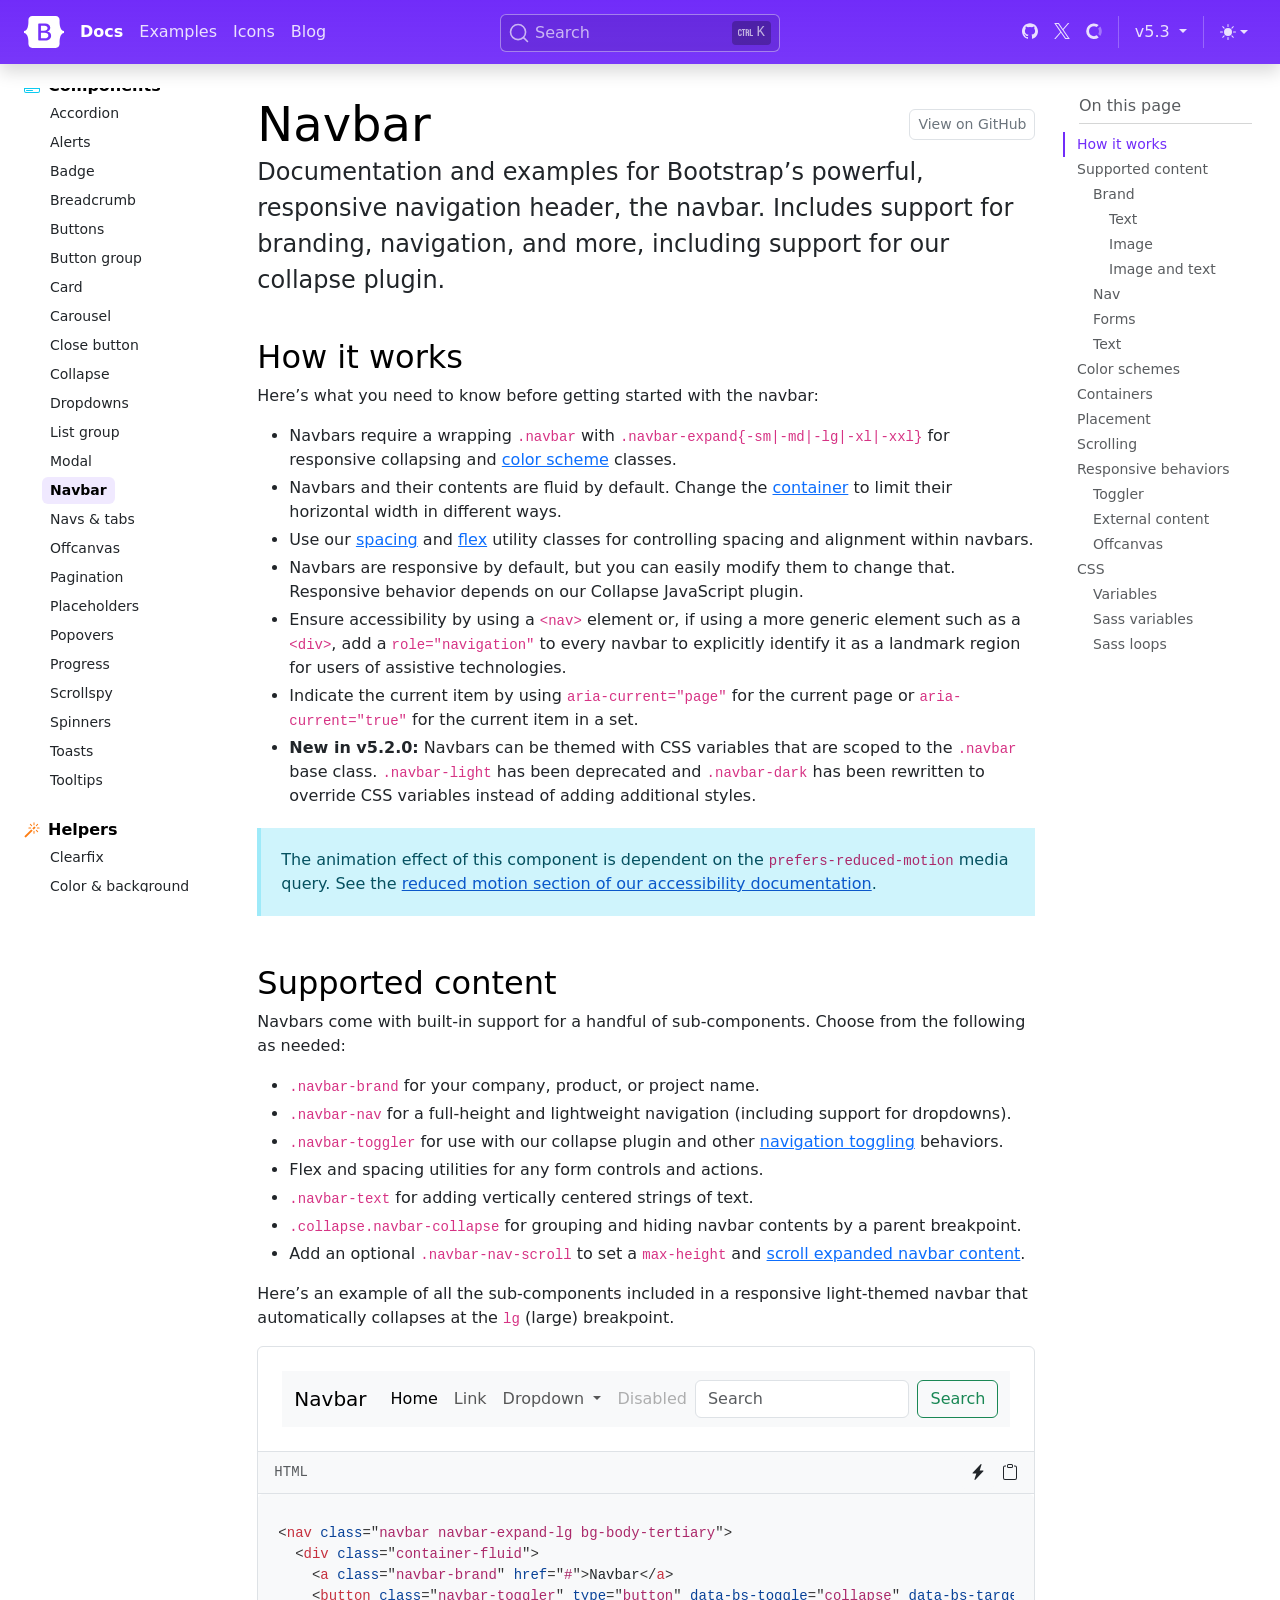
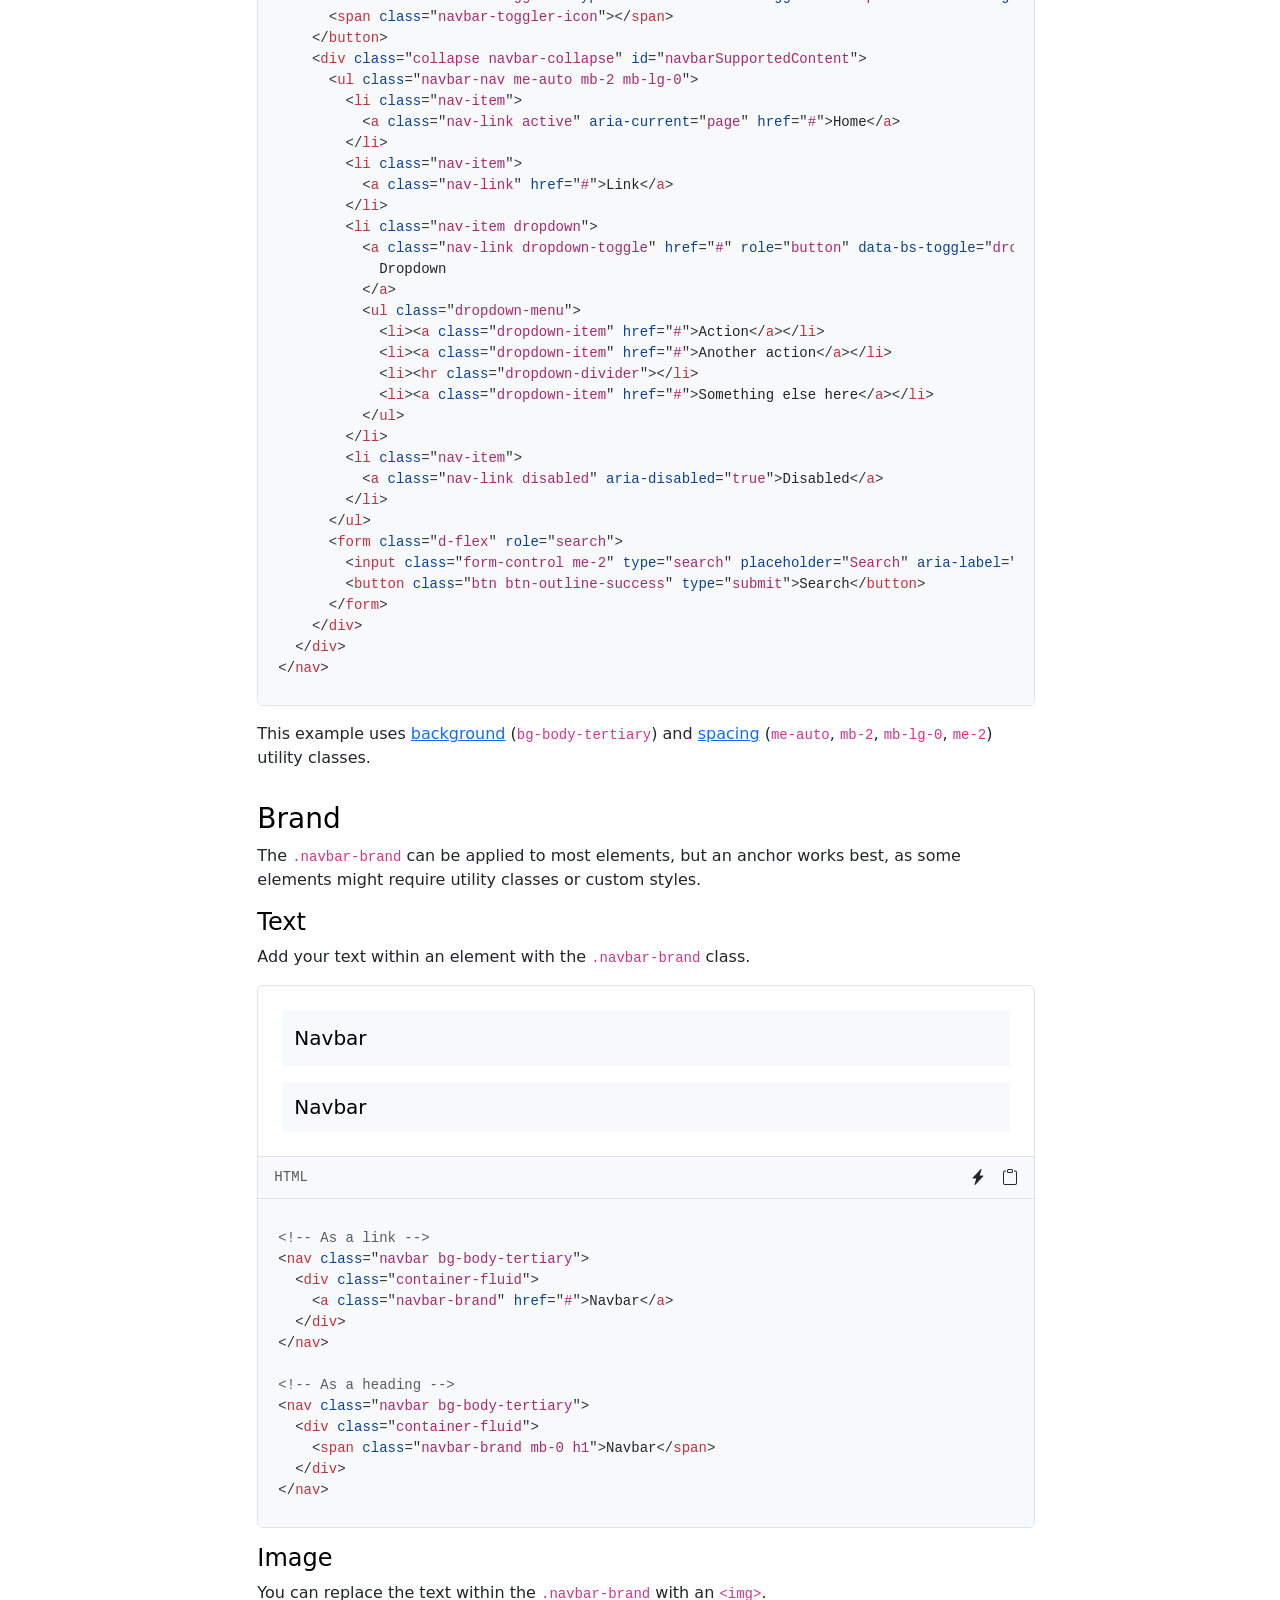
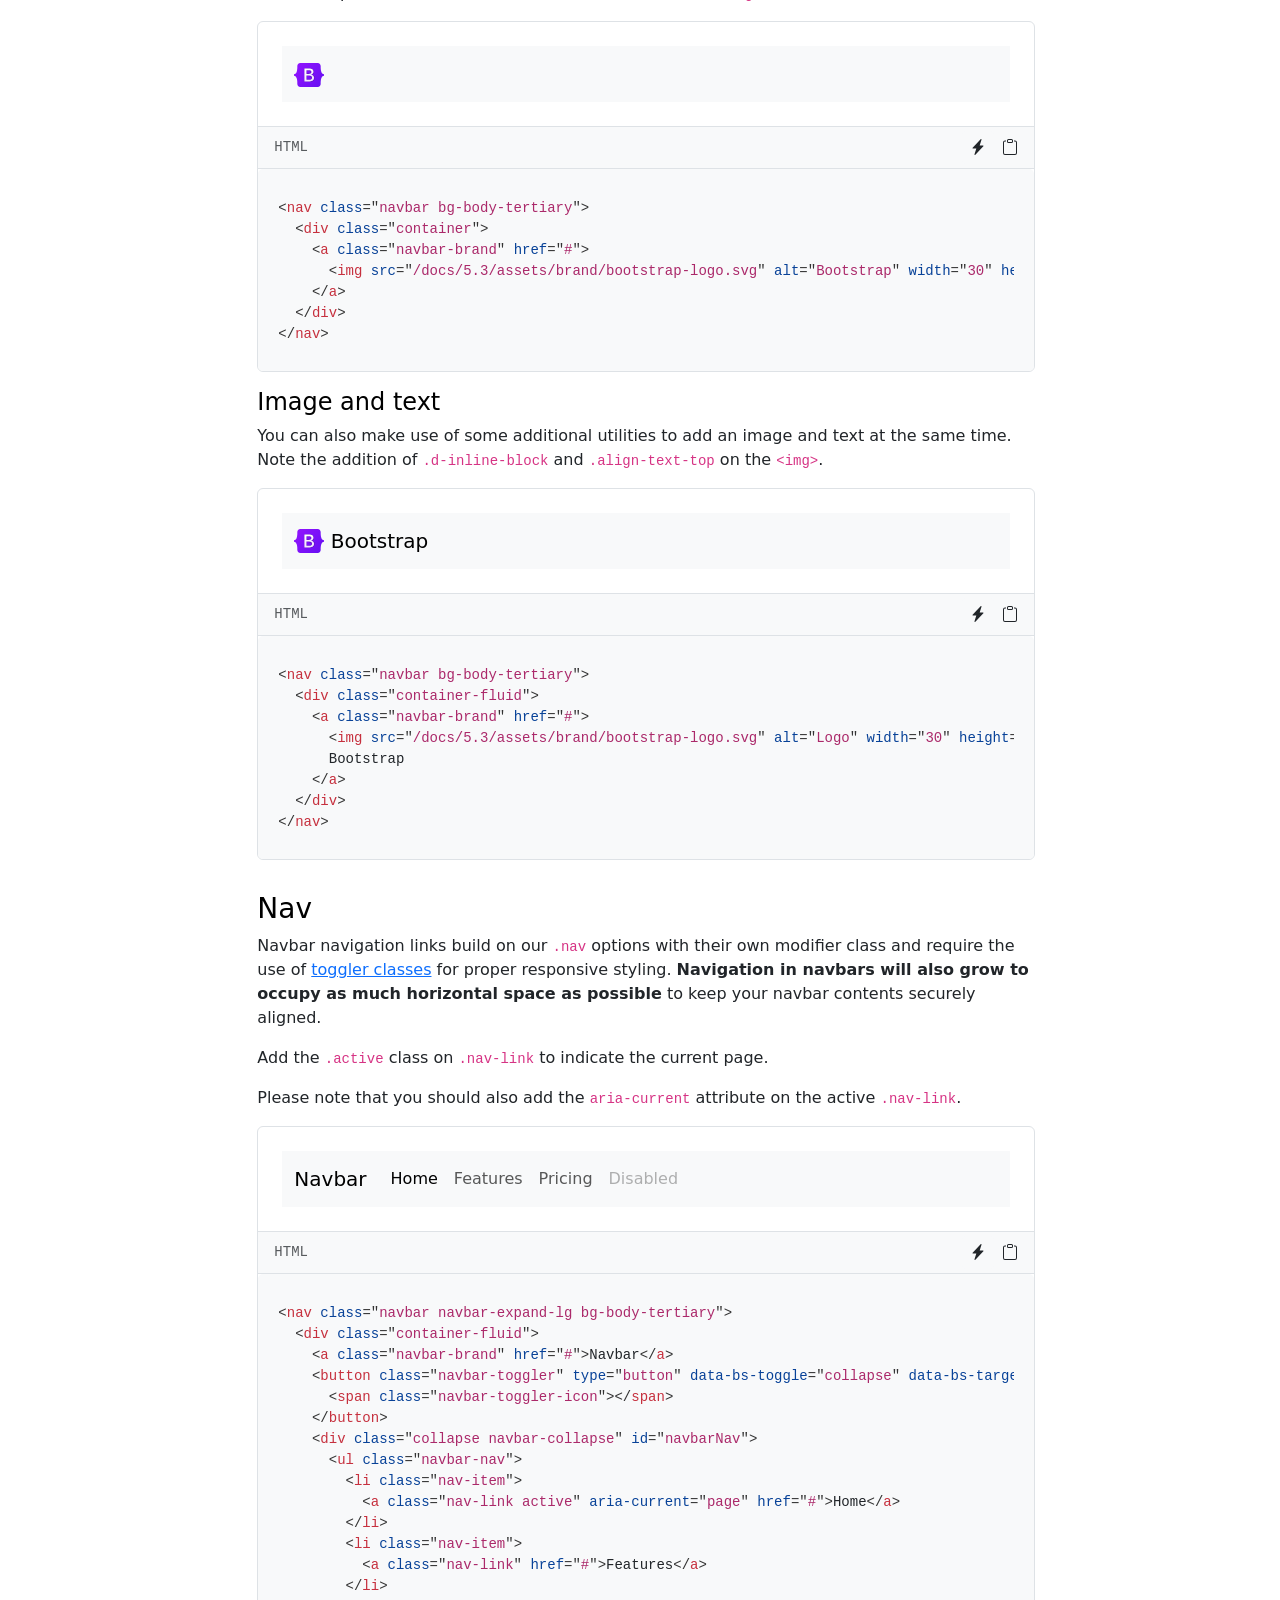
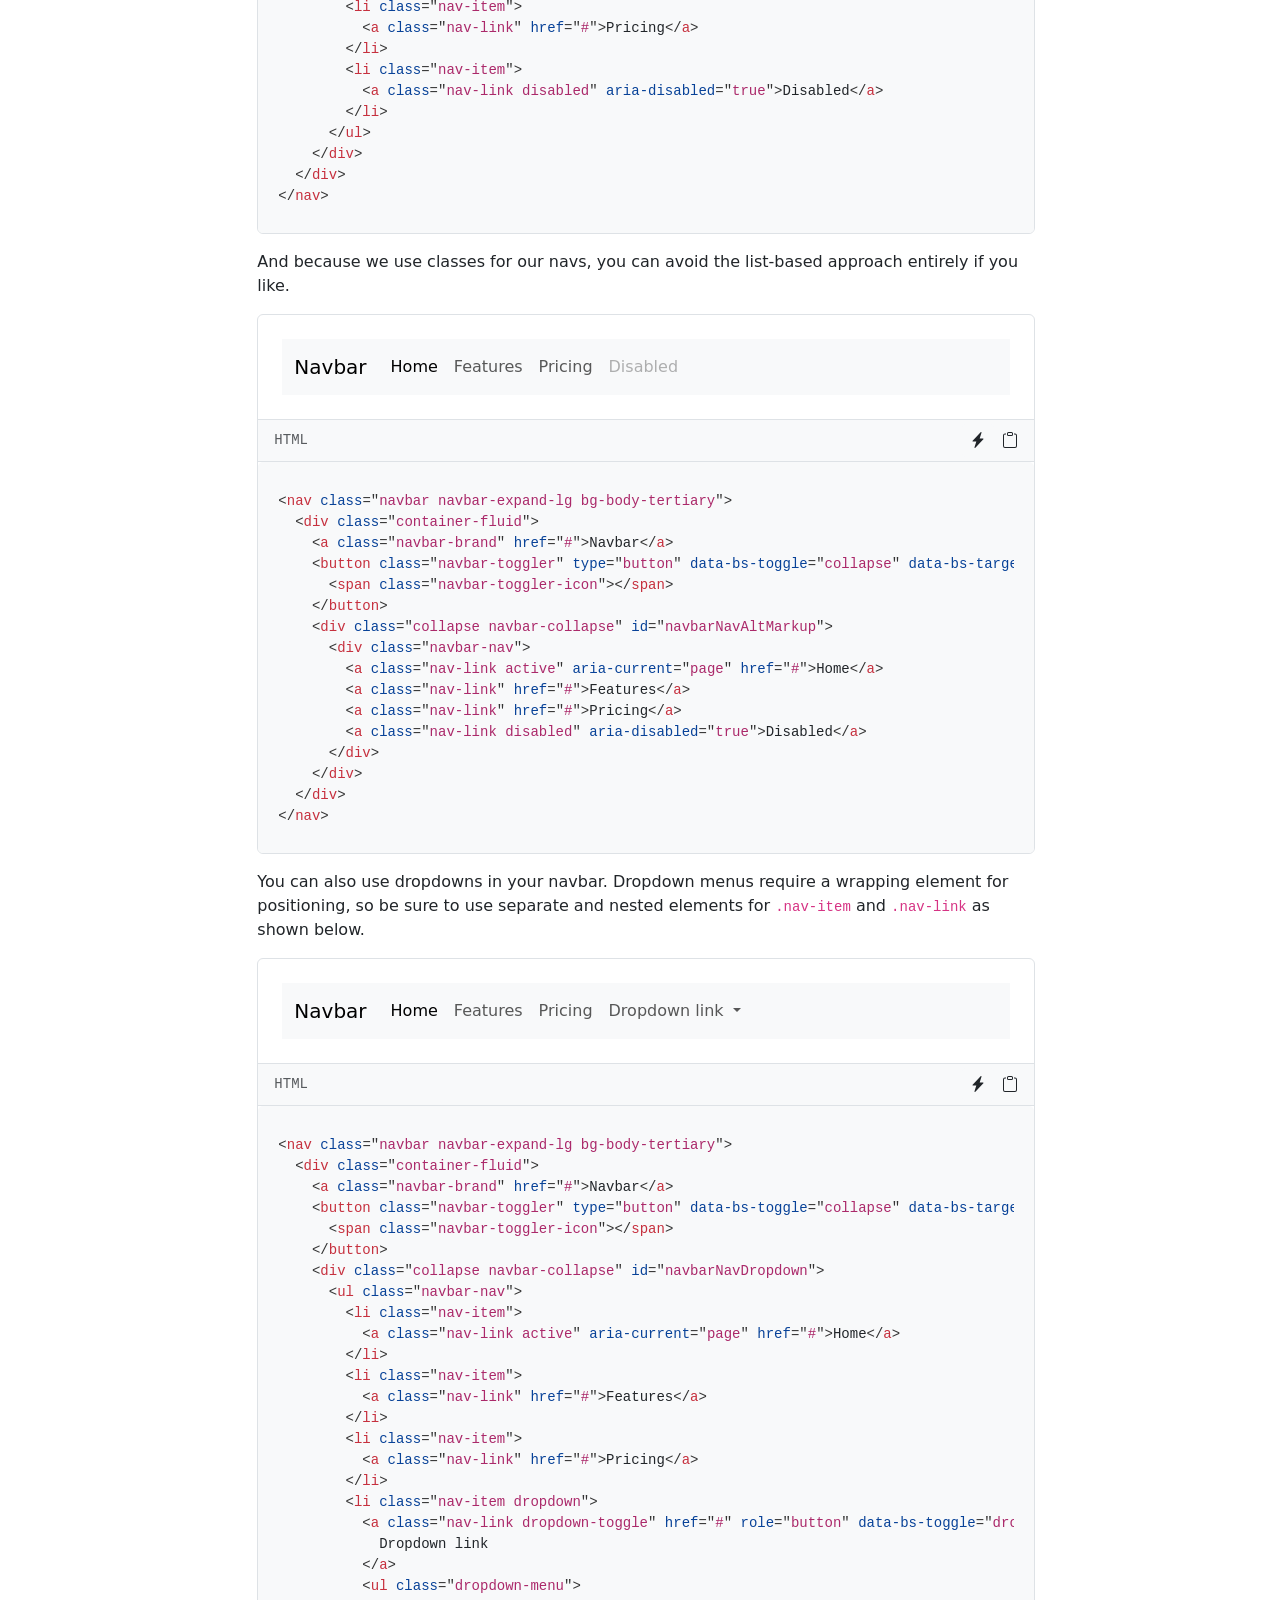
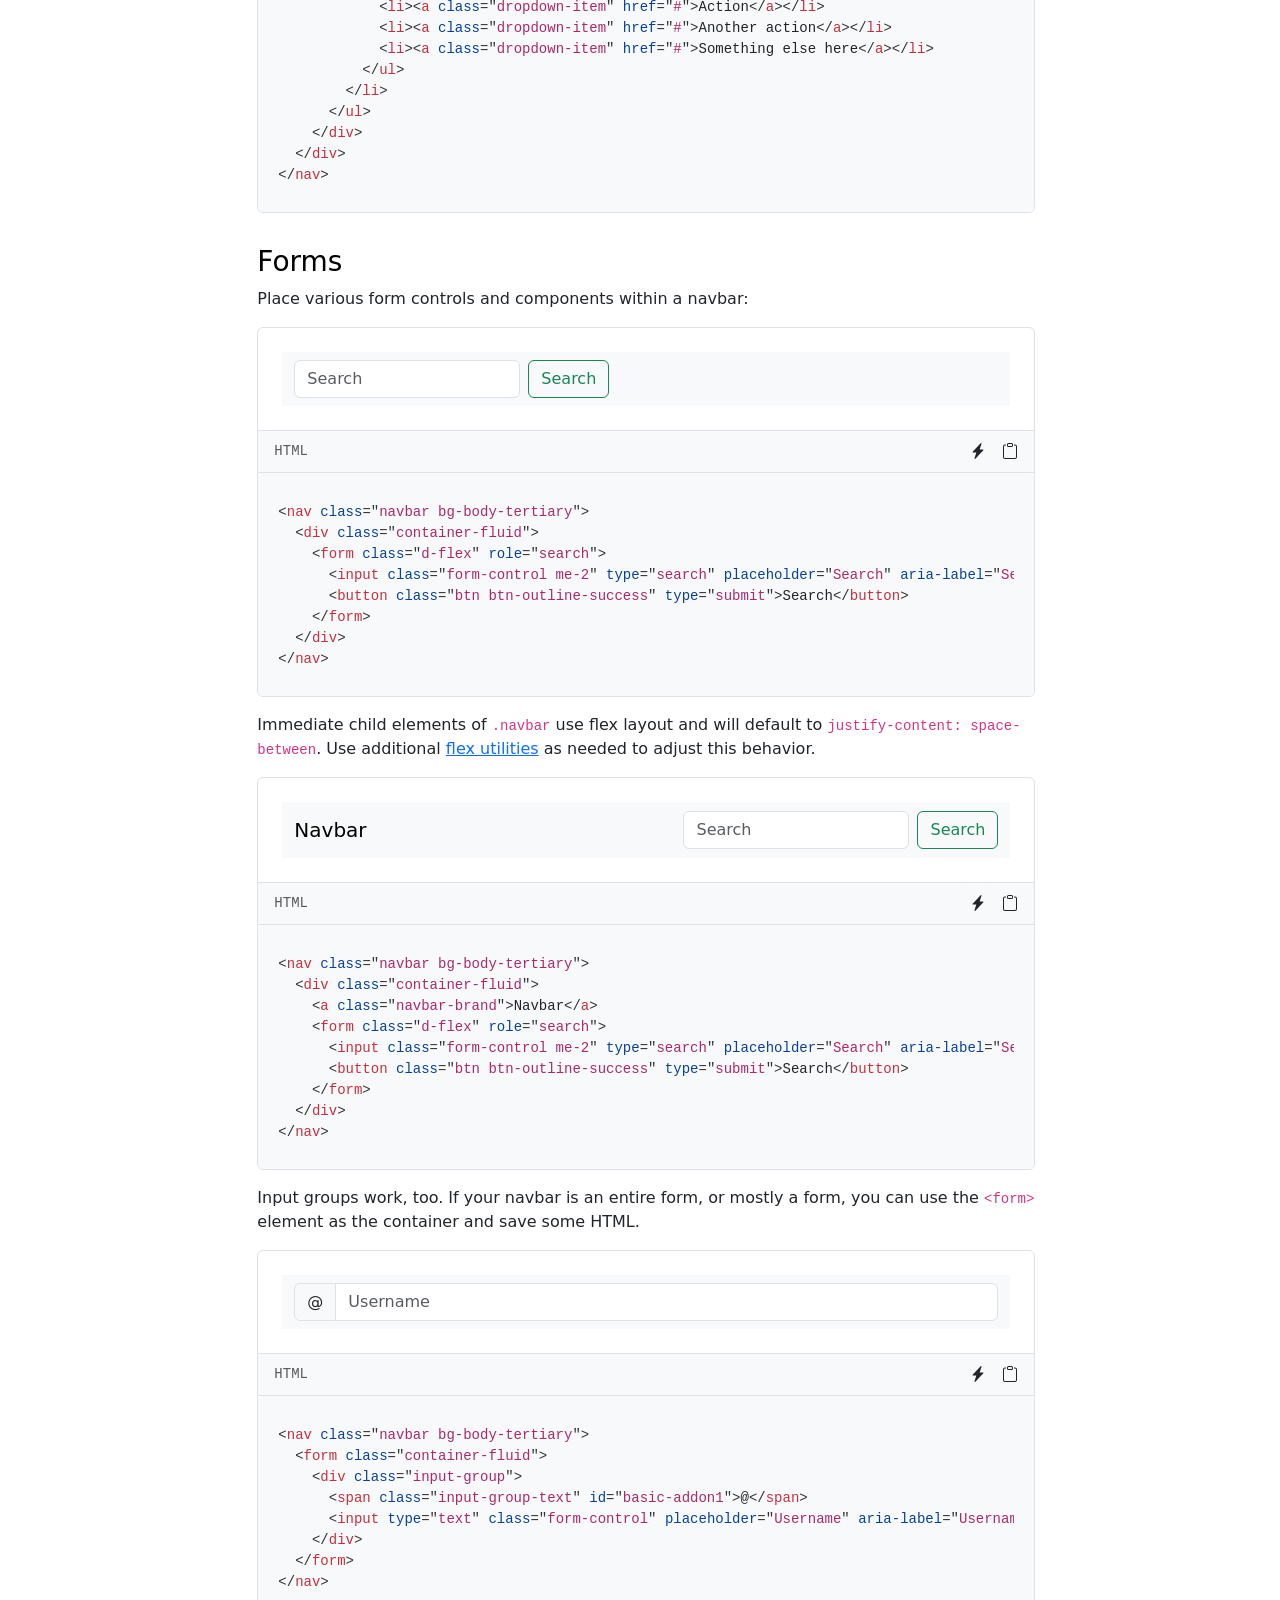
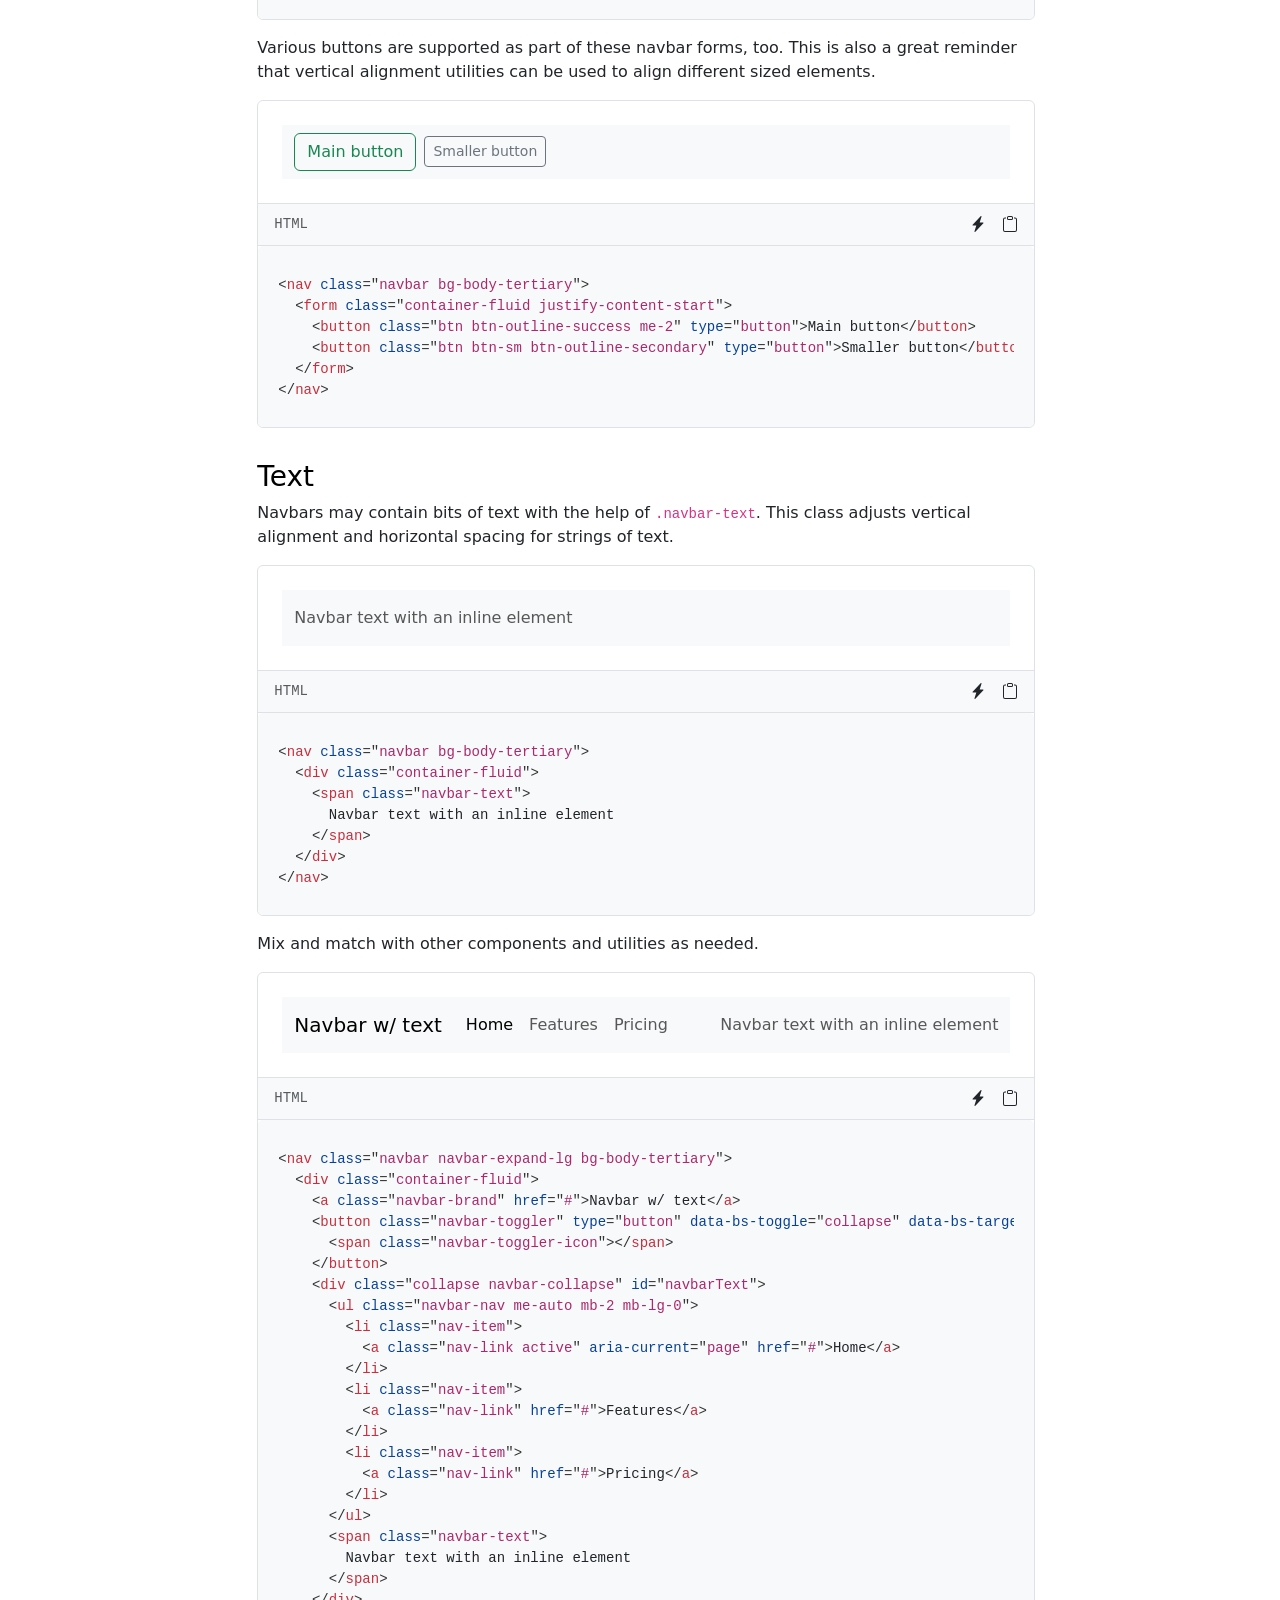
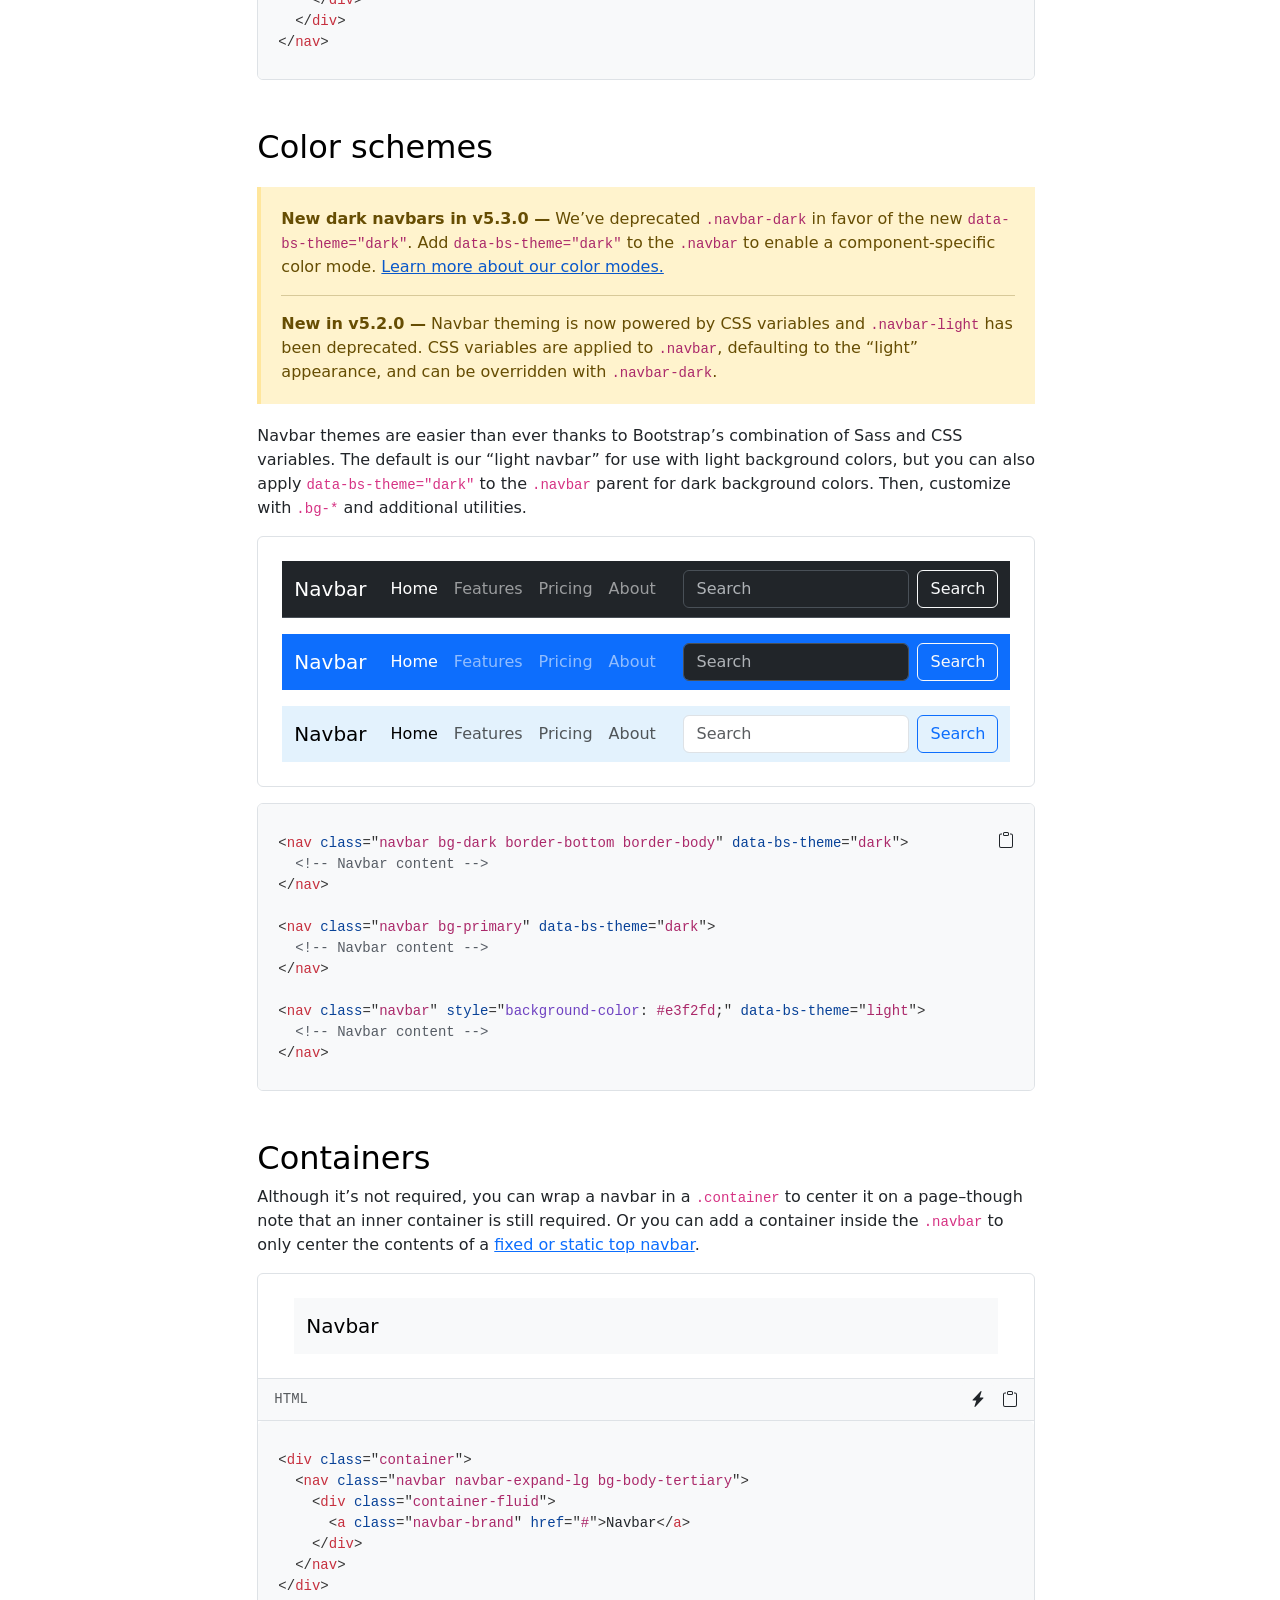
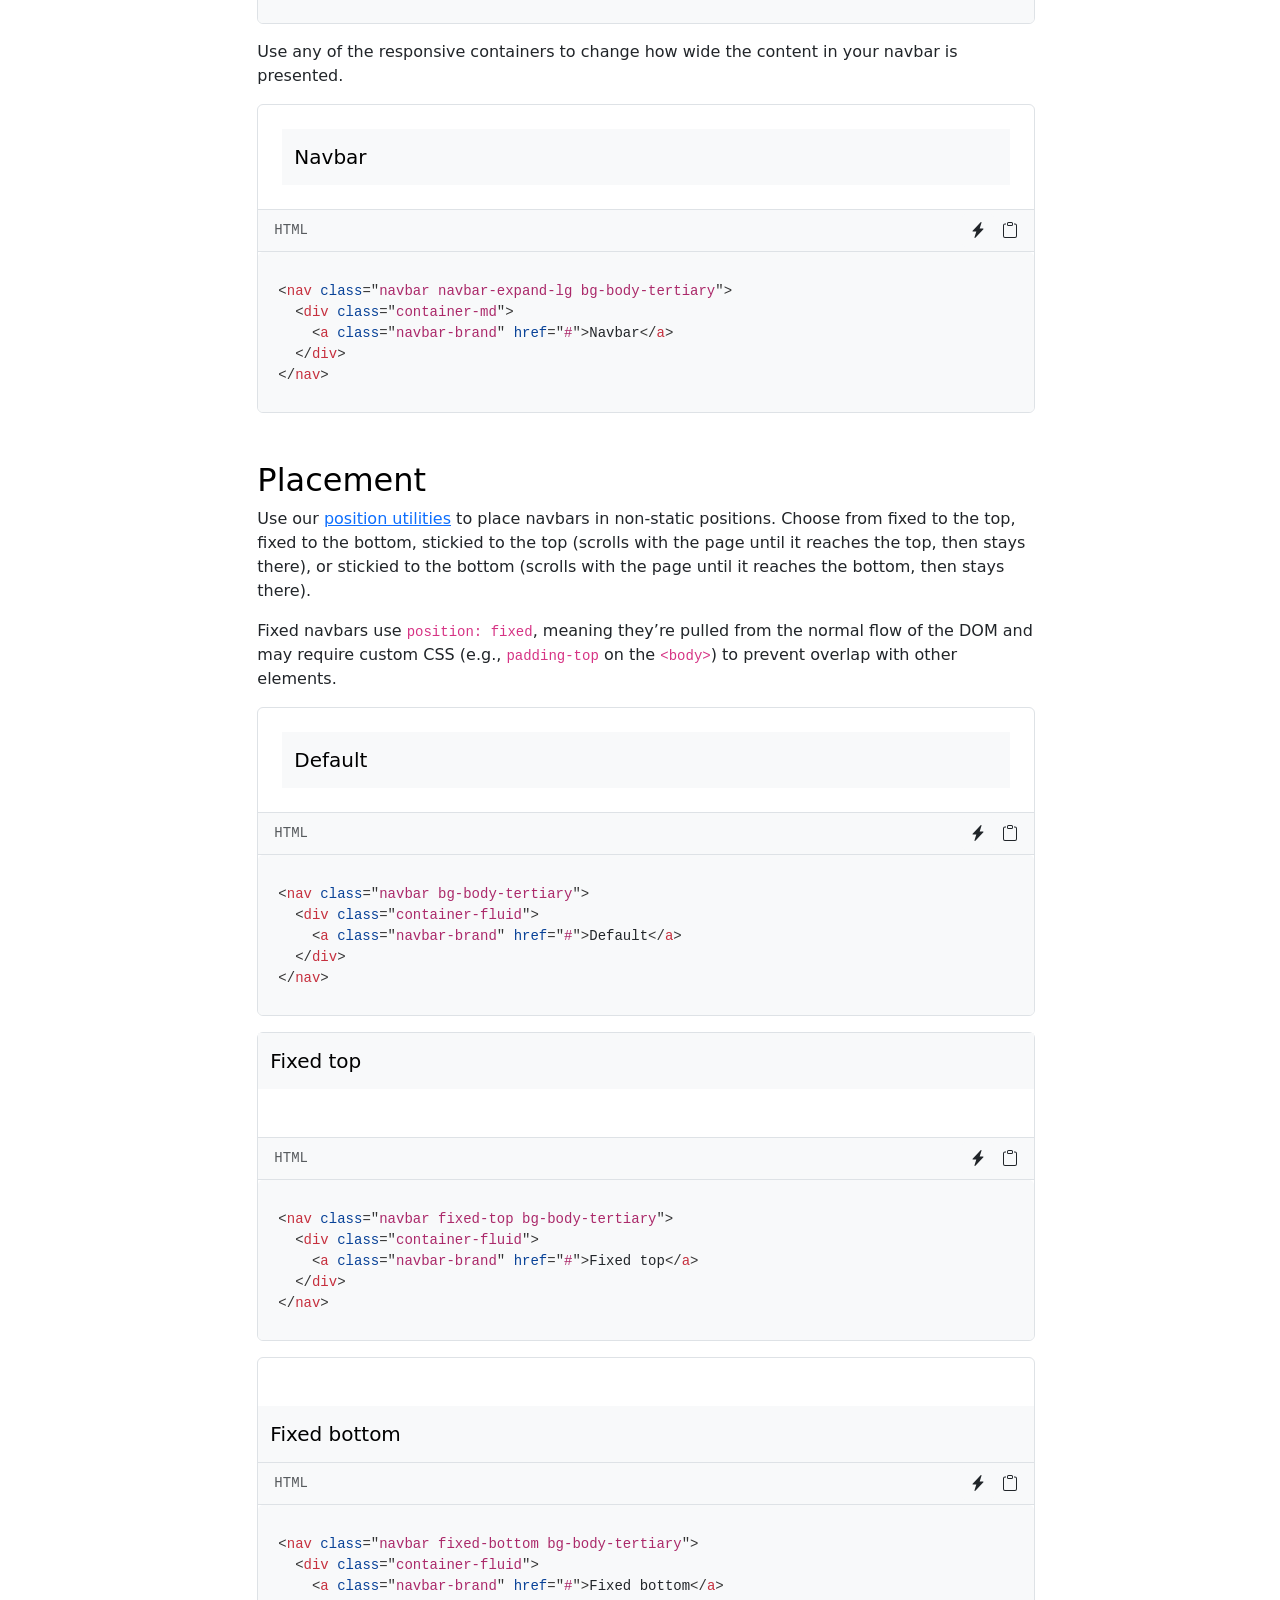
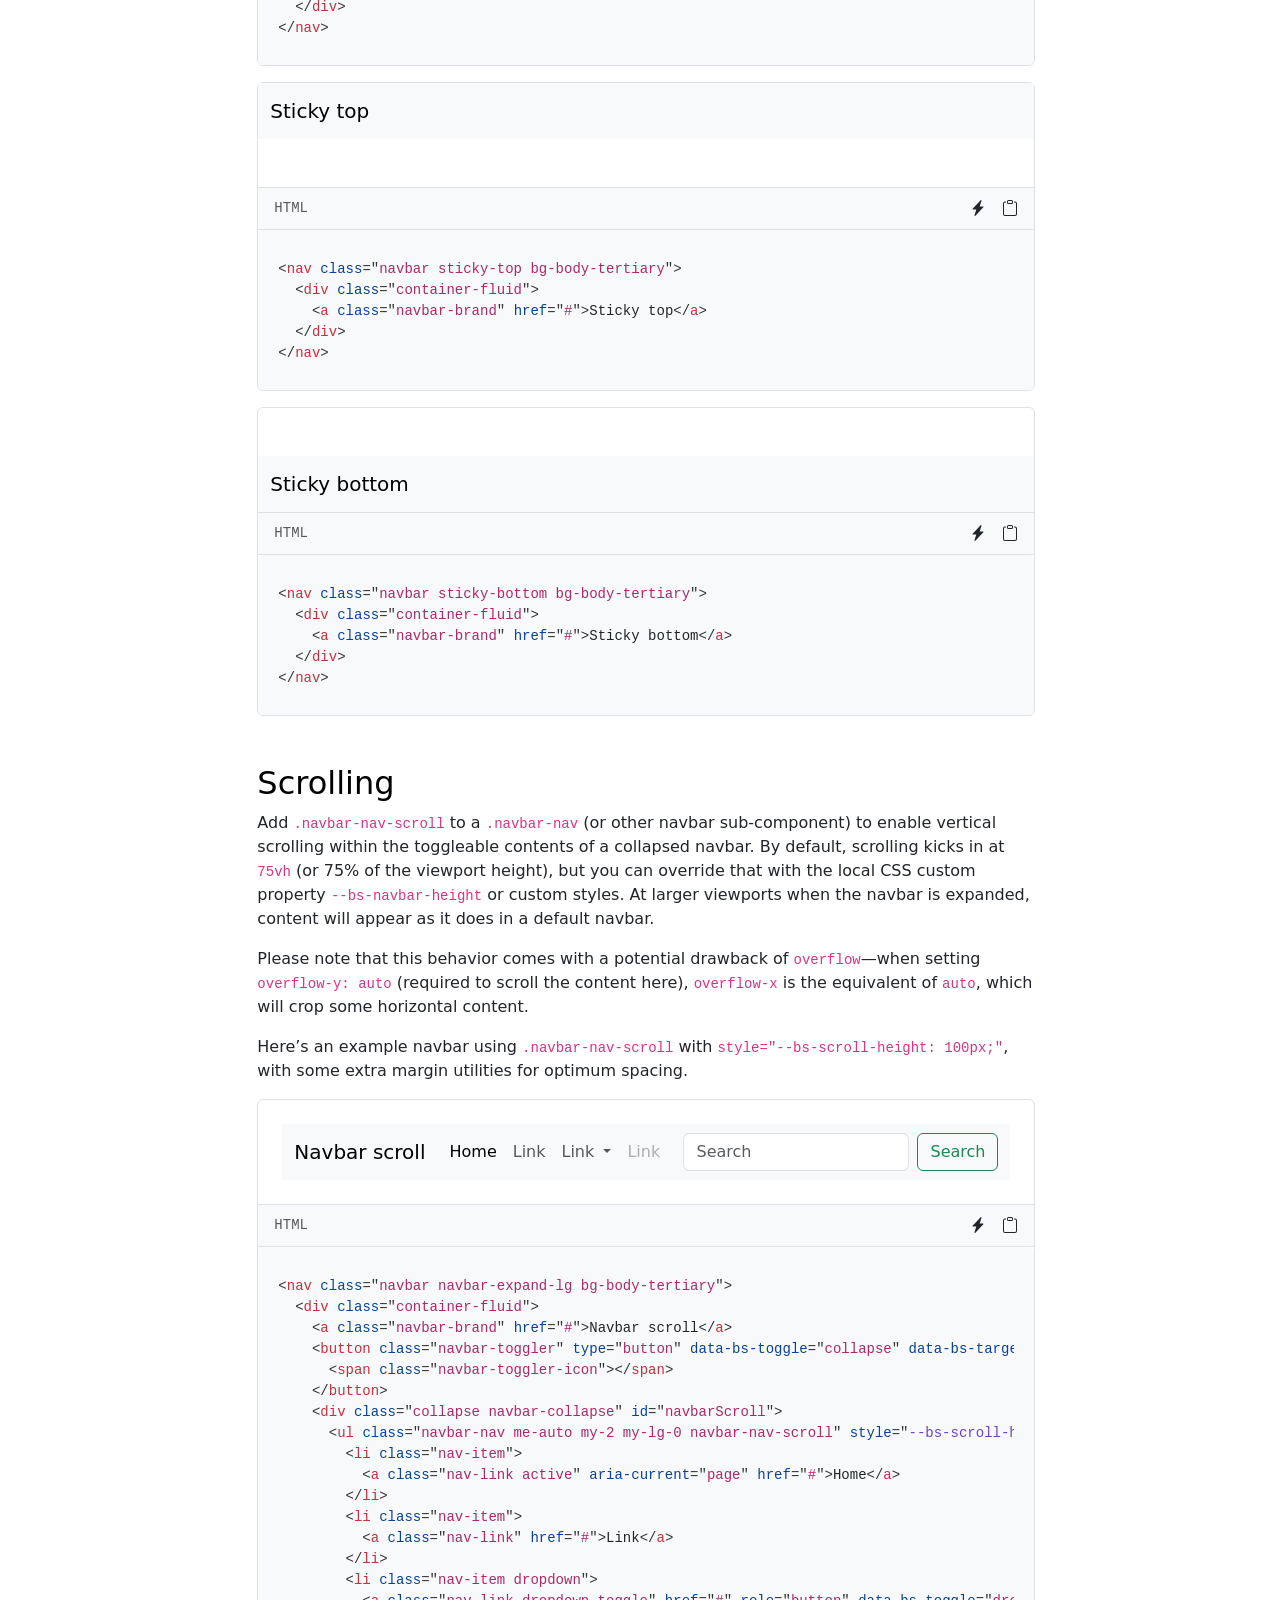
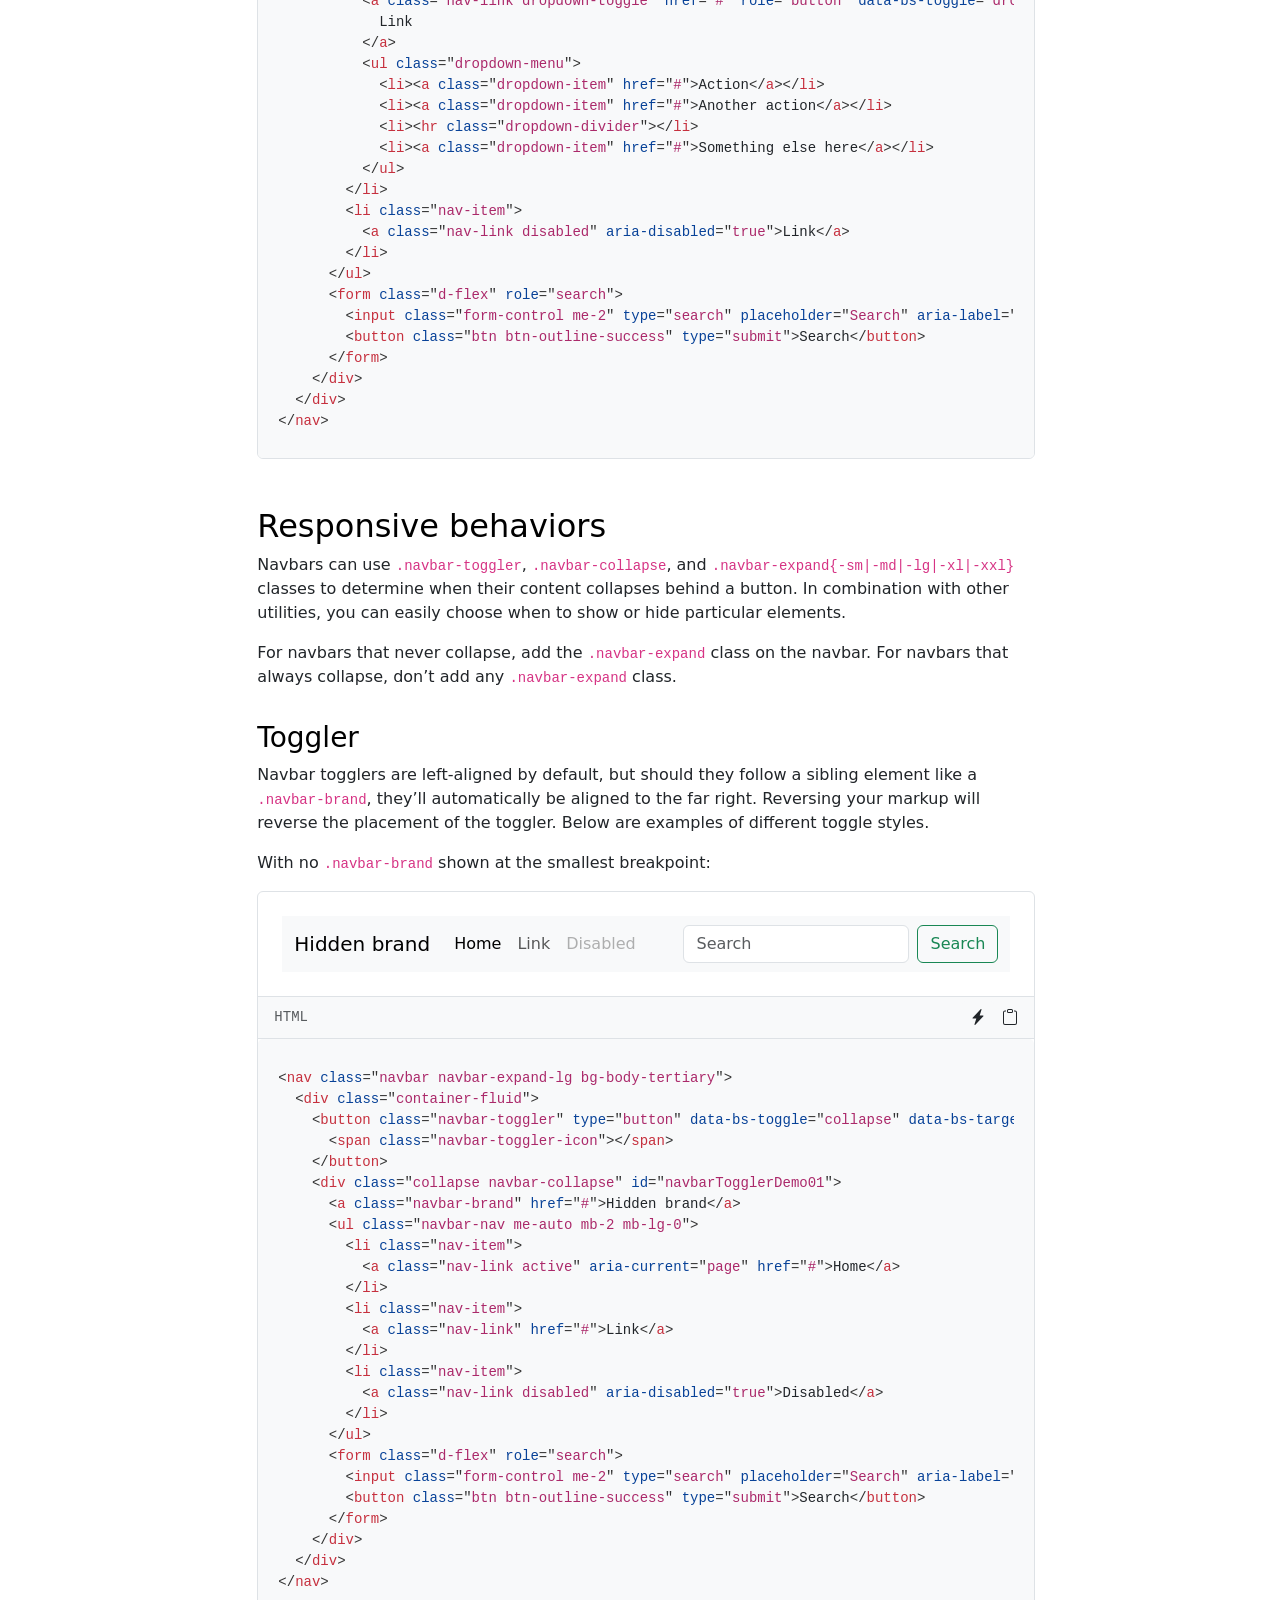
<file: images/Navbar · Bootstrap v5.3.html>
<!DOCTYPE html>
<!-- saved from url=(0065)https://getbootstrap.com/docs/5.3/components/navbar/#how-it-works -->
<html lang="en" data-bs-theme="dark"><head><meta http-equiv="Content-Type" content="text/html; charset=UTF-8"><meta name="viewport" content="width=device-width, initial-scale=1"><meta name="description" content="Documentation and examples for Bootstrap’s powerful, responsive navigation header, the navbar. Includes support for branding, navigation, and more, including support for our collapse plugin."><meta name="author" content="Mark Otto, Jacob Thornton, and Bootstrap contributors"><meta name="generator" content="Astro v5.13.2"><meta name="docsearch:language" content="en"><meta name="docsearch:version" content="5.3"><link rel="canonical" href="https://getbootstrap.com/docs/5.3/components/navbar/"><link rel="preconnect" href="https://ak7kmzkzhq-dsn.algolia.net/" crossorigin=""><title>Navbar · Bootstrap v5.3</title><script src="./Navbar · Bootstrap v5.3_files/color-modes.js.download"></script><link href="./Navbar · Bootstrap v5.3_files/bootstrap.min.css" rel="stylesheet" integrity="sha384-sRIl4kxILFvY47J16cr9ZwB07vP4J8+LH7qKQnuqkuIAvNWLzeN8tE5YBujZqJLB">
  <link rel="apple-touch-icon" href="https://getbootstrap.com/docs/5.3/assets/img/favicons/apple-touch-icon.png" sizes="180x180"><link rel="icon" href="https://getbootstrap.com/docs/5.3/assets/img/favicons/favicon-32x32.png" sizes="32x32" type="image/png"><link rel="icon" href="https://getbootstrap.com/docs/5.3/assets/img/favicons/favicon-16x16.png" sizes="16x16" type="image/png"><link rel="manifest" href="https://getbootstrap.com/docs/5.3/assets/img/favicons/manifest.json"><link rel="mask-icon" href="https://getbootstrap.com/docs/5.3/assets/img/favicons/safari-pinned-tab.svg" color="#712cf9"><link rel="icon" href="https://getbootstrap.com/docs/5.3/assets/img/favicons/favicon.ico"><meta name="theme-color" content="#712cf9"><meta name="twitter:card" content="summary_large_image"><meta name="twitter:site" content="@getbootstrap"><meta name="twitter:creator" content="@getbootstrap"><meta property="og:url" content="https://getbootstrap.com/docs/5.3/components/navbar/"><meta property="og:title" content="Navbar"><meta property="og:description" content="Documentation and examples for Bootstrap’s powerful, responsive navigation header, the navbar. Includes support for branding, navigation, and more, including support for our collapse plugin."><meta property="og:type" content="article"><meta property="og:image" content="https://getbootstrap.com/docs/5.3/assets/brand/bootstrap-social.png"><meta property="og:image:type" content="image/png"><meta property="og:image:width" content="2000"><meta property="og:image:height" content="1000"><script defer="" src="./Navbar · Bootstrap v5.3_files/script.js.download" data-site="ITUSEYJG"></script><link rel="stylesheet" href="./Navbar · Bootstrap v5.3_files/_slug_.CJzlHdSW.css"><style type="text/css" id="country-flag-fixer-ext-head">
  @font-face {
    font-family: "Twemoji Country Flags";
    font-style: normal;
    src: url('chrome-extension://jhcpefjbhmbkgjgipkhndplfbhdecijh/assets/TwemojiCountryFlags.woff2') format('woff2');
    unicode-range: U+1F1E6-1F1FF, U+1F3F4, U+E0062-E0063, U+E0065, U+E0067, U+E006C, U+E006E, U+E0073-E0074, U+E0077, U+E007F;
  }

  @font-face {
    font-family: "Twemoji Country Flags";
    font-style: italic; /* Defined to prevent italic styled flags */
    src: url('chrome-extension://jhcpefjbhmbkgjgipkhndplfbhdecijh/assets/TwemojiCountryFlags.woff2') format('woff2');
    unicode-range: U+1F1E6-1F1FF, U+1F3F4, U+E0062-E0063, U+E0065, U+E0067, U+E006C, U+E006E, U+E0073-E0074, U+E0077, U+E007F;
  }
</style><style type="text/css" id="country-flag-fixer-ext">body { font-family: 'Twemoji Country Flags', var(--bs-body-font-family) !important; }
code, kbd, pre, samp { font-family: 'Twemoji Country Flags', var(--bs-font-monospace) !important; }
.btn { font-family: 'Twemoji Country Flags', var(--bs-btn-font-family) !important; }
.tooltip { font-family: 'Twemoji Country Flags', var(--bs-font-sans-serif) !important; }
.popover { font-family: 'Twemoji Country Flags', var(--bs-font-sans-serif) !important; }
.font-monospace { font-family: 'Twemoji Country Flags', var(--bs-font-monospace) !important; }
</style></head> <body data-bs-spy="scroll" data-bs-target="#TableOfContents" cz-shortcut-listen="true"> <div class="skippy visually-hidden-focusable overflow-hidden"> <div class="container-xl"> <a class="d-inline-flex p-2 m-1" href="https://getbootstrap.com/docs/5.3/components/navbar/#content">Skip to main content</a> <a class="d-none d-md-inline-flex p-2 m-1" href="https://getbootstrap.com/docs/5.3/components/navbar/#bd-docs-nav">
Skip to docs navigation
</a> </div> </div> <svg xmlns="http://www.w3.org/2000/svg" class="d-none"> <symbol id="arrow-right" viewBox="0 0 16 16"> <path fill-rule="evenodd" d="M1 8a.5.5 0 0 1 .5-.5h11.793l-3.147-3.146a.5.5 0 0 1 .708-.708l4 4a.5.5 0 0 1 0 .708l-4 4a.5.5 0 0 1-.708-.708L13.293 8.5H1.5A.5.5 0 0 1 1 8z"></path> </symbol> <symbol id="arrow-right-short" viewBox="0 0 16 16"> <path fill-rule="evenodd" d="M4 8a.5.5 0 0 1 .5-.5h5.793L8.146 5.354a.5.5 0 1 1 .708-.708l3 3a.5.5 0 0 1 0 .708l-3 3a.5.5 0 0 1-.708-.708L10.293 8.5H4.5A.5.5 0 0 1 4 8"></path> </symbol> <symbol id="book-half" viewBox="0 0 16 16"> <path d="M8.5 2.687c.654-.689 1.782-.886 3.112-.752 1.234.124 2.503.523 3.388.893v9.923c-.918-.35-2.107-.692-3.287-.81-1.094-.111-2.278-.039-3.213.492V2.687zM8 1.783C7.015.936 5.587.81 4.287.94c-1.514.153-3.042.672-3.994 1.105A.5.5 0 0 0 0 2.5v11a.5.5 0 0 0 .707.455c.882-.4 2.303-.881 3.68-1.02 1.409-.142 2.59.087 3.223.877a.5.5 0 0 0 .78 0c.633-.79 1.814-1.019 3.222-.877 1.378.139 2.8.62 3.681 1.02A.5.5 0 0 0 16 13.5v-11a.5.5 0 0 0-.293-.455c-.952-.433-2.48-.952-3.994-1.105C10.413.809 8.985.936 8 1.783z"></path> </symbol> <symbol id="box-seam" viewBox="0 0 16 16"> <path d="M8.186 1.113a.5.5 0 0 0-.372 0L1.846 3.5l2.404.961L10.404 2l-2.218-.887zm3.564 1.426L5.596 5 8 5.961 14.154 3.5l-2.404-.961zm3.25 1.7-6.5 2.6v7.922l6.5-2.6V4.24zM7.5 14.762V6.838L1 4.239v7.923l6.5 2.6zM7.443.184a1.5 1.5 0 0 1 1.114 0l7.129 2.852A.5.5 0 0 1 16 3.5v8.662a1 1 0 0 1-.629.928l-7.185 2.874a.5.5 0 0 1-.372 0L.63 13.09a1 1 0 0 1-.63-.928V3.5a.5.5 0 0 1 .314-.464L7.443.184z"></path> </symbol> <symbol id="braces" viewBox="0 0 16 16"> <path d="M2.114 8.063V7.9c1.005-.102 1.497-.615 1.497-1.6V4.503c0-1.094.39-1.538 1.354-1.538h.273V2h-.376C3.25 2 2.49 2.759 2.49 4.352v1.524c0 1.094-.376 1.456-1.49 1.456v1.299c1.114 0 1.49.362 1.49 1.456v1.524c0 1.593.759 2.352 2.372 2.352h.376v-.964h-.273c-.964 0-1.354-.444-1.354-1.538V9.663c0-.984-.492-1.497-1.497-1.6zM13.886 7.9v.163c-1.005.103-1.497.616-1.497 1.6v1.798c0 1.094-.39 1.538-1.354 1.538h-.273v.964h.376c1.613 0 2.372-.759 2.372-2.352v-1.524c0-1.094.376-1.456 1.49-1.456V7.332c-1.114 0-1.49-.362-1.49-1.456V4.352C13.51 2.759 12.75 2 11.138 2h-.376v.964h.273c.964 0 1.354.444 1.354 1.538V6.3c0 .984.492 1.497 1.497 1.6z"></path> </symbol> <symbol id="braces-asterisk" viewBox="0 0 16 16"> <path fill-rule="evenodd" d="M1.114 8.063V7.9c1.005-.102 1.497-.615 1.497-1.6V4.503c0-1.094.39-1.538 1.354-1.538h.273V2h-.376C2.25 2 1.49 2.759 1.49 4.352v1.524c0 1.094-.376 1.456-1.49 1.456v1.299c1.114 0 1.49.362 1.49 1.456v1.524c0 1.593.759 2.352 2.372 2.352h.376v-.964h-.273c-.964 0-1.354-.444-1.354-1.538V9.663c0-.984-.492-1.497-1.497-1.6ZM14.886 7.9v.164c-1.005.103-1.497.616-1.497 1.6v1.798c0 1.094-.39 1.538-1.354 1.538h-.273v.964h.376c1.613 0 2.372-.759 2.372-2.352v-1.524c0-1.094.376-1.456 1.49-1.456v-1.3c-1.114 0-1.49-.362-1.49-1.456V4.352C14.51 2.759 13.75 2 12.138 2h-.376v.964h.273c.964 0 1.354.444 1.354 1.538V6.3c0 .984.492 1.497 1.497 1.6ZM7.5 11.5V9.207l-1.621 1.621-.707-.707L6.792 8.5H4.5v-1h2.293L5.172 5.879l.707-.707L7.5 6.792V4.5h1v2.293l1.621-1.621.707.707L9.208 7.5H11.5v1H9.207l1.621 1.621-.707.707L8.5 9.208V11.5h-1Z"></path> </symbol> <symbol id="check2" viewBox="0 0 16 16"> <path d="M13.854 3.646a.5.5 0 0 1 0 .708l-7 7a.5.5 0 0 1-.708 0l-3.5-3.5a.5.5 0 1 1 .708-.708L6.5 10.293l6.646-6.647a.5.5 0 0 1 .708 0z"></path> </symbol> <symbol id="chevron-expand" viewBox="0 0 16 16"> <path fill-rule="evenodd" d="M3.646 9.146a.5.5 0 0 1 .708 0L8 12.793l3.646-3.647a.5.5 0 0 1 .708.708l-4 4a.5.5 0 0 1-.708 0l-4-4a.5.5 0 0 1 0-.708zm0-2.292a.5.5 0 0 0 .708 0L8 3.207l3.646 3.647a.5.5 0 0 0 .708-.708l-4-4a.5.5 0 0 0-.708 0l-4 4a.5.5 0 0 0 0 .708z"></path> </symbol> <symbol id="circle-half" viewBox="0 0 16 16"> <path d="M8 15A7 7 0 1 0 8 1v14zm0 1A8 8 0 1 1 8 0a8 8 0 0 1 0 16z"></path> </symbol> <symbol id="clipboard" viewBox="0 0 16 16"> <path d="M4 1.5H3a2 2 0 0 0-2 2V14a2 2 0 0 0 2 2h10a2 2 0 0 0 2-2V3.5a2 2 0 0 0-2-2h-1v1h1a1 1 0 0 1 1 1V14a1 1 0 0 1-1 1H3a1 1 0 0 1-1-1V3.5a1 1 0 0 1 1-1h1v-1z"></path> <path d="M9.5 1a.5.5 0 0 1 .5.5v1a.5.5 0 0 1-.5.5h-3a.5.5 0 0 1-.5-.5v-1a.5.5 0 0 1 .5-.5h3zm-3-1A1.5 1.5 0 0 0 5 1.5v1A1.5 1.5 0 0 0 6.5 4h3A1.5 1.5 0 0 0 11 2.5v-1A1.5 1.5 0 0 0 9.5 0h-3z"></path> </symbol> <symbol id="code" viewBox="0 0 16 16"> <path d="M5.854 4.854a.5.5 0 1 0-.708-.708l-3.5 3.5a.5.5 0 0 0 0 .708l3.5 3.5a.5.5 0 0 0 .708-.708L2.707 8l3.147-3.146zm4.292 0a.5.5 0 0 1 .708-.708l3.5 3.5a.5.5 0 0 1 0 .708l-3.5 3.5a.5.5 0 0 1-.708-.708L13.293 8l-3.147-3.146z"></path> </symbol> <symbol id="file-earmark-richtext" viewBox="0 0 16 16"> <path d="M14 4.5V14a2 2 0 0 1-2 2H4a2 2 0 0 1-2-2V2a2 2 0 0 1 2-2h5.5L14 4.5zm-3 0A1.5 1.5 0 0 1 9.5 3V1H4a1 1 0 0 0-1 1v12a1 1 0 0 0 1 1h8a1 1 0 0 0 1-1V4.5h-2z"></path> <path d="M4.5 12.5A.5.5 0 0 1 5 12h3a.5.5 0 0 1 0 1H5a.5.5 0 0 1-.5-.5zm0-2A.5.5 0 0 1 5 10h6a.5.5 0 0 1 0 1H5a.5.5 0 0 1-.5-.5zm1.639-3.708 1.33.886 1.854-1.855a.25.25 0 0 1 .289-.047l1.888.974V8.5a.5.5 0 0 1-.5.5H5a.5.5 0 0 1-.5-.5V8s1.54-1.274 1.639-1.208zM6.25 6a.75.75 0 1 0 0-1.5.75.75 0 0 0 0 1.5z"></path> </symbol> <symbol id="globe2" viewBox="0 0 16 16"> <path d="M0 8a8 8 0 1 1 16 0A8 8 0 0 1 0 8zm7.5-6.923c-.67.204-1.335.82-1.887 1.855-.143.268-.276.56-.395.872.705.157 1.472.257 2.282.287V1.077zM4.249 3.539c.142-.384.304-.744.481-1.078a6.7 6.7 0 0 1 .597-.933A7.01 7.01 0 0 0 3.051 3.05c.362.184.763.349 1.198.49zM3.509 7.5c.036-1.07.188-2.087.436-3.008a9.124 9.124 0 0 1-1.565-.667A6.964 6.964 0 0 0 1.018 7.5h2.49zm1.4-2.741a12.344 12.344 0 0 0-.4 2.741H7.5V5.091c-.91-.03-1.783-.145-2.591-.332zM8.5 5.09V7.5h2.99a12.342 12.342 0 0 0-.399-2.741c-.808.187-1.681.301-2.591.332zM4.51 8.5c.035.987.176 1.914.399 2.741A13.612 13.612 0 0 1 7.5 10.91V8.5H4.51zm3.99 0v2.409c.91.03 1.783.145 2.591.332.223-.827.364-1.754.4-2.741H8.5zm-3.282 3.696c.12.312.252.604.395.872.552 1.035 1.218 1.65 1.887 1.855V11.91c-.81.03-1.577.13-2.282.287zm.11 2.276a6.696 6.696 0 0 1-.598-.933 8.853 8.853 0 0 1-.481-1.079 8.38 8.38 0 0 0-1.198.49 7.01 7.01 0 0 0 2.276 1.522zm-1.383-2.964A13.36 13.36 0 0 1 3.508 8.5h-2.49a6.963 6.963 0 0 0 1.362 3.675c.47-.258.995-.482 1.565-.667zm6.728 2.964a7.009 7.009 0 0 0 2.275-1.521 8.376 8.376 0 0 0-1.197-.49 8.853 8.853 0 0 1-.481 1.078 6.688 6.688 0 0 1-.597.933zM8.5 11.909v3.014c.67-.204 1.335-.82 1.887-1.855.143-.268.276-.56.395-.872A12.63 12.63 0 0 0 8.5 11.91zm3.555-.401c.57.185 1.095.409 1.565.667A6.963 6.963 0 0 0 14.982 8.5h-2.49a13.36 13.36 0 0 1-.437 3.008zM14.982 7.5a6.963 6.963 0 0 0-1.362-3.675c-.47.258-.995.482-1.565.667.248.92.4 1.938.437 3.008h2.49zM11.27 2.461c.177.334.339.694.482 1.078a8.368 8.368 0 0 0 1.196-.49 7.01 7.01 0 0 0-2.275-1.52c.218.283.418.597.597.932zm-.488 1.343a7.765 7.765 0 0 0-.395-.872C9.835 1.897 9.17 1.282 8.5 1.077V4.09c.81-.03 1.577-.13 2.282-.287z"></path> </symbol> <symbol id="grid-fill" viewBox="0 0 16 16"> <path d="M1 2.5A1.5 1.5 0 0 1 2.5 1h3A1.5 1.5 0 0 1 7 2.5v3A1.5 1.5 0 0 1 5.5 7h-3A1.5 1.5 0 0 1 1 5.5v-3zm8 0A1.5 1.5 0 0 1 10.5 1h3A1.5 1.5 0 0 1 15 2.5v3A1.5 1.5 0 0 1 13.5 7h-3A1.5 1.5 0 0 1 9 5.5v-3zm-8 8A1.5 1.5 0 0 1 2.5 9h3A1.5 1.5 0 0 1 7 10.5v3A1.5 1.5 0 0 1 5.5 15h-3A1.5 1.5 0 0 1 1 13.5v-3zm8 0A1.5 1.5 0 0 1 10.5 9h3a1.5 1.5 0 0 1 1.5 1.5v3a1.5 1.5 0 0 1-1.5 1.5h-3A1.5 1.5 0 0 1 9 13.5v-3z"></path> </symbol> <symbol id="lightning-charge-fill" viewBox="0 0 16 16"> <path d="M11.251.068a.5.5 0 0 1 .227.58L9.677 6.5H13a.5.5 0 0 1 .364.843l-8 8.5a.5.5 0 0 1-.842-.49L6.323 9.5H3a.5.5 0 0 1-.364-.843l8-8.5a.5.5 0 0 1 .615-.09z"></path> </symbol> <symbol id="list" viewBox="0 0 16 16"> <path fill-rule="evenodd" d="M2.5 12a.5.5 0 0 1 .5-.5h10a.5.5 0 0 1 0 1H3a.5.5 0 0 1-.5-.5zm0-4a.5.5 0 0 1 .5-.5h10a.5.5 0 0 1 0 1H3a.5.5 0 0 1-.5-.5zm0-4a.5.5 0 0 1 .5-.5h10a.5.5 0 0 1 0 1H3a.5.5 0 0 1-.5-.5z"></path> </symbol> <symbol id="magic" viewBox="0 0 16 16"> <path d="M9.5 2.672a.5.5 0 1 0 1 0V.843a.5.5 0 0 0-1 0v1.829Zm4.5.035A.5.5 0 0 0 13.293 2L12 3.293a.5.5 0 1 0 .707.707L14 2.707ZM7.293 4A.5.5 0 1 0 8 3.293L6.707 2A.5.5 0 0 0 6 2.707L7.293 4Zm-.621 2.5a.5.5 0 1 0 0-1H4.843a.5.5 0 1 0 0 1h1.829Zm8.485 0a.5.5 0 1 0 0-1h-1.829a.5.5 0 0 0 0 1h1.829ZM13.293 10A.5.5 0 1 0 14 9.293L12.707 8a.5.5 0 1 0-.707.707L13.293 10ZM9.5 11.157a.5.5 0 0 0 1 0V9.328a.5.5 0 0 0-1 0v1.829Zm1.854-5.097a.5.5 0 0 0 0-.706l-.708-.708a.5.5 0 0 0-.707 0L8.646 5.94a.5.5 0 0 0 0 .707l.708.708a.5.5 0 0 0 .707 0l1.293-1.293Zm-3 3a.5.5 0 0 0 0-.706l-.708-.708a.5.5 0 0 0-.707 0L.646 13.94a.5.5 0 0 0 0 .707l.708.708a.5.5 0 0 0 .707 0L8.354 9.06Z"></path> </symbol> <symbol id="menu-button-wide-fill" viewBox="0 0 16 16"> <path d="M1.5 0A1.5 1.5 0 0 0 0 1.5v2A1.5 1.5 0 0 0 1.5 5h13A1.5 1.5 0 0 0 16 3.5v-2A1.5 1.5 0 0 0 14.5 0h-13zm1 2h3a.5.5 0 0 1 0 1h-3a.5.5 0 0 1 0-1zm9.927.427A.25.25 0 0 1 12.604 2h.792a.25.25 0 0 1 .177.427l-.396.396a.25.25 0 0 1-.354 0l-.396-.396zM0 8a2 2 0 0 1 2-2h12a2 2 0 0 1 2 2v5a2 2 0 0 1-2 2H2a2 2 0 0 1-2-2V8zm1 3v2a1 1 0 0 0 1 1h12a1 1 0 0 0 1-1v-2H1zm14-1V8a1 1 0 0 0-1-1H2a1 1 0 0 0-1 1v2h14zM2 8.5a.5.5 0 0 1 .5-.5h9a.5.5 0 0 1 0 1h-9a.5.5 0 0 1-.5-.5zm0 4a.5.5 0 0 1 .5-.5h6a.5.5 0 0 1 0 1h-6a.5.5 0 0 1-.5-.5z"></path> </symbol> <symbol id="moon-stars-fill" viewBox="0 0 16 16"> <path d="M6 .278a.768.768 0 0 1 .08.858 7.208 7.208 0 0 0-.878 3.46c0 4.021 3.278 7.277 7.318 7.277.527 0 1.04-.055 1.533-.16a.787.787 0 0 1 .81.316.733.733 0 0 1-.031.893A8.349 8.349 0 0 1 8.344 16C3.734 16 0 12.286 0 7.71 0 4.266 2.114 1.312 5.124.06A.752.752 0 0 1 6 .278z"></path> <path d="M10.794 3.148a.217.217 0 0 1 .412 0l.387 1.162c.173.518.579.924 1.097 1.097l1.162.387a.217.217 0 0 1 0 .412l-1.162.387a1.734 1.734 0 0 0-1.097 1.097l-.387 1.162a.217.217 0 0 1-.412 0l-.387-1.162A1.734 1.734 0 0 0 9.31 6.593l-1.162-.387a.217.217 0 0 1 0-.412l1.162-.387a1.734 1.734 0 0 0 1.097-1.097l.387-1.162zM13.863.099a.145.145 0 0 1 .274 0l.258.774c.115.346.386.617.732.732l.774.258a.145.145 0 0 1 0 .274l-.774.258a1.156 1.156 0 0 0-.732.732l-.258.774a.145.145 0 0 1-.274 0l-.258-.774a1.156 1.156 0 0 0-.732-.732l-.774-.258a.145.145 0 0 1 0-.274l.774-.258c.346-.115.617-.386.732-.732L13.863.1z"></path> </symbol> <symbol id="palette2" viewBox="0 0 16 16"> <path d="M0 .5A.5.5 0 0 1 .5 0h5a.5.5 0 0 1 .5.5v5.277l4.147-4.131a.5.5 0 0 1 .707 0l3.535 3.536a.5.5 0 0 1 0 .708L10.261 10H15.5a.5.5 0 0 1 .5.5v5a.5.5 0 0 1-.5.5H3a2.99 2.99 0 0 1-2.121-.879A2.99 2.99 0 0 1 0 13.044m6-.21 7.328-7.3-2.829-2.828L6 7.188v5.647zM4.5 13a1.5 1.5 0 1 0-3 0 1.5 1.5 0 0 0 3 0zM15 15v-4H9.258l-4.015 4H15zM0 .5v12.495V.5z"></path> <path d="M0 12.995V13a3.07 3.07 0 0 0 0-.005z"></path> </symbol> <symbol id="plugin" viewBox="0 0 16 16"> <path fill-rule="evenodd" d="M1 8a7 7 0 1 1 2.898 5.673c-.167-.121-.216-.406-.002-.62l1.8-1.8a3.5 3.5 0 0 0 4.572-.328l1.414-1.415a.5.5 0 0 0 0-.707l-.707-.707 1.559-1.563a.5.5 0 1 0-.708-.706l-1.559 1.562-1.414-1.414 1.56-1.562a.5.5 0 1 0-.707-.706l-1.56 1.56-.707-.706a.5.5 0 0 0-.707 0L5.318 5.975a3.5 3.5 0 0 0-.328 4.571l-1.8 1.8c-.58.58-.62 1.6.121 2.137A8 8 0 1 0 0 8a.5.5 0 0 0 1 0Z"></path> </symbol> <symbol id="plus" viewBox="0 0 16 16"> <path d="M8 4a.5.5 0 0 1 .5.5v3h3a.5.5 0 0 1 0 1h-3v3a.5.5 0 0 1-1 0v-3h-3a.5.5 0 0 1 0-1h3v-3A.5.5 0 0 1 8 4z"></path> </symbol> <symbol id="sun-fill" viewBox="0 0 16 16"> <path d="M8 12a4 4 0 1 0 0-8 4 4 0 0 0 0 8zM8 0a.5.5 0 0 1 .5.5v2a.5.5 0 0 1-1 0v-2A.5.5 0 0 1 8 0zm0 13a.5.5 0 0 1 .5.5v2a.5.5 0 0 1-1 0v-2A.5.5 0 0 1 8 13zm8-5a.5.5 0 0 1-.5.5h-2a.5.5 0 0 1 0-1h2a.5.5 0 0 1 .5.5zM3 8a.5.5 0 0 1-.5.5h-2a.5.5 0 0 1 0-1h2A.5.5 0 0 1 3 8zm10.657-5.657a.5.5 0 0 1 0 .707l-1.414 1.415a.5.5 0 1 1-.707-.708l1.414-1.414a.5.5 0 0 1 .707 0zm-9.193 9.193a.5.5 0 0 1 0 .707L3.05 13.657a.5.5 0 0 1-.707-.707l1.414-1.414a.5.5 0 0 1 .707 0zm9.193 2.121a.5.5 0 0 1-.707 0l-1.414-1.414a.5.5 0 0 1 .707-.707l1.414 1.414a.5.5 0 0 1 0 .707zM4.464 4.465a.5.5 0 0 1-.707 0L2.343 3.05a.5.5 0 1 1 .707-.707l1.414 1.414a.5.5 0 0 1 0 .708z"></path> </symbol> <symbol id="three-dots" viewBox="0 0 16 16"> <path d="M3 9.5a1.5 1.5 0 1 1 0-3 1.5 1.5 0 0 1 0 3zm5 0a1.5 1.5 0 1 1 0-3 1.5 1.5 0 0 1 0 3zm5 0a1.5 1.5 0 1 1 0-3 1.5 1.5 0 0 1 0 3z"></path> </symbol> <symbol id="tools" viewBox="0 0 16 16"> <path d="M1 0 0 1l2.2 3.081a1 1 0 0 0 .815.419h.07a1 1 0 0 1 .708.293l2.675 2.675-2.617 2.654A3.003 3.003 0 0 0 0 13a3 3 0 1 0 5.878-.851l2.654-2.617.968.968-.305.914a1 1 0 0 0 .242 1.023l3.356 3.356a1 1 0 0 0 1.414 0l1.586-1.586a1 1 0 0 0 0-1.414l-3.356-3.356a1 1 0 0 0-1.023-.242L10.5 9.5l-.96-.96 2.68-2.643A3.005 3.005 0 0 0 16 3c0-.269-.035-.53-.102-.777l-2.14 2.141L12 4l-.364-1.757L13.777.102a3 3 0 0 0-3.675 3.68L7.462 6.46 4.793 3.793a1 1 0 0 1-.293-.707v-.071a1 1 0 0 0-.419-.814L1 0zm9.646 10.646a.5.5 0 0 1 .708 0l3 3a.5.5 0 0 1-.708.708l-3-3a.5.5 0 0 1 0-.708zM3 11l.471.242.529.026.287.445.445.287.026.529L5 13l-.242.471-.026.529-.445.287-.287.445-.529.026L3 15l-.471-.242L2 14.732l-.287-.445L1.268 14l-.026-.529L1 13l.242-.471.026-.529.445-.287.287-.445.529-.026L3 11z"></path> </symbol> <symbol id="ui-radios" viewBox="0 0 16 16"> <path d="M7 2.5a.5.5 0 0 1 .5-.5h7a.5.5 0 0 1 .5.5v1a.5.5 0 0 1-.5.5h-7a.5.5 0 0 1-.5-.5v-1zM0 12a3 3 0 1 1 6 0 3 3 0 0 1-6 0zm7-1.5a.5.5 0 0 1 .5-.5h7a.5.5 0 0 1 .5.5v1a.5.5 0 0 1-.5.5h-7a.5.5 0 0 1-.5-.5v-1zm0-5a.5.5 0 0 1 .5-.5h5a.5.5 0 0 1 0 1h-5a.5.5 0 0 1-.5-.5zm0 8a.5.5 0 0 1 .5-.5h5a.5.5 0 0 1 0 1h-5a.5.5 0 0 1-.5-.5zM3 1a3 3 0 1 0 0 6 3 3 0 0 0 0-6zm0 4.5a1.5 1.5 0 1 1 0-3 1.5 1.5 0 0 1 0 3z"></path> </symbol> </svg> <header class="navbar navbar-expand-lg bd-navbar sticky-top"> <nav class="container-xxl bd-gutter flex-wrap flex-lg-nowrap" aria-label="Main navigation"> <div class="bd-navbar-toggle"> <button class="navbar-toggler p-2" type="button" data-bs-toggle="offcanvas" data-bs-target="#bdSidebar" aria-controls="bdSidebar" aria-label="Toggle docs navigation"> <svg xmlns="http://www.w3.org/2000/svg" fill="currentColor" viewBox="0 0 16 16" class="bi" height="24" width="24" aria-hidden="true"> <path fill-rule="evenodd" d="M2.5 11.5A.5.5 0 0 1 3 11h10a.5.5 0 0 1 0 1H3a.5.5 0 0 1-.5-.5zm0-4A.5.5 0 0 1 3 7h10a.5.5 0 0 1 0 1H3a.5.5 0 0 1-.5-.5zm0-4A.5.5 0 0 1 3 3h10a.5.5 0 0 1 0 1H3a.5.5 0 0 1-.5-.5z"></path> </svg> <span class="d-none fs-6 pe-1">Browse</span> </button> </div>  <a class="navbar-brand p-0 me-0 me-lg-2" href="https://getbootstrap.com/" aria-label="Bootstrap"> <svg xmlns="http://www.w3.org/2000/svg" viewBox="0 0 118 94" role="img" class="d-block my-1" height="32" width="40"> <title>Bootstrap</title> <path fill-rule="evenodd" clip-rule="evenodd" d="M24.509 0c-6.733 0-11.715 5.893-11.492 12.284.214 6.14-.064 14.092-2.066 20.577C8.943 39.365 5.547 43.485 0 44.014v5.972c5.547.529 8.943 4.649 10.951 11.153 2.002 6.485 2.28 14.437 2.066 20.577C12.794 88.106 17.776 94 24.51 94H93.5c6.733 0 11.714-5.893 11.491-12.284-.214-6.14.064-14.092 2.066-20.577 2.009-6.504 5.396-10.624 10.943-11.153v-5.972c-5.547-.529-8.934-4.649-10.943-11.153-2.002-6.484-2.28-14.437-2.066-20.577C105.214 5.894 100.233 0 93.5 0H24.508zM80 57.863C80 66.663 73.436 72 62.543 72H44a2 2 0 01-2-2V24a2 2 0 012-2h18.437c9.083 0 15.044 4.92 15.044 12.474 0 5.302-4.01 10.049-9.119 10.88v.277C75.317 46.394 80 51.21 80 57.863zM60.521 28.34H49.948v14.934h8.905c6.884 0 10.68-2.772 10.68-7.727 0-4.643-3.264-7.207-9.012-7.207zM49.948 49.2v16.458H60.91c7.167 0 10.964-2.876 10.964-8.281 0-5.406-3.903-8.178-11.425-8.178H49.948z" fill="currentColor"></path> </svg> </a> <div class="d-flex"> <div class="bd-search" id="docsearch" data-bd-docs-version="5.3"><button type="button" aria-label="Search (Ctrl+K)" class="DocSearch DocSearch-Button"><span class="DocSearch-Button-Container"><svg width="20" height="20" viewBox="0 0 20 20" aria-hidden="true" class="DocSearch-Search-Icon"><path d="M14.386 14.386l4.0877 4.0877-4.0877-4.0877c-2.9418 2.9419-7.7115 2.9419-10.6533 0-2.9419-2.9418-2.9419-7.7115 0-10.6533 2.9418-2.9419 7.7115-2.9419 10.6533 0 2.9419 2.9418 2.9419 7.7115 0 10.6533z" stroke="currentColor" fill="none" fill-rule="evenodd" stroke-linecap="round" stroke-linejoin="round"></path></svg><span class="DocSearch-Button-Placeholder">Search</span></span><span class="DocSearch-Button-Keys"><kbd class="DocSearch-Button-Key"><svg width="15" height="15" class="DocSearch-Control-Key-Icon"><path d="M4.505 4.496h2M5.505 5.496v5M8.216 4.496l.055 5.993M10 7.5c.333.333.5.667.5 1v2M12.326 4.5v5.996M8.384 4.496c1.674 0 2.116 0 2.116 1.5s-.442 1.5-2.116 1.5M3.205 9.303c-.09.448-.277 1.21-1.241 1.203C1 10.5.5 9.513.5 8V7c0-1.57.5-2.5 1.464-2.494.964.006 1.134.598 1.24 1.342M12.553 10.5h1.953" stroke-width="1.2" stroke="currentColor" fill="none" stroke-linecap="square"></path></svg></kbd><kbd class="DocSearch-Button-Key">K</kbd></span></button></div> <button class="navbar-toggler d-flex d-lg-none order-3 p-2" type="button" data-bs-toggle="offcanvas" data-bs-target="#bdNavbar" aria-controls="bdNavbar" aria-label="Toggle navigation"> <svg class="bi" aria-hidden="true"><use xlink:href="#three-dots"></use></svg> </button> </div> <div class="offcanvas-lg offcanvas-end flex-grow-1" tabindex="-1" id="bdNavbar" aria-labelledby="bdNavbarOffcanvasLabel"> <div class="offcanvas-header px-4 pb-0"> <h5 class="offcanvas-title text-white" id="bdNavbarOffcanvasLabel">Bootstrap</h5> <button type="button" class="btn-close btn-close-white" data-bs-dismiss="offcanvas" aria-label="Close" data-bs-target="#bdNavbar"></button> </div> <div class="offcanvas-body p-4 pt-0 p-lg-0"> <hr class="d-lg-none text-white-50"> <ul class="navbar-nav flex-row flex-wrap bd-navbar-nav"> <li class="nav-item col-6 col-lg-auto"> <a aria-current="true" class="nav-link py-2 px-0 px-lg-2 active" href="https://getbootstrap.com/docs/5.3/getting-started/introduction/"> 
Docs
 </a> </li> <li class="nav-item col-6 col-lg-auto"> <a class="nav-link py-2 px-0 px-lg-2" href="https://getbootstrap.com/docs/5.3/examples/"> Examples </a> </li> <li class="nav-item col-6 col-lg-auto"> <a class="nav-link py-2 px-0 px-lg-2" href="https://icons.getbootstrap.com/" target="_blank" rel="noopener"> Icons </a> </li> <li class="nav-item col-6 col-lg-auto"> <a class="nav-link py-2 px-0 px-lg-2" href="https://blog.getbootstrap.com/" target="_blank" rel="noopener"> Blog </a> </li> </ul> <hr class="d-lg-none text-white-50"> <ul class="navbar-nav flex-row flex-wrap ms-md-auto"> <li class="nav-item col-6 col-lg-auto"> <a class="nav-link py-2 px-0 px-lg-2 nav-link py-2 px-0 px-lg-2" href="https://github.com/twbs" target="_blank" rel="noopener">  <svg xmlns="http://www.w3.org/2000/svg" viewBox="0 0 512 499.36" role="img" class="navbar-nav-svg" height="16" width="16"> <title>GitHub</title> <path fill="currentColor" fill-rule="evenodd" d="M256 0C114.64 0 0 114.61 0 256c0 113.09 73.34 209 175.08 242.9 12.8 2.35 17.47-5.56 17.47-12.34 0-6.08-.22-22.18-.35-43.54-71.2 15.49-86.2-34.34-86.2-34.34-11.64-29.57-28.42-37.45-28.42-37.45-23.27-15.84 1.73-15.55 1.73-15.55 25.69 1.81 39.21 26.38 39.21 26.38 22.84 39.12 59.92 27.82 74.5 21.27 2.33-16.54 8.94-27.82 16.25-34.22-56.84-6.43-116.6-28.43-116.6-126.49 0-27.95 10-50.8 26.35-68.69-2.63-6.48-11.42-32.5 2.51-67.75 0 0 21.49-6.88 70.4 26.24a242.65 242.65 0 0 1 128.18 0c48.87-33.13 70.33-26.24 70.33-26.24 14 35.25 5.18 61.27 2.55 67.75 16.41 17.9 26.31 40.75 26.31 68.69 0 98.35-59.85 120-116.88 126.32 9.19 7.9 17.38 23.53 17.38 47.41 0 34.22-.31 61.83-.31 70.23 0 6.85 4.61 14.81 17.6 12.31C438.72 464.97 512 369.08 512 256.02 512 114.62 397.37 0 256 0z"></path> </svg> <small class="d-lg-none ms-2">GitHub</small>  </a> </li> <li class="nav-item col-6 col-lg-auto"> <a class="nav-link py-2 px-0 px-lg-2 nav-link py-2 px-0 px-lg-2" href="https://x.com/getbootstrap" target="_blank" rel="noopener">  <svg xmlns="http://www.w3.org/2000/svg" viewBox="0 0 1200 1227" role="img" class="navbar-nav-svg" height="16" width="16"> <title>X</title> <path fill="currentColor" d="M714.163 519.284 1160.89 0h-105.86L667.137 450.887 357.328 0H0l468.492 681.821L0 1226.37h105.866l409.625-476.152 327.181 476.152H1200L714.137 519.284h.026ZM569.165 687.828l-47.468-67.894-377.686-540.24h162.604l304.797 435.991 47.468 67.894 396.2 566.721H892.476L569.165 687.854v-.026Z"></path> </svg> <small class="d-lg-none ms-2">X</small>  </a> </li> <li class="nav-item col-6 col-lg-auto"> <a class="nav-link py-2 px-0 px-lg-2 nav-link py-2 px-0 px-lg-2" href="https://opencollective.com/bootstrap" target="_blank" rel="noopener">  <svg xmlns="http://www.w3.org/2000/svg" fill="currentColor" fill-rule="evenodd" viewBox="0 0 40 41" role="img" class="navbar-nav-svg" height="16" width="16"> <title>Open Collective</title> <path fill-opacity=".4" d="M32.8 21c0 2.4-.8 4.9-2 6.9l5.1 5.1c2.5-3.4 4.1-7.6 4.1-12 0-4.6-1.6-8.8-4-12.2L30.7 14c1.2 2 2 4.3 2 7z"></path> <path d="M20 33.7a12.8 12.8 0 0 1 0-25.6c2.6 0 5 .7 7 2.1L32 5a20 20 0 1 0 .1 31.9l-5-5.2a13 13 0 0 1-7 2z"></path> </svg> <small class="d-lg-none ms-2">Open Collective</small>  </a> </li> <li class="nav-item py-2 py-lg-1 col-12 col-lg-auto"> <div class="vr d-none d-lg-flex h-100 mx-lg-2 text-white"></div> <hr class="d-lg-none my-2 text-white-50"> </li> <li class="nav-item dropdown"> <button type="button" class="btn btn-link nav-link py-2 px-0 px-lg-2 dropdown-toggle" data-bs-toggle="dropdown" aria-expanded="false" data-bs-display="static"> <span class="d-lg-none" aria-hidden="true">Bootstrap</span><span class="visually-hidden">Bootstrap&nbsp;</span> v5.3 <span class="visually-hidden">(switch to other versions)</span> </button> <ul class="dropdown-menu dropdown-menu-end"> <li><h6 class="dropdown-header">v5 releases</h6></li> <li> <a class="dropdown-item d-flex align-items-center justify-content-between active" aria-current="true" href="https://getbootstrap.com/docs/5.3/components/navbar/">
Latest (5.3.x)
<svg class="bi" aria-hidden="true"><use xlink:href="#check2"></use></svg> </a> </li> <li> <a class="dropdown-item" href="https://getbootstrap.com/docs/5.2/components/navbar/">
v5.2.3
</a> </li> <li> <a class="dropdown-item" href="https://getbootstrap.com/docs/5.1/components/navbar/">
v5.1.3
</a> </li> <li> <a class="dropdown-item" href="https://getbootstrap.com/docs/5.0/components/navbar/">
v5.0.2
</a> </li> <li><hr class="dropdown-divider"></li> <li><h6 class="dropdown-header">Previous releases</h6></li> <li><a class="dropdown-item" href="https://getbootstrap.com/docs/4.6/">v4.6.x</a></li> <li><a class="dropdown-item" href="https://getbootstrap.com/docs/3.4/">v3.4.1</a></li> <li><a class="dropdown-item" href="https://getbootstrap.com/2.3.2/">v2.3.2</a></li> <li><hr class="dropdown-divider"></li> <li><a class="dropdown-item" href="https://getbootstrap.com/docs/versions/">All versions</a></li> </ul> </li> <li class="nav-item py-2 py-lg-1 col-12 col-lg-auto"> <div class="vr d-none d-lg-flex h-100 mx-lg-2 text-white"></div> <hr class="d-lg-none my-2 text-white-50"> </li> <li class="nav-item dropdown"> <button class="btn btn-link nav-link px-0 px-lg-2 py-2 dropdown-toggle d-flex align-items-center" id="bd-theme" type="button" aria-expanded="false" data-bs-toggle="dropdown" data-bs-display="static" aria-label="Toggle theme (dark)"> <svg class="bi my-1 theme-icon-active" aria-hidden="true"><use href="#moon-stars-fill"></use></svg> <span class="d-lg-none ms-2" id="bd-theme-text">Toggle theme</span> </button> <ul class="dropdown-menu dropdown-menu-end" aria-labelledby="bd-theme-text"> <li> <button type="button" class="dropdown-item d-flex align-items-center" data-bs-theme-value="light" aria-pressed="false"> <svg class="bi me-2 opacity-50" aria-hidden="true"><use href="#sun-fill"></use></svg>
Light
<svg class="bi ms-auto d-none" aria-hidden="true"><use href="#check2"></use></svg> </button> </li> <li> <button type="button" class="dropdown-item d-flex align-items-center active" data-bs-theme-value="dark" aria-pressed="true"> <svg class="bi me-2 opacity-50" aria-hidden="true"><use href="#moon-stars-fill"></use></svg>
Dark
<svg class="bi ms-auto d-none" aria-hidden="true"><use href="#check2"></use></svg> </button> </li> <li> <button type="button" class="dropdown-item d-flex align-items-center" data-bs-theme-value="auto" aria-pressed="false"> <svg class="bi me-2 opacity-50" aria-hidden="true"><use href="#circle-half"></use></svg>
Auto
<svg class="bi ms-auto d-none" aria-hidden="true"><use href="#check2"></use></svg> </button> </li> </ul> </li> </ul> </div> </div> </nav> </header> <div class="container-xxl bd-gutter mt-3 my-md-4 bd-layout"> <aside class="bd-sidebar"> <div class="offcanvas-lg offcanvas-start" tabindex="-1" id="bdSidebar" aria-labelledby="bdSidebarOffcanvasLabel"> <div class="offcanvas-header border-bottom"> <h5 class="offcanvas-title" id="bdSidebarOffcanvasLabel">Browse docs</h5> <button type="button" class="btn-close" data-bs-dismiss="offcanvas" aria-label="Close" data-bs-target="#bdSidebar"></button> </div> <div class="offcanvas-body"> <nav class="bd-links w-100" id="bd-docs-nav" aria-label="Docs navigation"> <ul class="bd-links-nav list-unstyled mb-0 pb-3 pb-md-2 pe-lg-2"> <li class="bd-links-group py-2"> <strong class="bd-links-heading d-flex w-100 align-items-center fw-semibold"> <svg class="bi me-2" style="color: var(--bs-indigo);" aria-hidden="true"> <use xlink:href="#book-half"></use> </svg> Getting started </strong> <ul class="list-unstyled fw-normal pb-2 small"> <li> <a href="https://getbootstrap.com/docs/5.3/getting-started/introduction" class="bd-links-link d-inline-block rounded"> Introduction </a> </li><li> <a href="https://getbootstrap.com/docs/5.3/getting-started/download" class="bd-links-link d-inline-block rounded"> Download </a> </li><li> <a href="https://getbootstrap.com/docs/5.3/getting-started/contents" class="bd-links-link d-inline-block rounded"> Contents </a> </li><li> <a href="https://getbootstrap.com/docs/5.3/getting-started/browsers-devices" class="bd-links-link d-inline-block rounded"> Browsers &amp; devices </a> </li><li> <a href="https://getbootstrap.com/docs/5.3/getting-started/javascript" class="bd-links-link d-inline-block rounded"> JavaScript </a> </li><li> <a href="https://getbootstrap.com/docs/5.3/getting-started/webpack" class="bd-links-link d-inline-block rounded"> Webpack </a> </li><li> <a href="https://getbootstrap.com/docs/5.3/getting-started/parcel" class="bd-links-link d-inline-block rounded"> Parcel </a> </li><li> <a href="https://getbootstrap.com/docs/5.3/getting-started/vite" class="bd-links-link d-inline-block rounded"> Vite </a> </li><li> <a href="https://getbootstrap.com/docs/5.3/getting-started/accessibility" class="bd-links-link d-inline-block rounded"> Accessibility </a> </li><li> <a href="https://getbootstrap.com/docs/5.3/getting-started/rfs" class="bd-links-link d-inline-block rounded"> RFS </a> </li><li> <a href="https://getbootstrap.com/docs/5.3/getting-started/rtl" class="bd-links-link d-inline-block rounded"> RTL </a> </li><li> <a href="https://getbootstrap.com/docs/5.3/getting-started/contribute" class="bd-links-link d-inline-block rounded"> Contribute </a> </li> </ul> </li><li class="bd-links-group py-2"> <strong class="bd-links-heading d-flex w-100 align-items-center fw-semibold"> <svg class="bi me-2" style="color: var(--bs-pink);" aria-hidden="true"> <use xlink:href="#palette2"></use> </svg> Customize </strong> <ul class="list-unstyled fw-normal pb-2 small"> <li> <a href="https://getbootstrap.com/docs/5.3/customize/overview" class="bd-links-link d-inline-block rounded"> Overview </a> </li><li> <a href="https://getbootstrap.com/docs/5.3/customize/sass" class="bd-links-link d-inline-block rounded"> Sass </a> </li><li> <a href="https://getbootstrap.com/docs/5.3/customize/options" class="bd-links-link d-inline-block rounded"> Options </a> </li><li> <a href="https://getbootstrap.com/docs/5.3/customize/color" class="bd-links-link d-inline-block rounded"> Color </a> </li><li> <a href="https://getbootstrap.com/docs/5.3/customize/color-modes" class="bd-links-link d-inline-block rounded"> Color modes </a> </li><li> <a href="https://getbootstrap.com/docs/5.3/customize/components" class="bd-links-link d-inline-block rounded"> Components </a> </li><li> <a href="https://getbootstrap.com/docs/5.3/customize/css-variables" class="bd-links-link d-inline-block rounded"> CSS variables </a> </li><li> <a href="https://getbootstrap.com/docs/5.3/customize/optimize" class="bd-links-link d-inline-block rounded"> Optimize </a> </li> </ul> </li><li class="bd-links-group py-2"> <strong class="bd-links-heading d-flex w-100 align-items-center fw-semibold"> <svg class="bi me-2" style="color: var(--bs-teal);" aria-hidden="true"> <use xlink:href="#grid-fill"></use> </svg> Layout </strong> <ul class="list-unstyled fw-normal pb-2 small"> <li> <a href="https://getbootstrap.com/docs/5.3/layout/breakpoints" class="bd-links-link d-inline-block rounded"> Breakpoints </a> </li><li> <a href="https://getbootstrap.com/docs/5.3/layout/containers" class="bd-links-link d-inline-block rounded"> Containers </a> </li><li> <a href="https://getbootstrap.com/docs/5.3/layout/grid" class="bd-links-link d-inline-block rounded"> Grid </a> </li><li> <a href="https://getbootstrap.com/docs/5.3/layout/columns" class="bd-links-link d-inline-block rounded"> Columns </a> </li><li> <a href="https://getbootstrap.com/docs/5.3/layout/gutters" class="bd-links-link d-inline-block rounded"> Gutters </a> </li><li> <a href="https://getbootstrap.com/docs/5.3/layout/utilities" class="bd-links-link d-inline-block rounded"> Utilities </a> </li><li> <a href="https://getbootstrap.com/docs/5.3/layout/z-index" class="bd-links-link d-inline-block rounded"> Z-index </a> </li><li> <a href="https://getbootstrap.com/docs/5.3/layout/css-grid" class="bd-links-link d-inline-block rounded"> CSS Grid </a> </li> </ul> </li><li class="bd-links-group py-2"> <strong class="bd-links-heading d-flex w-100 align-items-center fw-semibold"> <svg class="bi me-2" style="color: var(--bs-gray);" aria-hidden="true"> <use xlink:href="#file-earmark-richtext"></use> </svg> Content </strong> <ul class="list-unstyled fw-normal pb-2 small"> <li> <a href="https://getbootstrap.com/docs/5.3/content/reboot" class="bd-links-link d-inline-block rounded"> Reboot </a> </li><li> <a href="https://getbootstrap.com/docs/5.3/content/typography" class="bd-links-link d-inline-block rounded"> Typography </a> </li><li> <a href="https://getbootstrap.com/docs/5.3/content/images" class="bd-links-link d-inline-block rounded"> Images </a> </li><li> <a href="https://getbootstrap.com/docs/5.3/content/tables" class="bd-links-link d-inline-block rounded"> Tables </a> </li><li> <a href="https://getbootstrap.com/docs/5.3/content/figures" class="bd-links-link d-inline-block rounded"> Figures </a> </li> </ul> </li><li class="bd-links-group py-2"> <strong class="bd-links-heading d-flex w-100 align-items-center fw-semibold"> <svg class="bi me-2" style="color: var(--bs-blue);" aria-hidden="true"> <use xlink:href="#ui-radios"></use> </svg> Forms </strong> <ul class="list-unstyled fw-normal pb-2 small"> <li> <a href="https://getbootstrap.com/docs/5.3/forms/overview" class="bd-links-link d-inline-block rounded"> Overview </a> </li><li> <a href="https://getbootstrap.com/docs/5.3/forms/form-control" class="bd-links-link d-inline-block rounded"> Form control </a> </li><li> <a href="https://getbootstrap.com/docs/5.3/forms/select" class="bd-links-link d-inline-block rounded"> Select </a> </li><li> <a href="https://getbootstrap.com/docs/5.3/forms/checks-radios" class="bd-links-link d-inline-block rounded"> Checks &amp; radios </a> </li><li> <a href="https://getbootstrap.com/docs/5.3/forms/range" class="bd-links-link d-inline-block rounded"> Range </a> </li><li> <a href="https://getbootstrap.com/docs/5.3/forms/input-group" class="bd-links-link d-inline-block rounded"> Input group </a> </li><li> <a href="https://getbootstrap.com/docs/5.3/forms/floating-labels" class="bd-links-link d-inline-block rounded"> Floating labels </a> </li><li> <a href="https://getbootstrap.com/docs/5.3/forms/layout" class="bd-links-link d-inline-block rounded"> Layout </a> </li><li> <a href="https://getbootstrap.com/docs/5.3/forms/validation" class="bd-links-link d-inline-block rounded"> Validation </a> </li> </ul> </li><li class="bd-links-group py-2"> <strong class="bd-links-heading d-flex w-100 align-items-center fw-semibold"> <svg class="bi me-2" style="color: var(--bs-cyan);" aria-hidden="true"> <use xlink:href="#menu-button-wide-fill"></use> </svg> Components </strong> <ul class="list-unstyled fw-normal pb-2 small"> <li> <a href="https://getbootstrap.com/docs/5.3/components/accordion" class="bd-links-link d-inline-block rounded"> Accordion </a> </li><li> <a href="https://getbootstrap.com/docs/5.3/components/alerts" class="bd-links-link d-inline-block rounded"> Alerts </a> </li><li> <a href="https://getbootstrap.com/docs/5.3/components/badge" class="bd-links-link d-inline-block rounded"> Badge </a> </li><li> <a href="https://getbootstrap.com/docs/5.3/components/breadcrumb" class="bd-links-link d-inline-block rounded"> Breadcrumb </a> </li><li> <a href="https://getbootstrap.com/docs/5.3/components/buttons" class="bd-links-link d-inline-block rounded"> Buttons </a> </li><li> <a href="https://getbootstrap.com/docs/5.3/components/button-group" class="bd-links-link d-inline-block rounded"> Button group </a> </li><li> <a href="https://getbootstrap.com/docs/5.3/components/card" class="bd-links-link d-inline-block rounded"> Card </a> </li><li> <a href="https://getbootstrap.com/docs/5.3/components/carousel" class="bd-links-link d-inline-block rounded"> Carousel </a> </li><li> <a href="https://getbootstrap.com/docs/5.3/components/close-button" class="bd-links-link d-inline-block rounded"> Close button </a> </li><li> <a href="https://getbootstrap.com/docs/5.3/components/collapse" class="bd-links-link d-inline-block rounded"> Collapse </a> </li><li> <a href="https://getbootstrap.com/docs/5.3/components/dropdowns" class="bd-links-link d-inline-block rounded"> Dropdowns </a> </li><li> <a href="https://getbootstrap.com/docs/5.3/components/list-group" class="bd-links-link d-inline-block rounded"> List group </a> </li><li> <a href="https://getbootstrap.com/docs/5.3/components/modal" class="bd-links-link d-inline-block rounded"> Modal </a> </li><li> <a href="https://getbootstrap.com/docs/5.3/components/navbar" class="bd-links-link d-inline-block rounded active" aria-current="page"> Navbar </a> </li><li> <a href="https://getbootstrap.com/docs/5.3/components/navs-tabs" class="bd-links-link d-inline-block rounded"> Navs &amp; tabs </a> </li><li> <a href="https://getbootstrap.com/docs/5.3/components/offcanvas" class="bd-links-link d-inline-block rounded"> Offcanvas </a> </li><li> <a href="https://getbootstrap.com/docs/5.3/components/pagination" class="bd-links-link d-inline-block rounded"> Pagination </a> </li><li> <a href="https://getbootstrap.com/docs/5.3/components/placeholders" class="bd-links-link d-inline-block rounded"> Placeholders </a> </li><li> <a href="https://getbootstrap.com/docs/5.3/components/popovers" class="bd-links-link d-inline-block rounded"> Popovers </a> </li><li> <a href="https://getbootstrap.com/docs/5.3/components/progress" class="bd-links-link d-inline-block rounded"> Progress </a> </li><li> <a href="https://getbootstrap.com/docs/5.3/components/scrollspy" class="bd-links-link d-inline-block rounded"> Scrollspy </a> </li><li> <a href="https://getbootstrap.com/docs/5.3/components/spinners" class="bd-links-link d-inline-block rounded"> Spinners </a> </li><li> <a href="https://getbootstrap.com/docs/5.3/components/toasts" class="bd-links-link d-inline-block rounded"> Toasts </a> </li><li> <a href="https://getbootstrap.com/docs/5.3/components/tooltips" class="bd-links-link d-inline-block rounded"> Tooltips </a> </li> </ul> </li><li class="bd-links-group py-2"> <strong class="bd-links-heading d-flex w-100 align-items-center fw-semibold"> <svg class="bi me-2" style="color: var(--bs-orange);" aria-hidden="true"> <use xlink:href="#magic"></use> </svg> Helpers </strong> <ul class="list-unstyled fw-normal pb-2 small"> <li> <a href="https://getbootstrap.com/docs/5.3/helpers/clearfix" class="bd-links-link d-inline-block rounded"> Clearfix </a> </li><li> <a href="https://getbootstrap.com/docs/5.3/helpers/color-background" class="bd-links-link d-inline-block rounded"> Color &amp; background </a> </li><li> <a href="https://getbootstrap.com/docs/5.3/helpers/colored-links" class="bd-links-link d-inline-block rounded"> Colored links </a> </li><li> <a href="https://getbootstrap.com/docs/5.3/helpers/focus-ring" class="bd-links-link d-inline-block rounded"> Focus ring </a> </li><li> <a href="https://getbootstrap.com/docs/5.3/helpers/icon-link" class="bd-links-link d-inline-block rounded"> Icon link </a> </li><li> <a href="https://getbootstrap.com/docs/5.3/helpers/position" class="bd-links-link d-inline-block rounded"> Position </a> </li><li> <a href="https://getbootstrap.com/docs/5.3/helpers/ratio" class="bd-links-link d-inline-block rounded"> Ratio </a> </li><li> <a href="https://getbootstrap.com/docs/5.3/helpers/stacks" class="bd-links-link d-inline-block rounded"> Stacks </a> </li><li> <a href="https://getbootstrap.com/docs/5.3/helpers/stretched-link" class="bd-links-link d-inline-block rounded"> Stretched link </a> </li><li> <a href="https://getbootstrap.com/docs/5.3/helpers/text-truncation" class="bd-links-link d-inline-block rounded"> Text truncation </a> </li><li> <a href="https://getbootstrap.com/docs/5.3/helpers/vertical-rule" class="bd-links-link d-inline-block rounded"> Vertical rule </a> </li><li> <a href="https://getbootstrap.com/docs/5.3/helpers/visually-hidden" class="bd-links-link d-inline-block rounded"> Visually hidden </a> </li> </ul> </li><li class="bd-links-group py-2"> <strong class="bd-links-heading d-flex w-100 align-items-center fw-semibold"> <svg class="bi me-2" style="color: var(--bs-red);" aria-hidden="true"> <use xlink:href="#braces-asterisk"></use> </svg> Utilities </strong> <ul class="list-unstyled fw-normal pb-2 small"> <li> <a href="https://getbootstrap.com/docs/5.3/utilities/api" class="bd-links-link d-inline-block rounded"> API </a> </li><li> <a href="https://getbootstrap.com/docs/5.3/utilities/background" class="bd-links-link d-inline-block rounded"> Background </a> </li><li> <a href="https://getbootstrap.com/docs/5.3/utilities/borders" class="bd-links-link d-inline-block rounded"> Borders </a> </li><li> <a href="https://getbootstrap.com/docs/5.3/utilities/colors" class="bd-links-link d-inline-block rounded"> Colors </a> </li><li> <a href="https://getbootstrap.com/docs/5.3/utilities/display" class="bd-links-link d-inline-block rounded"> Display </a> </li><li> <a href="https://getbootstrap.com/docs/5.3/utilities/flex" class="bd-links-link d-inline-block rounded"> Flex </a> </li><li> <a href="https://getbootstrap.com/docs/5.3/utilities/float" class="bd-links-link d-inline-block rounded"> Float </a> </li><li> <a href="https://getbootstrap.com/docs/5.3/utilities/interactions" class="bd-links-link d-inline-block rounded"> Interactions </a> </li><li> <a href="https://getbootstrap.com/docs/5.3/utilities/link" class="bd-links-link d-inline-block rounded"> Link </a> </li><li> <a href="https://getbootstrap.com/docs/5.3/utilities/object-fit" class="bd-links-link d-inline-block rounded"> Object fit </a> </li><li> <a href="https://getbootstrap.com/docs/5.3/utilities/opacity" class="bd-links-link d-inline-block rounded"> Opacity </a> </li><li> <a href="https://getbootstrap.com/docs/5.3/utilities/overflow" class="bd-links-link d-inline-block rounded"> Overflow </a> </li><li> <a href="https://getbootstrap.com/docs/5.3/utilities/position" class="bd-links-link d-inline-block rounded"> Position </a> </li><li> <a href="https://getbootstrap.com/docs/5.3/utilities/shadows" class="bd-links-link d-inline-block rounded"> Shadows </a> </li><li> <a href="https://getbootstrap.com/docs/5.3/utilities/sizing" class="bd-links-link d-inline-block rounded"> Sizing </a> </li><li> <a href="https://getbootstrap.com/docs/5.3/utilities/spacing" class="bd-links-link d-inline-block rounded"> Spacing </a> </li><li> <a href="https://getbootstrap.com/docs/5.3/utilities/text" class="bd-links-link d-inline-block rounded"> Text </a> </li><li> <a href="https://getbootstrap.com/docs/5.3/utilities/vertical-align" class="bd-links-link d-inline-block rounded"> Vertical align </a> </li><li> <a href="https://getbootstrap.com/docs/5.3/utilities/visibility" class="bd-links-link d-inline-block rounded"> Visibility </a> </li><li> <a href="https://getbootstrap.com/docs/5.3/utilities/z-index" class="bd-links-link d-inline-block rounded"> Z-index </a> </li> </ul> </li><li class="bd-links-group py-2"> <strong class="bd-links-heading d-flex w-100 align-items-center fw-semibold"> <svg class="bi me-2" style="color: var(--bs-blue);" aria-hidden="true"> <use xlink:href="#tools"></use> </svg> Extend </strong> <ul class="list-unstyled fw-normal pb-2 small"> <li> <a href="https://getbootstrap.com/docs/5.3/extend/approach" class="bd-links-link d-inline-block rounded"> Approach </a> </li><li> <a href="https://getbootstrap.com/docs/5.3/extend/icons" class="bd-links-link d-inline-block rounded"> Icons </a> </li> </ul> </li><li class="bd-links-group py-2"> <strong class="bd-links-heading d-flex w-100 align-items-center fw-semibold"> <svg class="bi me-2" style="color: var(--bs-indigo);" aria-hidden="true"> <use xlink:href="#globe2"></use> </svg> About </strong> <ul class="list-unstyled fw-normal pb-2 small"> <li> <a href="https://getbootstrap.com/docs/5.3/about/overview" class="bd-links-link d-inline-block rounded"> Overview </a> </li><li> <a href="https://getbootstrap.com/docs/5.3/about/team" class="bd-links-link d-inline-block rounded"> Team </a> </li><li> <a href="https://getbootstrap.com/docs/5.3/about/brand" class="bd-links-link d-inline-block rounded"> Brand </a> </li><li> <a href="https://getbootstrap.com/docs/5.3/about/license" class="bd-links-link d-inline-block rounded"> License </a> </li><li> <a href="https://getbootstrap.com/docs/5.3/about/translations" class="bd-links-link d-inline-block rounded"> Translations </a> </li> </ul> </li> <li class="bd-links-span-all mt-1 mb-3 mx-4 border-top"></li> <li class="bd-links-span-all"> <a href="https://getbootstrap.com/docs/5.3/migration/" class="bd-links-link d-inline-block rounded small"> Migration </a> </li>  </ul> </nav> </div> </div> </aside> <main class="bd-main order-1"> <div class="bd-intro pt-2 ps-lg-2"> <div class="d-md-flex flex-md-row-reverse align-items-center justify-content-between"> <div class="mb-3 mb-md-0 d-flex text-nowrap">  <a class="btn btn-sm btn-bd-light rounded-2" href="https://github.com/twbs/bootstrap/blob/v5.3.8/site/src/content/docs/components/navbar.mdx" title="View and edit this file on GitHub" target="_blank" rel="noopener">
View on GitHub
</a> </div> <h1 class="bd-title mb-0" id="content">Navbar</h1> </div> <div class="bd-subtitle"> <p>Documentation and examples for Bootstrap’s powerful, responsive navigation header, the navbar. Includes support for branding, navigation, and more, including support for our collapse plugin.</p>
 </div> </div> <div class="bd-toc mt-3 mb-5 my-lg-0 mb-lg-5 px-sm-1 text-body-secondary"> <button class="btn btn-link p-md-0 mb-2 mb-md-0 text-decoration-none bd-toc-toggle d-md-none" type="button" data-bs-toggle="collapse" data-bs-target="#tocContents" aria-expanded="false" aria-controls="tocContents">
On this page
<svg class="bi d-md-none ms-2" aria-hidden="true"> <use xlink:href="#chevron-expand"></use> </svg> </button>
            <strong class="d-none d-md-block h6 my-2 ms-3" id="docs-tocs">On this page</strong>
            <hr class="d-none d-md-block my-2 ms-3">
            <div class="collapse bd-toc-collapse" id="tocContents"> <nav id="TableOfContents" aria-labelledby="docs-tocs"> <ul> <li> <a href="https://getbootstrap.com/docs/5.3/components/navbar/#how-it-works" class="">How it works</a>  </li><li> <a href="https://getbootstrap.com/docs/5.3/components/navbar/#supported-content" class="">Supported content</a> <ul> <li> <a href="https://getbootstrap.com/docs/5.3/components/navbar/#brand" class="">Brand</a> <ul> <li> <a href="https://getbootstrap.com/docs/5.3/components/navbar/#text" class="">Text</a>  </li><li> <a href="https://getbootstrap.com/docs/5.3/components/navbar/#image" class="">Image</a>  </li><li> <a href="https://getbootstrap.com/docs/5.3/components/navbar/#image-and-text" class="active">Image and text</a>  </li> </ul> </li><li> <a href="https://getbootstrap.com/docs/5.3/components/navbar/#nav" class="">Nav</a>  </li><li> <a href="https://getbootstrap.com/docs/5.3/components/navbar/#forms">Forms</a>  </li><li> <a href="https://getbootstrap.com/docs/5.3/components/navbar/#text-1">Text</a>  </li> </ul> </li><li> <a href="https://getbootstrap.com/docs/5.3/components/navbar/#color-schemes">Color schemes</a>  </li><li> <a href="https://getbootstrap.com/docs/5.3/components/navbar/#containers">Containers</a>  </li><li> <a href="https://getbootstrap.com/docs/5.3/components/navbar/#placement">Placement</a>  </li><li> <a href="https://getbootstrap.com/docs/5.3/components/navbar/#scrolling">Scrolling</a>  </li><li> <a href="https://getbootstrap.com/docs/5.3/components/navbar/#responsive-behaviors">Responsive behaviors</a> <ul> <li> <a href="https://getbootstrap.com/docs/5.3/components/navbar/#toggler">Toggler</a>  </li><li> <a href="https://getbootstrap.com/docs/5.3/components/navbar/#external-content">External content</a>  </li><li> <a href="https://getbootstrap.com/docs/5.3/components/navbar/#offcanvas">Offcanvas</a>  </li> </ul> </li><li> <a href="https://getbootstrap.com/docs/5.3/components/navbar/#css">CSS</a> <ul> <li> <a href="https://getbootstrap.com/docs/5.3/components/navbar/#variables">Variables</a>  </li><li> <a href="https://getbootstrap.com/docs/5.3/components/navbar/#sass-variables">Sass variables</a>  </li><li> <a href="https://getbootstrap.com/docs/5.3/components/navbar/#sass-loops">Sass loops</a>  </li> </ul> </li> </ul> </nav> </div> <script async="" src="./Navbar · Bootstrap v5.3_files/carbon.js.download" id="_carbonads_js"></script> </div> <div class="bd-content ps-lg-2">   <h2 id="how-it-works">How it works<a class="anchor-link" aria-label="Link to this section: How it works" href="https://getbootstrap.com/docs/5.3/components/navbar/#how-it-works"> </a></h2>
<p>Here’s what you need to know before getting started with the navbar:</p>
<ul>
<li>Navbars require a wrapping <code>.navbar</code> with <code>.navbar-expand{-sm|-md|-lg|-xl|-xxl}</code> for responsive collapsing and <a href="https://getbootstrap.com/docs/5.3/components/navbar/#color-schemes">color scheme</a> classes.</li>
<li>Navbars and their contents are fluid by default. Change the <a href="https://getbootstrap.com/docs/5.3/components/navbar/#containers">container</a> to limit their horizontal width in different ways.</li>
<li>Use our <a href="https://getbootstrap.com/docs/5.3/utilities/spacing">spacing</a> and <a href="https://getbootstrap.com/docs/5.3/utilities/flex">flex</a> utility classes for controlling spacing and alignment within navbars.</li>
<li>Navbars are responsive by default, but you can easily modify them to change that. Responsive behavior depends on our Collapse JavaScript plugin.</li>
<li>Ensure accessibility by using a <code>&lt;nav&gt;</code> element or, if using a more generic element such as a <code>&lt;div&gt;</code>, add a <code>role="navigation"</code> to every navbar to explicitly identify it as a landmark region for users of assistive technologies.</li>
<li>Indicate the current item by using <code>aria-current="page"</code> for the current page or <code>aria-current="true"</code> for the current item in a set.</li>
<li><strong>New in v5.2.0:</strong> Navbars can be themed with CSS variables that are scoped to the <code>.navbar</code> base class. <code>.navbar-light</code> has been deprecated and <code>.navbar-dark</code> has been rewritten to override CSS variables instead of adding additional styles.</li>
</ul>
<div class="bd-callout bd-callout-info"> <p>The animation effect of this component is dependent on the <code>prefers-reduced-motion</code> media query. See the <a href="https://getbootstrap.com/docs/5.3/getting-started/accessibility/#reduced-motion">reduced motion section of our accessibility documentation</a>.</p> </div>
<h2 id="supported-content">Supported content<a class="anchor-link" aria-label="Link to this section: Supported content" href="https://getbootstrap.com/docs/5.3/components/navbar/#supported-content"> </a></h2>
<p>Navbars come with built-in support for a handful of sub-components. Choose from the following as needed:</p>
<ul>
<li><code>.navbar-brand</code> for your company, product, or project name.</li>
<li><code>.navbar-nav</code> for a full-height and lightweight navigation (including support for dropdowns).</li>
<li><code>.navbar-toggler</code> for use with our collapse plugin and other <a href="https://getbootstrap.com/docs/5.3/components/navbar/#responsive-behaviors">navigation toggling</a> behaviors.</li>
<li>Flex and spacing utilities for any form controls and actions.</li>
<li><code>.navbar-text</code> for adding vertically centered strings of text.</li>
<li><code>.collapse.navbar-collapse</code> for grouping and hiding navbar contents by a parent breakpoint.</li>
<li>Add an optional <code>.navbar-nav-scroll</code> to set a <code>max-height</code> and <a href="https://getbootstrap.com/docs/5.3/components/navbar/#scrolling">scroll expanded navbar content</a>.</li>
</ul>
<p>Here’s an example of all the sub-components included in a responsive light-themed navbar that automatically collapses at the <code>lg</code> (large) breakpoint.</p>
<div class="bd-example-snippet bd-code-snippet"> <div class="bd-example m-0 border-0"> <nav class="navbar navbar-expand-lg bg-body-tertiary">
  <div class="container-fluid">
    <a class="navbar-brand" href="https://getbootstrap.com/docs/5.3/components/navbar/#">Navbar</a>
    <button class="navbar-toggler" type="button" data-bs-toggle="collapse" data-bs-target="#navbarSupportedContent" aria-controls="navbarSupportedContent" aria-expanded="false" aria-label="Toggle navigation">
      <span class="navbar-toggler-icon"></span>
    </button>
    <div class="collapse navbar-collapse" id="navbarSupportedContent">
      <ul class="navbar-nav me-auto mb-2 mb-lg-0">
        <li class="nav-item">
          <a class="nav-link active" aria-current="page" href="https://getbootstrap.com/docs/5.3/components/navbar/#">Home</a>
        </li>
        <li class="nav-item">
          <a class="nav-link" href="https://getbootstrap.com/docs/5.3/components/navbar/#">Link</a>
        </li>
        <li class="nav-item dropdown">
          <a class="nav-link dropdown-toggle" href="https://getbootstrap.com/docs/5.3/components/navbar/#" role="button" data-bs-toggle="dropdown" aria-expanded="false">
            Dropdown
          </a>
          <ul class="dropdown-menu">
            <li><a class="dropdown-item" href="https://getbootstrap.com/docs/5.3/components/navbar/#">Action</a></li>
            <li><a class="dropdown-item" href="https://getbootstrap.com/docs/5.3/components/navbar/#">Another action</a></li>
            <li><hr class="dropdown-divider"></li>
            <li><a class="dropdown-item" href="https://getbootstrap.com/docs/5.3/components/navbar/#">Something else here</a></li>
          </ul>
        </li>
        <li class="nav-item">
          <a class="nav-link disabled" aria-disabled="true">Disabled</a>
        </li>
      </ul>
      <form class="d-flex" role="search">
        <input class="form-control me-2" type="search" placeholder="Search" aria-label="Search">
        <button class="btn btn-outline-success" type="submit">Search</button>
      </form>
    </div>
  </div>
</nav> </div> <div class="d-flex align-items-center highlight-toolbar ps-3 pe-2 py-1 border-0 border-top border-bottom"> <small class="font-monospace text-body-secondary text-uppercase">html</small> <div class="d-flex ms-auto"> <button type="button" class="btn-edit text-nowrap" aria-label="Try it on StackBlitz" data-bs-original-title="Try it on StackBlitz"> <svg class="bi" aria-hidden="true"> <use xlink:href="#lightning-charge-fill"></use> </svg> </button> <button type="button" class="btn-clipboard mt-0 me-0" aria-label="Copy to clipboard" data-bs-original-title="Copy to clipboard"> <svg class="bi" aria-hidden="true"> <use xlink:href="#clipboard"></use> </svg> </button> </div> </div><script type="module" src="./Navbar · Bootstrap v5.3_files/Code.astro_astro_type_script_index_0_lang.jwvOqc1M.js.download"></script> <div>  <div class="highlight"> <pre class="language-html"><code class="language-html"><span class="token tag"><span class="token tag"><span class="token punctuation">&lt;</span>nav</span> <span class="token attr-name">class</span><span class="token attr-value"><span class="token punctuation attr-equals">=</span><span class="token punctuation">"</span>navbar navbar-expand-lg bg-body-tertiary<span class="token punctuation">"</span></span><span class="token punctuation">&gt;</span></span>
  <span class="token tag"><span class="token tag"><span class="token punctuation">&lt;</span>div</span> <span class="token attr-name">class</span><span class="token attr-value"><span class="token punctuation attr-equals">=</span><span class="token punctuation">"</span>container-fluid<span class="token punctuation">"</span></span><span class="token punctuation">&gt;</span></span>
    <span class="token tag"><span class="token tag"><span class="token punctuation">&lt;</span>a</span> <span class="token attr-name">class</span><span class="token attr-value"><span class="token punctuation attr-equals">=</span><span class="token punctuation">"</span>navbar-brand<span class="token punctuation">"</span></span> <span class="token attr-name">href</span><span class="token attr-value"><span class="token punctuation attr-equals">=</span><span class="token punctuation">"</span>#<span class="token punctuation">"</span></span><span class="token punctuation">&gt;</span></span>Navbar<span class="token tag"><span class="token tag"><span class="token punctuation">&lt;/</span>a</span><span class="token punctuation">&gt;</span></span>
    <span class="token tag"><span class="token tag"><span class="token punctuation">&lt;</span>button</span> <span class="token attr-name">class</span><span class="token attr-value"><span class="token punctuation attr-equals">=</span><span class="token punctuation">"</span>navbar-toggler<span class="token punctuation">"</span></span> <span class="token attr-name">type</span><span class="token attr-value"><span class="token punctuation attr-equals">=</span><span class="token punctuation">"</span>button<span class="token punctuation">"</span></span> <span class="token attr-name">data-bs-toggle</span><span class="token attr-value"><span class="token punctuation attr-equals">=</span><span class="token punctuation">"</span>collapse<span class="token punctuation">"</span></span> <span class="token attr-name">data-bs-target</span><span class="token attr-value"><span class="token punctuation attr-equals">=</span><span class="token punctuation">"</span>#navbarSupportedContent<span class="token punctuation">"</span></span> <span class="token attr-name">aria-controls</span><span class="token attr-value"><span class="token punctuation attr-equals">=</span><span class="token punctuation">"</span>navbarSupportedContent<span class="token punctuation">"</span></span> <span class="token attr-name">aria-expanded</span><span class="token attr-value"><span class="token punctuation attr-equals">=</span><span class="token punctuation">"</span>false<span class="token punctuation">"</span></span> <span class="token attr-name">aria-label</span><span class="token attr-value"><span class="token punctuation attr-equals">=</span><span class="token punctuation">"</span>Toggle navigation<span class="token punctuation">"</span></span><span class="token punctuation">&gt;</span></span>
      <span class="token tag"><span class="token tag"><span class="token punctuation">&lt;</span>span</span> <span class="token attr-name">class</span><span class="token attr-value"><span class="token punctuation attr-equals">=</span><span class="token punctuation">"</span>navbar-toggler-icon<span class="token punctuation">"</span></span><span class="token punctuation">&gt;</span></span><span class="token tag"><span class="token tag"><span class="token punctuation">&lt;/</span>span</span><span class="token punctuation">&gt;</span></span>
    <span class="token tag"><span class="token tag"><span class="token punctuation">&lt;/</span>button</span><span class="token punctuation">&gt;</span></span>
    <span class="token tag"><span class="token tag"><span class="token punctuation">&lt;</span>div</span> <span class="token attr-name">class</span><span class="token attr-value"><span class="token punctuation attr-equals">=</span><span class="token punctuation">"</span>collapse navbar-collapse<span class="token punctuation">"</span></span> <span class="token attr-name">id</span><span class="token attr-value"><span class="token punctuation attr-equals">=</span><span class="token punctuation">"</span>navbarSupportedContent<span class="token punctuation">"</span></span><span class="token punctuation">&gt;</span></span>
      <span class="token tag"><span class="token tag"><span class="token punctuation">&lt;</span>ul</span> <span class="token attr-name">class</span><span class="token attr-value"><span class="token punctuation attr-equals">=</span><span class="token punctuation">"</span>navbar-nav me-auto mb-2 mb-lg-0<span class="token punctuation">"</span></span><span class="token punctuation">&gt;</span></span>
        <span class="token tag"><span class="token tag"><span class="token punctuation">&lt;</span>li</span> <span class="token attr-name">class</span><span class="token attr-value"><span class="token punctuation attr-equals">=</span><span class="token punctuation">"</span>nav-item<span class="token punctuation">"</span></span><span class="token punctuation">&gt;</span></span>
          <span class="token tag"><span class="token tag"><span class="token punctuation">&lt;</span>a</span> <span class="token attr-name">class</span><span class="token attr-value"><span class="token punctuation attr-equals">=</span><span class="token punctuation">"</span>nav-link active<span class="token punctuation">"</span></span> <span class="token attr-name">aria-current</span><span class="token attr-value"><span class="token punctuation attr-equals">=</span><span class="token punctuation">"</span>page<span class="token punctuation">"</span></span> <span class="token attr-name">href</span><span class="token attr-value"><span class="token punctuation attr-equals">=</span><span class="token punctuation">"</span>#<span class="token punctuation">"</span></span><span class="token punctuation">&gt;</span></span>Home<span class="token tag"><span class="token tag"><span class="token punctuation">&lt;/</span>a</span><span class="token punctuation">&gt;</span></span>
        <span class="token tag"><span class="token tag"><span class="token punctuation">&lt;/</span>li</span><span class="token punctuation">&gt;</span></span>
        <span class="token tag"><span class="token tag"><span class="token punctuation">&lt;</span>li</span> <span class="token attr-name">class</span><span class="token attr-value"><span class="token punctuation attr-equals">=</span><span class="token punctuation">"</span>nav-item<span class="token punctuation">"</span></span><span class="token punctuation">&gt;</span></span>
          <span class="token tag"><span class="token tag"><span class="token punctuation">&lt;</span>a</span> <span class="token attr-name">class</span><span class="token attr-value"><span class="token punctuation attr-equals">=</span><span class="token punctuation">"</span>nav-link<span class="token punctuation">"</span></span> <span class="token attr-name">href</span><span class="token attr-value"><span class="token punctuation attr-equals">=</span><span class="token punctuation">"</span>#<span class="token punctuation">"</span></span><span class="token punctuation">&gt;</span></span>Link<span class="token tag"><span class="token tag"><span class="token punctuation">&lt;/</span>a</span><span class="token punctuation">&gt;</span></span>
        <span class="token tag"><span class="token tag"><span class="token punctuation">&lt;/</span>li</span><span class="token punctuation">&gt;</span></span>
        <span class="token tag"><span class="token tag"><span class="token punctuation">&lt;</span>li</span> <span class="token attr-name">class</span><span class="token attr-value"><span class="token punctuation attr-equals">=</span><span class="token punctuation">"</span>nav-item dropdown<span class="token punctuation">"</span></span><span class="token punctuation">&gt;</span></span>
          <span class="token tag"><span class="token tag"><span class="token punctuation">&lt;</span>a</span> <span class="token attr-name">class</span><span class="token attr-value"><span class="token punctuation attr-equals">=</span><span class="token punctuation">"</span>nav-link dropdown-toggle<span class="token punctuation">"</span></span> <span class="token attr-name">href</span><span class="token attr-value"><span class="token punctuation attr-equals">=</span><span class="token punctuation">"</span>#<span class="token punctuation">"</span></span> <span class="token attr-name">role</span><span class="token attr-value"><span class="token punctuation attr-equals">=</span><span class="token punctuation">"</span>button<span class="token punctuation">"</span></span> <span class="token attr-name">data-bs-toggle</span><span class="token attr-value"><span class="token punctuation attr-equals">=</span><span class="token punctuation">"</span>dropdown<span class="token punctuation">"</span></span> <span class="token attr-name">aria-expanded</span><span class="token attr-value"><span class="token punctuation attr-equals">=</span><span class="token punctuation">"</span>false<span class="token punctuation">"</span></span><span class="token punctuation">&gt;</span></span>
            Dropdown
          <span class="token tag"><span class="token tag"><span class="token punctuation">&lt;/</span>a</span><span class="token punctuation">&gt;</span></span>
          <span class="token tag"><span class="token tag"><span class="token punctuation">&lt;</span>ul</span> <span class="token attr-name">class</span><span class="token attr-value"><span class="token punctuation attr-equals">=</span><span class="token punctuation">"</span>dropdown-menu<span class="token punctuation">"</span></span><span class="token punctuation">&gt;</span></span>
            <span class="token tag"><span class="token tag"><span class="token punctuation">&lt;</span>li</span><span class="token punctuation">&gt;</span></span><span class="token tag"><span class="token tag"><span class="token punctuation">&lt;</span>a</span> <span class="token attr-name">class</span><span class="token attr-value"><span class="token punctuation attr-equals">=</span><span class="token punctuation">"</span>dropdown-item<span class="token punctuation">"</span></span> <span class="token attr-name">href</span><span class="token attr-value"><span class="token punctuation attr-equals">=</span><span class="token punctuation">"</span>#<span class="token punctuation">"</span></span><span class="token punctuation">&gt;</span></span>Action<span class="token tag"><span class="token tag"><span class="token punctuation">&lt;/</span>a</span><span class="token punctuation">&gt;</span></span><span class="token tag"><span class="token tag"><span class="token punctuation">&lt;/</span>li</span><span class="token punctuation">&gt;</span></span>
            <span class="token tag"><span class="token tag"><span class="token punctuation">&lt;</span>li</span><span class="token punctuation">&gt;</span></span><span class="token tag"><span class="token tag"><span class="token punctuation">&lt;</span>a</span> <span class="token attr-name">class</span><span class="token attr-value"><span class="token punctuation attr-equals">=</span><span class="token punctuation">"</span>dropdown-item<span class="token punctuation">"</span></span> <span class="token attr-name">href</span><span class="token attr-value"><span class="token punctuation attr-equals">=</span><span class="token punctuation">"</span>#<span class="token punctuation">"</span></span><span class="token punctuation">&gt;</span></span>Another action<span class="token tag"><span class="token tag"><span class="token punctuation">&lt;/</span>a</span><span class="token punctuation">&gt;</span></span><span class="token tag"><span class="token tag"><span class="token punctuation">&lt;/</span>li</span><span class="token punctuation">&gt;</span></span>
            <span class="token tag"><span class="token tag"><span class="token punctuation">&lt;</span>li</span><span class="token punctuation">&gt;</span></span><span class="token tag"><span class="token tag"><span class="token punctuation">&lt;</span>hr</span> <span class="token attr-name">class</span><span class="token attr-value"><span class="token punctuation attr-equals">=</span><span class="token punctuation">"</span>dropdown-divider<span class="token punctuation">"</span></span><span class="token punctuation">&gt;</span></span><span class="token tag"><span class="token tag"><span class="token punctuation">&lt;/</span>li</span><span class="token punctuation">&gt;</span></span>
            <span class="token tag"><span class="token tag"><span class="token punctuation">&lt;</span>li</span><span class="token punctuation">&gt;</span></span><span class="token tag"><span class="token tag"><span class="token punctuation">&lt;</span>a</span> <span class="token attr-name">class</span><span class="token attr-value"><span class="token punctuation attr-equals">=</span><span class="token punctuation">"</span>dropdown-item<span class="token punctuation">"</span></span> <span class="token attr-name">href</span><span class="token attr-value"><span class="token punctuation attr-equals">=</span><span class="token punctuation">"</span>#<span class="token punctuation">"</span></span><span class="token punctuation">&gt;</span></span>Something else here<span class="token tag"><span class="token tag"><span class="token punctuation">&lt;/</span>a</span><span class="token punctuation">&gt;</span></span><span class="token tag"><span class="token tag"><span class="token punctuation">&lt;/</span>li</span><span class="token punctuation">&gt;</span></span>
          <span class="token tag"><span class="token tag"><span class="token punctuation">&lt;/</span>ul</span><span class="token punctuation">&gt;</span></span>
        <span class="token tag"><span class="token tag"><span class="token punctuation">&lt;/</span>li</span><span class="token punctuation">&gt;</span></span>
        <span class="token tag"><span class="token tag"><span class="token punctuation">&lt;</span>li</span> <span class="token attr-name">class</span><span class="token attr-value"><span class="token punctuation attr-equals">=</span><span class="token punctuation">"</span>nav-item<span class="token punctuation">"</span></span><span class="token punctuation">&gt;</span></span>
          <span class="token tag"><span class="token tag"><span class="token punctuation">&lt;</span>a</span> <span class="token attr-name">class</span><span class="token attr-value"><span class="token punctuation attr-equals">=</span><span class="token punctuation">"</span>nav-link disabled<span class="token punctuation">"</span></span> <span class="token attr-name">aria-disabled</span><span class="token attr-value"><span class="token punctuation attr-equals">=</span><span class="token punctuation">"</span>true<span class="token punctuation">"</span></span><span class="token punctuation">&gt;</span></span>Disabled<span class="token tag"><span class="token tag"><span class="token punctuation">&lt;/</span>a</span><span class="token punctuation">&gt;</span></span>
        <span class="token tag"><span class="token tag"><span class="token punctuation">&lt;/</span>li</span><span class="token punctuation">&gt;</span></span>
      <span class="token tag"><span class="token tag"><span class="token punctuation">&lt;/</span>ul</span><span class="token punctuation">&gt;</span></span>
      <span class="token tag"><span class="token tag"><span class="token punctuation">&lt;</span>form</span> <span class="token attr-name">class</span><span class="token attr-value"><span class="token punctuation attr-equals">=</span><span class="token punctuation">"</span>d-flex<span class="token punctuation">"</span></span> <span class="token attr-name">role</span><span class="token attr-value"><span class="token punctuation attr-equals">=</span><span class="token punctuation">"</span>search<span class="token punctuation">"</span></span><span class="token punctuation">&gt;</span></span>
        <span class="token tag"><span class="token tag"><span class="token punctuation">&lt;</span>input</span> <span class="token attr-name">class</span><span class="token attr-value"><span class="token punctuation attr-equals">=</span><span class="token punctuation">"</span>form-control me-2<span class="token punctuation">"</span></span> <span class="token attr-name">type</span><span class="token attr-value"><span class="token punctuation attr-equals">=</span><span class="token punctuation">"</span>search<span class="token punctuation">"</span></span> <span class="token attr-name">placeholder</span><span class="token attr-value"><span class="token punctuation attr-equals">=</span><span class="token punctuation">"</span>Search<span class="token punctuation">"</span></span> <span class="token attr-name">aria-label</span><span class="token attr-value"><span class="token punctuation attr-equals">=</span><span class="token punctuation">"</span>Search<span class="token punctuation">"</span></span><span class="token punctuation">/&gt;</span></span>
        <span class="token tag"><span class="token tag"><span class="token punctuation">&lt;</span>button</span> <span class="token attr-name">class</span><span class="token attr-value"><span class="token punctuation attr-equals">=</span><span class="token punctuation">"</span>btn btn-outline-success<span class="token punctuation">"</span></span> <span class="token attr-name">type</span><span class="token attr-value"><span class="token punctuation attr-equals">=</span><span class="token punctuation">"</span>submit<span class="token punctuation">"</span></span><span class="token punctuation">&gt;</span></span>Search<span class="token tag"><span class="token tag"><span class="token punctuation">&lt;/</span>button</span><span class="token punctuation">&gt;</span></span>
      <span class="token tag"><span class="token tag"><span class="token punctuation">&lt;/</span>form</span><span class="token punctuation">&gt;</span></span>
    <span class="token tag"><span class="token tag"><span class="token punctuation">&lt;/</span>div</span><span class="token punctuation">&gt;</span></span>
  <span class="token tag"><span class="token tag"><span class="token punctuation">&lt;/</span>div</span><span class="token punctuation">&gt;</span></span>
<span class="token tag"><span class="token tag"><span class="token punctuation">&lt;/</span>nav</span><span class="token punctuation">&gt;</span></span></code></pre> </div> </div>  </div>
<p>This example uses <a href="https://getbootstrap.com/docs/5.3/utilities/background">background</a> (<code>bg-body-tertiary</code>) and <a href="https://getbootstrap.com/docs/5.3/utilities/spacing">spacing</a> (<code>me-auto</code>, <code>mb-2</code>, <code>mb-lg-0</code>, <code>me-2</code>) utility classes.</p>
<h3 id="brand">Brand<a class="anchor-link" aria-label="Link to this section: Brand" href="https://getbootstrap.com/docs/5.3/components/navbar/#brand"> </a></h3>
<p>The <code>.navbar-brand</code> can be applied to most elements, but an anchor works best, as some elements might require utility classes or custom styles.</p>
<h4 id="text">Text<a class="anchor-link" aria-label="Link to this section: Text" href="https://getbootstrap.com/docs/5.3/components/navbar/#text"> </a></h4>
<p>Add your text within an element with the <code>.navbar-brand</code> class.</p>
<div class="bd-example-snippet bd-code-snippet"> <div class="bd-example m-0 border-0"> <!-- As a link -->
<nav class="navbar bg-body-tertiary">
  <div class="container-fluid">
    <a class="navbar-brand" href="https://getbootstrap.com/docs/5.3/components/navbar/#">Navbar</a>
  </div>
</nav>

<!-- As a heading -->
<nav class="navbar bg-body-tertiary">
  <div class="container-fluid">
    <span class="navbar-brand mb-0 h1">Navbar</span>
  </div>
</nav> </div> <div class="d-flex align-items-center highlight-toolbar ps-3 pe-2 py-1 border-0 border-top border-bottom"> <small class="font-monospace text-body-secondary text-uppercase">html</small> <div class="d-flex ms-auto"> <button type="button" class="btn-edit text-nowrap" aria-label="Try it on StackBlitz" data-bs-original-title="Try it on StackBlitz"> <svg class="bi" aria-hidden="true"> <use xlink:href="#lightning-charge-fill"></use> </svg> </button> <button type="button" class="btn-clipboard mt-0 me-0" aria-label="Copy to clipboard" data-bs-original-title="Copy to clipboard"> <svg class="bi" aria-hidden="true"> <use xlink:href="#clipboard"></use> </svg> </button> </div> </div> <div>  <div class="highlight"> <pre class="language-html"><code class="language-html"><span class="token comment">&lt;!-- As a link --&gt;</span>
<span class="token tag"><span class="token tag"><span class="token punctuation">&lt;</span>nav</span> <span class="token attr-name">class</span><span class="token attr-value"><span class="token punctuation attr-equals">=</span><span class="token punctuation">"</span>navbar bg-body-tertiary<span class="token punctuation">"</span></span><span class="token punctuation">&gt;</span></span>
  <span class="token tag"><span class="token tag"><span class="token punctuation">&lt;</span>div</span> <span class="token attr-name">class</span><span class="token attr-value"><span class="token punctuation attr-equals">=</span><span class="token punctuation">"</span>container-fluid<span class="token punctuation">"</span></span><span class="token punctuation">&gt;</span></span>
    <span class="token tag"><span class="token tag"><span class="token punctuation">&lt;</span>a</span> <span class="token attr-name">class</span><span class="token attr-value"><span class="token punctuation attr-equals">=</span><span class="token punctuation">"</span>navbar-brand<span class="token punctuation">"</span></span> <span class="token attr-name">href</span><span class="token attr-value"><span class="token punctuation attr-equals">=</span><span class="token punctuation">"</span>#<span class="token punctuation">"</span></span><span class="token punctuation">&gt;</span></span>Navbar<span class="token tag"><span class="token tag"><span class="token punctuation">&lt;/</span>a</span><span class="token punctuation">&gt;</span></span>
  <span class="token tag"><span class="token tag"><span class="token punctuation">&lt;/</span>div</span><span class="token punctuation">&gt;</span></span>
<span class="token tag"><span class="token tag"><span class="token punctuation">&lt;/</span>nav</span><span class="token punctuation">&gt;</span></span>

<span class="token comment">&lt;!-- As a heading --&gt;</span>
<span class="token tag"><span class="token tag"><span class="token punctuation">&lt;</span>nav</span> <span class="token attr-name">class</span><span class="token attr-value"><span class="token punctuation attr-equals">=</span><span class="token punctuation">"</span>navbar bg-body-tertiary<span class="token punctuation">"</span></span><span class="token punctuation">&gt;</span></span>
  <span class="token tag"><span class="token tag"><span class="token punctuation">&lt;</span>div</span> <span class="token attr-name">class</span><span class="token attr-value"><span class="token punctuation attr-equals">=</span><span class="token punctuation">"</span>container-fluid<span class="token punctuation">"</span></span><span class="token punctuation">&gt;</span></span>
    <span class="token tag"><span class="token tag"><span class="token punctuation">&lt;</span>span</span> <span class="token attr-name">class</span><span class="token attr-value"><span class="token punctuation attr-equals">=</span><span class="token punctuation">"</span>navbar-brand mb-0 h1<span class="token punctuation">"</span></span><span class="token punctuation">&gt;</span></span>Navbar<span class="token tag"><span class="token tag"><span class="token punctuation">&lt;/</span>span</span><span class="token punctuation">&gt;</span></span>
  <span class="token tag"><span class="token tag"><span class="token punctuation">&lt;/</span>div</span><span class="token punctuation">&gt;</span></span>
<span class="token tag"><span class="token tag"><span class="token punctuation">&lt;/</span>nav</span><span class="token punctuation">&gt;</span></span></code></pre> </div> </div>  </div>
<h4 id="image">Image<a class="anchor-link" aria-label="Link to this section: Image" href="https://getbootstrap.com/docs/5.3/components/navbar/#image"> </a></h4>
<p>You can replace the text within the <code>.navbar-brand</code> with an <code>&lt;img&gt;</code>.</p>
<div class="bd-example-snippet bd-code-snippet"> <div class="bd-example m-0 border-0"> <nav class="navbar bg-body-tertiary">
  <div class="container">
    <a class="navbar-brand" href="https://getbootstrap.com/docs/5.3/components/navbar/#">
      <img src="./Navbar · Bootstrap v5.3_files/bootstrap-logo.svg" alt="Bootstrap" width="30" height="24">
    </a>
  </div>
</nav> </div> <div class="d-flex align-items-center highlight-toolbar ps-3 pe-2 py-1 border-0 border-top border-bottom"> <small class="font-monospace text-body-secondary text-uppercase">html</small> <div class="d-flex ms-auto"> <button type="button" class="btn-edit text-nowrap" aria-label="Try it on StackBlitz" data-bs-original-title="Try it on StackBlitz"> <svg class="bi" aria-hidden="true"> <use xlink:href="#lightning-charge-fill"></use> </svg> </button> <button type="button" class="btn-clipboard mt-0 me-0" aria-label="Copy to clipboard" data-bs-original-title="Copy to clipboard"> <svg class="bi" aria-hidden="true"> <use xlink:href="#clipboard"></use> </svg> </button> </div> </div> <div>  <div class="highlight"> <pre class="language-html"><code class="language-html"><span class="token tag"><span class="token tag"><span class="token punctuation">&lt;</span>nav</span> <span class="token attr-name">class</span><span class="token attr-value"><span class="token punctuation attr-equals">=</span><span class="token punctuation">"</span>navbar bg-body-tertiary<span class="token punctuation">"</span></span><span class="token punctuation">&gt;</span></span>
  <span class="token tag"><span class="token tag"><span class="token punctuation">&lt;</span>div</span> <span class="token attr-name">class</span><span class="token attr-value"><span class="token punctuation attr-equals">=</span><span class="token punctuation">"</span>container<span class="token punctuation">"</span></span><span class="token punctuation">&gt;</span></span>
    <span class="token tag"><span class="token tag"><span class="token punctuation">&lt;</span>a</span> <span class="token attr-name">class</span><span class="token attr-value"><span class="token punctuation attr-equals">=</span><span class="token punctuation">"</span>navbar-brand<span class="token punctuation">"</span></span> <span class="token attr-name">href</span><span class="token attr-value"><span class="token punctuation attr-equals">=</span><span class="token punctuation">"</span>#<span class="token punctuation">"</span></span><span class="token punctuation">&gt;</span></span>
      <span class="token tag"><span class="token tag"><span class="token punctuation">&lt;</span>img</span> <span class="token attr-name">src</span><span class="token attr-value"><span class="token punctuation attr-equals">=</span><span class="token punctuation">"</span>/docs/5.3/assets/brand/bootstrap-logo.svg<span class="token punctuation">"</span></span> <span class="token attr-name">alt</span><span class="token attr-value"><span class="token punctuation attr-equals">=</span><span class="token punctuation">"</span>Bootstrap<span class="token punctuation">"</span></span> <span class="token attr-name">width</span><span class="token attr-value"><span class="token punctuation attr-equals">=</span><span class="token punctuation">"</span>30<span class="token punctuation">"</span></span> <span class="token attr-name">height</span><span class="token attr-value"><span class="token punctuation attr-equals">=</span><span class="token punctuation">"</span>24<span class="token punctuation">"</span></span><span class="token punctuation">&gt;</span></span>
    <span class="token tag"><span class="token tag"><span class="token punctuation">&lt;/</span>a</span><span class="token punctuation">&gt;</span></span>
  <span class="token tag"><span class="token tag"><span class="token punctuation">&lt;/</span>div</span><span class="token punctuation">&gt;</span></span>
<span class="token tag"><span class="token tag"><span class="token punctuation">&lt;/</span>nav</span><span class="token punctuation">&gt;</span></span></code></pre> </div> </div>  </div>
<h4 id="image-and-text">Image and text<a class="anchor-link" aria-label="Link to this section: Image and text" href="https://getbootstrap.com/docs/5.3/components/navbar/#image-and-text"> </a></h4>
<p>You can also make use of some additional utilities to add an image and text at the same time. Note the addition of <code>.d-inline-block</code> and <code>.align-text-top</code> on the <code>&lt;img&gt;</code>.</p>
<div class="bd-example-snippet bd-code-snippet"> <div class="bd-example m-0 border-0"> <nav class="navbar bg-body-tertiary">
  <div class="container-fluid">
    <a class="navbar-brand" href="https://getbootstrap.com/docs/5.3/components/navbar/#">
      <img src="./Navbar · Bootstrap v5.3_files/bootstrap-logo.svg" alt="Logo" width="30" height="24" class="d-inline-block align-text-top">
      Bootstrap
    </a>
  </div>
</nav> </div> <div class="d-flex align-items-center highlight-toolbar ps-3 pe-2 py-1 border-0 border-top border-bottom"> <small class="font-monospace text-body-secondary text-uppercase">html</small> <div class="d-flex ms-auto"> <button type="button" class="btn-edit text-nowrap" aria-label="Try it on StackBlitz" data-bs-original-title="Try it on StackBlitz"> <svg class="bi" aria-hidden="true"> <use xlink:href="#lightning-charge-fill"></use> </svg> </button> <button type="button" class="btn-clipboard mt-0 me-0" aria-label="Copy to clipboard" data-bs-original-title="Copy to clipboard"> <svg class="bi" aria-hidden="true"> <use xlink:href="#clipboard"></use> </svg> </button> </div> </div> <div>  <div class="highlight"> <pre class="language-html"><code class="language-html"><span class="token tag"><span class="token tag"><span class="token punctuation">&lt;</span>nav</span> <span class="token attr-name">class</span><span class="token attr-value"><span class="token punctuation attr-equals">=</span><span class="token punctuation">"</span>navbar bg-body-tertiary<span class="token punctuation">"</span></span><span class="token punctuation">&gt;</span></span>
  <span class="token tag"><span class="token tag"><span class="token punctuation">&lt;</span>div</span> <span class="token attr-name">class</span><span class="token attr-value"><span class="token punctuation attr-equals">=</span><span class="token punctuation">"</span>container-fluid<span class="token punctuation">"</span></span><span class="token punctuation">&gt;</span></span>
    <span class="token tag"><span class="token tag"><span class="token punctuation">&lt;</span>a</span> <span class="token attr-name">class</span><span class="token attr-value"><span class="token punctuation attr-equals">=</span><span class="token punctuation">"</span>navbar-brand<span class="token punctuation">"</span></span> <span class="token attr-name">href</span><span class="token attr-value"><span class="token punctuation attr-equals">=</span><span class="token punctuation">"</span>#<span class="token punctuation">"</span></span><span class="token punctuation">&gt;</span></span>
      <span class="token tag"><span class="token tag"><span class="token punctuation">&lt;</span>img</span> <span class="token attr-name">src</span><span class="token attr-value"><span class="token punctuation attr-equals">=</span><span class="token punctuation">"</span>/docs/5.3/assets/brand/bootstrap-logo.svg<span class="token punctuation">"</span></span> <span class="token attr-name">alt</span><span class="token attr-value"><span class="token punctuation attr-equals">=</span><span class="token punctuation">"</span>Logo<span class="token punctuation">"</span></span> <span class="token attr-name">width</span><span class="token attr-value"><span class="token punctuation attr-equals">=</span><span class="token punctuation">"</span>30<span class="token punctuation">"</span></span> <span class="token attr-name">height</span><span class="token attr-value"><span class="token punctuation attr-equals">=</span><span class="token punctuation">"</span>24<span class="token punctuation">"</span></span> <span class="token attr-name">class</span><span class="token attr-value"><span class="token punctuation attr-equals">=</span><span class="token punctuation">"</span>d-inline-block align-text-top<span class="token punctuation">"</span></span><span class="token punctuation">&gt;</span></span>
      Bootstrap
    <span class="token tag"><span class="token tag"><span class="token punctuation">&lt;/</span>a</span><span class="token punctuation">&gt;</span></span>
  <span class="token tag"><span class="token tag"><span class="token punctuation">&lt;/</span>div</span><span class="token punctuation">&gt;</span></span>
<span class="token tag"><span class="token tag"><span class="token punctuation">&lt;/</span>nav</span><span class="token punctuation">&gt;</span></span></code></pre> </div> </div>  </div>
<h3 id="nav">Nav<a class="anchor-link" aria-label="Link to this section: Nav" href="https://getbootstrap.com/docs/5.3/components/navbar/#nav"> </a></h3>
<p>Navbar navigation links build on our <code>.nav</code> options with their own modifier class and require the use of <a href="https://getbootstrap.com/docs/5.3/components/navbar/#toggler">toggler classes</a> for proper responsive styling. <strong>Navigation in navbars will also grow to occupy as much horizontal space as possible</strong> to keep your navbar contents securely aligned.</p>
<p>Add the <code>.active</code> class on <code>.nav-link</code> to indicate the current page.</p>
<p>Please note that you should also add the <code>aria-current</code> attribute on the active <code>.nav-link</code>.</p>
<div class="bd-example-snippet bd-code-snippet"> <div class="bd-example m-0 border-0"> <nav class="navbar navbar-expand-lg bg-body-tertiary">
  <div class="container-fluid">
    <a class="navbar-brand" href="https://getbootstrap.com/docs/5.3/components/navbar/#">Navbar</a>
    <button class="navbar-toggler" type="button" data-bs-toggle="collapse" data-bs-target="#navbarNav" aria-controls="navbarNav" aria-expanded="false" aria-label="Toggle navigation">
      <span class="navbar-toggler-icon"></span>
    </button>
    <div class="collapse navbar-collapse" id="navbarNav">
      <ul class="navbar-nav">
        <li class="nav-item">
          <a class="nav-link active" aria-current="page" href="https://getbootstrap.com/docs/5.3/components/navbar/#">Home</a>
        </li>
        <li class="nav-item">
          <a class="nav-link" href="https://getbootstrap.com/docs/5.3/components/navbar/#">Features</a>
        </li>
        <li class="nav-item">
          <a class="nav-link" href="https://getbootstrap.com/docs/5.3/components/navbar/#">Pricing</a>
        </li>
        <li class="nav-item">
          <a class="nav-link disabled" aria-disabled="true">Disabled</a>
        </li>
      </ul>
    </div>
  </div>
</nav> </div> <div class="d-flex align-items-center highlight-toolbar ps-3 pe-2 py-1 border-0 border-top border-bottom"> <small class="font-monospace text-body-secondary text-uppercase">html</small> <div class="d-flex ms-auto"> <button type="button" class="btn-edit text-nowrap" aria-label="Try it on StackBlitz" data-bs-original-title="Try it on StackBlitz"> <svg class="bi" aria-hidden="true"> <use xlink:href="#lightning-charge-fill"></use> </svg> </button> <button type="button" class="btn-clipboard mt-0 me-0" aria-label="Copy to clipboard" data-bs-original-title="Copy to clipboard"> <svg class="bi" aria-hidden="true"> <use xlink:href="#clipboard"></use> </svg> </button> </div> </div> <div>  <div class="highlight"> <pre class="language-html"><code class="language-html"><span class="token tag"><span class="token tag"><span class="token punctuation">&lt;</span>nav</span> <span class="token attr-name">class</span><span class="token attr-value"><span class="token punctuation attr-equals">=</span><span class="token punctuation">"</span>navbar navbar-expand-lg bg-body-tertiary<span class="token punctuation">"</span></span><span class="token punctuation">&gt;</span></span>
  <span class="token tag"><span class="token tag"><span class="token punctuation">&lt;</span>div</span> <span class="token attr-name">class</span><span class="token attr-value"><span class="token punctuation attr-equals">=</span><span class="token punctuation">"</span>container-fluid<span class="token punctuation">"</span></span><span class="token punctuation">&gt;</span></span>
    <span class="token tag"><span class="token tag"><span class="token punctuation">&lt;</span>a</span> <span class="token attr-name">class</span><span class="token attr-value"><span class="token punctuation attr-equals">=</span><span class="token punctuation">"</span>navbar-brand<span class="token punctuation">"</span></span> <span class="token attr-name">href</span><span class="token attr-value"><span class="token punctuation attr-equals">=</span><span class="token punctuation">"</span>#<span class="token punctuation">"</span></span><span class="token punctuation">&gt;</span></span>Navbar<span class="token tag"><span class="token tag"><span class="token punctuation">&lt;/</span>a</span><span class="token punctuation">&gt;</span></span>
    <span class="token tag"><span class="token tag"><span class="token punctuation">&lt;</span>button</span> <span class="token attr-name">class</span><span class="token attr-value"><span class="token punctuation attr-equals">=</span><span class="token punctuation">"</span>navbar-toggler<span class="token punctuation">"</span></span> <span class="token attr-name">type</span><span class="token attr-value"><span class="token punctuation attr-equals">=</span><span class="token punctuation">"</span>button<span class="token punctuation">"</span></span> <span class="token attr-name">data-bs-toggle</span><span class="token attr-value"><span class="token punctuation attr-equals">=</span><span class="token punctuation">"</span>collapse<span class="token punctuation">"</span></span> <span class="token attr-name">data-bs-target</span><span class="token attr-value"><span class="token punctuation attr-equals">=</span><span class="token punctuation">"</span>#navbarNav<span class="token punctuation">"</span></span> <span class="token attr-name">aria-controls</span><span class="token attr-value"><span class="token punctuation attr-equals">=</span><span class="token punctuation">"</span>navbarNav<span class="token punctuation">"</span></span> <span class="token attr-name">aria-expanded</span><span class="token attr-value"><span class="token punctuation attr-equals">=</span><span class="token punctuation">"</span>false<span class="token punctuation">"</span></span> <span class="token attr-name">aria-label</span><span class="token attr-value"><span class="token punctuation attr-equals">=</span><span class="token punctuation">"</span>Toggle navigation<span class="token punctuation">"</span></span><span class="token punctuation">&gt;</span></span>
      <span class="token tag"><span class="token tag"><span class="token punctuation">&lt;</span>span</span> <span class="token attr-name">class</span><span class="token attr-value"><span class="token punctuation attr-equals">=</span><span class="token punctuation">"</span>navbar-toggler-icon<span class="token punctuation">"</span></span><span class="token punctuation">&gt;</span></span><span class="token tag"><span class="token tag"><span class="token punctuation">&lt;/</span>span</span><span class="token punctuation">&gt;</span></span>
    <span class="token tag"><span class="token tag"><span class="token punctuation">&lt;/</span>button</span><span class="token punctuation">&gt;</span></span>
    <span class="token tag"><span class="token tag"><span class="token punctuation">&lt;</span>div</span> <span class="token attr-name">class</span><span class="token attr-value"><span class="token punctuation attr-equals">=</span><span class="token punctuation">"</span>collapse navbar-collapse<span class="token punctuation">"</span></span> <span class="token attr-name">id</span><span class="token attr-value"><span class="token punctuation attr-equals">=</span><span class="token punctuation">"</span>navbarNav<span class="token punctuation">"</span></span><span class="token punctuation">&gt;</span></span>
      <span class="token tag"><span class="token tag"><span class="token punctuation">&lt;</span>ul</span> <span class="token attr-name">class</span><span class="token attr-value"><span class="token punctuation attr-equals">=</span><span class="token punctuation">"</span>navbar-nav<span class="token punctuation">"</span></span><span class="token punctuation">&gt;</span></span>
        <span class="token tag"><span class="token tag"><span class="token punctuation">&lt;</span>li</span> <span class="token attr-name">class</span><span class="token attr-value"><span class="token punctuation attr-equals">=</span><span class="token punctuation">"</span>nav-item<span class="token punctuation">"</span></span><span class="token punctuation">&gt;</span></span>
          <span class="token tag"><span class="token tag"><span class="token punctuation">&lt;</span>a</span> <span class="token attr-name">class</span><span class="token attr-value"><span class="token punctuation attr-equals">=</span><span class="token punctuation">"</span>nav-link active<span class="token punctuation">"</span></span> <span class="token attr-name">aria-current</span><span class="token attr-value"><span class="token punctuation attr-equals">=</span><span class="token punctuation">"</span>page<span class="token punctuation">"</span></span> <span class="token attr-name">href</span><span class="token attr-value"><span class="token punctuation attr-equals">=</span><span class="token punctuation">"</span>#<span class="token punctuation">"</span></span><span class="token punctuation">&gt;</span></span>Home<span class="token tag"><span class="token tag"><span class="token punctuation">&lt;/</span>a</span><span class="token punctuation">&gt;</span></span>
        <span class="token tag"><span class="token tag"><span class="token punctuation">&lt;/</span>li</span><span class="token punctuation">&gt;</span></span>
        <span class="token tag"><span class="token tag"><span class="token punctuation">&lt;</span>li</span> <span class="token attr-name">class</span><span class="token attr-value"><span class="token punctuation attr-equals">=</span><span class="token punctuation">"</span>nav-item<span class="token punctuation">"</span></span><span class="token punctuation">&gt;</span></span>
          <span class="token tag"><span class="token tag"><span class="token punctuation">&lt;</span>a</span> <span class="token attr-name">class</span><span class="token attr-value"><span class="token punctuation attr-equals">=</span><span class="token punctuation">"</span>nav-link<span class="token punctuation">"</span></span> <span class="token attr-name">href</span><span class="token attr-value"><span class="token punctuation attr-equals">=</span><span class="token punctuation">"</span>#<span class="token punctuation">"</span></span><span class="token punctuation">&gt;</span></span>Features<span class="token tag"><span class="token tag"><span class="token punctuation">&lt;/</span>a</span><span class="token punctuation">&gt;</span></span>
        <span class="token tag"><span class="token tag"><span class="token punctuation">&lt;/</span>li</span><span class="token punctuation">&gt;</span></span>
        <span class="token tag"><span class="token tag"><span class="token punctuation">&lt;</span>li</span> <span class="token attr-name">class</span><span class="token attr-value"><span class="token punctuation attr-equals">=</span><span class="token punctuation">"</span>nav-item<span class="token punctuation">"</span></span><span class="token punctuation">&gt;</span></span>
          <span class="token tag"><span class="token tag"><span class="token punctuation">&lt;</span>a</span> <span class="token attr-name">class</span><span class="token attr-value"><span class="token punctuation attr-equals">=</span><span class="token punctuation">"</span>nav-link<span class="token punctuation">"</span></span> <span class="token attr-name">href</span><span class="token attr-value"><span class="token punctuation attr-equals">=</span><span class="token punctuation">"</span>#<span class="token punctuation">"</span></span><span class="token punctuation">&gt;</span></span>Pricing<span class="token tag"><span class="token tag"><span class="token punctuation">&lt;/</span>a</span><span class="token punctuation">&gt;</span></span>
        <span class="token tag"><span class="token tag"><span class="token punctuation">&lt;/</span>li</span><span class="token punctuation">&gt;</span></span>
        <span class="token tag"><span class="token tag"><span class="token punctuation">&lt;</span>li</span> <span class="token attr-name">class</span><span class="token attr-value"><span class="token punctuation attr-equals">=</span><span class="token punctuation">"</span>nav-item<span class="token punctuation">"</span></span><span class="token punctuation">&gt;</span></span>
          <span class="token tag"><span class="token tag"><span class="token punctuation">&lt;</span>a</span> <span class="token attr-name">class</span><span class="token attr-value"><span class="token punctuation attr-equals">=</span><span class="token punctuation">"</span>nav-link disabled<span class="token punctuation">"</span></span> <span class="token attr-name">aria-disabled</span><span class="token attr-value"><span class="token punctuation attr-equals">=</span><span class="token punctuation">"</span>true<span class="token punctuation">"</span></span><span class="token punctuation">&gt;</span></span>Disabled<span class="token tag"><span class="token tag"><span class="token punctuation">&lt;/</span>a</span><span class="token punctuation">&gt;</span></span>
        <span class="token tag"><span class="token tag"><span class="token punctuation">&lt;/</span>li</span><span class="token punctuation">&gt;</span></span>
      <span class="token tag"><span class="token tag"><span class="token punctuation">&lt;/</span>ul</span><span class="token punctuation">&gt;</span></span>
    <span class="token tag"><span class="token tag"><span class="token punctuation">&lt;/</span>div</span><span class="token punctuation">&gt;</span></span>
  <span class="token tag"><span class="token tag"><span class="token punctuation">&lt;/</span>div</span><span class="token punctuation">&gt;</span></span>
<span class="token tag"><span class="token tag"><span class="token punctuation">&lt;/</span>nav</span><span class="token punctuation">&gt;</span></span></code></pre> </div> </div>  </div>
<p>And because we use classes for our navs, you can avoid the list-based approach entirely if you like.</p>
<div class="bd-example-snippet bd-code-snippet"> <div class="bd-example m-0 border-0"> <nav class="navbar navbar-expand-lg bg-body-tertiary">
  <div class="container-fluid">
    <a class="navbar-brand" href="https://getbootstrap.com/docs/5.3/components/navbar/#">Navbar</a>
    <button class="navbar-toggler" type="button" data-bs-toggle="collapse" data-bs-target="#navbarNavAltMarkup" aria-controls="navbarNavAltMarkup" aria-expanded="false" aria-label="Toggle navigation">
      <span class="navbar-toggler-icon"></span>
    </button>
    <div class="collapse navbar-collapse" id="navbarNavAltMarkup">
      <div class="navbar-nav">
        <a class="nav-link active" aria-current="page" href="https://getbootstrap.com/docs/5.3/components/navbar/#">Home</a>
        <a class="nav-link" href="https://getbootstrap.com/docs/5.3/components/navbar/#">Features</a>
        <a class="nav-link" href="https://getbootstrap.com/docs/5.3/components/navbar/#">Pricing</a>
        <a class="nav-link disabled" aria-disabled="true">Disabled</a>
      </div>
    </div>
  </div>
</nav> </div> <div class="d-flex align-items-center highlight-toolbar ps-3 pe-2 py-1 border-0 border-top border-bottom"> <small class="font-monospace text-body-secondary text-uppercase">html</small> <div class="d-flex ms-auto"> <button type="button" class="btn-edit text-nowrap" aria-label="Try it on StackBlitz" data-bs-original-title="Try it on StackBlitz"> <svg class="bi" aria-hidden="true"> <use xlink:href="#lightning-charge-fill"></use> </svg> </button> <button type="button" class="btn-clipboard mt-0 me-0" aria-label="Copy to clipboard" data-bs-original-title="Copy to clipboard"> <svg class="bi" aria-hidden="true"> <use xlink:href="#clipboard"></use> </svg> </button> </div> </div> <div>  <div class="highlight"> <pre class="language-html"><code class="language-html"><span class="token tag"><span class="token tag"><span class="token punctuation">&lt;</span>nav</span> <span class="token attr-name">class</span><span class="token attr-value"><span class="token punctuation attr-equals">=</span><span class="token punctuation">"</span>navbar navbar-expand-lg bg-body-tertiary<span class="token punctuation">"</span></span><span class="token punctuation">&gt;</span></span>
  <span class="token tag"><span class="token tag"><span class="token punctuation">&lt;</span>div</span> <span class="token attr-name">class</span><span class="token attr-value"><span class="token punctuation attr-equals">=</span><span class="token punctuation">"</span>container-fluid<span class="token punctuation">"</span></span><span class="token punctuation">&gt;</span></span>
    <span class="token tag"><span class="token tag"><span class="token punctuation">&lt;</span>a</span> <span class="token attr-name">class</span><span class="token attr-value"><span class="token punctuation attr-equals">=</span><span class="token punctuation">"</span>navbar-brand<span class="token punctuation">"</span></span> <span class="token attr-name">href</span><span class="token attr-value"><span class="token punctuation attr-equals">=</span><span class="token punctuation">"</span>#<span class="token punctuation">"</span></span><span class="token punctuation">&gt;</span></span>Navbar<span class="token tag"><span class="token tag"><span class="token punctuation">&lt;/</span>a</span><span class="token punctuation">&gt;</span></span>
    <span class="token tag"><span class="token tag"><span class="token punctuation">&lt;</span>button</span> <span class="token attr-name">class</span><span class="token attr-value"><span class="token punctuation attr-equals">=</span><span class="token punctuation">"</span>navbar-toggler<span class="token punctuation">"</span></span> <span class="token attr-name">type</span><span class="token attr-value"><span class="token punctuation attr-equals">=</span><span class="token punctuation">"</span>button<span class="token punctuation">"</span></span> <span class="token attr-name">data-bs-toggle</span><span class="token attr-value"><span class="token punctuation attr-equals">=</span><span class="token punctuation">"</span>collapse<span class="token punctuation">"</span></span> <span class="token attr-name">data-bs-target</span><span class="token attr-value"><span class="token punctuation attr-equals">=</span><span class="token punctuation">"</span>#navbarNavAltMarkup<span class="token punctuation">"</span></span> <span class="token attr-name">aria-controls</span><span class="token attr-value"><span class="token punctuation attr-equals">=</span><span class="token punctuation">"</span>navbarNavAltMarkup<span class="token punctuation">"</span></span> <span class="token attr-name">aria-expanded</span><span class="token attr-value"><span class="token punctuation attr-equals">=</span><span class="token punctuation">"</span>false<span class="token punctuation">"</span></span> <span class="token attr-name">aria-label</span><span class="token attr-value"><span class="token punctuation attr-equals">=</span><span class="token punctuation">"</span>Toggle navigation<span class="token punctuation">"</span></span><span class="token punctuation">&gt;</span></span>
      <span class="token tag"><span class="token tag"><span class="token punctuation">&lt;</span>span</span> <span class="token attr-name">class</span><span class="token attr-value"><span class="token punctuation attr-equals">=</span><span class="token punctuation">"</span>navbar-toggler-icon<span class="token punctuation">"</span></span><span class="token punctuation">&gt;</span></span><span class="token tag"><span class="token tag"><span class="token punctuation">&lt;/</span>span</span><span class="token punctuation">&gt;</span></span>
    <span class="token tag"><span class="token tag"><span class="token punctuation">&lt;/</span>button</span><span class="token punctuation">&gt;</span></span>
    <span class="token tag"><span class="token tag"><span class="token punctuation">&lt;</span>div</span> <span class="token attr-name">class</span><span class="token attr-value"><span class="token punctuation attr-equals">=</span><span class="token punctuation">"</span>collapse navbar-collapse<span class="token punctuation">"</span></span> <span class="token attr-name">id</span><span class="token attr-value"><span class="token punctuation attr-equals">=</span><span class="token punctuation">"</span>navbarNavAltMarkup<span class="token punctuation">"</span></span><span class="token punctuation">&gt;</span></span>
      <span class="token tag"><span class="token tag"><span class="token punctuation">&lt;</span>div</span> <span class="token attr-name">class</span><span class="token attr-value"><span class="token punctuation attr-equals">=</span><span class="token punctuation">"</span>navbar-nav<span class="token punctuation">"</span></span><span class="token punctuation">&gt;</span></span>
        <span class="token tag"><span class="token tag"><span class="token punctuation">&lt;</span>a</span> <span class="token attr-name">class</span><span class="token attr-value"><span class="token punctuation attr-equals">=</span><span class="token punctuation">"</span>nav-link active<span class="token punctuation">"</span></span> <span class="token attr-name">aria-current</span><span class="token attr-value"><span class="token punctuation attr-equals">=</span><span class="token punctuation">"</span>page<span class="token punctuation">"</span></span> <span class="token attr-name">href</span><span class="token attr-value"><span class="token punctuation attr-equals">=</span><span class="token punctuation">"</span>#<span class="token punctuation">"</span></span><span class="token punctuation">&gt;</span></span>Home<span class="token tag"><span class="token tag"><span class="token punctuation">&lt;/</span>a</span><span class="token punctuation">&gt;</span></span>
        <span class="token tag"><span class="token tag"><span class="token punctuation">&lt;</span>a</span> <span class="token attr-name">class</span><span class="token attr-value"><span class="token punctuation attr-equals">=</span><span class="token punctuation">"</span>nav-link<span class="token punctuation">"</span></span> <span class="token attr-name">href</span><span class="token attr-value"><span class="token punctuation attr-equals">=</span><span class="token punctuation">"</span>#<span class="token punctuation">"</span></span><span class="token punctuation">&gt;</span></span>Features<span class="token tag"><span class="token tag"><span class="token punctuation">&lt;/</span>a</span><span class="token punctuation">&gt;</span></span>
        <span class="token tag"><span class="token tag"><span class="token punctuation">&lt;</span>a</span> <span class="token attr-name">class</span><span class="token attr-value"><span class="token punctuation attr-equals">=</span><span class="token punctuation">"</span>nav-link<span class="token punctuation">"</span></span> <span class="token attr-name">href</span><span class="token attr-value"><span class="token punctuation attr-equals">=</span><span class="token punctuation">"</span>#<span class="token punctuation">"</span></span><span class="token punctuation">&gt;</span></span>Pricing<span class="token tag"><span class="token tag"><span class="token punctuation">&lt;/</span>a</span><span class="token punctuation">&gt;</span></span>
        <span class="token tag"><span class="token tag"><span class="token punctuation">&lt;</span>a</span> <span class="token attr-name">class</span><span class="token attr-value"><span class="token punctuation attr-equals">=</span><span class="token punctuation">"</span>nav-link disabled<span class="token punctuation">"</span></span> <span class="token attr-name">aria-disabled</span><span class="token attr-value"><span class="token punctuation attr-equals">=</span><span class="token punctuation">"</span>true<span class="token punctuation">"</span></span><span class="token punctuation">&gt;</span></span>Disabled<span class="token tag"><span class="token tag"><span class="token punctuation">&lt;/</span>a</span><span class="token punctuation">&gt;</span></span>
      <span class="token tag"><span class="token tag"><span class="token punctuation">&lt;/</span>div</span><span class="token punctuation">&gt;</span></span>
    <span class="token tag"><span class="token tag"><span class="token punctuation">&lt;/</span>div</span><span class="token punctuation">&gt;</span></span>
  <span class="token tag"><span class="token tag"><span class="token punctuation">&lt;/</span>div</span><span class="token punctuation">&gt;</span></span>
<span class="token tag"><span class="token tag"><span class="token punctuation">&lt;/</span>nav</span><span class="token punctuation">&gt;</span></span></code></pre> </div> </div>  </div>
<p>You can also use dropdowns in your navbar. Dropdown menus require a wrapping element for positioning, so be sure to use separate and nested elements for <code>.nav-item</code> and <code>.nav-link</code> as shown below.</p>
<div class="bd-example-snippet bd-code-snippet"> <div class="bd-example m-0 border-0"> <nav class="navbar navbar-expand-lg bg-body-tertiary">
  <div class="container-fluid">
    <a class="navbar-brand" href="https://getbootstrap.com/docs/5.3/components/navbar/#">Navbar</a>
    <button class="navbar-toggler" type="button" data-bs-toggle="collapse" data-bs-target="#navbarNavDropdown" aria-controls="navbarNavDropdown" aria-expanded="false" aria-label="Toggle navigation">
      <span class="navbar-toggler-icon"></span>
    </button>
    <div class="collapse navbar-collapse" id="navbarNavDropdown">
      <ul class="navbar-nav">
        <li class="nav-item">
          <a class="nav-link active" aria-current="page" href="https://getbootstrap.com/docs/5.3/components/navbar/#">Home</a>
        </li>
        <li class="nav-item">
          <a class="nav-link" href="https://getbootstrap.com/docs/5.3/components/navbar/#">Features</a>
        </li>
        <li class="nav-item">
          <a class="nav-link" href="https://getbootstrap.com/docs/5.3/components/navbar/#">Pricing</a>
        </li>
        <li class="nav-item dropdown">
          <a class="nav-link dropdown-toggle" href="https://getbootstrap.com/docs/5.3/components/navbar/#" role="button" data-bs-toggle="dropdown" aria-expanded="false">
            Dropdown link
          </a>
          <ul class="dropdown-menu">
            <li><a class="dropdown-item" href="https://getbootstrap.com/docs/5.3/components/navbar/#">Action</a></li>
            <li><a class="dropdown-item" href="https://getbootstrap.com/docs/5.3/components/navbar/#">Another action</a></li>
            <li><a class="dropdown-item" href="https://getbootstrap.com/docs/5.3/components/navbar/#">Something else here</a></li>
          </ul>
        </li>
      </ul>
    </div>
  </div>
</nav> </div> <div class="d-flex align-items-center highlight-toolbar ps-3 pe-2 py-1 border-0 border-top border-bottom"> <small class="font-monospace text-body-secondary text-uppercase">html</small> <div class="d-flex ms-auto"> <button type="button" class="btn-edit text-nowrap" aria-label="Try it on StackBlitz" data-bs-original-title="Try it on StackBlitz"> <svg class="bi" aria-hidden="true"> <use xlink:href="#lightning-charge-fill"></use> </svg> </button> <button type="button" class="btn-clipboard mt-0 me-0" aria-label="Copy to clipboard" data-bs-original-title="Copy to clipboard"> <svg class="bi" aria-hidden="true"> <use xlink:href="#clipboard"></use> </svg> </button> </div> </div> <div>  <div class="highlight"> <pre class="language-html"><code class="language-html"><span class="token tag"><span class="token tag"><span class="token punctuation">&lt;</span>nav</span> <span class="token attr-name">class</span><span class="token attr-value"><span class="token punctuation attr-equals">=</span><span class="token punctuation">"</span>navbar navbar-expand-lg bg-body-tertiary<span class="token punctuation">"</span></span><span class="token punctuation">&gt;</span></span>
  <span class="token tag"><span class="token tag"><span class="token punctuation">&lt;</span>div</span> <span class="token attr-name">class</span><span class="token attr-value"><span class="token punctuation attr-equals">=</span><span class="token punctuation">"</span>container-fluid<span class="token punctuation">"</span></span><span class="token punctuation">&gt;</span></span>
    <span class="token tag"><span class="token tag"><span class="token punctuation">&lt;</span>a</span> <span class="token attr-name">class</span><span class="token attr-value"><span class="token punctuation attr-equals">=</span><span class="token punctuation">"</span>navbar-brand<span class="token punctuation">"</span></span> <span class="token attr-name">href</span><span class="token attr-value"><span class="token punctuation attr-equals">=</span><span class="token punctuation">"</span>#<span class="token punctuation">"</span></span><span class="token punctuation">&gt;</span></span>Navbar<span class="token tag"><span class="token tag"><span class="token punctuation">&lt;/</span>a</span><span class="token punctuation">&gt;</span></span>
    <span class="token tag"><span class="token tag"><span class="token punctuation">&lt;</span>button</span> <span class="token attr-name">class</span><span class="token attr-value"><span class="token punctuation attr-equals">=</span><span class="token punctuation">"</span>navbar-toggler<span class="token punctuation">"</span></span> <span class="token attr-name">type</span><span class="token attr-value"><span class="token punctuation attr-equals">=</span><span class="token punctuation">"</span>button<span class="token punctuation">"</span></span> <span class="token attr-name">data-bs-toggle</span><span class="token attr-value"><span class="token punctuation attr-equals">=</span><span class="token punctuation">"</span>collapse<span class="token punctuation">"</span></span> <span class="token attr-name">data-bs-target</span><span class="token attr-value"><span class="token punctuation attr-equals">=</span><span class="token punctuation">"</span>#navbarNavDropdown<span class="token punctuation">"</span></span> <span class="token attr-name">aria-controls</span><span class="token attr-value"><span class="token punctuation attr-equals">=</span><span class="token punctuation">"</span>navbarNavDropdown<span class="token punctuation">"</span></span> <span class="token attr-name">aria-expanded</span><span class="token attr-value"><span class="token punctuation attr-equals">=</span><span class="token punctuation">"</span>false<span class="token punctuation">"</span></span> <span class="token attr-name">aria-label</span><span class="token attr-value"><span class="token punctuation attr-equals">=</span><span class="token punctuation">"</span>Toggle navigation<span class="token punctuation">"</span></span><span class="token punctuation">&gt;</span></span>
      <span class="token tag"><span class="token tag"><span class="token punctuation">&lt;</span>span</span> <span class="token attr-name">class</span><span class="token attr-value"><span class="token punctuation attr-equals">=</span><span class="token punctuation">"</span>navbar-toggler-icon<span class="token punctuation">"</span></span><span class="token punctuation">&gt;</span></span><span class="token tag"><span class="token tag"><span class="token punctuation">&lt;/</span>span</span><span class="token punctuation">&gt;</span></span>
    <span class="token tag"><span class="token tag"><span class="token punctuation">&lt;/</span>button</span><span class="token punctuation">&gt;</span></span>
    <span class="token tag"><span class="token tag"><span class="token punctuation">&lt;</span>div</span> <span class="token attr-name">class</span><span class="token attr-value"><span class="token punctuation attr-equals">=</span><span class="token punctuation">"</span>collapse navbar-collapse<span class="token punctuation">"</span></span> <span class="token attr-name">id</span><span class="token attr-value"><span class="token punctuation attr-equals">=</span><span class="token punctuation">"</span>navbarNavDropdown<span class="token punctuation">"</span></span><span class="token punctuation">&gt;</span></span>
      <span class="token tag"><span class="token tag"><span class="token punctuation">&lt;</span>ul</span> <span class="token attr-name">class</span><span class="token attr-value"><span class="token punctuation attr-equals">=</span><span class="token punctuation">"</span>navbar-nav<span class="token punctuation">"</span></span><span class="token punctuation">&gt;</span></span>
        <span class="token tag"><span class="token tag"><span class="token punctuation">&lt;</span>li</span> <span class="token attr-name">class</span><span class="token attr-value"><span class="token punctuation attr-equals">=</span><span class="token punctuation">"</span>nav-item<span class="token punctuation">"</span></span><span class="token punctuation">&gt;</span></span>
          <span class="token tag"><span class="token tag"><span class="token punctuation">&lt;</span>a</span> <span class="token attr-name">class</span><span class="token attr-value"><span class="token punctuation attr-equals">=</span><span class="token punctuation">"</span>nav-link active<span class="token punctuation">"</span></span> <span class="token attr-name">aria-current</span><span class="token attr-value"><span class="token punctuation attr-equals">=</span><span class="token punctuation">"</span>page<span class="token punctuation">"</span></span> <span class="token attr-name">href</span><span class="token attr-value"><span class="token punctuation attr-equals">=</span><span class="token punctuation">"</span>#<span class="token punctuation">"</span></span><span class="token punctuation">&gt;</span></span>Home<span class="token tag"><span class="token tag"><span class="token punctuation">&lt;/</span>a</span><span class="token punctuation">&gt;</span></span>
        <span class="token tag"><span class="token tag"><span class="token punctuation">&lt;/</span>li</span><span class="token punctuation">&gt;</span></span>
        <span class="token tag"><span class="token tag"><span class="token punctuation">&lt;</span>li</span> <span class="token attr-name">class</span><span class="token attr-value"><span class="token punctuation attr-equals">=</span><span class="token punctuation">"</span>nav-item<span class="token punctuation">"</span></span><span class="token punctuation">&gt;</span></span>
          <span class="token tag"><span class="token tag"><span class="token punctuation">&lt;</span>a</span> <span class="token attr-name">class</span><span class="token attr-value"><span class="token punctuation attr-equals">=</span><span class="token punctuation">"</span>nav-link<span class="token punctuation">"</span></span> <span class="token attr-name">href</span><span class="token attr-value"><span class="token punctuation attr-equals">=</span><span class="token punctuation">"</span>#<span class="token punctuation">"</span></span><span class="token punctuation">&gt;</span></span>Features<span class="token tag"><span class="token tag"><span class="token punctuation">&lt;/</span>a</span><span class="token punctuation">&gt;</span></span>
        <span class="token tag"><span class="token tag"><span class="token punctuation">&lt;/</span>li</span><span class="token punctuation">&gt;</span></span>
        <span class="token tag"><span class="token tag"><span class="token punctuation">&lt;</span>li</span> <span class="token attr-name">class</span><span class="token attr-value"><span class="token punctuation attr-equals">=</span><span class="token punctuation">"</span>nav-item<span class="token punctuation">"</span></span><span class="token punctuation">&gt;</span></span>
          <span class="token tag"><span class="token tag"><span class="token punctuation">&lt;</span>a</span> <span class="token attr-name">class</span><span class="token attr-value"><span class="token punctuation attr-equals">=</span><span class="token punctuation">"</span>nav-link<span class="token punctuation">"</span></span> <span class="token attr-name">href</span><span class="token attr-value"><span class="token punctuation attr-equals">=</span><span class="token punctuation">"</span>#<span class="token punctuation">"</span></span><span class="token punctuation">&gt;</span></span>Pricing<span class="token tag"><span class="token tag"><span class="token punctuation">&lt;/</span>a</span><span class="token punctuation">&gt;</span></span>
        <span class="token tag"><span class="token tag"><span class="token punctuation">&lt;/</span>li</span><span class="token punctuation">&gt;</span></span>
        <span class="token tag"><span class="token tag"><span class="token punctuation">&lt;</span>li</span> <span class="token attr-name">class</span><span class="token attr-value"><span class="token punctuation attr-equals">=</span><span class="token punctuation">"</span>nav-item dropdown<span class="token punctuation">"</span></span><span class="token punctuation">&gt;</span></span>
          <span class="token tag"><span class="token tag"><span class="token punctuation">&lt;</span>a</span> <span class="token attr-name">class</span><span class="token attr-value"><span class="token punctuation attr-equals">=</span><span class="token punctuation">"</span>nav-link dropdown-toggle<span class="token punctuation">"</span></span> <span class="token attr-name">href</span><span class="token attr-value"><span class="token punctuation attr-equals">=</span><span class="token punctuation">"</span>#<span class="token punctuation">"</span></span> <span class="token attr-name">role</span><span class="token attr-value"><span class="token punctuation attr-equals">=</span><span class="token punctuation">"</span>button<span class="token punctuation">"</span></span> <span class="token attr-name">data-bs-toggle</span><span class="token attr-value"><span class="token punctuation attr-equals">=</span><span class="token punctuation">"</span>dropdown<span class="token punctuation">"</span></span> <span class="token attr-name">aria-expanded</span><span class="token attr-value"><span class="token punctuation attr-equals">=</span><span class="token punctuation">"</span>false<span class="token punctuation">"</span></span><span class="token punctuation">&gt;</span></span>
            Dropdown link
          <span class="token tag"><span class="token tag"><span class="token punctuation">&lt;/</span>a</span><span class="token punctuation">&gt;</span></span>
          <span class="token tag"><span class="token tag"><span class="token punctuation">&lt;</span>ul</span> <span class="token attr-name">class</span><span class="token attr-value"><span class="token punctuation attr-equals">=</span><span class="token punctuation">"</span>dropdown-menu<span class="token punctuation">"</span></span><span class="token punctuation">&gt;</span></span>
            <span class="token tag"><span class="token tag"><span class="token punctuation">&lt;</span>li</span><span class="token punctuation">&gt;</span></span><span class="token tag"><span class="token tag"><span class="token punctuation">&lt;</span>a</span> <span class="token attr-name">class</span><span class="token attr-value"><span class="token punctuation attr-equals">=</span><span class="token punctuation">"</span>dropdown-item<span class="token punctuation">"</span></span> <span class="token attr-name">href</span><span class="token attr-value"><span class="token punctuation attr-equals">=</span><span class="token punctuation">"</span>#<span class="token punctuation">"</span></span><span class="token punctuation">&gt;</span></span>Action<span class="token tag"><span class="token tag"><span class="token punctuation">&lt;/</span>a</span><span class="token punctuation">&gt;</span></span><span class="token tag"><span class="token tag"><span class="token punctuation">&lt;/</span>li</span><span class="token punctuation">&gt;</span></span>
            <span class="token tag"><span class="token tag"><span class="token punctuation">&lt;</span>li</span><span class="token punctuation">&gt;</span></span><span class="token tag"><span class="token tag"><span class="token punctuation">&lt;</span>a</span> <span class="token attr-name">class</span><span class="token attr-value"><span class="token punctuation attr-equals">=</span><span class="token punctuation">"</span>dropdown-item<span class="token punctuation">"</span></span> <span class="token attr-name">href</span><span class="token attr-value"><span class="token punctuation attr-equals">=</span><span class="token punctuation">"</span>#<span class="token punctuation">"</span></span><span class="token punctuation">&gt;</span></span>Another action<span class="token tag"><span class="token tag"><span class="token punctuation">&lt;/</span>a</span><span class="token punctuation">&gt;</span></span><span class="token tag"><span class="token tag"><span class="token punctuation">&lt;/</span>li</span><span class="token punctuation">&gt;</span></span>
            <span class="token tag"><span class="token tag"><span class="token punctuation">&lt;</span>li</span><span class="token punctuation">&gt;</span></span><span class="token tag"><span class="token tag"><span class="token punctuation">&lt;</span>a</span> <span class="token attr-name">class</span><span class="token attr-value"><span class="token punctuation attr-equals">=</span><span class="token punctuation">"</span>dropdown-item<span class="token punctuation">"</span></span> <span class="token attr-name">href</span><span class="token attr-value"><span class="token punctuation attr-equals">=</span><span class="token punctuation">"</span>#<span class="token punctuation">"</span></span><span class="token punctuation">&gt;</span></span>Something else here<span class="token tag"><span class="token tag"><span class="token punctuation">&lt;/</span>a</span><span class="token punctuation">&gt;</span></span><span class="token tag"><span class="token tag"><span class="token punctuation">&lt;/</span>li</span><span class="token punctuation">&gt;</span></span>
          <span class="token tag"><span class="token tag"><span class="token punctuation">&lt;/</span>ul</span><span class="token punctuation">&gt;</span></span>
        <span class="token tag"><span class="token tag"><span class="token punctuation">&lt;/</span>li</span><span class="token punctuation">&gt;</span></span>
      <span class="token tag"><span class="token tag"><span class="token punctuation">&lt;/</span>ul</span><span class="token punctuation">&gt;</span></span>
    <span class="token tag"><span class="token tag"><span class="token punctuation">&lt;/</span>div</span><span class="token punctuation">&gt;</span></span>
  <span class="token tag"><span class="token tag"><span class="token punctuation">&lt;/</span>div</span><span class="token punctuation">&gt;</span></span>
<span class="token tag"><span class="token tag"><span class="token punctuation">&lt;/</span>nav</span><span class="token punctuation">&gt;</span></span></code></pre> </div> </div>  </div>
<h3 id="forms">Forms<a class="anchor-link" aria-label="Link to this section: Forms" href="https://getbootstrap.com/docs/5.3/components/navbar/#forms"> </a></h3>
<p>Place various form controls and components within a navbar:</p>
<div class="bd-example-snippet bd-code-snippet"> <div class="bd-example m-0 border-0"> <nav class="navbar bg-body-tertiary">
  <div class="container-fluid">
    <form class="d-flex" role="search">
      <input class="form-control me-2" type="search" placeholder="Search" aria-label="Search">
      <button class="btn btn-outline-success" type="submit">Search</button>
    </form>
  </div>
</nav> </div> <div class="d-flex align-items-center highlight-toolbar ps-3 pe-2 py-1 border-0 border-top border-bottom"> <small class="font-monospace text-body-secondary text-uppercase">html</small> <div class="d-flex ms-auto"> <button type="button" class="btn-edit text-nowrap" aria-label="Try it on StackBlitz" data-bs-original-title="Try it on StackBlitz"> <svg class="bi" aria-hidden="true"> <use xlink:href="#lightning-charge-fill"></use> </svg> </button> <button type="button" class="btn-clipboard mt-0 me-0" aria-label="Copy to clipboard" data-bs-original-title="Copy to clipboard"> <svg class="bi" aria-hidden="true"> <use xlink:href="#clipboard"></use> </svg> </button> </div> </div> <div>  <div class="highlight"> <pre class="language-html"><code class="language-html"><span class="token tag"><span class="token tag"><span class="token punctuation">&lt;</span>nav</span> <span class="token attr-name">class</span><span class="token attr-value"><span class="token punctuation attr-equals">=</span><span class="token punctuation">"</span>navbar bg-body-tertiary<span class="token punctuation">"</span></span><span class="token punctuation">&gt;</span></span>
  <span class="token tag"><span class="token tag"><span class="token punctuation">&lt;</span>div</span> <span class="token attr-name">class</span><span class="token attr-value"><span class="token punctuation attr-equals">=</span><span class="token punctuation">"</span>container-fluid<span class="token punctuation">"</span></span><span class="token punctuation">&gt;</span></span>
    <span class="token tag"><span class="token tag"><span class="token punctuation">&lt;</span>form</span> <span class="token attr-name">class</span><span class="token attr-value"><span class="token punctuation attr-equals">=</span><span class="token punctuation">"</span>d-flex<span class="token punctuation">"</span></span> <span class="token attr-name">role</span><span class="token attr-value"><span class="token punctuation attr-equals">=</span><span class="token punctuation">"</span>search<span class="token punctuation">"</span></span><span class="token punctuation">&gt;</span></span>
      <span class="token tag"><span class="token tag"><span class="token punctuation">&lt;</span>input</span> <span class="token attr-name">class</span><span class="token attr-value"><span class="token punctuation attr-equals">=</span><span class="token punctuation">"</span>form-control me-2<span class="token punctuation">"</span></span> <span class="token attr-name">type</span><span class="token attr-value"><span class="token punctuation attr-equals">=</span><span class="token punctuation">"</span>search<span class="token punctuation">"</span></span> <span class="token attr-name">placeholder</span><span class="token attr-value"><span class="token punctuation attr-equals">=</span><span class="token punctuation">"</span>Search<span class="token punctuation">"</span></span> <span class="token attr-name">aria-label</span><span class="token attr-value"><span class="token punctuation attr-equals">=</span><span class="token punctuation">"</span>Search<span class="token punctuation">"</span></span><span class="token punctuation">/&gt;</span></span>
      <span class="token tag"><span class="token tag"><span class="token punctuation">&lt;</span>button</span> <span class="token attr-name">class</span><span class="token attr-value"><span class="token punctuation attr-equals">=</span><span class="token punctuation">"</span>btn btn-outline-success<span class="token punctuation">"</span></span> <span class="token attr-name">type</span><span class="token attr-value"><span class="token punctuation attr-equals">=</span><span class="token punctuation">"</span>submit<span class="token punctuation">"</span></span><span class="token punctuation">&gt;</span></span>Search<span class="token tag"><span class="token tag"><span class="token punctuation">&lt;/</span>button</span><span class="token punctuation">&gt;</span></span>
    <span class="token tag"><span class="token tag"><span class="token punctuation">&lt;/</span>form</span><span class="token punctuation">&gt;</span></span>
  <span class="token tag"><span class="token tag"><span class="token punctuation">&lt;/</span>div</span><span class="token punctuation">&gt;</span></span>
<span class="token tag"><span class="token tag"><span class="token punctuation">&lt;/</span>nav</span><span class="token punctuation">&gt;</span></span></code></pre> </div> </div>  </div>
<p>Immediate child elements of <code>.navbar</code> use flex layout and will default to <code>justify-content: space-between</code>. Use additional <a href="https://getbootstrap.com/docs/5.3/utilities/flex">flex utilities</a> as needed to adjust this behavior.</p>
<div class="bd-example-snippet bd-code-snippet"> <div class="bd-example m-0 border-0"> <nav class="navbar bg-body-tertiary">
  <div class="container-fluid">
    <a class="navbar-brand">Navbar</a>
    <form class="d-flex" role="search">
      <input class="form-control me-2" type="search" placeholder="Search" aria-label="Search">
      <button class="btn btn-outline-success" type="submit">Search</button>
    </form>
  </div>
</nav> </div> <div class="d-flex align-items-center highlight-toolbar ps-3 pe-2 py-1 border-0 border-top border-bottom"> <small class="font-monospace text-body-secondary text-uppercase">html</small> <div class="d-flex ms-auto"> <button type="button" class="btn-edit text-nowrap" aria-label="Try it on StackBlitz" data-bs-original-title="Try it on StackBlitz"> <svg class="bi" aria-hidden="true"> <use xlink:href="#lightning-charge-fill"></use> </svg> </button> <button type="button" class="btn-clipboard mt-0 me-0" aria-label="Copy to clipboard" data-bs-original-title="Copy to clipboard"> <svg class="bi" aria-hidden="true"> <use xlink:href="#clipboard"></use> </svg> </button> </div> </div> <div>  <div class="highlight"> <pre class="language-html"><code class="language-html"><span class="token tag"><span class="token tag"><span class="token punctuation">&lt;</span>nav</span> <span class="token attr-name">class</span><span class="token attr-value"><span class="token punctuation attr-equals">=</span><span class="token punctuation">"</span>navbar bg-body-tertiary<span class="token punctuation">"</span></span><span class="token punctuation">&gt;</span></span>
  <span class="token tag"><span class="token tag"><span class="token punctuation">&lt;</span>div</span> <span class="token attr-name">class</span><span class="token attr-value"><span class="token punctuation attr-equals">=</span><span class="token punctuation">"</span>container-fluid<span class="token punctuation">"</span></span><span class="token punctuation">&gt;</span></span>
    <span class="token tag"><span class="token tag"><span class="token punctuation">&lt;</span>a</span> <span class="token attr-name">class</span><span class="token attr-value"><span class="token punctuation attr-equals">=</span><span class="token punctuation">"</span>navbar-brand<span class="token punctuation">"</span></span><span class="token punctuation">&gt;</span></span>Navbar<span class="token tag"><span class="token tag"><span class="token punctuation">&lt;/</span>a</span><span class="token punctuation">&gt;</span></span>
    <span class="token tag"><span class="token tag"><span class="token punctuation">&lt;</span>form</span> <span class="token attr-name">class</span><span class="token attr-value"><span class="token punctuation attr-equals">=</span><span class="token punctuation">"</span>d-flex<span class="token punctuation">"</span></span> <span class="token attr-name">role</span><span class="token attr-value"><span class="token punctuation attr-equals">=</span><span class="token punctuation">"</span>search<span class="token punctuation">"</span></span><span class="token punctuation">&gt;</span></span>
      <span class="token tag"><span class="token tag"><span class="token punctuation">&lt;</span>input</span> <span class="token attr-name">class</span><span class="token attr-value"><span class="token punctuation attr-equals">=</span><span class="token punctuation">"</span>form-control me-2<span class="token punctuation">"</span></span> <span class="token attr-name">type</span><span class="token attr-value"><span class="token punctuation attr-equals">=</span><span class="token punctuation">"</span>search<span class="token punctuation">"</span></span> <span class="token attr-name">placeholder</span><span class="token attr-value"><span class="token punctuation attr-equals">=</span><span class="token punctuation">"</span>Search<span class="token punctuation">"</span></span> <span class="token attr-name">aria-label</span><span class="token attr-value"><span class="token punctuation attr-equals">=</span><span class="token punctuation">"</span>Search<span class="token punctuation">"</span></span><span class="token punctuation">/&gt;</span></span>
      <span class="token tag"><span class="token tag"><span class="token punctuation">&lt;</span>button</span> <span class="token attr-name">class</span><span class="token attr-value"><span class="token punctuation attr-equals">=</span><span class="token punctuation">"</span>btn btn-outline-success<span class="token punctuation">"</span></span> <span class="token attr-name">type</span><span class="token attr-value"><span class="token punctuation attr-equals">=</span><span class="token punctuation">"</span>submit<span class="token punctuation">"</span></span><span class="token punctuation">&gt;</span></span>Search<span class="token tag"><span class="token tag"><span class="token punctuation">&lt;/</span>button</span><span class="token punctuation">&gt;</span></span>
    <span class="token tag"><span class="token tag"><span class="token punctuation">&lt;/</span>form</span><span class="token punctuation">&gt;</span></span>
  <span class="token tag"><span class="token tag"><span class="token punctuation">&lt;/</span>div</span><span class="token punctuation">&gt;</span></span>
<span class="token tag"><span class="token tag"><span class="token punctuation">&lt;/</span>nav</span><span class="token punctuation">&gt;</span></span></code></pre> </div> </div>  </div>
<p>Input groups work, too. If your navbar is an entire form, or mostly a form, you can use the <code>&lt;form&gt;</code> element as the container and save some HTML.</p>
<div class="bd-example-snippet bd-code-snippet"> <div class="bd-example m-0 border-0"> <nav class="navbar bg-body-tertiary">
  <form class="container-fluid">
    <div class="input-group">
      <span class="input-group-text" id="basic-addon1">@</span>
      <input type="text" class="form-control" placeholder="Username" aria-label="Username" aria-describedby="basic-addon1">
    </div>
  </form>
</nav> </div> <div class="d-flex align-items-center highlight-toolbar ps-3 pe-2 py-1 border-0 border-top border-bottom"> <small class="font-monospace text-body-secondary text-uppercase">html</small> <div class="d-flex ms-auto"> <button type="button" class="btn-edit text-nowrap" aria-label="Try it on StackBlitz" data-bs-original-title="Try it on StackBlitz"> <svg class="bi" aria-hidden="true"> <use xlink:href="#lightning-charge-fill"></use> </svg> </button> <button type="button" class="btn-clipboard mt-0 me-0" aria-label="Copy to clipboard" data-bs-original-title="Copy to clipboard"> <svg class="bi" aria-hidden="true"> <use xlink:href="#clipboard"></use> </svg> </button> </div> </div> <div>  <div class="highlight"> <pre class="language-html"><code class="language-html"><span class="token tag"><span class="token tag"><span class="token punctuation">&lt;</span>nav</span> <span class="token attr-name">class</span><span class="token attr-value"><span class="token punctuation attr-equals">=</span><span class="token punctuation">"</span>navbar bg-body-tertiary<span class="token punctuation">"</span></span><span class="token punctuation">&gt;</span></span>
  <span class="token tag"><span class="token tag"><span class="token punctuation">&lt;</span>form</span> <span class="token attr-name">class</span><span class="token attr-value"><span class="token punctuation attr-equals">=</span><span class="token punctuation">"</span>container-fluid<span class="token punctuation">"</span></span><span class="token punctuation">&gt;</span></span>
    <span class="token tag"><span class="token tag"><span class="token punctuation">&lt;</span>div</span> <span class="token attr-name">class</span><span class="token attr-value"><span class="token punctuation attr-equals">=</span><span class="token punctuation">"</span>input-group<span class="token punctuation">"</span></span><span class="token punctuation">&gt;</span></span>
      <span class="token tag"><span class="token tag"><span class="token punctuation">&lt;</span>span</span> <span class="token attr-name">class</span><span class="token attr-value"><span class="token punctuation attr-equals">=</span><span class="token punctuation">"</span>input-group-text<span class="token punctuation">"</span></span> <span class="token attr-name">id</span><span class="token attr-value"><span class="token punctuation attr-equals">=</span><span class="token punctuation">"</span>basic-addon1<span class="token punctuation">"</span></span><span class="token punctuation">&gt;</span></span>@<span class="token tag"><span class="token tag"><span class="token punctuation">&lt;/</span>span</span><span class="token punctuation">&gt;</span></span>
      <span class="token tag"><span class="token tag"><span class="token punctuation">&lt;</span>input</span> <span class="token attr-name">type</span><span class="token attr-value"><span class="token punctuation attr-equals">=</span><span class="token punctuation">"</span>text<span class="token punctuation">"</span></span> <span class="token attr-name">class</span><span class="token attr-value"><span class="token punctuation attr-equals">=</span><span class="token punctuation">"</span>form-control<span class="token punctuation">"</span></span> <span class="token attr-name">placeholder</span><span class="token attr-value"><span class="token punctuation attr-equals">=</span><span class="token punctuation">"</span>Username<span class="token punctuation">"</span></span> <span class="token attr-name">aria-label</span><span class="token attr-value"><span class="token punctuation attr-equals">=</span><span class="token punctuation">"</span>Username<span class="token punctuation">"</span></span> <span class="token attr-name">aria-describedby</span><span class="token attr-value"><span class="token punctuation attr-equals">=</span><span class="token punctuation">"</span>basic-addon1<span class="token punctuation">"</span></span><span class="token punctuation">/&gt;</span></span>
    <span class="token tag"><span class="token tag"><span class="token punctuation">&lt;/</span>div</span><span class="token punctuation">&gt;</span></span>
  <span class="token tag"><span class="token tag"><span class="token punctuation">&lt;/</span>form</span><span class="token punctuation">&gt;</span></span>
<span class="token tag"><span class="token tag"><span class="token punctuation">&lt;/</span>nav</span><span class="token punctuation">&gt;</span></span></code></pre> </div> </div>  </div>
<p>Various buttons are supported as part of these navbar forms, too. This is also a great reminder that vertical alignment utilities can be used to align different sized elements.</p>
<div class="bd-example-snippet bd-code-snippet"> <div class="bd-example m-0 border-0"> <nav class="navbar bg-body-tertiary">
  <form class="container-fluid justify-content-start">
    <button class="btn btn-outline-success me-2" type="button">Main button</button>
    <button class="btn btn-sm btn-outline-secondary" type="button">Smaller button</button>
  </form>
</nav> </div> <div class="d-flex align-items-center highlight-toolbar ps-3 pe-2 py-1 border-0 border-top border-bottom"> <small class="font-monospace text-body-secondary text-uppercase">html</small> <div class="d-flex ms-auto"> <button type="button" class="btn-edit text-nowrap" aria-label="Try it on StackBlitz" data-bs-original-title="Try it on StackBlitz"> <svg class="bi" aria-hidden="true"> <use xlink:href="#lightning-charge-fill"></use> </svg> </button> <button type="button" class="btn-clipboard mt-0 me-0" aria-label="Copy to clipboard" data-bs-original-title="Copy to clipboard"> <svg class="bi" aria-hidden="true"> <use xlink:href="#clipboard"></use> </svg> </button> </div> </div> <div>  <div class="highlight"> <pre class="language-html"><code class="language-html"><span class="token tag"><span class="token tag"><span class="token punctuation">&lt;</span>nav</span> <span class="token attr-name">class</span><span class="token attr-value"><span class="token punctuation attr-equals">=</span><span class="token punctuation">"</span>navbar bg-body-tertiary<span class="token punctuation">"</span></span><span class="token punctuation">&gt;</span></span>
  <span class="token tag"><span class="token tag"><span class="token punctuation">&lt;</span>form</span> <span class="token attr-name">class</span><span class="token attr-value"><span class="token punctuation attr-equals">=</span><span class="token punctuation">"</span>container-fluid justify-content-start<span class="token punctuation">"</span></span><span class="token punctuation">&gt;</span></span>
    <span class="token tag"><span class="token tag"><span class="token punctuation">&lt;</span>button</span> <span class="token attr-name">class</span><span class="token attr-value"><span class="token punctuation attr-equals">=</span><span class="token punctuation">"</span>btn btn-outline-success me-2<span class="token punctuation">"</span></span> <span class="token attr-name">type</span><span class="token attr-value"><span class="token punctuation attr-equals">=</span><span class="token punctuation">"</span>button<span class="token punctuation">"</span></span><span class="token punctuation">&gt;</span></span>Main button<span class="token tag"><span class="token tag"><span class="token punctuation">&lt;/</span>button</span><span class="token punctuation">&gt;</span></span>
    <span class="token tag"><span class="token tag"><span class="token punctuation">&lt;</span>button</span> <span class="token attr-name">class</span><span class="token attr-value"><span class="token punctuation attr-equals">=</span><span class="token punctuation">"</span>btn btn-sm btn-outline-secondary<span class="token punctuation">"</span></span> <span class="token attr-name">type</span><span class="token attr-value"><span class="token punctuation attr-equals">=</span><span class="token punctuation">"</span>button<span class="token punctuation">"</span></span><span class="token punctuation">&gt;</span></span>Smaller button<span class="token tag"><span class="token tag"><span class="token punctuation">&lt;/</span>button</span><span class="token punctuation">&gt;</span></span>
  <span class="token tag"><span class="token tag"><span class="token punctuation">&lt;/</span>form</span><span class="token punctuation">&gt;</span></span>
<span class="token tag"><span class="token tag"><span class="token punctuation">&lt;/</span>nav</span><span class="token punctuation">&gt;</span></span></code></pre> </div> </div>  </div>
<h3 id="text-1">Text<a class="anchor-link" aria-label="Link to this section: Text" href="https://getbootstrap.com/docs/5.3/components/navbar/#text-1"> </a></h3>
<p>Navbars may contain bits of text with the help of <code>.navbar-text</code>. This class adjusts vertical alignment and horizontal spacing for strings of text.</p>
<div class="bd-example-snippet bd-code-snippet"> <div class="bd-example m-0 border-0"> <nav class="navbar bg-body-tertiary">
  <div class="container-fluid">
    <span class="navbar-text">
      Navbar text with an inline element
    </span>
  </div>
</nav> </div> <div class="d-flex align-items-center highlight-toolbar ps-3 pe-2 py-1 border-0 border-top border-bottom"> <small class="font-monospace text-body-secondary text-uppercase">html</small> <div class="d-flex ms-auto"> <button type="button" class="btn-edit text-nowrap" aria-label="Try it on StackBlitz" data-bs-original-title="Try it on StackBlitz"> <svg class="bi" aria-hidden="true"> <use xlink:href="#lightning-charge-fill"></use> </svg> </button> <button type="button" class="btn-clipboard mt-0 me-0" aria-label="Copy to clipboard" data-bs-original-title="Copy to clipboard"> <svg class="bi" aria-hidden="true"> <use xlink:href="#clipboard"></use> </svg> </button> </div> </div> <div>  <div class="highlight"> <pre class="language-html"><code class="language-html"><span class="token tag"><span class="token tag"><span class="token punctuation">&lt;</span>nav</span> <span class="token attr-name">class</span><span class="token attr-value"><span class="token punctuation attr-equals">=</span><span class="token punctuation">"</span>navbar bg-body-tertiary<span class="token punctuation">"</span></span><span class="token punctuation">&gt;</span></span>
  <span class="token tag"><span class="token tag"><span class="token punctuation">&lt;</span>div</span> <span class="token attr-name">class</span><span class="token attr-value"><span class="token punctuation attr-equals">=</span><span class="token punctuation">"</span>container-fluid<span class="token punctuation">"</span></span><span class="token punctuation">&gt;</span></span>
    <span class="token tag"><span class="token tag"><span class="token punctuation">&lt;</span>span</span> <span class="token attr-name">class</span><span class="token attr-value"><span class="token punctuation attr-equals">=</span><span class="token punctuation">"</span>navbar-text<span class="token punctuation">"</span></span><span class="token punctuation">&gt;</span></span>
      Navbar text with an inline element
    <span class="token tag"><span class="token tag"><span class="token punctuation">&lt;/</span>span</span><span class="token punctuation">&gt;</span></span>
  <span class="token tag"><span class="token tag"><span class="token punctuation">&lt;/</span>div</span><span class="token punctuation">&gt;</span></span>
<span class="token tag"><span class="token tag"><span class="token punctuation">&lt;/</span>nav</span><span class="token punctuation">&gt;</span></span></code></pre> </div> </div>  </div>
<p>Mix and match with other components and utilities as needed.</p>
<div class="bd-example-snippet bd-code-snippet"> <div class="bd-example m-0 border-0"> <nav class="navbar navbar-expand-lg bg-body-tertiary">
  <div class="container-fluid">
    <a class="navbar-brand" href="https://getbootstrap.com/docs/5.3/components/navbar/#">Navbar w/ text</a>
    <button class="navbar-toggler" type="button" data-bs-toggle="collapse" data-bs-target="#navbarText" aria-controls="navbarText" aria-expanded="false" aria-label="Toggle navigation">
      <span class="navbar-toggler-icon"></span>
    </button>
    <div class="collapse navbar-collapse" id="navbarText">
      <ul class="navbar-nav me-auto mb-2 mb-lg-0">
        <li class="nav-item">
          <a class="nav-link active" aria-current="page" href="https://getbootstrap.com/docs/5.3/components/navbar/#">Home</a>
        </li>
        <li class="nav-item">
          <a class="nav-link" href="https://getbootstrap.com/docs/5.3/components/navbar/#">Features</a>
        </li>
        <li class="nav-item">
          <a class="nav-link" href="https://getbootstrap.com/docs/5.3/components/navbar/#">Pricing</a>
        </li>
      </ul>
      <span class="navbar-text">
        Navbar text with an inline element
      </span>
    </div>
  </div>
</nav> </div> <div class="d-flex align-items-center highlight-toolbar ps-3 pe-2 py-1 border-0 border-top border-bottom"> <small class="font-monospace text-body-secondary text-uppercase">html</small> <div class="d-flex ms-auto"> <button type="button" class="btn-edit text-nowrap" aria-label="Try it on StackBlitz" data-bs-original-title="Try it on StackBlitz"> <svg class="bi" aria-hidden="true"> <use xlink:href="#lightning-charge-fill"></use> </svg> </button> <button type="button" class="btn-clipboard mt-0 me-0" aria-label="Copy to clipboard" data-bs-original-title="Copy to clipboard"> <svg class="bi" aria-hidden="true"> <use xlink:href="#clipboard"></use> </svg> </button> </div> </div> <div>  <div class="highlight"> <pre class="language-html"><code class="language-html"><span class="token tag"><span class="token tag"><span class="token punctuation">&lt;</span>nav</span> <span class="token attr-name">class</span><span class="token attr-value"><span class="token punctuation attr-equals">=</span><span class="token punctuation">"</span>navbar navbar-expand-lg bg-body-tertiary<span class="token punctuation">"</span></span><span class="token punctuation">&gt;</span></span>
  <span class="token tag"><span class="token tag"><span class="token punctuation">&lt;</span>div</span> <span class="token attr-name">class</span><span class="token attr-value"><span class="token punctuation attr-equals">=</span><span class="token punctuation">"</span>container-fluid<span class="token punctuation">"</span></span><span class="token punctuation">&gt;</span></span>
    <span class="token tag"><span class="token tag"><span class="token punctuation">&lt;</span>a</span> <span class="token attr-name">class</span><span class="token attr-value"><span class="token punctuation attr-equals">=</span><span class="token punctuation">"</span>navbar-brand<span class="token punctuation">"</span></span> <span class="token attr-name">href</span><span class="token attr-value"><span class="token punctuation attr-equals">=</span><span class="token punctuation">"</span>#<span class="token punctuation">"</span></span><span class="token punctuation">&gt;</span></span>Navbar w/ text<span class="token tag"><span class="token tag"><span class="token punctuation">&lt;/</span>a</span><span class="token punctuation">&gt;</span></span>
    <span class="token tag"><span class="token tag"><span class="token punctuation">&lt;</span>button</span> <span class="token attr-name">class</span><span class="token attr-value"><span class="token punctuation attr-equals">=</span><span class="token punctuation">"</span>navbar-toggler<span class="token punctuation">"</span></span> <span class="token attr-name">type</span><span class="token attr-value"><span class="token punctuation attr-equals">=</span><span class="token punctuation">"</span>button<span class="token punctuation">"</span></span> <span class="token attr-name">data-bs-toggle</span><span class="token attr-value"><span class="token punctuation attr-equals">=</span><span class="token punctuation">"</span>collapse<span class="token punctuation">"</span></span> <span class="token attr-name">data-bs-target</span><span class="token attr-value"><span class="token punctuation attr-equals">=</span><span class="token punctuation">"</span>#navbarText<span class="token punctuation">"</span></span> <span class="token attr-name">aria-controls</span><span class="token attr-value"><span class="token punctuation attr-equals">=</span><span class="token punctuation">"</span>navbarText<span class="token punctuation">"</span></span> <span class="token attr-name">aria-expanded</span><span class="token attr-value"><span class="token punctuation attr-equals">=</span><span class="token punctuation">"</span>false<span class="token punctuation">"</span></span> <span class="token attr-name">aria-label</span><span class="token attr-value"><span class="token punctuation attr-equals">=</span><span class="token punctuation">"</span>Toggle navigation<span class="token punctuation">"</span></span><span class="token punctuation">&gt;</span></span>
      <span class="token tag"><span class="token tag"><span class="token punctuation">&lt;</span>span</span> <span class="token attr-name">class</span><span class="token attr-value"><span class="token punctuation attr-equals">=</span><span class="token punctuation">"</span>navbar-toggler-icon<span class="token punctuation">"</span></span><span class="token punctuation">&gt;</span></span><span class="token tag"><span class="token tag"><span class="token punctuation">&lt;/</span>span</span><span class="token punctuation">&gt;</span></span>
    <span class="token tag"><span class="token tag"><span class="token punctuation">&lt;/</span>button</span><span class="token punctuation">&gt;</span></span>
    <span class="token tag"><span class="token tag"><span class="token punctuation">&lt;</span>div</span> <span class="token attr-name">class</span><span class="token attr-value"><span class="token punctuation attr-equals">=</span><span class="token punctuation">"</span>collapse navbar-collapse<span class="token punctuation">"</span></span> <span class="token attr-name">id</span><span class="token attr-value"><span class="token punctuation attr-equals">=</span><span class="token punctuation">"</span>navbarText<span class="token punctuation">"</span></span><span class="token punctuation">&gt;</span></span>
      <span class="token tag"><span class="token tag"><span class="token punctuation">&lt;</span>ul</span> <span class="token attr-name">class</span><span class="token attr-value"><span class="token punctuation attr-equals">=</span><span class="token punctuation">"</span>navbar-nav me-auto mb-2 mb-lg-0<span class="token punctuation">"</span></span><span class="token punctuation">&gt;</span></span>
        <span class="token tag"><span class="token tag"><span class="token punctuation">&lt;</span>li</span> <span class="token attr-name">class</span><span class="token attr-value"><span class="token punctuation attr-equals">=</span><span class="token punctuation">"</span>nav-item<span class="token punctuation">"</span></span><span class="token punctuation">&gt;</span></span>
          <span class="token tag"><span class="token tag"><span class="token punctuation">&lt;</span>a</span> <span class="token attr-name">class</span><span class="token attr-value"><span class="token punctuation attr-equals">=</span><span class="token punctuation">"</span>nav-link active<span class="token punctuation">"</span></span> <span class="token attr-name">aria-current</span><span class="token attr-value"><span class="token punctuation attr-equals">=</span><span class="token punctuation">"</span>page<span class="token punctuation">"</span></span> <span class="token attr-name">href</span><span class="token attr-value"><span class="token punctuation attr-equals">=</span><span class="token punctuation">"</span>#<span class="token punctuation">"</span></span><span class="token punctuation">&gt;</span></span>Home<span class="token tag"><span class="token tag"><span class="token punctuation">&lt;/</span>a</span><span class="token punctuation">&gt;</span></span>
        <span class="token tag"><span class="token tag"><span class="token punctuation">&lt;/</span>li</span><span class="token punctuation">&gt;</span></span>
        <span class="token tag"><span class="token tag"><span class="token punctuation">&lt;</span>li</span> <span class="token attr-name">class</span><span class="token attr-value"><span class="token punctuation attr-equals">=</span><span class="token punctuation">"</span>nav-item<span class="token punctuation">"</span></span><span class="token punctuation">&gt;</span></span>
          <span class="token tag"><span class="token tag"><span class="token punctuation">&lt;</span>a</span> <span class="token attr-name">class</span><span class="token attr-value"><span class="token punctuation attr-equals">=</span><span class="token punctuation">"</span>nav-link<span class="token punctuation">"</span></span> <span class="token attr-name">href</span><span class="token attr-value"><span class="token punctuation attr-equals">=</span><span class="token punctuation">"</span>#<span class="token punctuation">"</span></span><span class="token punctuation">&gt;</span></span>Features<span class="token tag"><span class="token tag"><span class="token punctuation">&lt;/</span>a</span><span class="token punctuation">&gt;</span></span>
        <span class="token tag"><span class="token tag"><span class="token punctuation">&lt;/</span>li</span><span class="token punctuation">&gt;</span></span>
        <span class="token tag"><span class="token tag"><span class="token punctuation">&lt;</span>li</span> <span class="token attr-name">class</span><span class="token attr-value"><span class="token punctuation attr-equals">=</span><span class="token punctuation">"</span>nav-item<span class="token punctuation">"</span></span><span class="token punctuation">&gt;</span></span>
          <span class="token tag"><span class="token tag"><span class="token punctuation">&lt;</span>a</span> <span class="token attr-name">class</span><span class="token attr-value"><span class="token punctuation attr-equals">=</span><span class="token punctuation">"</span>nav-link<span class="token punctuation">"</span></span> <span class="token attr-name">href</span><span class="token attr-value"><span class="token punctuation attr-equals">=</span><span class="token punctuation">"</span>#<span class="token punctuation">"</span></span><span class="token punctuation">&gt;</span></span>Pricing<span class="token tag"><span class="token tag"><span class="token punctuation">&lt;/</span>a</span><span class="token punctuation">&gt;</span></span>
        <span class="token tag"><span class="token tag"><span class="token punctuation">&lt;/</span>li</span><span class="token punctuation">&gt;</span></span>
      <span class="token tag"><span class="token tag"><span class="token punctuation">&lt;/</span>ul</span><span class="token punctuation">&gt;</span></span>
      <span class="token tag"><span class="token tag"><span class="token punctuation">&lt;</span>span</span> <span class="token attr-name">class</span><span class="token attr-value"><span class="token punctuation attr-equals">=</span><span class="token punctuation">"</span>navbar-text<span class="token punctuation">"</span></span><span class="token punctuation">&gt;</span></span>
        Navbar text with an inline element
      <span class="token tag"><span class="token tag"><span class="token punctuation">&lt;/</span>span</span><span class="token punctuation">&gt;</span></span>
    <span class="token tag"><span class="token tag"><span class="token punctuation">&lt;/</span>div</span><span class="token punctuation">&gt;</span></span>
  <span class="token tag"><span class="token tag"><span class="token punctuation">&lt;/</span>div</span><span class="token punctuation">&gt;</span></span>
<span class="token tag"><span class="token tag"><span class="token punctuation">&lt;/</span>nav</span><span class="token punctuation">&gt;</span></span></code></pre> </div> </div>  </div>
<h2 id="color-schemes">Color schemes<a class="anchor-link" aria-label="Link to this section: Color schemes" href="https://getbootstrap.com/docs/5.3/components/navbar/#color-schemes"> </a></h2>
<div class="bd-callout bd-callout-warning"> <p><strong>New dark navbars in v5.3.0 —</strong> We’ve deprecated <code>.navbar-dark</code> in favor of the new <code>data-bs-theme="dark"</code>. Add <code>data-bs-theme="dark"</code> to the <code>.navbar</code> to enable a component-specific color mode. <a href="https://getbootstrap.com/docs/5.3/customize/color-modes">Learn more about our color modes.</a></p><hr><p><strong>New in v5.2.0  —</strong> Navbar theming is now powered by CSS variables and <code>.navbar-light</code> has been deprecated. CSS variables are applied to <code>.navbar</code>, defaulting to the “light” appearance, and can be overridden with <code>.navbar-dark</code>.</p> </div>
<p>Navbar themes are easier than ever thanks to Bootstrap’s combination of Sass and CSS variables. The default is our “light navbar” for use with light background colors, but you can also apply <code>data-bs-theme="dark"</code> to the <code>.navbar</code> parent for dark background colors. Then, customize with <code>.bg-*</code> and additional utilities.</p>
<div class="bd-example-snippet bd-code-snippet"> <div class="bd-example m-0 border-0"> 
<nav class="navbar navbar-expand-lg bg-dark border-bottom border-body" data-bs-theme="dark">
<div class="container-fluid">
  <a class="navbar-brand" href="https://getbootstrap.com/docs/5.3/components/navbar/#">Navbar</a>
  <button class="navbar-toggler" type="button" data-bs-toggle="collapse" data-bs-target="#navbarColor01" aria-controls="navbarColor01" aria-expanded="false" aria-label="Toggle navigation">
    <span class="navbar-toggler-icon"></span>
  </button>
  <div class="collapse navbar-collapse" id="navbarColor01">
    <ul class="navbar-nav me-auto mb-2 mb-lg-0">
      <li class="nav-item">
        <a class="nav-link active" aria-current="page" href="https://getbootstrap.com/docs/5.3/components/navbar/#">Home</a>
      </li>
      <li class="nav-item">
        <a class="nav-link" href="https://getbootstrap.com/docs/5.3/components/navbar/#">Features</a>
      </li>
      <li class="nav-item">
        <a class="nav-link" href="https://getbootstrap.com/docs/5.3/components/navbar/#">Pricing</a>
      </li>
      <li class="nav-item">
        <a class="nav-link" href="https://getbootstrap.com/docs/5.3/components/navbar/#">About</a>
      </li>
    </ul>
    <form class="d-flex" role="search">
      <input class="form-control me-2" type="search" placeholder="Search" aria-label="Search">
      <button class="btn btn-outline-light" type="submit">Search</button>
    </form>
  </div>
</div>
</nav>

<nav class="navbar navbar-expand-lg bg-primary" data-bs-theme="dark">
<div class="container-fluid">
  <a class="navbar-brand" href="https://getbootstrap.com/docs/5.3/components/navbar/#">Navbar</a>
  <button class="navbar-toggler" type="button" data-bs-toggle="collapse" data-bs-target="#navbarColor02" aria-controls="navbarColor02" aria-expanded="false" aria-label="Toggle navigation">
    <span class="navbar-toggler-icon"></span>
  </button>
  <div class="collapse navbar-collapse" id="navbarColor02">
    <ul class="navbar-nav me-auto mb-2 mb-lg-0">
      <li class="nav-item">
        <a class="nav-link active" aria-current="page" href="https://getbootstrap.com/docs/5.3/components/navbar/#">Home</a>
      </li>
      <li class="nav-item">
        <a class="nav-link" href="https://getbootstrap.com/docs/5.3/components/navbar/#">Features</a>
      </li>
      <li class="nav-item">
        <a class="nav-link" href="https://getbootstrap.com/docs/5.3/components/navbar/#">Pricing</a>
      </li>
      <li class="nav-item">
        <a class="nav-link" href="https://getbootstrap.com/docs/5.3/components/navbar/#">About</a>
      </li>
    </ul>
    <form class="d-flex" role="search">
      <input class="form-control me-2" type="search" placeholder="Search" aria-label="Search">
      <button class="btn btn-outline-light" type="submit">Search</button>
    </form>
  </div>
</div>
</nav>

<nav class="navbar navbar-expand-lg" style="background-color: #e3f2fd;" data-bs-theme="light">
<div class="container-fluid">
  <a class="navbar-brand" href="https://getbootstrap.com/docs/5.3/components/navbar/#">Navbar</a>
  <button class="navbar-toggler" type="button" data-bs-toggle="collapse" data-bs-target="#navbarColor03" aria-controls="navbarColor03" aria-expanded="false" aria-label="Toggle navigation">
    <span class="navbar-toggler-icon"></span>
  </button>
  <div class="collapse navbar-collapse" id="navbarColor03">
    <ul class="navbar-nav me-auto mb-2 mb-lg-0">
      <li class="nav-item">
        <a class="nav-link active" aria-current="page" href="https://getbootstrap.com/docs/5.3/components/navbar/#">Home</a>
      </li>
      <li class="nav-item">
        <a class="nav-link" href="https://getbootstrap.com/docs/5.3/components/navbar/#">Features</a>
      </li>
      <li class="nav-item">
        <a class="nav-link" href="https://getbootstrap.com/docs/5.3/components/navbar/#">Pricing</a>
      </li>
      <li class="nav-item">
        <a class="nav-link" href="https://getbootstrap.com/docs/5.3/components/navbar/#">About</a>
      </li>
    </ul>
    <form class="d-flex" role="search">
      <input class="form-control me-2" type="search" placeholder="Search" aria-label="Search">
      <button class="btn btn-outline-primary" type="submit">Search</button>
    </form>
  </div>
</div>
</nav>
 </div>  </div>
 <div class="bd-code-snippet"> <div class="bd-clipboard"> <button type="button" class="btn-clipboard"> <svg class="bi" role="img" aria-label="Copy"> <use xlink:href="#clipboard"></use> </svg> </button> </div> <div class="highlight"> <pre class="language-html"><code is:raw="" class="language-html"><span class="token tag"><span class="token tag"><span class="token punctuation">&lt;</span>nav</span> <span class="token attr-name">class</span><span class="token attr-value"><span class="token punctuation attr-equals">=</span><span class="token punctuation">"</span>navbar bg-dark border-bottom border-body<span class="token punctuation">"</span></span> <span class="token attr-name">data-bs-theme</span><span class="token attr-value"><span class="token punctuation attr-equals">=</span><span class="token punctuation">"</span>dark<span class="token punctuation">"</span></span><span class="token punctuation">&gt;</span></span>
  <span class="token comment">&lt;!-- Navbar content --&gt;</span>
<span class="token tag"><span class="token tag"><span class="token punctuation">&lt;/</span>nav</span><span class="token punctuation">&gt;</span></span>

<span class="token tag"><span class="token tag"><span class="token punctuation">&lt;</span>nav</span> <span class="token attr-name">class</span><span class="token attr-value"><span class="token punctuation attr-equals">=</span><span class="token punctuation">"</span>navbar bg-primary<span class="token punctuation">"</span></span> <span class="token attr-name">data-bs-theme</span><span class="token attr-value"><span class="token punctuation attr-equals">=</span><span class="token punctuation">"</span>dark<span class="token punctuation">"</span></span><span class="token punctuation">&gt;</span></span>
  <span class="token comment">&lt;!-- Navbar content --&gt;</span>
<span class="token tag"><span class="token tag"><span class="token punctuation">&lt;/</span>nav</span><span class="token punctuation">&gt;</span></span>

<span class="token tag"><span class="token tag"><span class="token punctuation">&lt;</span>nav</span> <span class="token attr-name">class</span><span class="token attr-value"><span class="token punctuation attr-equals">=</span><span class="token punctuation">"</span>navbar<span class="token punctuation">"</span></span> <span class="token special-attr"><span class="token attr-name">style</span><span class="token attr-value"><span class="token punctuation attr-equals">=</span><span class="token punctuation">"</span><span class="token value css language-css"><span class="token property">background-color</span><span class="token punctuation">:</span> #e3f2fd<span class="token punctuation">;</span></span><span class="token punctuation">"</span></span></span> <span class="token attr-name">data-bs-theme</span><span class="token attr-value"><span class="token punctuation attr-equals">=</span><span class="token punctuation">"</span>light<span class="token punctuation">"</span></span><span class="token punctuation">&gt;</span></span>
  <span class="token comment">&lt;!-- Navbar content --&gt;</span>
<span class="token tag"><span class="token tag"><span class="token punctuation">&lt;/</span>nav</span><span class="token punctuation">&gt;</span></span>
</code></pre> </div> </div>
<h2 id="containers">Containers<a class="anchor-link" aria-label="Link to this section: Containers" href="https://getbootstrap.com/docs/5.3/components/navbar/#containers"> </a></h2>
<p>Although it’s not required, you can wrap a navbar in a <code>.container</code> to center it on a page–though note that an inner container is still required. Or you can add a container inside the <code>.navbar</code> to only center the contents of a <a href="https://getbootstrap.com/docs/5.3/components/navbar/#placement">fixed or static top navbar</a>.</p>
<div class="bd-example-snippet bd-code-snippet"> <div class="bd-example m-0 border-0"> <div class="container">
  <nav class="navbar navbar-expand-lg bg-body-tertiary">
    <div class="container-fluid">
      <a class="navbar-brand" href="https://getbootstrap.com/docs/5.3/components/navbar/#">Navbar</a>
    </div>
  </nav>
</div> </div> <div class="d-flex align-items-center highlight-toolbar ps-3 pe-2 py-1 border-0 border-top border-bottom"> <small class="font-monospace text-body-secondary text-uppercase">html</small> <div class="d-flex ms-auto"> <button type="button" class="btn-edit text-nowrap" aria-label="Try it on StackBlitz" data-bs-original-title="Try it on StackBlitz"> <svg class="bi" aria-hidden="true"> <use xlink:href="#lightning-charge-fill"></use> </svg> </button> <button type="button" class="btn-clipboard mt-0 me-0" aria-label="Copy to clipboard" data-bs-original-title="Copy to clipboard"> <svg class="bi" aria-hidden="true"> <use xlink:href="#clipboard"></use> </svg> </button> </div> </div> <div>  <div class="highlight"> <pre class="language-html"><code class="language-html"><span class="token tag"><span class="token tag"><span class="token punctuation">&lt;</span>div</span> <span class="token attr-name">class</span><span class="token attr-value"><span class="token punctuation attr-equals">=</span><span class="token punctuation">"</span>container<span class="token punctuation">"</span></span><span class="token punctuation">&gt;</span></span>
  <span class="token tag"><span class="token tag"><span class="token punctuation">&lt;</span>nav</span> <span class="token attr-name">class</span><span class="token attr-value"><span class="token punctuation attr-equals">=</span><span class="token punctuation">"</span>navbar navbar-expand-lg bg-body-tertiary<span class="token punctuation">"</span></span><span class="token punctuation">&gt;</span></span>
    <span class="token tag"><span class="token tag"><span class="token punctuation">&lt;</span>div</span> <span class="token attr-name">class</span><span class="token attr-value"><span class="token punctuation attr-equals">=</span><span class="token punctuation">"</span>container-fluid<span class="token punctuation">"</span></span><span class="token punctuation">&gt;</span></span>
      <span class="token tag"><span class="token tag"><span class="token punctuation">&lt;</span>a</span> <span class="token attr-name">class</span><span class="token attr-value"><span class="token punctuation attr-equals">=</span><span class="token punctuation">"</span>navbar-brand<span class="token punctuation">"</span></span> <span class="token attr-name">href</span><span class="token attr-value"><span class="token punctuation attr-equals">=</span><span class="token punctuation">"</span>#<span class="token punctuation">"</span></span><span class="token punctuation">&gt;</span></span>Navbar<span class="token tag"><span class="token tag"><span class="token punctuation">&lt;/</span>a</span><span class="token punctuation">&gt;</span></span>
    <span class="token tag"><span class="token tag"><span class="token punctuation">&lt;/</span>div</span><span class="token punctuation">&gt;</span></span>
  <span class="token tag"><span class="token tag"><span class="token punctuation">&lt;/</span>nav</span><span class="token punctuation">&gt;</span></span>
<span class="token tag"><span class="token tag"><span class="token punctuation">&lt;/</span>div</span><span class="token punctuation">&gt;</span></span></code></pre> </div> </div>  </div>
<p>Use any of the responsive containers to change how wide the content in your navbar is presented.</p>
<div class="bd-example-snippet bd-code-snippet"> <div class="bd-example m-0 border-0"> <nav class="navbar navbar-expand-lg bg-body-tertiary">
  <div class="container-md">
    <a class="navbar-brand" href="https://getbootstrap.com/docs/5.3/components/navbar/#">Navbar</a>
  </div>
</nav> </div> <div class="d-flex align-items-center highlight-toolbar ps-3 pe-2 py-1 border-0 border-top border-bottom"> <small class="font-monospace text-body-secondary text-uppercase">html</small> <div class="d-flex ms-auto"> <button type="button" class="btn-edit text-nowrap" aria-label="Try it on StackBlitz" data-bs-original-title="Try it on StackBlitz"> <svg class="bi" aria-hidden="true"> <use xlink:href="#lightning-charge-fill"></use> </svg> </button> <button type="button" class="btn-clipboard mt-0 me-0" aria-label="Copy to clipboard" data-bs-original-title="Copy to clipboard"> <svg class="bi" aria-hidden="true"> <use xlink:href="#clipboard"></use> </svg> </button> </div> </div> <div>  <div class="highlight"> <pre class="language-html"><code class="language-html"><span class="token tag"><span class="token tag"><span class="token punctuation">&lt;</span>nav</span> <span class="token attr-name">class</span><span class="token attr-value"><span class="token punctuation attr-equals">=</span><span class="token punctuation">"</span>navbar navbar-expand-lg bg-body-tertiary<span class="token punctuation">"</span></span><span class="token punctuation">&gt;</span></span>
  <span class="token tag"><span class="token tag"><span class="token punctuation">&lt;</span>div</span> <span class="token attr-name">class</span><span class="token attr-value"><span class="token punctuation attr-equals">=</span><span class="token punctuation">"</span>container-md<span class="token punctuation">"</span></span><span class="token punctuation">&gt;</span></span>
    <span class="token tag"><span class="token tag"><span class="token punctuation">&lt;</span>a</span> <span class="token attr-name">class</span><span class="token attr-value"><span class="token punctuation attr-equals">=</span><span class="token punctuation">"</span>navbar-brand<span class="token punctuation">"</span></span> <span class="token attr-name">href</span><span class="token attr-value"><span class="token punctuation attr-equals">=</span><span class="token punctuation">"</span>#<span class="token punctuation">"</span></span><span class="token punctuation">&gt;</span></span>Navbar<span class="token tag"><span class="token tag"><span class="token punctuation">&lt;/</span>a</span><span class="token punctuation">&gt;</span></span>
  <span class="token tag"><span class="token tag"><span class="token punctuation">&lt;/</span>div</span><span class="token punctuation">&gt;</span></span>
<span class="token tag"><span class="token tag"><span class="token punctuation">&lt;/</span>nav</span><span class="token punctuation">&gt;</span></span></code></pre> </div> </div>  </div>
<h2 id="placement">Placement<a class="anchor-link" aria-label="Link to this section: Placement" href="https://getbootstrap.com/docs/5.3/components/navbar/#placement"> </a></h2>
<p>Use our <a href="https://getbootstrap.com/docs/5.3/utilities/position">position utilities</a> to place navbars in non-static positions. Choose from fixed to the top, fixed to the bottom, stickied to the top (scrolls with the page until it reaches the top, then stays there), or stickied to the bottom (scrolls with the page until it reaches the bottom, then stays there).</p>
<p>Fixed navbars use <code>position: fixed</code>, meaning they’re pulled from the normal flow of the DOM and may require custom CSS (e.g., <code>padding-top</code> on the <code>&lt;body&gt;</code>) to prevent overlap with other elements.</p>
<div class="bd-example-snippet bd-code-snippet"> <div class="bd-example m-0 border-0"> <nav class="navbar bg-body-tertiary">
  <div class="container-fluid">
    <a class="navbar-brand" href="https://getbootstrap.com/docs/5.3/components/navbar/#">Default</a>
  </div>
</nav> </div> <div class="d-flex align-items-center highlight-toolbar ps-3 pe-2 py-1 border-0 border-top border-bottom"> <small class="font-monospace text-body-secondary text-uppercase">html</small> <div class="d-flex ms-auto"> <button type="button" class="btn-edit text-nowrap" aria-label="Try it on StackBlitz" data-bs-original-title="Try it on StackBlitz"> <svg class="bi" aria-hidden="true"> <use xlink:href="#lightning-charge-fill"></use> </svg> </button> <button type="button" class="btn-clipboard mt-0 me-0" aria-label="Copy to clipboard" data-bs-original-title="Copy to clipboard"> <svg class="bi" aria-hidden="true"> <use xlink:href="#clipboard"></use> </svg> </button> </div> </div> <div>  <div class="highlight"> <pre class="language-html"><code class="language-html"><span class="token tag"><span class="token tag"><span class="token punctuation">&lt;</span>nav</span> <span class="token attr-name">class</span><span class="token attr-value"><span class="token punctuation attr-equals">=</span><span class="token punctuation">"</span>navbar bg-body-tertiary<span class="token punctuation">"</span></span><span class="token punctuation">&gt;</span></span>
  <span class="token tag"><span class="token tag"><span class="token punctuation">&lt;</span>div</span> <span class="token attr-name">class</span><span class="token attr-value"><span class="token punctuation attr-equals">=</span><span class="token punctuation">"</span>container-fluid<span class="token punctuation">"</span></span><span class="token punctuation">&gt;</span></span>
    <span class="token tag"><span class="token tag"><span class="token punctuation">&lt;</span>a</span> <span class="token attr-name">class</span><span class="token attr-value"><span class="token punctuation attr-equals">=</span><span class="token punctuation">"</span>navbar-brand<span class="token punctuation">"</span></span> <span class="token attr-name">href</span><span class="token attr-value"><span class="token punctuation attr-equals">=</span><span class="token punctuation">"</span>#<span class="token punctuation">"</span></span><span class="token punctuation">&gt;</span></span>Default<span class="token tag"><span class="token tag"><span class="token punctuation">&lt;/</span>a</span><span class="token punctuation">&gt;</span></span>
  <span class="token tag"><span class="token tag"><span class="token punctuation">&lt;/</span>div</span><span class="token punctuation">&gt;</span></span>
<span class="token tag"><span class="token tag"><span class="token punctuation">&lt;/</span>nav</span><span class="token punctuation">&gt;</span></span></code></pre> </div> </div>  </div>
<div class="bd-example-snippet bd-code-snippet"> <div class="bd-example m-0 border-0"> <nav class="navbar fixed-top bg-body-tertiary">
  <div class="container-fluid">
    <a class="navbar-brand" href="https://getbootstrap.com/docs/5.3/components/navbar/#">Fixed top</a>
  </div>
</nav> </div> <div class="d-flex align-items-center highlight-toolbar ps-3 pe-2 py-1 border-0 border-top border-bottom"> <small class="font-monospace text-body-secondary text-uppercase">html</small> <div class="d-flex ms-auto"> <button type="button" class="btn-edit text-nowrap" aria-label="Try it on StackBlitz" data-bs-original-title="Try it on StackBlitz"> <svg class="bi" aria-hidden="true"> <use xlink:href="#lightning-charge-fill"></use> </svg> </button> <button type="button" class="btn-clipboard mt-0 me-0" aria-label="Copy to clipboard" data-bs-original-title="Copy to clipboard"> <svg class="bi" aria-hidden="true"> <use xlink:href="#clipboard"></use> </svg> </button> </div> </div> <div>  <div class="highlight"> <pre class="language-html"><code class="language-html"><span class="token tag"><span class="token tag"><span class="token punctuation">&lt;</span>nav</span> <span class="token attr-name">class</span><span class="token attr-value"><span class="token punctuation attr-equals">=</span><span class="token punctuation">"</span>navbar fixed-top bg-body-tertiary<span class="token punctuation">"</span></span><span class="token punctuation">&gt;</span></span>
  <span class="token tag"><span class="token tag"><span class="token punctuation">&lt;</span>div</span> <span class="token attr-name">class</span><span class="token attr-value"><span class="token punctuation attr-equals">=</span><span class="token punctuation">"</span>container-fluid<span class="token punctuation">"</span></span><span class="token punctuation">&gt;</span></span>
    <span class="token tag"><span class="token tag"><span class="token punctuation">&lt;</span>a</span> <span class="token attr-name">class</span><span class="token attr-value"><span class="token punctuation attr-equals">=</span><span class="token punctuation">"</span>navbar-brand<span class="token punctuation">"</span></span> <span class="token attr-name">href</span><span class="token attr-value"><span class="token punctuation attr-equals">=</span><span class="token punctuation">"</span>#<span class="token punctuation">"</span></span><span class="token punctuation">&gt;</span></span>Fixed top<span class="token tag"><span class="token tag"><span class="token punctuation">&lt;/</span>a</span><span class="token punctuation">&gt;</span></span>
  <span class="token tag"><span class="token tag"><span class="token punctuation">&lt;/</span>div</span><span class="token punctuation">&gt;</span></span>
<span class="token tag"><span class="token tag"><span class="token punctuation">&lt;/</span>nav</span><span class="token punctuation">&gt;</span></span></code></pre> </div> </div>  </div>
<div class="bd-example-snippet bd-code-snippet"> <div class="bd-example m-0 border-0"> <nav class="navbar fixed-bottom bg-body-tertiary">
  <div class="container-fluid">
    <a class="navbar-brand" href="https://getbootstrap.com/docs/5.3/components/navbar/#">Fixed bottom</a>
  </div>
</nav> </div> <div class="d-flex align-items-center highlight-toolbar ps-3 pe-2 py-1 border-0 border-top border-bottom"> <small class="font-monospace text-body-secondary text-uppercase">html</small> <div class="d-flex ms-auto"> <button type="button" class="btn-edit text-nowrap" aria-label="Try it on StackBlitz" data-bs-original-title="Try it on StackBlitz"> <svg class="bi" aria-hidden="true"> <use xlink:href="#lightning-charge-fill"></use> </svg> </button> <button type="button" class="btn-clipboard mt-0 me-0" aria-label="Copy to clipboard" data-bs-original-title="Copy to clipboard"> <svg class="bi" aria-hidden="true"> <use xlink:href="#clipboard"></use> </svg> </button> </div> </div> <div>  <div class="highlight"> <pre class="language-html"><code class="language-html"><span class="token tag"><span class="token tag"><span class="token punctuation">&lt;</span>nav</span> <span class="token attr-name">class</span><span class="token attr-value"><span class="token punctuation attr-equals">=</span><span class="token punctuation">"</span>navbar fixed-bottom bg-body-tertiary<span class="token punctuation">"</span></span><span class="token punctuation">&gt;</span></span>
  <span class="token tag"><span class="token tag"><span class="token punctuation">&lt;</span>div</span> <span class="token attr-name">class</span><span class="token attr-value"><span class="token punctuation attr-equals">=</span><span class="token punctuation">"</span>container-fluid<span class="token punctuation">"</span></span><span class="token punctuation">&gt;</span></span>
    <span class="token tag"><span class="token tag"><span class="token punctuation">&lt;</span>a</span> <span class="token attr-name">class</span><span class="token attr-value"><span class="token punctuation attr-equals">=</span><span class="token punctuation">"</span>navbar-brand<span class="token punctuation">"</span></span> <span class="token attr-name">href</span><span class="token attr-value"><span class="token punctuation attr-equals">=</span><span class="token punctuation">"</span>#<span class="token punctuation">"</span></span><span class="token punctuation">&gt;</span></span>Fixed bottom<span class="token tag"><span class="token tag"><span class="token punctuation">&lt;/</span>a</span><span class="token punctuation">&gt;</span></span>
  <span class="token tag"><span class="token tag"><span class="token punctuation">&lt;/</span>div</span><span class="token punctuation">&gt;</span></span>
<span class="token tag"><span class="token tag"><span class="token punctuation">&lt;/</span>nav</span><span class="token punctuation">&gt;</span></span></code></pre> </div> </div>  </div>
<div class="bd-example-snippet bd-code-snippet"> <div class="bd-example m-0 border-0"> <nav class="navbar sticky-top bg-body-tertiary">
  <div class="container-fluid">
    <a class="navbar-brand" href="https://getbootstrap.com/docs/5.3/components/navbar/#">Sticky top</a>
  </div>
</nav> </div> <div class="d-flex align-items-center highlight-toolbar ps-3 pe-2 py-1 border-0 border-top border-bottom"> <small class="font-monospace text-body-secondary text-uppercase">html</small> <div class="d-flex ms-auto"> <button type="button" class="btn-edit text-nowrap" aria-label="Try it on StackBlitz" data-bs-original-title="Try it on StackBlitz"> <svg class="bi" aria-hidden="true"> <use xlink:href="#lightning-charge-fill"></use> </svg> </button> <button type="button" class="btn-clipboard mt-0 me-0" aria-label="Copy to clipboard" data-bs-original-title="Copy to clipboard"> <svg class="bi" aria-hidden="true"> <use xlink:href="#clipboard"></use> </svg> </button> </div> </div> <div>  <div class="highlight"> <pre class="language-html"><code class="language-html"><span class="token tag"><span class="token tag"><span class="token punctuation">&lt;</span>nav</span> <span class="token attr-name">class</span><span class="token attr-value"><span class="token punctuation attr-equals">=</span><span class="token punctuation">"</span>navbar sticky-top bg-body-tertiary<span class="token punctuation">"</span></span><span class="token punctuation">&gt;</span></span>
  <span class="token tag"><span class="token tag"><span class="token punctuation">&lt;</span>div</span> <span class="token attr-name">class</span><span class="token attr-value"><span class="token punctuation attr-equals">=</span><span class="token punctuation">"</span>container-fluid<span class="token punctuation">"</span></span><span class="token punctuation">&gt;</span></span>
    <span class="token tag"><span class="token tag"><span class="token punctuation">&lt;</span>a</span> <span class="token attr-name">class</span><span class="token attr-value"><span class="token punctuation attr-equals">=</span><span class="token punctuation">"</span>navbar-brand<span class="token punctuation">"</span></span> <span class="token attr-name">href</span><span class="token attr-value"><span class="token punctuation attr-equals">=</span><span class="token punctuation">"</span>#<span class="token punctuation">"</span></span><span class="token punctuation">&gt;</span></span>Sticky top<span class="token tag"><span class="token tag"><span class="token punctuation">&lt;/</span>a</span><span class="token punctuation">&gt;</span></span>
  <span class="token tag"><span class="token tag"><span class="token punctuation">&lt;/</span>div</span><span class="token punctuation">&gt;</span></span>
<span class="token tag"><span class="token tag"><span class="token punctuation">&lt;/</span>nav</span><span class="token punctuation">&gt;</span></span></code></pre> </div> </div>  </div>
<div class="bd-example-snippet bd-code-snippet"> <div class="bd-example m-0 border-0"> <nav class="navbar sticky-bottom bg-body-tertiary">
  <div class="container-fluid">
    <a class="navbar-brand" href="https://getbootstrap.com/docs/5.3/components/navbar/#">Sticky bottom</a>
  </div>
</nav> </div> <div class="d-flex align-items-center highlight-toolbar ps-3 pe-2 py-1 border-0 border-top border-bottom"> <small class="font-monospace text-body-secondary text-uppercase">html</small> <div class="d-flex ms-auto"> <button type="button" class="btn-edit text-nowrap" aria-label="Try it on StackBlitz" data-bs-original-title="Try it on StackBlitz"> <svg class="bi" aria-hidden="true"> <use xlink:href="#lightning-charge-fill"></use> </svg> </button> <button type="button" class="btn-clipboard mt-0 me-0" aria-label="Copy to clipboard" data-bs-original-title="Copy to clipboard"> <svg class="bi" aria-hidden="true"> <use xlink:href="#clipboard"></use> </svg> </button> </div> </div> <div>  <div class="highlight"> <pre class="language-html"><code class="language-html"><span class="token tag"><span class="token tag"><span class="token punctuation">&lt;</span>nav</span> <span class="token attr-name">class</span><span class="token attr-value"><span class="token punctuation attr-equals">=</span><span class="token punctuation">"</span>navbar sticky-bottom bg-body-tertiary<span class="token punctuation">"</span></span><span class="token punctuation">&gt;</span></span>
  <span class="token tag"><span class="token tag"><span class="token punctuation">&lt;</span>div</span> <span class="token attr-name">class</span><span class="token attr-value"><span class="token punctuation attr-equals">=</span><span class="token punctuation">"</span>container-fluid<span class="token punctuation">"</span></span><span class="token punctuation">&gt;</span></span>
    <span class="token tag"><span class="token tag"><span class="token punctuation">&lt;</span>a</span> <span class="token attr-name">class</span><span class="token attr-value"><span class="token punctuation attr-equals">=</span><span class="token punctuation">"</span>navbar-brand<span class="token punctuation">"</span></span> <span class="token attr-name">href</span><span class="token attr-value"><span class="token punctuation attr-equals">=</span><span class="token punctuation">"</span>#<span class="token punctuation">"</span></span><span class="token punctuation">&gt;</span></span>Sticky bottom<span class="token tag"><span class="token tag"><span class="token punctuation">&lt;/</span>a</span><span class="token punctuation">&gt;</span></span>
  <span class="token tag"><span class="token tag"><span class="token punctuation">&lt;/</span>div</span><span class="token punctuation">&gt;</span></span>
<span class="token tag"><span class="token tag"><span class="token punctuation">&lt;/</span>nav</span><span class="token punctuation">&gt;</span></span></code></pre> </div> </div>  </div>
<h2 id="scrolling">Scrolling<a class="anchor-link" aria-label="Link to this section: Scrolling" href="https://getbootstrap.com/docs/5.3/components/navbar/#scrolling"> </a></h2>
<p>Add <code>.navbar-nav-scroll</code> to a <code>.navbar-nav</code> (or other navbar sub-component) to enable vertical scrolling within the toggleable contents of a collapsed navbar. By default, scrolling kicks in at <code>75vh</code> (or 75% of the viewport height), but you can override that with the local CSS custom property <code>--bs-navbar-height</code> or custom styles. At larger viewports when the navbar is expanded, content will appear as it does in a default navbar.</p>
<p>Please note that this behavior comes with a potential drawback of <code>overflow</code>—when setting <code>overflow-y: auto</code> (required to scroll the content here), <code>overflow-x</code> is the equivalent of <code>auto</code>, which will crop some horizontal content.</p>
<p>Here’s an example navbar using <code>.navbar-nav-scroll</code> with <code>style="--bs-scroll-height: 100px;"</code>, with some extra margin utilities for optimum spacing.</p>
<div class="bd-example-snippet bd-code-snippet"> <div class="bd-example m-0 border-0"> <nav class="navbar navbar-expand-lg bg-body-tertiary">
  <div class="container-fluid">
    <a class="navbar-brand" href="https://getbootstrap.com/docs/5.3/components/navbar/#">Navbar scroll</a>
    <button class="navbar-toggler" type="button" data-bs-toggle="collapse" data-bs-target="#navbarScroll" aria-controls="navbarScroll" aria-expanded="false" aria-label="Toggle navigation">
      <span class="navbar-toggler-icon"></span>
    </button>
    <div class="collapse navbar-collapse" id="navbarScroll">
      <ul class="navbar-nav me-auto my-2 my-lg-0 navbar-nav-scroll" style="--bs-scroll-height: 100px;">
        <li class="nav-item">
          <a class="nav-link active" aria-current="page" href="https://getbootstrap.com/docs/5.3/components/navbar/#">Home</a>
        </li>
        <li class="nav-item">
          <a class="nav-link" href="https://getbootstrap.com/docs/5.3/components/navbar/#">Link</a>
        </li>
        <li class="nav-item dropdown">
          <a class="nav-link dropdown-toggle" href="https://getbootstrap.com/docs/5.3/components/navbar/#" role="button" data-bs-toggle="dropdown" aria-expanded="false">
            Link
          </a>
          <ul class="dropdown-menu">
            <li><a class="dropdown-item" href="https://getbootstrap.com/docs/5.3/components/navbar/#">Action</a></li>
            <li><a class="dropdown-item" href="https://getbootstrap.com/docs/5.3/components/navbar/#">Another action</a></li>
            <li><hr class="dropdown-divider"></li>
            <li><a class="dropdown-item" href="https://getbootstrap.com/docs/5.3/components/navbar/#">Something else here</a></li>
          </ul>
        </li>
        <li class="nav-item">
          <a class="nav-link disabled" aria-disabled="true">Link</a>
        </li>
      </ul>
      <form class="d-flex" role="search">
        <input class="form-control me-2" type="search" placeholder="Search" aria-label="Search">
        <button class="btn btn-outline-success" type="submit">Search</button>
      </form>
    </div>
  </div>
</nav> </div> <div class="d-flex align-items-center highlight-toolbar ps-3 pe-2 py-1 border-0 border-top border-bottom"> <small class="font-monospace text-body-secondary text-uppercase">html</small> <div class="d-flex ms-auto"> <button type="button" class="btn-edit text-nowrap" aria-label="Try it on StackBlitz" data-bs-original-title="Try it on StackBlitz"> <svg class="bi" aria-hidden="true"> <use xlink:href="#lightning-charge-fill"></use> </svg> </button> <button type="button" class="btn-clipboard mt-0 me-0" aria-label="Copy to clipboard" data-bs-original-title="Copy to clipboard"> <svg class="bi" aria-hidden="true"> <use xlink:href="#clipboard"></use> </svg> </button> </div> </div> <div>  <div class="highlight"> <pre class="language-html"><code class="language-html"><span class="token tag"><span class="token tag"><span class="token punctuation">&lt;</span>nav</span> <span class="token attr-name">class</span><span class="token attr-value"><span class="token punctuation attr-equals">=</span><span class="token punctuation">"</span>navbar navbar-expand-lg bg-body-tertiary<span class="token punctuation">"</span></span><span class="token punctuation">&gt;</span></span>
  <span class="token tag"><span class="token tag"><span class="token punctuation">&lt;</span>div</span> <span class="token attr-name">class</span><span class="token attr-value"><span class="token punctuation attr-equals">=</span><span class="token punctuation">"</span>container-fluid<span class="token punctuation">"</span></span><span class="token punctuation">&gt;</span></span>
    <span class="token tag"><span class="token tag"><span class="token punctuation">&lt;</span>a</span> <span class="token attr-name">class</span><span class="token attr-value"><span class="token punctuation attr-equals">=</span><span class="token punctuation">"</span>navbar-brand<span class="token punctuation">"</span></span> <span class="token attr-name">href</span><span class="token attr-value"><span class="token punctuation attr-equals">=</span><span class="token punctuation">"</span>#<span class="token punctuation">"</span></span><span class="token punctuation">&gt;</span></span>Navbar scroll<span class="token tag"><span class="token tag"><span class="token punctuation">&lt;/</span>a</span><span class="token punctuation">&gt;</span></span>
    <span class="token tag"><span class="token tag"><span class="token punctuation">&lt;</span>button</span> <span class="token attr-name">class</span><span class="token attr-value"><span class="token punctuation attr-equals">=</span><span class="token punctuation">"</span>navbar-toggler<span class="token punctuation">"</span></span> <span class="token attr-name">type</span><span class="token attr-value"><span class="token punctuation attr-equals">=</span><span class="token punctuation">"</span>button<span class="token punctuation">"</span></span> <span class="token attr-name">data-bs-toggle</span><span class="token attr-value"><span class="token punctuation attr-equals">=</span><span class="token punctuation">"</span>collapse<span class="token punctuation">"</span></span> <span class="token attr-name">data-bs-target</span><span class="token attr-value"><span class="token punctuation attr-equals">=</span><span class="token punctuation">"</span>#navbarScroll<span class="token punctuation">"</span></span> <span class="token attr-name">aria-controls</span><span class="token attr-value"><span class="token punctuation attr-equals">=</span><span class="token punctuation">"</span>navbarScroll<span class="token punctuation">"</span></span> <span class="token attr-name">aria-expanded</span><span class="token attr-value"><span class="token punctuation attr-equals">=</span><span class="token punctuation">"</span>false<span class="token punctuation">"</span></span> <span class="token attr-name">aria-label</span><span class="token attr-value"><span class="token punctuation attr-equals">=</span><span class="token punctuation">"</span>Toggle navigation<span class="token punctuation">"</span></span><span class="token punctuation">&gt;</span></span>
      <span class="token tag"><span class="token tag"><span class="token punctuation">&lt;</span>span</span> <span class="token attr-name">class</span><span class="token attr-value"><span class="token punctuation attr-equals">=</span><span class="token punctuation">"</span>navbar-toggler-icon<span class="token punctuation">"</span></span><span class="token punctuation">&gt;</span></span><span class="token tag"><span class="token tag"><span class="token punctuation">&lt;/</span>span</span><span class="token punctuation">&gt;</span></span>
    <span class="token tag"><span class="token tag"><span class="token punctuation">&lt;/</span>button</span><span class="token punctuation">&gt;</span></span>
    <span class="token tag"><span class="token tag"><span class="token punctuation">&lt;</span>div</span> <span class="token attr-name">class</span><span class="token attr-value"><span class="token punctuation attr-equals">=</span><span class="token punctuation">"</span>collapse navbar-collapse<span class="token punctuation">"</span></span> <span class="token attr-name">id</span><span class="token attr-value"><span class="token punctuation attr-equals">=</span><span class="token punctuation">"</span>navbarScroll<span class="token punctuation">"</span></span><span class="token punctuation">&gt;</span></span>
      <span class="token tag"><span class="token tag"><span class="token punctuation">&lt;</span>ul</span> <span class="token attr-name">class</span><span class="token attr-value"><span class="token punctuation attr-equals">=</span><span class="token punctuation">"</span>navbar-nav me-auto my-2 my-lg-0 navbar-nav-scroll<span class="token punctuation">"</span></span> <span class="token special-attr"><span class="token attr-name">style</span><span class="token attr-value"><span class="token punctuation attr-equals">=</span><span class="token punctuation">"</span><span class="token value css language-css"><span class="token property">--bs-scroll-height</span><span class="token punctuation">:</span> 100px<span class="token punctuation">;</span></span><span class="token punctuation">"</span></span></span><span class="token punctuation">&gt;</span></span>
        <span class="token tag"><span class="token tag"><span class="token punctuation">&lt;</span>li</span> <span class="token attr-name">class</span><span class="token attr-value"><span class="token punctuation attr-equals">=</span><span class="token punctuation">"</span>nav-item<span class="token punctuation">"</span></span><span class="token punctuation">&gt;</span></span>
          <span class="token tag"><span class="token tag"><span class="token punctuation">&lt;</span>a</span> <span class="token attr-name">class</span><span class="token attr-value"><span class="token punctuation attr-equals">=</span><span class="token punctuation">"</span>nav-link active<span class="token punctuation">"</span></span> <span class="token attr-name">aria-current</span><span class="token attr-value"><span class="token punctuation attr-equals">=</span><span class="token punctuation">"</span>page<span class="token punctuation">"</span></span> <span class="token attr-name">href</span><span class="token attr-value"><span class="token punctuation attr-equals">=</span><span class="token punctuation">"</span>#<span class="token punctuation">"</span></span><span class="token punctuation">&gt;</span></span>Home<span class="token tag"><span class="token tag"><span class="token punctuation">&lt;/</span>a</span><span class="token punctuation">&gt;</span></span>
        <span class="token tag"><span class="token tag"><span class="token punctuation">&lt;/</span>li</span><span class="token punctuation">&gt;</span></span>
        <span class="token tag"><span class="token tag"><span class="token punctuation">&lt;</span>li</span> <span class="token attr-name">class</span><span class="token attr-value"><span class="token punctuation attr-equals">=</span><span class="token punctuation">"</span>nav-item<span class="token punctuation">"</span></span><span class="token punctuation">&gt;</span></span>
          <span class="token tag"><span class="token tag"><span class="token punctuation">&lt;</span>a</span> <span class="token attr-name">class</span><span class="token attr-value"><span class="token punctuation attr-equals">=</span><span class="token punctuation">"</span>nav-link<span class="token punctuation">"</span></span> <span class="token attr-name">href</span><span class="token attr-value"><span class="token punctuation attr-equals">=</span><span class="token punctuation">"</span>#<span class="token punctuation">"</span></span><span class="token punctuation">&gt;</span></span>Link<span class="token tag"><span class="token tag"><span class="token punctuation">&lt;/</span>a</span><span class="token punctuation">&gt;</span></span>
        <span class="token tag"><span class="token tag"><span class="token punctuation">&lt;/</span>li</span><span class="token punctuation">&gt;</span></span>
        <span class="token tag"><span class="token tag"><span class="token punctuation">&lt;</span>li</span> <span class="token attr-name">class</span><span class="token attr-value"><span class="token punctuation attr-equals">=</span><span class="token punctuation">"</span>nav-item dropdown<span class="token punctuation">"</span></span><span class="token punctuation">&gt;</span></span>
          <span class="token tag"><span class="token tag"><span class="token punctuation">&lt;</span>a</span> <span class="token attr-name">class</span><span class="token attr-value"><span class="token punctuation attr-equals">=</span><span class="token punctuation">"</span>nav-link dropdown-toggle<span class="token punctuation">"</span></span> <span class="token attr-name">href</span><span class="token attr-value"><span class="token punctuation attr-equals">=</span><span class="token punctuation">"</span>#<span class="token punctuation">"</span></span> <span class="token attr-name">role</span><span class="token attr-value"><span class="token punctuation attr-equals">=</span><span class="token punctuation">"</span>button<span class="token punctuation">"</span></span> <span class="token attr-name">data-bs-toggle</span><span class="token attr-value"><span class="token punctuation attr-equals">=</span><span class="token punctuation">"</span>dropdown<span class="token punctuation">"</span></span> <span class="token attr-name">aria-expanded</span><span class="token attr-value"><span class="token punctuation attr-equals">=</span><span class="token punctuation">"</span>false<span class="token punctuation">"</span></span><span class="token punctuation">&gt;</span></span>
            Link
          <span class="token tag"><span class="token tag"><span class="token punctuation">&lt;/</span>a</span><span class="token punctuation">&gt;</span></span>
          <span class="token tag"><span class="token tag"><span class="token punctuation">&lt;</span>ul</span> <span class="token attr-name">class</span><span class="token attr-value"><span class="token punctuation attr-equals">=</span><span class="token punctuation">"</span>dropdown-menu<span class="token punctuation">"</span></span><span class="token punctuation">&gt;</span></span>
            <span class="token tag"><span class="token tag"><span class="token punctuation">&lt;</span>li</span><span class="token punctuation">&gt;</span></span><span class="token tag"><span class="token tag"><span class="token punctuation">&lt;</span>a</span> <span class="token attr-name">class</span><span class="token attr-value"><span class="token punctuation attr-equals">=</span><span class="token punctuation">"</span>dropdown-item<span class="token punctuation">"</span></span> <span class="token attr-name">href</span><span class="token attr-value"><span class="token punctuation attr-equals">=</span><span class="token punctuation">"</span>#<span class="token punctuation">"</span></span><span class="token punctuation">&gt;</span></span>Action<span class="token tag"><span class="token tag"><span class="token punctuation">&lt;/</span>a</span><span class="token punctuation">&gt;</span></span><span class="token tag"><span class="token tag"><span class="token punctuation">&lt;/</span>li</span><span class="token punctuation">&gt;</span></span>
            <span class="token tag"><span class="token tag"><span class="token punctuation">&lt;</span>li</span><span class="token punctuation">&gt;</span></span><span class="token tag"><span class="token tag"><span class="token punctuation">&lt;</span>a</span> <span class="token attr-name">class</span><span class="token attr-value"><span class="token punctuation attr-equals">=</span><span class="token punctuation">"</span>dropdown-item<span class="token punctuation">"</span></span> <span class="token attr-name">href</span><span class="token attr-value"><span class="token punctuation attr-equals">=</span><span class="token punctuation">"</span>#<span class="token punctuation">"</span></span><span class="token punctuation">&gt;</span></span>Another action<span class="token tag"><span class="token tag"><span class="token punctuation">&lt;/</span>a</span><span class="token punctuation">&gt;</span></span><span class="token tag"><span class="token tag"><span class="token punctuation">&lt;/</span>li</span><span class="token punctuation">&gt;</span></span>
            <span class="token tag"><span class="token tag"><span class="token punctuation">&lt;</span>li</span><span class="token punctuation">&gt;</span></span><span class="token tag"><span class="token tag"><span class="token punctuation">&lt;</span>hr</span> <span class="token attr-name">class</span><span class="token attr-value"><span class="token punctuation attr-equals">=</span><span class="token punctuation">"</span>dropdown-divider<span class="token punctuation">"</span></span><span class="token punctuation">&gt;</span></span><span class="token tag"><span class="token tag"><span class="token punctuation">&lt;/</span>li</span><span class="token punctuation">&gt;</span></span>
            <span class="token tag"><span class="token tag"><span class="token punctuation">&lt;</span>li</span><span class="token punctuation">&gt;</span></span><span class="token tag"><span class="token tag"><span class="token punctuation">&lt;</span>a</span> <span class="token attr-name">class</span><span class="token attr-value"><span class="token punctuation attr-equals">=</span><span class="token punctuation">"</span>dropdown-item<span class="token punctuation">"</span></span> <span class="token attr-name">href</span><span class="token attr-value"><span class="token punctuation attr-equals">=</span><span class="token punctuation">"</span>#<span class="token punctuation">"</span></span><span class="token punctuation">&gt;</span></span>Something else here<span class="token tag"><span class="token tag"><span class="token punctuation">&lt;/</span>a</span><span class="token punctuation">&gt;</span></span><span class="token tag"><span class="token tag"><span class="token punctuation">&lt;/</span>li</span><span class="token punctuation">&gt;</span></span>
          <span class="token tag"><span class="token tag"><span class="token punctuation">&lt;/</span>ul</span><span class="token punctuation">&gt;</span></span>
        <span class="token tag"><span class="token tag"><span class="token punctuation">&lt;/</span>li</span><span class="token punctuation">&gt;</span></span>
        <span class="token tag"><span class="token tag"><span class="token punctuation">&lt;</span>li</span> <span class="token attr-name">class</span><span class="token attr-value"><span class="token punctuation attr-equals">=</span><span class="token punctuation">"</span>nav-item<span class="token punctuation">"</span></span><span class="token punctuation">&gt;</span></span>
          <span class="token tag"><span class="token tag"><span class="token punctuation">&lt;</span>a</span> <span class="token attr-name">class</span><span class="token attr-value"><span class="token punctuation attr-equals">=</span><span class="token punctuation">"</span>nav-link disabled<span class="token punctuation">"</span></span> <span class="token attr-name">aria-disabled</span><span class="token attr-value"><span class="token punctuation attr-equals">=</span><span class="token punctuation">"</span>true<span class="token punctuation">"</span></span><span class="token punctuation">&gt;</span></span>Link<span class="token tag"><span class="token tag"><span class="token punctuation">&lt;/</span>a</span><span class="token punctuation">&gt;</span></span>
        <span class="token tag"><span class="token tag"><span class="token punctuation">&lt;/</span>li</span><span class="token punctuation">&gt;</span></span>
      <span class="token tag"><span class="token tag"><span class="token punctuation">&lt;/</span>ul</span><span class="token punctuation">&gt;</span></span>
      <span class="token tag"><span class="token tag"><span class="token punctuation">&lt;</span>form</span> <span class="token attr-name">class</span><span class="token attr-value"><span class="token punctuation attr-equals">=</span><span class="token punctuation">"</span>d-flex<span class="token punctuation">"</span></span> <span class="token attr-name">role</span><span class="token attr-value"><span class="token punctuation attr-equals">=</span><span class="token punctuation">"</span>search<span class="token punctuation">"</span></span><span class="token punctuation">&gt;</span></span>
        <span class="token tag"><span class="token tag"><span class="token punctuation">&lt;</span>input</span> <span class="token attr-name">class</span><span class="token attr-value"><span class="token punctuation attr-equals">=</span><span class="token punctuation">"</span>form-control me-2<span class="token punctuation">"</span></span> <span class="token attr-name">type</span><span class="token attr-value"><span class="token punctuation attr-equals">=</span><span class="token punctuation">"</span>search<span class="token punctuation">"</span></span> <span class="token attr-name">placeholder</span><span class="token attr-value"><span class="token punctuation attr-equals">=</span><span class="token punctuation">"</span>Search<span class="token punctuation">"</span></span> <span class="token attr-name">aria-label</span><span class="token attr-value"><span class="token punctuation attr-equals">=</span><span class="token punctuation">"</span>Search<span class="token punctuation">"</span></span><span class="token punctuation">/&gt;</span></span>
        <span class="token tag"><span class="token tag"><span class="token punctuation">&lt;</span>button</span> <span class="token attr-name">class</span><span class="token attr-value"><span class="token punctuation attr-equals">=</span><span class="token punctuation">"</span>btn btn-outline-success<span class="token punctuation">"</span></span> <span class="token attr-name">type</span><span class="token attr-value"><span class="token punctuation attr-equals">=</span><span class="token punctuation">"</span>submit<span class="token punctuation">"</span></span><span class="token punctuation">&gt;</span></span>Search<span class="token tag"><span class="token tag"><span class="token punctuation">&lt;/</span>button</span><span class="token punctuation">&gt;</span></span>
      <span class="token tag"><span class="token tag"><span class="token punctuation">&lt;/</span>form</span><span class="token punctuation">&gt;</span></span>
    <span class="token tag"><span class="token tag"><span class="token punctuation">&lt;/</span>div</span><span class="token punctuation">&gt;</span></span>
  <span class="token tag"><span class="token tag"><span class="token punctuation">&lt;/</span>div</span><span class="token punctuation">&gt;</span></span>
<span class="token tag"><span class="token tag"><span class="token punctuation">&lt;/</span>nav</span><span class="token punctuation">&gt;</span></span></code></pre> </div> </div>  </div>
<h2 id="responsive-behaviors">Responsive behaviors<a class="anchor-link" aria-label="Link to this section: Responsive behaviors" href="https://getbootstrap.com/docs/5.3/components/navbar/#responsive-behaviors"> </a></h2>
<p>Navbars can use <code>.navbar-toggler</code>, <code>.navbar-collapse</code>, and <code>.navbar-expand{-sm|-md|-lg|-xl|-xxl}</code> classes to determine when their content collapses behind a button. In combination with other utilities, you can easily choose when to show or hide particular elements.</p>
<p>For navbars that never collapse, add the <code>.navbar-expand</code> class on the navbar. For navbars that always collapse, don’t add any <code>.navbar-expand</code> class.</p>
<h3 id="toggler">Toggler<a class="anchor-link" aria-label="Link to this section: Toggler" href="https://getbootstrap.com/docs/5.3/components/navbar/#toggler"> </a></h3>
<p>Navbar togglers are left-aligned by default, but should they follow a sibling element like a <code>.navbar-brand</code>, they’ll automatically be aligned to the far right. Reversing your markup will reverse the placement of the toggler. Below are examples of different toggle styles.</p>
<p>With no <code>.navbar-brand</code> shown at the smallest breakpoint:</p>
<div class="bd-example-snippet bd-code-snippet"> <div class="bd-example m-0 border-0"> <nav class="navbar navbar-expand-lg bg-body-tertiary">
  <div class="container-fluid">
    <button class="navbar-toggler" type="button" data-bs-toggle="collapse" data-bs-target="#navbarTogglerDemo01" aria-controls="navbarTogglerDemo01" aria-expanded="false" aria-label="Toggle navigation">
      <span class="navbar-toggler-icon"></span>
    </button>
    <div class="collapse navbar-collapse" id="navbarTogglerDemo01">
      <a class="navbar-brand" href="https://getbootstrap.com/docs/5.3/components/navbar/#">Hidden brand</a>
      <ul class="navbar-nav me-auto mb-2 mb-lg-0">
        <li class="nav-item">
          <a class="nav-link active" aria-current="page" href="https://getbootstrap.com/docs/5.3/components/navbar/#">Home</a>
        </li>
        <li class="nav-item">
          <a class="nav-link" href="https://getbootstrap.com/docs/5.3/components/navbar/#">Link</a>
        </li>
        <li class="nav-item">
          <a class="nav-link disabled" aria-disabled="true">Disabled</a>
        </li>
      </ul>
      <form class="d-flex" role="search">
        <input class="form-control me-2" type="search" placeholder="Search" aria-label="Search">
        <button class="btn btn-outline-success" type="submit">Search</button>
      </form>
    </div>
  </div>
</nav> </div> <div class="d-flex align-items-center highlight-toolbar ps-3 pe-2 py-1 border-0 border-top border-bottom"> <small class="font-monospace text-body-secondary text-uppercase">html</small> <div class="d-flex ms-auto"> <button type="button" class="btn-edit text-nowrap" aria-label="Try it on StackBlitz" data-bs-original-title="Try it on StackBlitz"> <svg class="bi" aria-hidden="true"> <use xlink:href="#lightning-charge-fill"></use> </svg> </button> <button type="button" class="btn-clipboard mt-0 me-0" aria-label="Copy to clipboard" data-bs-original-title="Copy to clipboard"> <svg class="bi" aria-hidden="true"> <use xlink:href="#clipboard"></use> </svg> </button> </div> </div> <div>  <div class="highlight"> <pre class="language-html"><code class="language-html"><span class="token tag"><span class="token tag"><span class="token punctuation">&lt;</span>nav</span> <span class="token attr-name">class</span><span class="token attr-value"><span class="token punctuation attr-equals">=</span><span class="token punctuation">"</span>navbar navbar-expand-lg bg-body-tertiary<span class="token punctuation">"</span></span><span class="token punctuation">&gt;</span></span>
  <span class="token tag"><span class="token tag"><span class="token punctuation">&lt;</span>div</span> <span class="token attr-name">class</span><span class="token attr-value"><span class="token punctuation attr-equals">=</span><span class="token punctuation">"</span>container-fluid<span class="token punctuation">"</span></span><span class="token punctuation">&gt;</span></span>
    <span class="token tag"><span class="token tag"><span class="token punctuation">&lt;</span>button</span> <span class="token attr-name">class</span><span class="token attr-value"><span class="token punctuation attr-equals">=</span><span class="token punctuation">"</span>navbar-toggler<span class="token punctuation">"</span></span> <span class="token attr-name">type</span><span class="token attr-value"><span class="token punctuation attr-equals">=</span><span class="token punctuation">"</span>button<span class="token punctuation">"</span></span> <span class="token attr-name">data-bs-toggle</span><span class="token attr-value"><span class="token punctuation attr-equals">=</span><span class="token punctuation">"</span>collapse<span class="token punctuation">"</span></span> <span class="token attr-name">data-bs-target</span><span class="token attr-value"><span class="token punctuation attr-equals">=</span><span class="token punctuation">"</span>#navbarTogglerDemo01<span class="token punctuation">"</span></span> <span class="token attr-name">aria-controls</span><span class="token attr-value"><span class="token punctuation attr-equals">=</span><span class="token punctuation">"</span>navbarTogglerDemo01<span class="token punctuation">"</span></span> <span class="token attr-name">aria-expanded</span><span class="token attr-value"><span class="token punctuation attr-equals">=</span><span class="token punctuation">"</span>false<span class="token punctuation">"</span></span> <span class="token attr-name">aria-label</span><span class="token attr-value"><span class="token punctuation attr-equals">=</span><span class="token punctuation">"</span>Toggle navigation<span class="token punctuation">"</span></span><span class="token punctuation">&gt;</span></span>
      <span class="token tag"><span class="token tag"><span class="token punctuation">&lt;</span>span</span> <span class="token attr-name">class</span><span class="token attr-value"><span class="token punctuation attr-equals">=</span><span class="token punctuation">"</span>navbar-toggler-icon<span class="token punctuation">"</span></span><span class="token punctuation">&gt;</span></span><span class="token tag"><span class="token tag"><span class="token punctuation">&lt;/</span>span</span><span class="token punctuation">&gt;</span></span>
    <span class="token tag"><span class="token tag"><span class="token punctuation">&lt;/</span>button</span><span class="token punctuation">&gt;</span></span>
    <span class="token tag"><span class="token tag"><span class="token punctuation">&lt;</span>div</span> <span class="token attr-name">class</span><span class="token attr-value"><span class="token punctuation attr-equals">=</span><span class="token punctuation">"</span>collapse navbar-collapse<span class="token punctuation">"</span></span> <span class="token attr-name">id</span><span class="token attr-value"><span class="token punctuation attr-equals">=</span><span class="token punctuation">"</span>navbarTogglerDemo01<span class="token punctuation">"</span></span><span class="token punctuation">&gt;</span></span>
      <span class="token tag"><span class="token tag"><span class="token punctuation">&lt;</span>a</span> <span class="token attr-name">class</span><span class="token attr-value"><span class="token punctuation attr-equals">=</span><span class="token punctuation">"</span>navbar-brand<span class="token punctuation">"</span></span> <span class="token attr-name">href</span><span class="token attr-value"><span class="token punctuation attr-equals">=</span><span class="token punctuation">"</span>#<span class="token punctuation">"</span></span><span class="token punctuation">&gt;</span></span>Hidden brand<span class="token tag"><span class="token tag"><span class="token punctuation">&lt;/</span>a</span><span class="token punctuation">&gt;</span></span>
      <span class="token tag"><span class="token tag"><span class="token punctuation">&lt;</span>ul</span> <span class="token attr-name">class</span><span class="token attr-value"><span class="token punctuation attr-equals">=</span><span class="token punctuation">"</span>navbar-nav me-auto mb-2 mb-lg-0<span class="token punctuation">"</span></span><span class="token punctuation">&gt;</span></span>
        <span class="token tag"><span class="token tag"><span class="token punctuation">&lt;</span>li</span> <span class="token attr-name">class</span><span class="token attr-value"><span class="token punctuation attr-equals">=</span><span class="token punctuation">"</span>nav-item<span class="token punctuation">"</span></span><span class="token punctuation">&gt;</span></span>
          <span class="token tag"><span class="token tag"><span class="token punctuation">&lt;</span>a</span> <span class="token attr-name">class</span><span class="token attr-value"><span class="token punctuation attr-equals">=</span><span class="token punctuation">"</span>nav-link active<span class="token punctuation">"</span></span> <span class="token attr-name">aria-current</span><span class="token attr-value"><span class="token punctuation attr-equals">=</span><span class="token punctuation">"</span>page<span class="token punctuation">"</span></span> <span class="token attr-name">href</span><span class="token attr-value"><span class="token punctuation attr-equals">=</span><span class="token punctuation">"</span>#<span class="token punctuation">"</span></span><span class="token punctuation">&gt;</span></span>Home<span class="token tag"><span class="token tag"><span class="token punctuation">&lt;/</span>a</span><span class="token punctuation">&gt;</span></span>
        <span class="token tag"><span class="token tag"><span class="token punctuation">&lt;/</span>li</span><span class="token punctuation">&gt;</span></span>
        <span class="token tag"><span class="token tag"><span class="token punctuation">&lt;</span>li</span> <span class="token attr-name">class</span><span class="token attr-value"><span class="token punctuation attr-equals">=</span><span class="token punctuation">"</span>nav-item<span class="token punctuation">"</span></span><span class="token punctuation">&gt;</span></span>
          <span class="token tag"><span class="token tag"><span class="token punctuation">&lt;</span>a</span> <span class="token attr-name">class</span><span class="token attr-value"><span class="token punctuation attr-equals">=</span><span class="token punctuation">"</span>nav-link<span class="token punctuation">"</span></span> <span class="token attr-name">href</span><span class="token attr-value"><span class="token punctuation attr-equals">=</span><span class="token punctuation">"</span>#<span class="token punctuation">"</span></span><span class="token punctuation">&gt;</span></span>Link<span class="token tag"><span class="token tag"><span class="token punctuation">&lt;/</span>a</span><span class="token punctuation">&gt;</span></span>
        <span class="token tag"><span class="token tag"><span class="token punctuation">&lt;/</span>li</span><span class="token punctuation">&gt;</span></span>
        <span class="token tag"><span class="token tag"><span class="token punctuation">&lt;</span>li</span> <span class="token attr-name">class</span><span class="token attr-value"><span class="token punctuation attr-equals">=</span><span class="token punctuation">"</span>nav-item<span class="token punctuation">"</span></span><span class="token punctuation">&gt;</span></span>
          <span class="token tag"><span class="token tag"><span class="token punctuation">&lt;</span>a</span> <span class="token attr-name">class</span><span class="token attr-value"><span class="token punctuation attr-equals">=</span><span class="token punctuation">"</span>nav-link disabled<span class="token punctuation">"</span></span> <span class="token attr-name">aria-disabled</span><span class="token attr-value"><span class="token punctuation attr-equals">=</span><span class="token punctuation">"</span>true<span class="token punctuation">"</span></span><span class="token punctuation">&gt;</span></span>Disabled<span class="token tag"><span class="token tag"><span class="token punctuation">&lt;/</span>a</span><span class="token punctuation">&gt;</span></span>
        <span class="token tag"><span class="token tag"><span class="token punctuation">&lt;/</span>li</span><span class="token punctuation">&gt;</span></span>
      <span class="token tag"><span class="token tag"><span class="token punctuation">&lt;/</span>ul</span><span class="token punctuation">&gt;</span></span>
      <span class="token tag"><span class="token tag"><span class="token punctuation">&lt;</span>form</span> <span class="token attr-name">class</span><span class="token attr-value"><span class="token punctuation attr-equals">=</span><span class="token punctuation">"</span>d-flex<span class="token punctuation">"</span></span> <span class="token attr-name">role</span><span class="token attr-value"><span class="token punctuation attr-equals">=</span><span class="token punctuation">"</span>search<span class="token punctuation">"</span></span><span class="token punctuation">&gt;</span></span>
        <span class="token tag"><span class="token tag"><span class="token punctuation">&lt;</span>input</span> <span class="token attr-name">class</span><span class="token attr-value"><span class="token punctuation attr-equals">=</span><span class="token punctuation">"</span>form-control me-2<span class="token punctuation">"</span></span> <span class="token attr-name">type</span><span class="token attr-value"><span class="token punctuation attr-equals">=</span><span class="token punctuation">"</span>search<span class="token punctuation">"</span></span> <span class="token attr-name">placeholder</span><span class="token attr-value"><span class="token punctuation attr-equals">=</span><span class="token punctuation">"</span>Search<span class="token punctuation">"</span></span> <span class="token attr-name">aria-label</span><span class="token attr-value"><span class="token punctuation attr-equals">=</span><span class="token punctuation">"</span>Search<span class="token punctuation">"</span></span><span class="token punctuation">/&gt;</span></span>
        <span class="token tag"><span class="token tag"><span class="token punctuation">&lt;</span>button</span> <span class="token attr-name">class</span><span class="token attr-value"><span class="token punctuation attr-equals">=</span><span class="token punctuation">"</span>btn btn-outline-success<span class="token punctuation">"</span></span> <span class="token attr-name">type</span><span class="token attr-value"><span class="token punctuation attr-equals">=</span><span class="token punctuation">"</span>submit<span class="token punctuation">"</span></span><span class="token punctuation">&gt;</span></span>Search<span class="token tag"><span class="token tag"><span class="token punctuation">&lt;/</span>button</span><span class="token punctuation">&gt;</span></span>
      <span class="token tag"><span class="token tag"><span class="token punctuation">&lt;/</span>form</span><span class="token punctuation">&gt;</span></span>
    <span class="token tag"><span class="token tag"><span class="token punctuation">&lt;/</span>div</span><span class="token punctuation">&gt;</span></span>
  <span class="token tag"><span class="token tag"><span class="token punctuation">&lt;/</span>div</span><span class="token punctuation">&gt;</span></span>
<span class="token tag"><span class="token tag"><span class="token punctuation">&lt;/</span>nav</span><span class="token punctuation">&gt;</span></span></code></pre> </div> </div>  </div>
<p>With a brand name shown on the left and toggler on the right:</p>
<div class="bd-example-snippet bd-code-snippet"> <div class="bd-example m-0 border-0"> <nav class="navbar navbar-expand-lg bg-body-tertiary">
  <div class="container-fluid">
    <a class="navbar-brand" href="https://getbootstrap.com/docs/5.3/components/navbar/#">Navbar</a>
    <button class="navbar-toggler" type="button" data-bs-toggle="collapse" data-bs-target="#navbarTogglerDemo02" aria-controls="navbarTogglerDemo02" aria-expanded="false" aria-label="Toggle navigation">
      <span class="navbar-toggler-icon"></span>
    </button>
    <div class="collapse navbar-collapse" id="navbarTogglerDemo02">
      <ul class="navbar-nav me-auto mb-2 mb-lg-0">
        <li class="nav-item">
          <a class="nav-link active" aria-current="page" href="https://getbootstrap.com/docs/5.3/components/navbar/#">Home</a>
        </li>
        <li class="nav-item">
          <a class="nav-link" href="https://getbootstrap.com/docs/5.3/components/navbar/#">Link</a>
        </li>
        <li class="nav-item">
          <a class="nav-link disabled" aria-disabled="true">Disabled</a>
        </li>
      </ul>
      <form class="d-flex" role="search">
        <input class="form-control me-2" type="search" placeholder="Search" aria-label="Search">
        <button class="btn btn-outline-success" type="submit">Search</button>
      </form>
    </div>
  </div>
</nav> </div> <div class="d-flex align-items-center highlight-toolbar ps-3 pe-2 py-1 border-0 border-top border-bottom"> <small class="font-monospace text-body-secondary text-uppercase">html</small> <div class="d-flex ms-auto"> <button type="button" class="btn-edit text-nowrap" aria-label="Try it on StackBlitz" data-bs-original-title="Try it on StackBlitz"> <svg class="bi" aria-hidden="true"> <use xlink:href="#lightning-charge-fill"></use> </svg> </button> <button type="button" class="btn-clipboard mt-0 me-0" aria-label="Copy to clipboard" data-bs-original-title="Copy to clipboard"> <svg class="bi" aria-hidden="true"> <use xlink:href="#clipboard"></use> </svg> </button> </div> </div> <div>  <div class="highlight"> <pre class="language-html"><code class="language-html"><span class="token tag"><span class="token tag"><span class="token punctuation">&lt;</span>nav</span> <span class="token attr-name">class</span><span class="token attr-value"><span class="token punctuation attr-equals">=</span><span class="token punctuation">"</span>navbar navbar-expand-lg bg-body-tertiary<span class="token punctuation">"</span></span><span class="token punctuation">&gt;</span></span>
  <span class="token tag"><span class="token tag"><span class="token punctuation">&lt;</span>div</span> <span class="token attr-name">class</span><span class="token attr-value"><span class="token punctuation attr-equals">=</span><span class="token punctuation">"</span>container-fluid<span class="token punctuation">"</span></span><span class="token punctuation">&gt;</span></span>
    <span class="token tag"><span class="token tag"><span class="token punctuation">&lt;</span>a</span> <span class="token attr-name">class</span><span class="token attr-value"><span class="token punctuation attr-equals">=</span><span class="token punctuation">"</span>navbar-brand<span class="token punctuation">"</span></span> <span class="token attr-name">href</span><span class="token attr-value"><span class="token punctuation attr-equals">=</span><span class="token punctuation">"</span>#<span class="token punctuation">"</span></span><span class="token punctuation">&gt;</span></span>Navbar<span class="token tag"><span class="token tag"><span class="token punctuation">&lt;/</span>a</span><span class="token punctuation">&gt;</span></span>
    <span class="token tag"><span class="token tag"><span class="token punctuation">&lt;</span>button</span> <span class="token attr-name">class</span><span class="token attr-value"><span class="token punctuation attr-equals">=</span><span class="token punctuation">"</span>navbar-toggler<span class="token punctuation">"</span></span> <span class="token attr-name">type</span><span class="token attr-value"><span class="token punctuation attr-equals">=</span><span class="token punctuation">"</span>button<span class="token punctuation">"</span></span> <span class="token attr-name">data-bs-toggle</span><span class="token attr-value"><span class="token punctuation attr-equals">=</span><span class="token punctuation">"</span>collapse<span class="token punctuation">"</span></span> <span class="token attr-name">data-bs-target</span><span class="token attr-value"><span class="token punctuation attr-equals">=</span><span class="token punctuation">"</span>#navbarTogglerDemo02<span class="token punctuation">"</span></span> <span class="token attr-name">aria-controls</span><span class="token attr-value"><span class="token punctuation attr-equals">=</span><span class="token punctuation">"</span>navbarTogglerDemo02<span class="token punctuation">"</span></span> <span class="token attr-name">aria-expanded</span><span class="token attr-value"><span class="token punctuation attr-equals">=</span><span class="token punctuation">"</span>false<span class="token punctuation">"</span></span> <span class="token attr-name">aria-label</span><span class="token attr-value"><span class="token punctuation attr-equals">=</span><span class="token punctuation">"</span>Toggle navigation<span class="token punctuation">"</span></span><span class="token punctuation">&gt;</span></span>
      <span class="token tag"><span class="token tag"><span class="token punctuation">&lt;</span>span</span> <span class="token attr-name">class</span><span class="token attr-value"><span class="token punctuation attr-equals">=</span><span class="token punctuation">"</span>navbar-toggler-icon<span class="token punctuation">"</span></span><span class="token punctuation">&gt;</span></span><span class="token tag"><span class="token tag"><span class="token punctuation">&lt;/</span>span</span><span class="token punctuation">&gt;</span></span>
    <span class="token tag"><span class="token tag"><span class="token punctuation">&lt;/</span>button</span><span class="token punctuation">&gt;</span></span>
    <span class="token tag"><span class="token tag"><span class="token punctuation">&lt;</span>div</span> <span class="token attr-name">class</span><span class="token attr-value"><span class="token punctuation attr-equals">=</span><span class="token punctuation">"</span>collapse navbar-collapse<span class="token punctuation">"</span></span> <span class="token attr-name">id</span><span class="token attr-value"><span class="token punctuation attr-equals">=</span><span class="token punctuation">"</span>navbarTogglerDemo02<span class="token punctuation">"</span></span><span class="token punctuation">&gt;</span></span>
      <span class="token tag"><span class="token tag"><span class="token punctuation">&lt;</span>ul</span> <span class="token attr-name">class</span><span class="token attr-value"><span class="token punctuation attr-equals">=</span><span class="token punctuation">"</span>navbar-nav me-auto mb-2 mb-lg-0<span class="token punctuation">"</span></span><span class="token punctuation">&gt;</span></span>
        <span class="token tag"><span class="token tag"><span class="token punctuation">&lt;</span>li</span> <span class="token attr-name">class</span><span class="token attr-value"><span class="token punctuation attr-equals">=</span><span class="token punctuation">"</span>nav-item<span class="token punctuation">"</span></span><span class="token punctuation">&gt;</span></span>
          <span class="token tag"><span class="token tag"><span class="token punctuation">&lt;</span>a</span> <span class="token attr-name">class</span><span class="token attr-value"><span class="token punctuation attr-equals">=</span><span class="token punctuation">"</span>nav-link active<span class="token punctuation">"</span></span> <span class="token attr-name">aria-current</span><span class="token attr-value"><span class="token punctuation attr-equals">=</span><span class="token punctuation">"</span>page<span class="token punctuation">"</span></span> <span class="token attr-name">href</span><span class="token attr-value"><span class="token punctuation attr-equals">=</span><span class="token punctuation">"</span>#<span class="token punctuation">"</span></span><span class="token punctuation">&gt;</span></span>Home<span class="token tag"><span class="token tag"><span class="token punctuation">&lt;/</span>a</span><span class="token punctuation">&gt;</span></span>
        <span class="token tag"><span class="token tag"><span class="token punctuation">&lt;/</span>li</span><span class="token punctuation">&gt;</span></span>
        <span class="token tag"><span class="token tag"><span class="token punctuation">&lt;</span>li</span> <span class="token attr-name">class</span><span class="token attr-value"><span class="token punctuation attr-equals">=</span><span class="token punctuation">"</span>nav-item<span class="token punctuation">"</span></span><span class="token punctuation">&gt;</span></span>
          <span class="token tag"><span class="token tag"><span class="token punctuation">&lt;</span>a</span> <span class="token attr-name">class</span><span class="token attr-value"><span class="token punctuation attr-equals">=</span><span class="token punctuation">"</span>nav-link<span class="token punctuation">"</span></span> <span class="token attr-name">href</span><span class="token attr-value"><span class="token punctuation attr-equals">=</span><span class="token punctuation">"</span>#<span class="token punctuation">"</span></span><span class="token punctuation">&gt;</span></span>Link<span class="token tag"><span class="token tag"><span class="token punctuation">&lt;/</span>a</span><span class="token punctuation">&gt;</span></span>
        <span class="token tag"><span class="token tag"><span class="token punctuation">&lt;/</span>li</span><span class="token punctuation">&gt;</span></span>
        <span class="token tag"><span class="token tag"><span class="token punctuation">&lt;</span>li</span> <span class="token attr-name">class</span><span class="token attr-value"><span class="token punctuation attr-equals">=</span><span class="token punctuation">"</span>nav-item<span class="token punctuation">"</span></span><span class="token punctuation">&gt;</span></span>
          <span class="token tag"><span class="token tag"><span class="token punctuation">&lt;</span>a</span> <span class="token attr-name">class</span><span class="token attr-value"><span class="token punctuation attr-equals">=</span><span class="token punctuation">"</span>nav-link disabled<span class="token punctuation">"</span></span> <span class="token attr-name">aria-disabled</span><span class="token attr-value"><span class="token punctuation attr-equals">=</span><span class="token punctuation">"</span>true<span class="token punctuation">"</span></span><span class="token punctuation">&gt;</span></span>Disabled<span class="token tag"><span class="token tag"><span class="token punctuation">&lt;/</span>a</span><span class="token punctuation">&gt;</span></span>
        <span class="token tag"><span class="token tag"><span class="token punctuation">&lt;/</span>li</span><span class="token punctuation">&gt;</span></span>
      <span class="token tag"><span class="token tag"><span class="token punctuation">&lt;/</span>ul</span><span class="token punctuation">&gt;</span></span>
      <span class="token tag"><span class="token tag"><span class="token punctuation">&lt;</span>form</span> <span class="token attr-name">class</span><span class="token attr-value"><span class="token punctuation attr-equals">=</span><span class="token punctuation">"</span>d-flex<span class="token punctuation">"</span></span> <span class="token attr-name">role</span><span class="token attr-value"><span class="token punctuation attr-equals">=</span><span class="token punctuation">"</span>search<span class="token punctuation">"</span></span><span class="token punctuation">&gt;</span></span>
        <span class="token tag"><span class="token tag"><span class="token punctuation">&lt;</span>input</span> <span class="token attr-name">class</span><span class="token attr-value"><span class="token punctuation attr-equals">=</span><span class="token punctuation">"</span>form-control me-2<span class="token punctuation">"</span></span> <span class="token attr-name">type</span><span class="token attr-value"><span class="token punctuation attr-equals">=</span><span class="token punctuation">"</span>search<span class="token punctuation">"</span></span> <span class="token attr-name">placeholder</span><span class="token attr-value"><span class="token punctuation attr-equals">=</span><span class="token punctuation">"</span>Search<span class="token punctuation">"</span></span> <span class="token attr-name">aria-label</span><span class="token attr-value"><span class="token punctuation attr-equals">=</span><span class="token punctuation">"</span>Search<span class="token punctuation">"</span></span><span class="token punctuation">/&gt;</span></span>
        <span class="token tag"><span class="token tag"><span class="token punctuation">&lt;</span>button</span> <span class="token attr-name">class</span><span class="token attr-value"><span class="token punctuation attr-equals">=</span><span class="token punctuation">"</span>btn btn-outline-success<span class="token punctuation">"</span></span> <span class="token attr-name">type</span><span class="token attr-value"><span class="token punctuation attr-equals">=</span><span class="token punctuation">"</span>submit<span class="token punctuation">"</span></span><span class="token punctuation">&gt;</span></span>Search<span class="token tag"><span class="token tag"><span class="token punctuation">&lt;/</span>button</span><span class="token punctuation">&gt;</span></span>
      <span class="token tag"><span class="token tag"><span class="token punctuation">&lt;/</span>form</span><span class="token punctuation">&gt;</span></span>
    <span class="token tag"><span class="token tag"><span class="token punctuation">&lt;/</span>div</span><span class="token punctuation">&gt;</span></span>
  <span class="token tag"><span class="token tag"><span class="token punctuation">&lt;/</span>div</span><span class="token punctuation">&gt;</span></span>
<span class="token tag"><span class="token tag"><span class="token punctuation">&lt;/</span>nav</span><span class="token punctuation">&gt;</span></span></code></pre> </div> </div>  </div>
<p>With a toggler on the left and brand name on the right:</p>
<div class="bd-example-snippet bd-code-snippet"> <div class="bd-example m-0 border-0"> <nav class="navbar navbar-expand-lg bg-body-tertiary">
  <div class="container-fluid">
    <button class="navbar-toggler" type="button" data-bs-toggle="collapse" data-bs-target="#navbarTogglerDemo03" aria-controls="navbarTogglerDemo03" aria-expanded="false" aria-label="Toggle navigation">
      <span class="navbar-toggler-icon"></span>
    </button>
    <a class="navbar-brand" href="https://getbootstrap.com/docs/5.3/components/navbar/#">Navbar</a>
    <div class="collapse navbar-collapse" id="navbarTogglerDemo03">
      <ul class="navbar-nav me-auto mb-2 mb-lg-0">
        <li class="nav-item">
          <a class="nav-link active" aria-current="page" href="https://getbootstrap.com/docs/5.3/components/navbar/#">Home</a>
        </li>
        <li class="nav-item">
          <a class="nav-link" href="https://getbootstrap.com/docs/5.3/components/navbar/#">Link</a>
        </li>
        <li class="nav-item">
          <a class="nav-link disabled" aria-disabled="true">Disabled</a>
        </li>
      </ul>
      <form class="d-flex" role="search">
        <input class="form-control me-2" type="search" placeholder="Search" aria-label="Search">
        <button class="btn btn-outline-success" type="submit">Search</button>
      </form>
    </div>
  </div>
</nav> </div> <div class="d-flex align-items-center highlight-toolbar ps-3 pe-2 py-1 border-0 border-top border-bottom"> <small class="font-monospace text-body-secondary text-uppercase">html</small> <div class="d-flex ms-auto"> <button type="button" class="btn-edit text-nowrap" aria-label="Try it on StackBlitz" data-bs-original-title="Try it on StackBlitz"> <svg class="bi" aria-hidden="true"> <use xlink:href="#lightning-charge-fill"></use> </svg> </button> <button type="button" class="btn-clipboard mt-0 me-0" aria-label="Copy to clipboard" data-bs-original-title="Copy to clipboard"> <svg class="bi" aria-hidden="true"> <use xlink:href="#clipboard"></use> </svg> </button> </div> </div> <div>  <div class="highlight"> <pre class="language-html"><code class="language-html"><span class="token tag"><span class="token tag"><span class="token punctuation">&lt;</span>nav</span> <span class="token attr-name">class</span><span class="token attr-value"><span class="token punctuation attr-equals">=</span><span class="token punctuation">"</span>navbar navbar-expand-lg bg-body-tertiary<span class="token punctuation">"</span></span><span class="token punctuation">&gt;</span></span>
  <span class="token tag"><span class="token tag"><span class="token punctuation">&lt;</span>div</span> <span class="token attr-name">class</span><span class="token attr-value"><span class="token punctuation attr-equals">=</span><span class="token punctuation">"</span>container-fluid<span class="token punctuation">"</span></span><span class="token punctuation">&gt;</span></span>
    <span class="token tag"><span class="token tag"><span class="token punctuation">&lt;</span>button</span> <span class="token attr-name">class</span><span class="token attr-value"><span class="token punctuation attr-equals">=</span><span class="token punctuation">"</span>navbar-toggler<span class="token punctuation">"</span></span> <span class="token attr-name">type</span><span class="token attr-value"><span class="token punctuation attr-equals">=</span><span class="token punctuation">"</span>button<span class="token punctuation">"</span></span> <span class="token attr-name">data-bs-toggle</span><span class="token attr-value"><span class="token punctuation attr-equals">=</span><span class="token punctuation">"</span>collapse<span class="token punctuation">"</span></span> <span class="token attr-name">data-bs-target</span><span class="token attr-value"><span class="token punctuation attr-equals">=</span><span class="token punctuation">"</span>#navbarTogglerDemo03<span class="token punctuation">"</span></span> <span class="token attr-name">aria-controls</span><span class="token attr-value"><span class="token punctuation attr-equals">=</span><span class="token punctuation">"</span>navbarTogglerDemo03<span class="token punctuation">"</span></span> <span class="token attr-name">aria-expanded</span><span class="token attr-value"><span class="token punctuation attr-equals">=</span><span class="token punctuation">"</span>false<span class="token punctuation">"</span></span> <span class="token attr-name">aria-label</span><span class="token attr-value"><span class="token punctuation attr-equals">=</span><span class="token punctuation">"</span>Toggle navigation<span class="token punctuation">"</span></span><span class="token punctuation">&gt;</span></span>
      <span class="token tag"><span class="token tag"><span class="token punctuation">&lt;</span>span</span> <span class="token attr-name">class</span><span class="token attr-value"><span class="token punctuation attr-equals">=</span><span class="token punctuation">"</span>navbar-toggler-icon<span class="token punctuation">"</span></span><span class="token punctuation">&gt;</span></span><span class="token tag"><span class="token tag"><span class="token punctuation">&lt;/</span>span</span><span class="token punctuation">&gt;</span></span>
    <span class="token tag"><span class="token tag"><span class="token punctuation">&lt;/</span>button</span><span class="token punctuation">&gt;</span></span>
    <span class="token tag"><span class="token tag"><span class="token punctuation">&lt;</span>a</span> <span class="token attr-name">class</span><span class="token attr-value"><span class="token punctuation attr-equals">=</span><span class="token punctuation">"</span>navbar-brand<span class="token punctuation">"</span></span> <span class="token attr-name">href</span><span class="token attr-value"><span class="token punctuation attr-equals">=</span><span class="token punctuation">"</span>#<span class="token punctuation">"</span></span><span class="token punctuation">&gt;</span></span>Navbar<span class="token tag"><span class="token tag"><span class="token punctuation">&lt;/</span>a</span><span class="token punctuation">&gt;</span></span>
    <span class="token tag"><span class="token tag"><span class="token punctuation">&lt;</span>div</span> <span class="token attr-name">class</span><span class="token attr-value"><span class="token punctuation attr-equals">=</span><span class="token punctuation">"</span>collapse navbar-collapse<span class="token punctuation">"</span></span> <span class="token attr-name">id</span><span class="token attr-value"><span class="token punctuation attr-equals">=</span><span class="token punctuation">"</span>navbarTogglerDemo03<span class="token punctuation">"</span></span><span class="token punctuation">&gt;</span></span>
      <span class="token tag"><span class="token tag"><span class="token punctuation">&lt;</span>ul</span> <span class="token attr-name">class</span><span class="token attr-value"><span class="token punctuation attr-equals">=</span><span class="token punctuation">"</span>navbar-nav me-auto mb-2 mb-lg-0<span class="token punctuation">"</span></span><span class="token punctuation">&gt;</span></span>
        <span class="token tag"><span class="token tag"><span class="token punctuation">&lt;</span>li</span> <span class="token attr-name">class</span><span class="token attr-value"><span class="token punctuation attr-equals">=</span><span class="token punctuation">"</span>nav-item<span class="token punctuation">"</span></span><span class="token punctuation">&gt;</span></span>
          <span class="token tag"><span class="token tag"><span class="token punctuation">&lt;</span>a</span> <span class="token attr-name">class</span><span class="token attr-value"><span class="token punctuation attr-equals">=</span><span class="token punctuation">"</span>nav-link active<span class="token punctuation">"</span></span> <span class="token attr-name">aria-current</span><span class="token attr-value"><span class="token punctuation attr-equals">=</span><span class="token punctuation">"</span>page<span class="token punctuation">"</span></span> <span class="token attr-name">href</span><span class="token attr-value"><span class="token punctuation attr-equals">=</span><span class="token punctuation">"</span>#<span class="token punctuation">"</span></span><span class="token punctuation">&gt;</span></span>Home<span class="token tag"><span class="token tag"><span class="token punctuation">&lt;/</span>a</span><span class="token punctuation">&gt;</span></span>
        <span class="token tag"><span class="token tag"><span class="token punctuation">&lt;/</span>li</span><span class="token punctuation">&gt;</span></span>
        <span class="token tag"><span class="token tag"><span class="token punctuation">&lt;</span>li</span> <span class="token attr-name">class</span><span class="token attr-value"><span class="token punctuation attr-equals">=</span><span class="token punctuation">"</span>nav-item<span class="token punctuation">"</span></span><span class="token punctuation">&gt;</span></span>
          <span class="token tag"><span class="token tag"><span class="token punctuation">&lt;</span>a</span> <span class="token attr-name">class</span><span class="token attr-value"><span class="token punctuation attr-equals">=</span><span class="token punctuation">"</span>nav-link<span class="token punctuation">"</span></span> <span class="token attr-name">href</span><span class="token attr-value"><span class="token punctuation attr-equals">=</span><span class="token punctuation">"</span>#<span class="token punctuation">"</span></span><span class="token punctuation">&gt;</span></span>Link<span class="token tag"><span class="token tag"><span class="token punctuation">&lt;/</span>a</span><span class="token punctuation">&gt;</span></span>
        <span class="token tag"><span class="token tag"><span class="token punctuation">&lt;/</span>li</span><span class="token punctuation">&gt;</span></span>
        <span class="token tag"><span class="token tag"><span class="token punctuation">&lt;</span>li</span> <span class="token attr-name">class</span><span class="token attr-value"><span class="token punctuation attr-equals">=</span><span class="token punctuation">"</span>nav-item<span class="token punctuation">"</span></span><span class="token punctuation">&gt;</span></span>
          <span class="token tag"><span class="token tag"><span class="token punctuation">&lt;</span>a</span> <span class="token attr-name">class</span><span class="token attr-value"><span class="token punctuation attr-equals">=</span><span class="token punctuation">"</span>nav-link disabled<span class="token punctuation">"</span></span> <span class="token attr-name">aria-disabled</span><span class="token attr-value"><span class="token punctuation attr-equals">=</span><span class="token punctuation">"</span>true<span class="token punctuation">"</span></span><span class="token punctuation">&gt;</span></span>Disabled<span class="token tag"><span class="token tag"><span class="token punctuation">&lt;/</span>a</span><span class="token punctuation">&gt;</span></span>
        <span class="token tag"><span class="token tag"><span class="token punctuation">&lt;/</span>li</span><span class="token punctuation">&gt;</span></span>
      <span class="token tag"><span class="token tag"><span class="token punctuation">&lt;/</span>ul</span><span class="token punctuation">&gt;</span></span>
      <span class="token tag"><span class="token tag"><span class="token punctuation">&lt;</span>form</span> <span class="token attr-name">class</span><span class="token attr-value"><span class="token punctuation attr-equals">=</span><span class="token punctuation">"</span>d-flex<span class="token punctuation">"</span></span> <span class="token attr-name">role</span><span class="token attr-value"><span class="token punctuation attr-equals">=</span><span class="token punctuation">"</span>search<span class="token punctuation">"</span></span><span class="token punctuation">&gt;</span></span>
        <span class="token tag"><span class="token tag"><span class="token punctuation">&lt;</span>input</span> <span class="token attr-name">class</span><span class="token attr-value"><span class="token punctuation attr-equals">=</span><span class="token punctuation">"</span>form-control me-2<span class="token punctuation">"</span></span> <span class="token attr-name">type</span><span class="token attr-value"><span class="token punctuation attr-equals">=</span><span class="token punctuation">"</span>search<span class="token punctuation">"</span></span> <span class="token attr-name">placeholder</span><span class="token attr-value"><span class="token punctuation attr-equals">=</span><span class="token punctuation">"</span>Search<span class="token punctuation">"</span></span> <span class="token attr-name">aria-label</span><span class="token attr-value"><span class="token punctuation attr-equals">=</span><span class="token punctuation">"</span>Search<span class="token punctuation">"</span></span><span class="token punctuation">/&gt;</span></span>
        <span class="token tag"><span class="token tag"><span class="token punctuation">&lt;</span>button</span> <span class="token attr-name">class</span><span class="token attr-value"><span class="token punctuation attr-equals">=</span><span class="token punctuation">"</span>btn btn-outline-success<span class="token punctuation">"</span></span> <span class="token attr-name">type</span><span class="token attr-value"><span class="token punctuation attr-equals">=</span><span class="token punctuation">"</span>submit<span class="token punctuation">"</span></span><span class="token punctuation">&gt;</span></span>Search<span class="token tag"><span class="token tag"><span class="token punctuation">&lt;/</span>button</span><span class="token punctuation">&gt;</span></span>
      <span class="token tag"><span class="token tag"><span class="token punctuation">&lt;/</span>form</span><span class="token punctuation">&gt;</span></span>
    <span class="token tag"><span class="token tag"><span class="token punctuation">&lt;/</span>div</span><span class="token punctuation">&gt;</span></span>
  <span class="token tag"><span class="token tag"><span class="token punctuation">&lt;/</span>div</span><span class="token punctuation">&gt;</span></span>
<span class="token tag"><span class="token tag"><span class="token punctuation">&lt;/</span>nav</span><span class="token punctuation">&gt;</span></span></code></pre> </div> </div>  </div>
<h3 id="external-content">External content<a class="anchor-link" aria-label="Link to this section: External content" href="https://getbootstrap.com/docs/5.3/components/navbar/#external-content"> </a></h3>
<p>Sometimes you want to use the collapse plugin to trigger a container element for content that structurally sits outside of the <code>.navbar</code> . Because our plugin works on the <code>id</code> and <code>data-bs-target</code> matching, that’s easily done!</p>
<div class="bd-example-snippet bd-code-snippet"> <div class="bd-example m-0 border-0"> <div class="collapse" id="navbarToggleExternalContent" data-bs-theme="dark">
  <div class="bg-dark p-4">
    <h5 class="text-body-emphasis h4">Collapsed content</h5>
    <span class="text-body-secondary">Toggleable via the navbar brand.</span>
  </div>
</div>
<nav class="navbar navbar-dark bg-dark">
  <div class="container-fluid">
    <button class="navbar-toggler" type="button" data-bs-toggle="collapse" data-bs-target="#navbarToggleExternalContent" aria-controls="navbarToggleExternalContent" aria-expanded="false" aria-label="Toggle navigation">
      <span class="navbar-toggler-icon"></span>
    </button>
  </div>
</nav> </div> <div class="d-flex align-items-center highlight-toolbar ps-3 pe-2 py-1 border-0 border-top border-bottom"> <small class="font-monospace text-body-secondary text-uppercase">html</small> <div class="d-flex ms-auto"> <button type="button" class="btn-edit text-nowrap" aria-label="Try it on StackBlitz" data-bs-original-title="Try it on StackBlitz"> <svg class="bi" aria-hidden="true"> <use xlink:href="#lightning-charge-fill"></use> </svg> </button> <button type="button" class="btn-clipboard mt-0 me-0" aria-label="Copy to clipboard" data-bs-original-title="Copy to clipboard"> <svg class="bi" aria-hidden="true"> <use xlink:href="#clipboard"></use> </svg> </button> </div> </div> <div>  <div class="highlight"> <pre class="language-html"><code class="language-html"><span class="token tag"><span class="token tag"><span class="token punctuation">&lt;</span>div</span> <span class="token attr-name">class</span><span class="token attr-value"><span class="token punctuation attr-equals">=</span><span class="token punctuation">"</span>collapse<span class="token punctuation">"</span></span> <span class="token attr-name">id</span><span class="token attr-value"><span class="token punctuation attr-equals">=</span><span class="token punctuation">"</span>navbarToggleExternalContent<span class="token punctuation">"</span></span> <span class="token attr-name">data-bs-theme</span><span class="token attr-value"><span class="token punctuation attr-equals">=</span><span class="token punctuation">"</span>dark<span class="token punctuation">"</span></span><span class="token punctuation">&gt;</span></span>
  <span class="token tag"><span class="token tag"><span class="token punctuation">&lt;</span>div</span> <span class="token attr-name">class</span><span class="token attr-value"><span class="token punctuation attr-equals">=</span><span class="token punctuation">"</span>bg-dark p-4<span class="token punctuation">"</span></span><span class="token punctuation">&gt;</span></span>
    <span class="token tag"><span class="token tag"><span class="token punctuation">&lt;</span>h5</span> <span class="token attr-name">class</span><span class="token attr-value"><span class="token punctuation attr-equals">=</span><span class="token punctuation">"</span>text-body-emphasis h4<span class="token punctuation">"</span></span><span class="token punctuation">&gt;</span></span>Collapsed content<span class="token tag"><span class="token tag"><span class="token punctuation">&lt;/</span>h5</span><span class="token punctuation">&gt;</span></span>
    <span class="token tag"><span class="token tag"><span class="token punctuation">&lt;</span>span</span> <span class="token attr-name">class</span><span class="token attr-value"><span class="token punctuation attr-equals">=</span><span class="token punctuation">"</span>text-body-secondary<span class="token punctuation">"</span></span><span class="token punctuation">&gt;</span></span>Toggleable via the navbar brand.<span class="token tag"><span class="token tag"><span class="token punctuation">&lt;/</span>span</span><span class="token punctuation">&gt;</span></span>
  <span class="token tag"><span class="token tag"><span class="token punctuation">&lt;/</span>div</span><span class="token punctuation">&gt;</span></span>
<span class="token tag"><span class="token tag"><span class="token punctuation">&lt;/</span>div</span><span class="token punctuation">&gt;</span></span>
<span class="token tag"><span class="token tag"><span class="token punctuation">&lt;</span>nav</span> <span class="token attr-name">class</span><span class="token attr-value"><span class="token punctuation attr-equals">=</span><span class="token punctuation">"</span>navbar navbar-dark bg-dark<span class="token punctuation">"</span></span><span class="token punctuation">&gt;</span></span>
  <span class="token tag"><span class="token tag"><span class="token punctuation">&lt;</span>div</span> <span class="token attr-name">class</span><span class="token attr-value"><span class="token punctuation attr-equals">=</span><span class="token punctuation">"</span>container-fluid<span class="token punctuation">"</span></span><span class="token punctuation">&gt;</span></span>
    <span class="token tag"><span class="token tag"><span class="token punctuation">&lt;</span>button</span> <span class="token attr-name">class</span><span class="token attr-value"><span class="token punctuation attr-equals">=</span><span class="token punctuation">"</span>navbar-toggler<span class="token punctuation">"</span></span> <span class="token attr-name">type</span><span class="token attr-value"><span class="token punctuation attr-equals">=</span><span class="token punctuation">"</span>button<span class="token punctuation">"</span></span> <span class="token attr-name">data-bs-toggle</span><span class="token attr-value"><span class="token punctuation attr-equals">=</span><span class="token punctuation">"</span>collapse<span class="token punctuation">"</span></span> <span class="token attr-name">data-bs-target</span><span class="token attr-value"><span class="token punctuation attr-equals">=</span><span class="token punctuation">"</span>#navbarToggleExternalContent<span class="token punctuation">"</span></span> <span class="token attr-name">aria-controls</span><span class="token attr-value"><span class="token punctuation attr-equals">=</span><span class="token punctuation">"</span>navbarToggleExternalContent<span class="token punctuation">"</span></span> <span class="token attr-name">aria-expanded</span><span class="token attr-value"><span class="token punctuation attr-equals">=</span><span class="token punctuation">"</span>false<span class="token punctuation">"</span></span> <span class="token attr-name">aria-label</span><span class="token attr-value"><span class="token punctuation attr-equals">=</span><span class="token punctuation">"</span>Toggle navigation<span class="token punctuation">"</span></span><span class="token punctuation">&gt;</span></span>
      <span class="token tag"><span class="token tag"><span class="token punctuation">&lt;</span>span</span> <span class="token attr-name">class</span><span class="token attr-value"><span class="token punctuation attr-equals">=</span><span class="token punctuation">"</span>navbar-toggler-icon<span class="token punctuation">"</span></span><span class="token punctuation">&gt;</span></span><span class="token tag"><span class="token tag"><span class="token punctuation">&lt;/</span>span</span><span class="token punctuation">&gt;</span></span>
    <span class="token tag"><span class="token tag"><span class="token punctuation">&lt;/</span>button</span><span class="token punctuation">&gt;</span></span>
  <span class="token tag"><span class="token tag"><span class="token punctuation">&lt;/</span>div</span><span class="token punctuation">&gt;</span></span>
<span class="token tag"><span class="token tag"><span class="token punctuation">&lt;/</span>nav</span><span class="token punctuation">&gt;</span></span></code></pre> </div> </div>  </div>
<p>When you do this, we recommend including additional JavaScript to move the focus programmatically to the container when it is opened. Otherwise, keyboard users and users of assistive technologies will likely have a hard time finding the newly revealed content - particularly if the container that was opened comes <em>before</em> the toggler in the document’s structure. We also recommend making sure that the toggler has the <code>aria-controls</code> attribute, pointing to the <code>id</code> of the content container. In theory, this allows assistive technology users to jump directly from the toggler to the container it controls–but support for this is currently quite patchy.</p>
<h3 id="offcanvas">Offcanvas<a class="anchor-link" aria-label="Link to this section: Offcanvas" href="https://getbootstrap.com/docs/5.3/components/navbar/#offcanvas"> </a></h3>
<p>Transform your expanding and collapsing navbar into an offcanvas drawer with the <a href="https://getbootstrap.com/docs/5.3/components/offcanvas">offcanvas component</a>. We extend both the offcanvas default styles and use our <code>.navbar-expand-*</code> classes to create a dynamic and flexible navigation sidebar.</p>
<p>In the example below, to create an offcanvas navbar that is always collapsed across all breakpoints, omit the <code>.navbar-expand-*</code> class entirely.</p>
<div class="bd-example-snippet bd-code-snippet"> <div class="bd-example m-0 border-0"> <nav class="navbar bg-body-tertiary fixed-top">
  <div class="container-fluid">
    <a class="navbar-brand" href="https://getbootstrap.com/docs/5.3/components/navbar/#">Offcanvas navbar</a>
    <button class="navbar-toggler" type="button" data-bs-toggle="offcanvas" data-bs-target="#offcanvasNavbar" aria-controls="offcanvasNavbar" aria-label="Toggle navigation">
      <span class="navbar-toggler-icon"></span>
    </button>
    <div class="offcanvas offcanvas-end" tabindex="-1" id="offcanvasNavbar" aria-labelledby="offcanvasNavbarLabel">
      <div class="offcanvas-header">
        <h5 class="offcanvas-title" id="offcanvasNavbarLabel">Offcanvas</h5>
        <button type="button" class="btn-close" data-bs-dismiss="offcanvas" aria-label="Close"></button>
      </div>
      <div class="offcanvas-body">
        <ul class="navbar-nav justify-content-end flex-grow-1 pe-3">
          <li class="nav-item">
            <a class="nav-link active" aria-current="page" href="https://getbootstrap.com/docs/5.3/components/navbar/#">Home</a>
          </li>
          <li class="nav-item">
            <a class="nav-link" href="https://getbootstrap.com/docs/5.3/components/navbar/#">Link</a>
          </li>
          <li class="nav-item dropdown">
            <a class="nav-link dropdown-toggle" href="https://getbootstrap.com/docs/5.3/components/navbar/#" role="button" data-bs-toggle="dropdown" aria-expanded="false">
              Dropdown
            </a>
            <ul class="dropdown-menu">
              <li><a class="dropdown-item" href="https://getbootstrap.com/docs/5.3/components/navbar/#">Action</a></li>
              <li><a class="dropdown-item" href="https://getbootstrap.com/docs/5.3/components/navbar/#">Another action</a></li>
              <li>
                <hr class="dropdown-divider">
              </li>
              <li><a class="dropdown-item" href="https://getbootstrap.com/docs/5.3/components/navbar/#">Something else here</a></li>
            </ul>
          </li>
        </ul>
        <form class="d-flex mt-3" role="search">
          <input class="form-control me-2" type="search" placeholder="Search" aria-label="Search">
          <button class="btn btn-outline-success" type="submit">Search</button>
        </form>
      </div>
    </div>
  </div>
</nav> </div> <div class="d-flex align-items-center highlight-toolbar ps-3 pe-2 py-1 border-0 border-top border-bottom"> <small class="font-monospace text-body-secondary text-uppercase">html</small> <div class="d-flex ms-auto"> <button type="button" class="btn-edit text-nowrap" aria-label="Try it on StackBlitz" data-bs-original-title="Try it on StackBlitz"> <svg class="bi" aria-hidden="true"> <use xlink:href="#lightning-charge-fill"></use> </svg> </button> <button type="button" class="btn-clipboard mt-0 me-0" aria-label="Copy to clipboard" data-bs-original-title="Copy to clipboard"> <svg class="bi" aria-hidden="true"> <use xlink:href="#clipboard"></use> </svg> </button> </div> </div> <div>  <div class="highlight"> <pre class="language-html"><code class="language-html"><span class="token tag"><span class="token tag"><span class="token punctuation">&lt;</span>nav</span> <span class="token attr-name">class</span><span class="token attr-value"><span class="token punctuation attr-equals">=</span><span class="token punctuation">"</span>navbar bg-body-tertiary fixed-top<span class="token punctuation">"</span></span><span class="token punctuation">&gt;</span></span>
  <span class="token tag"><span class="token tag"><span class="token punctuation">&lt;</span>div</span> <span class="token attr-name">class</span><span class="token attr-value"><span class="token punctuation attr-equals">=</span><span class="token punctuation">"</span>container-fluid<span class="token punctuation">"</span></span><span class="token punctuation">&gt;</span></span>
    <span class="token tag"><span class="token tag"><span class="token punctuation">&lt;</span>a</span> <span class="token attr-name">class</span><span class="token attr-value"><span class="token punctuation attr-equals">=</span><span class="token punctuation">"</span>navbar-brand<span class="token punctuation">"</span></span> <span class="token attr-name">href</span><span class="token attr-value"><span class="token punctuation attr-equals">=</span><span class="token punctuation">"</span>#<span class="token punctuation">"</span></span><span class="token punctuation">&gt;</span></span>Offcanvas navbar<span class="token tag"><span class="token tag"><span class="token punctuation">&lt;/</span>a</span><span class="token punctuation">&gt;</span></span>
    <span class="token tag"><span class="token tag"><span class="token punctuation">&lt;</span>button</span> <span class="token attr-name">class</span><span class="token attr-value"><span class="token punctuation attr-equals">=</span><span class="token punctuation">"</span>navbar-toggler<span class="token punctuation">"</span></span> <span class="token attr-name">type</span><span class="token attr-value"><span class="token punctuation attr-equals">=</span><span class="token punctuation">"</span>button<span class="token punctuation">"</span></span> <span class="token attr-name">data-bs-toggle</span><span class="token attr-value"><span class="token punctuation attr-equals">=</span><span class="token punctuation">"</span>offcanvas<span class="token punctuation">"</span></span> <span class="token attr-name">data-bs-target</span><span class="token attr-value"><span class="token punctuation attr-equals">=</span><span class="token punctuation">"</span>#offcanvasNavbar<span class="token punctuation">"</span></span> <span class="token attr-name">aria-controls</span><span class="token attr-value"><span class="token punctuation attr-equals">=</span><span class="token punctuation">"</span>offcanvasNavbar<span class="token punctuation">"</span></span> <span class="token attr-name">aria-label</span><span class="token attr-value"><span class="token punctuation attr-equals">=</span><span class="token punctuation">"</span>Toggle navigation<span class="token punctuation">"</span></span><span class="token punctuation">&gt;</span></span>
      <span class="token tag"><span class="token tag"><span class="token punctuation">&lt;</span>span</span> <span class="token attr-name">class</span><span class="token attr-value"><span class="token punctuation attr-equals">=</span><span class="token punctuation">"</span>navbar-toggler-icon<span class="token punctuation">"</span></span><span class="token punctuation">&gt;</span></span><span class="token tag"><span class="token tag"><span class="token punctuation">&lt;/</span>span</span><span class="token punctuation">&gt;</span></span>
    <span class="token tag"><span class="token tag"><span class="token punctuation">&lt;/</span>button</span><span class="token punctuation">&gt;</span></span>
    <span class="token tag"><span class="token tag"><span class="token punctuation">&lt;</span>div</span> <span class="token attr-name">class</span><span class="token attr-value"><span class="token punctuation attr-equals">=</span><span class="token punctuation">"</span>offcanvas offcanvas-end<span class="token punctuation">"</span></span> <span class="token attr-name">tabindex</span><span class="token attr-value"><span class="token punctuation attr-equals">=</span><span class="token punctuation">"</span>-1<span class="token punctuation">"</span></span> <span class="token attr-name">id</span><span class="token attr-value"><span class="token punctuation attr-equals">=</span><span class="token punctuation">"</span>offcanvasNavbar<span class="token punctuation">"</span></span> <span class="token attr-name">aria-labelledby</span><span class="token attr-value"><span class="token punctuation attr-equals">=</span><span class="token punctuation">"</span>offcanvasNavbarLabel<span class="token punctuation">"</span></span><span class="token punctuation">&gt;</span></span>
      <span class="token tag"><span class="token tag"><span class="token punctuation">&lt;</span>div</span> <span class="token attr-name">class</span><span class="token attr-value"><span class="token punctuation attr-equals">=</span><span class="token punctuation">"</span>offcanvas-header<span class="token punctuation">"</span></span><span class="token punctuation">&gt;</span></span>
        <span class="token tag"><span class="token tag"><span class="token punctuation">&lt;</span>h5</span> <span class="token attr-name">class</span><span class="token attr-value"><span class="token punctuation attr-equals">=</span><span class="token punctuation">"</span>offcanvas-title<span class="token punctuation">"</span></span> <span class="token attr-name">id</span><span class="token attr-value"><span class="token punctuation attr-equals">=</span><span class="token punctuation">"</span>offcanvasNavbarLabel<span class="token punctuation">"</span></span><span class="token punctuation">&gt;</span></span>Offcanvas<span class="token tag"><span class="token tag"><span class="token punctuation">&lt;/</span>h5</span><span class="token punctuation">&gt;</span></span>
        <span class="token tag"><span class="token tag"><span class="token punctuation">&lt;</span>button</span> <span class="token attr-name">type</span><span class="token attr-value"><span class="token punctuation attr-equals">=</span><span class="token punctuation">"</span>button<span class="token punctuation">"</span></span> <span class="token attr-name">class</span><span class="token attr-value"><span class="token punctuation attr-equals">=</span><span class="token punctuation">"</span>btn-close<span class="token punctuation">"</span></span> <span class="token attr-name">data-bs-dismiss</span><span class="token attr-value"><span class="token punctuation attr-equals">=</span><span class="token punctuation">"</span>offcanvas<span class="token punctuation">"</span></span> <span class="token attr-name">aria-label</span><span class="token attr-value"><span class="token punctuation attr-equals">=</span><span class="token punctuation">"</span>Close<span class="token punctuation">"</span></span><span class="token punctuation">&gt;</span></span><span class="token tag"><span class="token tag"><span class="token punctuation">&lt;/</span>button</span><span class="token punctuation">&gt;</span></span>
      <span class="token tag"><span class="token tag"><span class="token punctuation">&lt;/</span>div</span><span class="token punctuation">&gt;</span></span>
      <span class="token tag"><span class="token tag"><span class="token punctuation">&lt;</span>div</span> <span class="token attr-name">class</span><span class="token attr-value"><span class="token punctuation attr-equals">=</span><span class="token punctuation">"</span>offcanvas-body<span class="token punctuation">"</span></span><span class="token punctuation">&gt;</span></span>
        <span class="token tag"><span class="token tag"><span class="token punctuation">&lt;</span>ul</span> <span class="token attr-name">class</span><span class="token attr-value"><span class="token punctuation attr-equals">=</span><span class="token punctuation">"</span>navbar-nav justify-content-end flex-grow-1 pe-3<span class="token punctuation">"</span></span><span class="token punctuation">&gt;</span></span>
          <span class="token tag"><span class="token tag"><span class="token punctuation">&lt;</span>li</span> <span class="token attr-name">class</span><span class="token attr-value"><span class="token punctuation attr-equals">=</span><span class="token punctuation">"</span>nav-item<span class="token punctuation">"</span></span><span class="token punctuation">&gt;</span></span>
            <span class="token tag"><span class="token tag"><span class="token punctuation">&lt;</span>a</span> <span class="token attr-name">class</span><span class="token attr-value"><span class="token punctuation attr-equals">=</span><span class="token punctuation">"</span>nav-link active<span class="token punctuation">"</span></span> <span class="token attr-name">aria-current</span><span class="token attr-value"><span class="token punctuation attr-equals">=</span><span class="token punctuation">"</span>page<span class="token punctuation">"</span></span> <span class="token attr-name">href</span><span class="token attr-value"><span class="token punctuation attr-equals">=</span><span class="token punctuation">"</span>#<span class="token punctuation">"</span></span><span class="token punctuation">&gt;</span></span>Home<span class="token tag"><span class="token tag"><span class="token punctuation">&lt;/</span>a</span><span class="token punctuation">&gt;</span></span>
          <span class="token tag"><span class="token tag"><span class="token punctuation">&lt;/</span>li</span><span class="token punctuation">&gt;</span></span>
          <span class="token tag"><span class="token tag"><span class="token punctuation">&lt;</span>li</span> <span class="token attr-name">class</span><span class="token attr-value"><span class="token punctuation attr-equals">=</span><span class="token punctuation">"</span>nav-item<span class="token punctuation">"</span></span><span class="token punctuation">&gt;</span></span>
            <span class="token tag"><span class="token tag"><span class="token punctuation">&lt;</span>a</span> <span class="token attr-name">class</span><span class="token attr-value"><span class="token punctuation attr-equals">=</span><span class="token punctuation">"</span>nav-link<span class="token punctuation">"</span></span> <span class="token attr-name">href</span><span class="token attr-value"><span class="token punctuation attr-equals">=</span><span class="token punctuation">"</span>#<span class="token punctuation">"</span></span><span class="token punctuation">&gt;</span></span>Link<span class="token tag"><span class="token tag"><span class="token punctuation">&lt;/</span>a</span><span class="token punctuation">&gt;</span></span>
          <span class="token tag"><span class="token tag"><span class="token punctuation">&lt;/</span>li</span><span class="token punctuation">&gt;</span></span>
          <span class="token tag"><span class="token tag"><span class="token punctuation">&lt;</span>li</span> <span class="token attr-name">class</span><span class="token attr-value"><span class="token punctuation attr-equals">=</span><span class="token punctuation">"</span>nav-item dropdown<span class="token punctuation">"</span></span><span class="token punctuation">&gt;</span></span>
            <span class="token tag"><span class="token tag"><span class="token punctuation">&lt;</span>a</span> <span class="token attr-name">class</span><span class="token attr-value"><span class="token punctuation attr-equals">=</span><span class="token punctuation">"</span>nav-link dropdown-toggle<span class="token punctuation">"</span></span> <span class="token attr-name">href</span><span class="token attr-value"><span class="token punctuation attr-equals">=</span><span class="token punctuation">"</span>#<span class="token punctuation">"</span></span> <span class="token attr-name">role</span><span class="token attr-value"><span class="token punctuation attr-equals">=</span><span class="token punctuation">"</span>button<span class="token punctuation">"</span></span> <span class="token attr-name">data-bs-toggle</span><span class="token attr-value"><span class="token punctuation attr-equals">=</span><span class="token punctuation">"</span>dropdown<span class="token punctuation">"</span></span> <span class="token attr-name">aria-expanded</span><span class="token attr-value"><span class="token punctuation attr-equals">=</span><span class="token punctuation">"</span>false<span class="token punctuation">"</span></span><span class="token punctuation">&gt;</span></span>
              Dropdown
            <span class="token tag"><span class="token tag"><span class="token punctuation">&lt;/</span>a</span><span class="token punctuation">&gt;</span></span>
            <span class="token tag"><span class="token tag"><span class="token punctuation">&lt;</span>ul</span> <span class="token attr-name">class</span><span class="token attr-value"><span class="token punctuation attr-equals">=</span><span class="token punctuation">"</span>dropdown-menu<span class="token punctuation">"</span></span><span class="token punctuation">&gt;</span></span>
              <span class="token tag"><span class="token tag"><span class="token punctuation">&lt;</span>li</span><span class="token punctuation">&gt;</span></span><span class="token tag"><span class="token tag"><span class="token punctuation">&lt;</span>a</span> <span class="token attr-name">class</span><span class="token attr-value"><span class="token punctuation attr-equals">=</span><span class="token punctuation">"</span>dropdown-item<span class="token punctuation">"</span></span> <span class="token attr-name">href</span><span class="token attr-value"><span class="token punctuation attr-equals">=</span><span class="token punctuation">"</span>#<span class="token punctuation">"</span></span><span class="token punctuation">&gt;</span></span>Action<span class="token tag"><span class="token tag"><span class="token punctuation">&lt;/</span>a</span><span class="token punctuation">&gt;</span></span><span class="token tag"><span class="token tag"><span class="token punctuation">&lt;/</span>li</span><span class="token punctuation">&gt;</span></span>
              <span class="token tag"><span class="token tag"><span class="token punctuation">&lt;</span>li</span><span class="token punctuation">&gt;</span></span><span class="token tag"><span class="token tag"><span class="token punctuation">&lt;</span>a</span> <span class="token attr-name">class</span><span class="token attr-value"><span class="token punctuation attr-equals">=</span><span class="token punctuation">"</span>dropdown-item<span class="token punctuation">"</span></span> <span class="token attr-name">href</span><span class="token attr-value"><span class="token punctuation attr-equals">=</span><span class="token punctuation">"</span>#<span class="token punctuation">"</span></span><span class="token punctuation">&gt;</span></span>Another action<span class="token tag"><span class="token tag"><span class="token punctuation">&lt;/</span>a</span><span class="token punctuation">&gt;</span></span><span class="token tag"><span class="token tag"><span class="token punctuation">&lt;/</span>li</span><span class="token punctuation">&gt;</span></span>
              <span class="token tag"><span class="token tag"><span class="token punctuation">&lt;</span>li</span><span class="token punctuation">&gt;</span></span>
                <span class="token tag"><span class="token tag"><span class="token punctuation">&lt;</span>hr</span> <span class="token attr-name">class</span><span class="token attr-value"><span class="token punctuation attr-equals">=</span><span class="token punctuation">"</span>dropdown-divider<span class="token punctuation">"</span></span><span class="token punctuation">&gt;</span></span>
              <span class="token tag"><span class="token tag"><span class="token punctuation">&lt;/</span>li</span><span class="token punctuation">&gt;</span></span>
              <span class="token tag"><span class="token tag"><span class="token punctuation">&lt;</span>li</span><span class="token punctuation">&gt;</span></span><span class="token tag"><span class="token tag"><span class="token punctuation">&lt;</span>a</span> <span class="token attr-name">class</span><span class="token attr-value"><span class="token punctuation attr-equals">=</span><span class="token punctuation">"</span>dropdown-item<span class="token punctuation">"</span></span> <span class="token attr-name">href</span><span class="token attr-value"><span class="token punctuation attr-equals">=</span><span class="token punctuation">"</span>#<span class="token punctuation">"</span></span><span class="token punctuation">&gt;</span></span>Something else here<span class="token tag"><span class="token tag"><span class="token punctuation">&lt;/</span>a</span><span class="token punctuation">&gt;</span></span><span class="token tag"><span class="token tag"><span class="token punctuation">&lt;/</span>li</span><span class="token punctuation">&gt;</span></span>
            <span class="token tag"><span class="token tag"><span class="token punctuation">&lt;/</span>ul</span><span class="token punctuation">&gt;</span></span>
          <span class="token tag"><span class="token tag"><span class="token punctuation">&lt;/</span>li</span><span class="token punctuation">&gt;</span></span>
        <span class="token tag"><span class="token tag"><span class="token punctuation">&lt;/</span>ul</span><span class="token punctuation">&gt;</span></span>
        <span class="token tag"><span class="token tag"><span class="token punctuation">&lt;</span>form</span> <span class="token attr-name">class</span><span class="token attr-value"><span class="token punctuation attr-equals">=</span><span class="token punctuation">"</span>d-flex mt-3<span class="token punctuation">"</span></span> <span class="token attr-name">role</span><span class="token attr-value"><span class="token punctuation attr-equals">=</span><span class="token punctuation">"</span>search<span class="token punctuation">"</span></span><span class="token punctuation">&gt;</span></span>
          <span class="token tag"><span class="token tag"><span class="token punctuation">&lt;</span>input</span> <span class="token attr-name">class</span><span class="token attr-value"><span class="token punctuation attr-equals">=</span><span class="token punctuation">"</span>form-control me-2<span class="token punctuation">"</span></span> <span class="token attr-name">type</span><span class="token attr-value"><span class="token punctuation attr-equals">=</span><span class="token punctuation">"</span>search<span class="token punctuation">"</span></span> <span class="token attr-name">placeholder</span><span class="token attr-value"><span class="token punctuation attr-equals">=</span><span class="token punctuation">"</span>Search<span class="token punctuation">"</span></span> <span class="token attr-name">aria-label</span><span class="token attr-value"><span class="token punctuation attr-equals">=</span><span class="token punctuation">"</span>Search<span class="token punctuation">"</span></span><span class="token punctuation">/&gt;</span></span>
          <span class="token tag"><span class="token tag"><span class="token punctuation">&lt;</span>button</span> <span class="token attr-name">class</span><span class="token attr-value"><span class="token punctuation attr-equals">=</span><span class="token punctuation">"</span>btn btn-outline-success<span class="token punctuation">"</span></span> <span class="token attr-name">type</span><span class="token attr-value"><span class="token punctuation attr-equals">=</span><span class="token punctuation">"</span>submit<span class="token punctuation">"</span></span><span class="token punctuation">&gt;</span></span>Search<span class="token tag"><span class="token tag"><span class="token punctuation">&lt;/</span>button</span><span class="token punctuation">&gt;</span></span>
        <span class="token tag"><span class="token tag"><span class="token punctuation">&lt;/</span>form</span><span class="token punctuation">&gt;</span></span>
      <span class="token tag"><span class="token tag"><span class="token punctuation">&lt;/</span>div</span><span class="token punctuation">&gt;</span></span>
    <span class="token tag"><span class="token tag"><span class="token punctuation">&lt;/</span>div</span><span class="token punctuation">&gt;</span></span>
  <span class="token tag"><span class="token tag"><span class="token punctuation">&lt;/</span>div</span><span class="token punctuation">&gt;</span></span>
<span class="token tag"><span class="token tag"><span class="token punctuation">&lt;/</span>nav</span><span class="token punctuation">&gt;</span></span></code></pre> </div> </div>  </div>
<p>To create an offcanvas navbar that expands into a normal navbar at a specific breakpoint like <code>lg</code>, use <code>.navbar-expand-lg</code>.</p>
 <div class="bd-code-snippet"> <div class="bd-clipboard"> <button type="button" class="btn-clipboard"> <svg class="bi" role="img" aria-label="Copy"> <use xlink:href="#clipboard"></use> </svg> </button> </div> <div class="highlight"> <pre class="language-html"><code is:raw="" class="language-html"><span class="token tag"><span class="token tag"><span class="token punctuation">&lt;</span>nav</span> <span class="token attr-name">class</span><span class="token attr-value"><span class="token punctuation attr-equals">=</span><span class="token punctuation">"</span>navbar navbar-expand-lg bg-body-tertiary fixed-top<span class="token punctuation">"</span></span><span class="token punctuation">&gt;</span></span>
  <span class="token tag"><span class="token tag"><span class="token punctuation">&lt;</span>a</span> <span class="token attr-name">class</span><span class="token attr-value"><span class="token punctuation attr-equals">=</span><span class="token punctuation">"</span>navbar-brand<span class="token punctuation">"</span></span> <span class="token attr-name">href</span><span class="token attr-value"><span class="token punctuation attr-equals">=</span><span class="token punctuation">"</span>#<span class="token punctuation">"</span></span><span class="token punctuation">&gt;</span></span>Offcanvas navbar<span class="token tag"><span class="token tag"><span class="token punctuation">&lt;/</span>a</span><span class="token punctuation">&gt;</span></span>
  <span class="token tag"><span class="token tag"><span class="token punctuation">&lt;</span>button</span> <span class="token attr-name">class</span><span class="token attr-value"><span class="token punctuation attr-equals">=</span><span class="token punctuation">"</span>navbar-toggler<span class="token punctuation">"</span></span> <span class="token attr-name">type</span><span class="token attr-value"><span class="token punctuation attr-equals">=</span><span class="token punctuation">"</span>button<span class="token punctuation">"</span></span> <span class="token attr-name">data-bs-toggle</span><span class="token attr-value"><span class="token punctuation attr-equals">=</span><span class="token punctuation">"</span>offcanvas<span class="token punctuation">"</span></span> <span class="token attr-name">data-bs-target</span><span class="token attr-value"><span class="token punctuation attr-equals">=</span><span class="token punctuation">"</span>#navbarOffcanvasLg<span class="token punctuation">"</span></span> <span class="token attr-name">aria-controls</span><span class="token attr-value"><span class="token punctuation attr-equals">=</span><span class="token punctuation">"</span>navbarOffcanvasLg<span class="token punctuation">"</span></span> <span class="token attr-name">aria-label</span><span class="token attr-value"><span class="token punctuation attr-equals">=</span><span class="token punctuation">"</span>Toggle navigation<span class="token punctuation">"</span></span><span class="token punctuation">&gt;</span></span>
    <span class="token tag"><span class="token tag"><span class="token punctuation">&lt;</span>span</span> <span class="token attr-name">class</span><span class="token attr-value"><span class="token punctuation attr-equals">=</span><span class="token punctuation">"</span>navbar-toggler-icon<span class="token punctuation">"</span></span><span class="token punctuation">&gt;</span></span><span class="token tag"><span class="token tag"><span class="token punctuation">&lt;/</span>span</span><span class="token punctuation">&gt;</span></span>
  <span class="token tag"><span class="token tag"><span class="token punctuation">&lt;/</span>button</span><span class="token punctuation">&gt;</span></span>
  <span class="token tag"><span class="token tag"><span class="token punctuation">&lt;</span>div</span> <span class="token attr-name">class</span><span class="token attr-value"><span class="token punctuation attr-equals">=</span><span class="token punctuation">"</span>offcanvas offcanvas-end<span class="token punctuation">"</span></span> <span class="token attr-name">tabindex</span><span class="token attr-value"><span class="token punctuation attr-equals">=</span><span class="token punctuation">"</span>-1<span class="token punctuation">"</span></span> <span class="token attr-name">id</span><span class="token attr-value"><span class="token punctuation attr-equals">=</span><span class="token punctuation">"</span>navbarOffcanvasLg<span class="token punctuation">"</span></span> <span class="token attr-name">aria-labelledby</span><span class="token attr-value"><span class="token punctuation attr-equals">=</span><span class="token punctuation">"</span>navbarOffcanvasLgLabel<span class="token punctuation">"</span></span><span class="token punctuation">&gt;</span></span>
    ...
  <span class="token tag"><span class="token tag"><span class="token punctuation">&lt;/</span>div</span><span class="token punctuation">&gt;</span></span>
<span class="token tag"><span class="token tag"><span class="token punctuation">&lt;/</span>nav</span><span class="token punctuation">&gt;</span></span>
</code></pre> </div> </div>
<p>When using offcanvas in a dark navbar, be aware that you may need to have a dark background on the offcanvas content to avoid the text becoming illegible. In the example below, we add <code>.navbar-dark</code> and <code>.bg-dark</code> to the <code>.navbar</code>, <code>.text-bg-dark</code> to the <code>.offcanvas</code>, <code>.dropdown-menu-dark</code> to <code>.dropdown-menu</code>, and <code>.btn-close-white</code> to <code>.btn-close</code> for proper styling with a dark offcanvas.</p>
<div class="bd-example-snippet bd-code-snippet"> <div class="bd-example m-0 border-0"> <nav class="navbar navbar-dark bg-dark fixed-top">
  <div class="container-fluid">
    <a class="navbar-brand" href="https://getbootstrap.com/docs/5.3/components/navbar/#">Offcanvas dark navbar</a>
    <button class="navbar-toggler" type="button" data-bs-toggle="offcanvas" data-bs-target="#offcanvasDarkNavbar" aria-controls="offcanvasDarkNavbar" aria-label="Toggle navigation">
      <span class="navbar-toggler-icon"></span>
    </button>
    <div class="offcanvas offcanvas-end text-bg-dark" tabindex="-1" id="offcanvasDarkNavbar" aria-labelledby="offcanvasDarkNavbarLabel">
      <div class="offcanvas-header">
        <h5 class="offcanvas-title" id="offcanvasDarkNavbarLabel">Dark offcanvas</h5>
        <button type="button" class="btn-close btn-close-white" data-bs-dismiss="offcanvas" aria-label="Close"></button>
      </div>
      <div class="offcanvas-body">
        <ul class="navbar-nav justify-content-end flex-grow-1 pe-3">
          <li class="nav-item">
            <a class="nav-link active" aria-current="page" href="https://getbootstrap.com/docs/5.3/components/navbar/#">Home</a>
          </li>
          <li class="nav-item">
            <a class="nav-link" href="https://getbootstrap.com/docs/5.3/components/navbar/#">Link</a>
          </li>
          <li class="nav-item dropdown">
            <a class="nav-link dropdown-toggle" href="https://getbootstrap.com/docs/5.3/components/navbar/#" role="button" data-bs-toggle="dropdown" aria-expanded="false">
              Dropdown
            </a>
            <ul class="dropdown-menu dropdown-menu-dark">
              <li><a class="dropdown-item" href="https://getbootstrap.com/docs/5.3/components/navbar/#">Action</a></li>
              <li><a class="dropdown-item" href="https://getbootstrap.com/docs/5.3/components/navbar/#">Another action</a></li>
              <li>
                <hr class="dropdown-divider">
              </li>
              <li><a class="dropdown-item" href="https://getbootstrap.com/docs/5.3/components/navbar/#">Something else here</a></li>
            </ul>
          </li>
        </ul>
        <form class="d-flex mt-3" role="search">
          <input class="form-control me-2" type="search" placeholder="Search" aria-label="Search">
          <button class="btn btn-success" type="submit">Search</button>
        </form>
      </div>
    </div>
  </div>
</nav> </div> <div class="d-flex align-items-center highlight-toolbar ps-3 pe-2 py-1 border-0 border-top border-bottom"> <small class="font-monospace text-body-secondary text-uppercase">html</small> <div class="d-flex ms-auto"> <button type="button" class="btn-edit text-nowrap" aria-label="Try it on StackBlitz" data-bs-original-title="Try it on StackBlitz"> <svg class="bi" aria-hidden="true"> <use xlink:href="#lightning-charge-fill"></use> </svg> </button> <button type="button" class="btn-clipboard mt-0 me-0" aria-label="Copy to clipboard" data-bs-original-title="Copy to clipboard"> <svg class="bi" aria-hidden="true"> <use xlink:href="#clipboard"></use> </svg> </button> </div> </div> <div>  <div class="highlight"> <pre class="language-html"><code class="language-html"><span class="token tag"><span class="token tag"><span class="token punctuation">&lt;</span>nav</span> <span class="token attr-name">class</span><span class="token attr-value"><span class="token punctuation attr-equals">=</span><span class="token punctuation">"</span>navbar navbar-dark bg-dark fixed-top<span class="token punctuation">"</span></span><span class="token punctuation">&gt;</span></span>
  <span class="token tag"><span class="token tag"><span class="token punctuation">&lt;</span>div</span> <span class="token attr-name">class</span><span class="token attr-value"><span class="token punctuation attr-equals">=</span><span class="token punctuation">"</span>container-fluid<span class="token punctuation">"</span></span><span class="token punctuation">&gt;</span></span>
    <span class="token tag"><span class="token tag"><span class="token punctuation">&lt;</span>a</span> <span class="token attr-name">class</span><span class="token attr-value"><span class="token punctuation attr-equals">=</span><span class="token punctuation">"</span>navbar-brand<span class="token punctuation">"</span></span> <span class="token attr-name">href</span><span class="token attr-value"><span class="token punctuation attr-equals">=</span><span class="token punctuation">"</span>#<span class="token punctuation">"</span></span><span class="token punctuation">&gt;</span></span>Offcanvas dark navbar<span class="token tag"><span class="token tag"><span class="token punctuation">&lt;/</span>a</span><span class="token punctuation">&gt;</span></span>
    <span class="token tag"><span class="token tag"><span class="token punctuation">&lt;</span>button</span> <span class="token attr-name">class</span><span class="token attr-value"><span class="token punctuation attr-equals">=</span><span class="token punctuation">"</span>navbar-toggler<span class="token punctuation">"</span></span> <span class="token attr-name">type</span><span class="token attr-value"><span class="token punctuation attr-equals">=</span><span class="token punctuation">"</span>button<span class="token punctuation">"</span></span> <span class="token attr-name">data-bs-toggle</span><span class="token attr-value"><span class="token punctuation attr-equals">=</span><span class="token punctuation">"</span>offcanvas<span class="token punctuation">"</span></span> <span class="token attr-name">data-bs-target</span><span class="token attr-value"><span class="token punctuation attr-equals">=</span><span class="token punctuation">"</span>#offcanvasDarkNavbar<span class="token punctuation">"</span></span> <span class="token attr-name">aria-controls</span><span class="token attr-value"><span class="token punctuation attr-equals">=</span><span class="token punctuation">"</span>offcanvasDarkNavbar<span class="token punctuation">"</span></span> <span class="token attr-name">aria-label</span><span class="token attr-value"><span class="token punctuation attr-equals">=</span><span class="token punctuation">"</span>Toggle navigation<span class="token punctuation">"</span></span><span class="token punctuation">&gt;</span></span>
      <span class="token tag"><span class="token tag"><span class="token punctuation">&lt;</span>span</span> <span class="token attr-name">class</span><span class="token attr-value"><span class="token punctuation attr-equals">=</span><span class="token punctuation">"</span>navbar-toggler-icon<span class="token punctuation">"</span></span><span class="token punctuation">&gt;</span></span><span class="token tag"><span class="token tag"><span class="token punctuation">&lt;/</span>span</span><span class="token punctuation">&gt;</span></span>
    <span class="token tag"><span class="token tag"><span class="token punctuation">&lt;/</span>button</span><span class="token punctuation">&gt;</span></span>
    <span class="token tag"><span class="token tag"><span class="token punctuation">&lt;</span>div</span> <span class="token attr-name">class</span><span class="token attr-value"><span class="token punctuation attr-equals">=</span><span class="token punctuation">"</span>offcanvas offcanvas-end text-bg-dark<span class="token punctuation">"</span></span> <span class="token attr-name">tabindex</span><span class="token attr-value"><span class="token punctuation attr-equals">=</span><span class="token punctuation">"</span>-1<span class="token punctuation">"</span></span> <span class="token attr-name">id</span><span class="token attr-value"><span class="token punctuation attr-equals">=</span><span class="token punctuation">"</span>offcanvasDarkNavbar<span class="token punctuation">"</span></span> <span class="token attr-name">aria-labelledby</span><span class="token attr-value"><span class="token punctuation attr-equals">=</span><span class="token punctuation">"</span>offcanvasDarkNavbarLabel<span class="token punctuation">"</span></span><span class="token punctuation">&gt;</span></span>
      <span class="token tag"><span class="token tag"><span class="token punctuation">&lt;</span>div</span> <span class="token attr-name">class</span><span class="token attr-value"><span class="token punctuation attr-equals">=</span><span class="token punctuation">"</span>offcanvas-header<span class="token punctuation">"</span></span><span class="token punctuation">&gt;</span></span>
        <span class="token tag"><span class="token tag"><span class="token punctuation">&lt;</span>h5</span> <span class="token attr-name">class</span><span class="token attr-value"><span class="token punctuation attr-equals">=</span><span class="token punctuation">"</span>offcanvas-title<span class="token punctuation">"</span></span> <span class="token attr-name">id</span><span class="token attr-value"><span class="token punctuation attr-equals">=</span><span class="token punctuation">"</span>offcanvasDarkNavbarLabel<span class="token punctuation">"</span></span><span class="token punctuation">&gt;</span></span>Dark offcanvas<span class="token tag"><span class="token tag"><span class="token punctuation">&lt;/</span>h5</span><span class="token punctuation">&gt;</span></span>
        <span class="token tag"><span class="token tag"><span class="token punctuation">&lt;</span>button</span> <span class="token attr-name">type</span><span class="token attr-value"><span class="token punctuation attr-equals">=</span><span class="token punctuation">"</span>button<span class="token punctuation">"</span></span> <span class="token attr-name">class</span><span class="token attr-value"><span class="token punctuation attr-equals">=</span><span class="token punctuation">"</span>btn-close btn-close-white<span class="token punctuation">"</span></span> <span class="token attr-name">data-bs-dismiss</span><span class="token attr-value"><span class="token punctuation attr-equals">=</span><span class="token punctuation">"</span>offcanvas<span class="token punctuation">"</span></span> <span class="token attr-name">aria-label</span><span class="token attr-value"><span class="token punctuation attr-equals">=</span><span class="token punctuation">"</span>Close<span class="token punctuation">"</span></span><span class="token punctuation">&gt;</span></span><span class="token tag"><span class="token tag"><span class="token punctuation">&lt;/</span>button</span><span class="token punctuation">&gt;</span></span>
      <span class="token tag"><span class="token tag"><span class="token punctuation">&lt;/</span>div</span><span class="token punctuation">&gt;</span></span>
      <span class="token tag"><span class="token tag"><span class="token punctuation">&lt;</span>div</span> <span class="token attr-name">class</span><span class="token attr-value"><span class="token punctuation attr-equals">=</span><span class="token punctuation">"</span>offcanvas-body<span class="token punctuation">"</span></span><span class="token punctuation">&gt;</span></span>
        <span class="token tag"><span class="token tag"><span class="token punctuation">&lt;</span>ul</span> <span class="token attr-name">class</span><span class="token attr-value"><span class="token punctuation attr-equals">=</span><span class="token punctuation">"</span>navbar-nav justify-content-end flex-grow-1 pe-3<span class="token punctuation">"</span></span><span class="token punctuation">&gt;</span></span>
          <span class="token tag"><span class="token tag"><span class="token punctuation">&lt;</span>li</span> <span class="token attr-name">class</span><span class="token attr-value"><span class="token punctuation attr-equals">=</span><span class="token punctuation">"</span>nav-item<span class="token punctuation">"</span></span><span class="token punctuation">&gt;</span></span>
            <span class="token tag"><span class="token tag"><span class="token punctuation">&lt;</span>a</span> <span class="token attr-name">class</span><span class="token attr-value"><span class="token punctuation attr-equals">=</span><span class="token punctuation">"</span>nav-link active<span class="token punctuation">"</span></span> <span class="token attr-name">aria-current</span><span class="token attr-value"><span class="token punctuation attr-equals">=</span><span class="token punctuation">"</span>page<span class="token punctuation">"</span></span> <span class="token attr-name">href</span><span class="token attr-value"><span class="token punctuation attr-equals">=</span><span class="token punctuation">"</span>#<span class="token punctuation">"</span></span><span class="token punctuation">&gt;</span></span>Home<span class="token tag"><span class="token tag"><span class="token punctuation">&lt;/</span>a</span><span class="token punctuation">&gt;</span></span>
          <span class="token tag"><span class="token tag"><span class="token punctuation">&lt;/</span>li</span><span class="token punctuation">&gt;</span></span>
          <span class="token tag"><span class="token tag"><span class="token punctuation">&lt;</span>li</span> <span class="token attr-name">class</span><span class="token attr-value"><span class="token punctuation attr-equals">=</span><span class="token punctuation">"</span>nav-item<span class="token punctuation">"</span></span><span class="token punctuation">&gt;</span></span>
            <span class="token tag"><span class="token tag"><span class="token punctuation">&lt;</span>a</span> <span class="token attr-name">class</span><span class="token attr-value"><span class="token punctuation attr-equals">=</span><span class="token punctuation">"</span>nav-link<span class="token punctuation">"</span></span> <span class="token attr-name">href</span><span class="token attr-value"><span class="token punctuation attr-equals">=</span><span class="token punctuation">"</span>#<span class="token punctuation">"</span></span><span class="token punctuation">&gt;</span></span>Link<span class="token tag"><span class="token tag"><span class="token punctuation">&lt;/</span>a</span><span class="token punctuation">&gt;</span></span>
          <span class="token tag"><span class="token tag"><span class="token punctuation">&lt;/</span>li</span><span class="token punctuation">&gt;</span></span>
          <span class="token tag"><span class="token tag"><span class="token punctuation">&lt;</span>li</span> <span class="token attr-name">class</span><span class="token attr-value"><span class="token punctuation attr-equals">=</span><span class="token punctuation">"</span>nav-item dropdown<span class="token punctuation">"</span></span><span class="token punctuation">&gt;</span></span>
            <span class="token tag"><span class="token tag"><span class="token punctuation">&lt;</span>a</span> <span class="token attr-name">class</span><span class="token attr-value"><span class="token punctuation attr-equals">=</span><span class="token punctuation">"</span>nav-link dropdown-toggle<span class="token punctuation">"</span></span> <span class="token attr-name">href</span><span class="token attr-value"><span class="token punctuation attr-equals">=</span><span class="token punctuation">"</span>#<span class="token punctuation">"</span></span> <span class="token attr-name">role</span><span class="token attr-value"><span class="token punctuation attr-equals">=</span><span class="token punctuation">"</span>button<span class="token punctuation">"</span></span> <span class="token attr-name">data-bs-toggle</span><span class="token attr-value"><span class="token punctuation attr-equals">=</span><span class="token punctuation">"</span>dropdown<span class="token punctuation">"</span></span> <span class="token attr-name">aria-expanded</span><span class="token attr-value"><span class="token punctuation attr-equals">=</span><span class="token punctuation">"</span>false<span class="token punctuation">"</span></span><span class="token punctuation">&gt;</span></span>
              Dropdown
            <span class="token tag"><span class="token tag"><span class="token punctuation">&lt;/</span>a</span><span class="token punctuation">&gt;</span></span>
            <span class="token tag"><span class="token tag"><span class="token punctuation">&lt;</span>ul</span> <span class="token attr-name">class</span><span class="token attr-value"><span class="token punctuation attr-equals">=</span><span class="token punctuation">"</span>dropdown-menu dropdown-menu-dark<span class="token punctuation">"</span></span><span class="token punctuation">&gt;</span></span>
              <span class="token tag"><span class="token tag"><span class="token punctuation">&lt;</span>li</span><span class="token punctuation">&gt;</span></span><span class="token tag"><span class="token tag"><span class="token punctuation">&lt;</span>a</span> <span class="token attr-name">class</span><span class="token attr-value"><span class="token punctuation attr-equals">=</span><span class="token punctuation">"</span>dropdown-item<span class="token punctuation">"</span></span> <span class="token attr-name">href</span><span class="token attr-value"><span class="token punctuation attr-equals">=</span><span class="token punctuation">"</span>#<span class="token punctuation">"</span></span><span class="token punctuation">&gt;</span></span>Action<span class="token tag"><span class="token tag"><span class="token punctuation">&lt;/</span>a</span><span class="token punctuation">&gt;</span></span><span class="token tag"><span class="token tag"><span class="token punctuation">&lt;/</span>li</span><span class="token punctuation">&gt;</span></span>
              <span class="token tag"><span class="token tag"><span class="token punctuation">&lt;</span>li</span><span class="token punctuation">&gt;</span></span><span class="token tag"><span class="token tag"><span class="token punctuation">&lt;</span>a</span> <span class="token attr-name">class</span><span class="token attr-value"><span class="token punctuation attr-equals">=</span><span class="token punctuation">"</span>dropdown-item<span class="token punctuation">"</span></span> <span class="token attr-name">href</span><span class="token attr-value"><span class="token punctuation attr-equals">=</span><span class="token punctuation">"</span>#<span class="token punctuation">"</span></span><span class="token punctuation">&gt;</span></span>Another action<span class="token tag"><span class="token tag"><span class="token punctuation">&lt;/</span>a</span><span class="token punctuation">&gt;</span></span><span class="token tag"><span class="token tag"><span class="token punctuation">&lt;/</span>li</span><span class="token punctuation">&gt;</span></span>
              <span class="token tag"><span class="token tag"><span class="token punctuation">&lt;</span>li</span><span class="token punctuation">&gt;</span></span>
                <span class="token tag"><span class="token tag"><span class="token punctuation">&lt;</span>hr</span> <span class="token attr-name">class</span><span class="token attr-value"><span class="token punctuation attr-equals">=</span><span class="token punctuation">"</span>dropdown-divider<span class="token punctuation">"</span></span><span class="token punctuation">&gt;</span></span>
              <span class="token tag"><span class="token tag"><span class="token punctuation">&lt;/</span>li</span><span class="token punctuation">&gt;</span></span>
              <span class="token tag"><span class="token tag"><span class="token punctuation">&lt;</span>li</span><span class="token punctuation">&gt;</span></span><span class="token tag"><span class="token tag"><span class="token punctuation">&lt;</span>a</span> <span class="token attr-name">class</span><span class="token attr-value"><span class="token punctuation attr-equals">=</span><span class="token punctuation">"</span>dropdown-item<span class="token punctuation">"</span></span> <span class="token attr-name">href</span><span class="token attr-value"><span class="token punctuation attr-equals">=</span><span class="token punctuation">"</span>#<span class="token punctuation">"</span></span><span class="token punctuation">&gt;</span></span>Something else here<span class="token tag"><span class="token tag"><span class="token punctuation">&lt;/</span>a</span><span class="token punctuation">&gt;</span></span><span class="token tag"><span class="token tag"><span class="token punctuation">&lt;/</span>li</span><span class="token punctuation">&gt;</span></span>
            <span class="token tag"><span class="token tag"><span class="token punctuation">&lt;/</span>ul</span><span class="token punctuation">&gt;</span></span>
          <span class="token tag"><span class="token tag"><span class="token punctuation">&lt;/</span>li</span><span class="token punctuation">&gt;</span></span>
        <span class="token tag"><span class="token tag"><span class="token punctuation">&lt;/</span>ul</span><span class="token punctuation">&gt;</span></span>
        <span class="token tag"><span class="token tag"><span class="token punctuation">&lt;</span>form</span> <span class="token attr-name">class</span><span class="token attr-value"><span class="token punctuation attr-equals">=</span><span class="token punctuation">"</span>d-flex mt-3<span class="token punctuation">"</span></span> <span class="token attr-name">role</span><span class="token attr-value"><span class="token punctuation attr-equals">=</span><span class="token punctuation">"</span>search<span class="token punctuation">"</span></span><span class="token punctuation">&gt;</span></span>
          <span class="token tag"><span class="token tag"><span class="token punctuation">&lt;</span>input</span> <span class="token attr-name">class</span><span class="token attr-value"><span class="token punctuation attr-equals">=</span><span class="token punctuation">"</span>form-control me-2<span class="token punctuation">"</span></span> <span class="token attr-name">type</span><span class="token attr-value"><span class="token punctuation attr-equals">=</span><span class="token punctuation">"</span>search<span class="token punctuation">"</span></span> <span class="token attr-name">placeholder</span><span class="token attr-value"><span class="token punctuation attr-equals">=</span><span class="token punctuation">"</span>Search<span class="token punctuation">"</span></span> <span class="token attr-name">aria-label</span><span class="token attr-value"><span class="token punctuation attr-equals">=</span><span class="token punctuation">"</span>Search<span class="token punctuation">"</span></span><span class="token punctuation">/&gt;</span></span>
          <span class="token tag"><span class="token tag"><span class="token punctuation">&lt;</span>button</span> <span class="token attr-name">class</span><span class="token attr-value"><span class="token punctuation attr-equals">=</span><span class="token punctuation">"</span>btn btn-success<span class="token punctuation">"</span></span> <span class="token attr-name">type</span><span class="token attr-value"><span class="token punctuation attr-equals">=</span><span class="token punctuation">"</span>submit<span class="token punctuation">"</span></span><span class="token punctuation">&gt;</span></span>Search<span class="token tag"><span class="token tag"><span class="token punctuation">&lt;/</span>button</span><span class="token punctuation">&gt;</span></span>
        <span class="token tag"><span class="token tag"><span class="token punctuation">&lt;/</span>form</span><span class="token punctuation">&gt;</span></span>
      <span class="token tag"><span class="token tag"><span class="token punctuation">&lt;/</span>div</span><span class="token punctuation">&gt;</span></span>
    <span class="token tag"><span class="token tag"><span class="token punctuation">&lt;/</span>div</span><span class="token punctuation">&gt;</span></span>
  <span class="token tag"><span class="token tag"><span class="token punctuation">&lt;/</span>div</span><span class="token punctuation">&gt;</span></span>
<span class="token tag"><span class="token tag"><span class="token punctuation">&lt;/</span>nav</span><span class="token punctuation">&gt;</span></span></code></pre> </div> </div>  </div>
<h2 id="css">CSS<a class="anchor-link" aria-label="Link to this section: CSS" href="https://getbootstrap.com/docs/5.3/components/navbar/#css"> </a></h2>
<h3 id="variables">Variables<a class="anchor-link" aria-label="Link to this section: Variables" href="https://getbootstrap.com/docs/5.3/components/navbar/#variables"> </a></h3>
<small class="d-inline-flex mb-3 px-2 py-1 fw-semibold text-success-emphasis bg-success-subtle border border-success-subtle rounded-2">Added in v5.2.0</small>
<p>As part of Bootstrap’s evolving CSS variables approach, navbars now use local CSS variables on <code>.navbar</code> for enhanced real-time customization. Values for the CSS variables are set via Sass, so Sass customization is still supported, too.</p>
 <div class="bd-code-snippet bd-example-snippet bd-file-ref"> <div class="d-flex align-items-center highlight-toolbar ps-3 pe-2 py-1 border-bottom"> <a class="font-monospace link-secondary link-underline-secondary link-underline-opacity-0 link-underline-opacity-100-hover small" href="https://github.com/twbs/bootstrap/blob/v5.3.8/scss/_navbar.scss"> scss/_navbar.scss </a> <div class="d-flex ms-auto"> <button type="button" class="btn-clipboard mt-0 me-0" aria-label="Copy to clipboard" data-bs-original-title="Copy to clipboard"> <svg class="bi" aria-hidden="true"><use xlink:href="#clipboard"></use></svg> </button> </div> </div> <div class="highlight"> <pre class="language-scss"><code class="language-scss"><span class="token property">--<span class="token variable">#{$prefix}</span>navbar-padding-x</span><span class="token punctuation">:</span> #<span class="token punctuation">{</span><span class="token function">if</span><span class="token punctuation">(</span><span class="token variable">$navbar-padding-x</span> <span class="token operator">==</span> <span class="token null keyword">null</span><span class="token punctuation">,</span> 0<span class="token punctuation">,</span> <span class="token variable">$navbar-padding-x</span><span class="token punctuation">)</span><span class="token punctuation">}</span><span class="token punctuation">;</span>
<span class="token property">--<span class="token variable">#{$prefix}</span>navbar-padding-y</span><span class="token punctuation">:</span> <span class="token variable">#{$navbar-padding-y}</span><span class="token punctuation">;</span>
<span class="token property">--<span class="token variable">#{$prefix}</span>navbar-color</span><span class="token punctuation">:</span> <span class="token variable">#{$navbar-light-color}</span><span class="token punctuation">;</span>
<span class="token property">--<span class="token variable">#{$prefix}</span>navbar-hover-color</span><span class="token punctuation">:</span> <span class="token variable">#{$navbar-light-hover-color}</span><span class="token punctuation">;</span>
<span class="token property">--<span class="token variable">#{$prefix}</span>navbar-disabled-color</span><span class="token punctuation">:</span> <span class="token variable">#{$navbar-light-disabled-color}</span><span class="token punctuation">;</span>
<span class="token property">--<span class="token variable">#{$prefix}</span>navbar-active-color</span><span class="token punctuation">:</span> <span class="token variable">#{$navbar-light-active-color}</span><span class="token punctuation">;</span>
<span class="token property">--<span class="token variable">#{$prefix}</span>navbar-brand-padding-y</span><span class="token punctuation">:</span> <span class="token variable">#{$navbar-brand-padding-y}</span><span class="token punctuation">;</span>
<span class="token property">--<span class="token variable">#{$prefix}</span>navbar-brand-margin-end</span><span class="token punctuation">:</span> <span class="token variable">#{$navbar-brand-margin-end}</span><span class="token punctuation">;</span>
<span class="token property">--<span class="token variable">#{$prefix}</span>navbar-brand-font-size</span><span class="token punctuation">:</span> <span class="token variable">#{$navbar-brand-font-size}</span><span class="token punctuation">;</span>
<span class="token property">--<span class="token variable">#{$prefix}</span>navbar-brand-color</span><span class="token punctuation">:</span> <span class="token variable">#{$navbar-light-brand-color}</span><span class="token punctuation">;</span>
<span class="token property">--<span class="token variable">#{$prefix}</span>navbar-brand-hover-color</span><span class="token punctuation">:</span> <span class="token variable">#{$navbar-light-brand-hover-color}</span><span class="token punctuation">;</span>
<span class="token property">--<span class="token variable">#{$prefix}</span>navbar-nav-link-padding-x</span><span class="token punctuation">:</span> <span class="token variable">#{$navbar-nav-link-padding-x}</span><span class="token punctuation">;</span>
<span class="token property">--<span class="token variable">#{$prefix}</span>navbar-toggler-padding-y</span><span class="token punctuation">:</span> <span class="token variable">#{$navbar-toggler-padding-y}</span><span class="token punctuation">;</span>
<span class="token property">--<span class="token variable">#{$prefix}</span>navbar-toggler-padding-x</span><span class="token punctuation">:</span> <span class="token variable">#{$navbar-toggler-padding-x}</span><span class="token punctuation">;</span>
<span class="token property">--<span class="token variable">#{$prefix}</span>navbar-toggler-font-size</span><span class="token punctuation">:</span> <span class="token variable">#{$navbar-toggler-font-size}</span><span class="token punctuation">;</span>
<span class="token property">--<span class="token variable">#{$prefix}</span>navbar-toggler-icon-bg</span><span class="token punctuation">:</span> #<span class="token punctuation">{</span><span class="token function">escape-svg</span><span class="token punctuation">(</span><span class="token variable">$navbar-light-toggler-icon-bg</span><span class="token punctuation">)</span><span class="token punctuation">}</span><span class="token punctuation">;</span>
<span class="token property">--<span class="token variable">#{$prefix}</span>navbar-toggler-border-color</span><span class="token punctuation">:</span> <span class="token variable">#{$navbar-light-toggler-border-color}</span><span class="token punctuation">;</span>
<span class="token property">--<span class="token variable">#{$prefix}</span>navbar-toggler-border-radius</span><span class="token punctuation">:</span> <span class="token variable">#{$navbar-toggler-border-radius}</span><span class="token punctuation">;</span>
<span class="token property">--<span class="token variable">#{$prefix}</span>navbar-toggler-focus-width</span><span class="token punctuation">:</span> <span class="token variable">#{$navbar-toggler-focus-width}</span><span class="token punctuation">;</span>
<span class="token property">--<span class="token variable">#{$prefix}</span>navbar-toggler-transition</span><span class="token punctuation">:</span> <span class="token variable">#{$navbar-toggler-transition}</span><span class="token punctuation">;</span>
</code></pre> </div> </div>
<p>Some additional CSS variables are also present on <code>.navbar-nav</code>:</p>
 <div class="bd-code-snippet bd-example-snippet bd-file-ref"> <div class="d-flex align-items-center highlight-toolbar ps-3 pe-2 py-1 border-bottom"> <a class="font-monospace link-secondary link-underline-secondary link-underline-opacity-0 link-underline-opacity-100-hover small" href="https://github.com/twbs/bootstrap/blob/v5.3.8/scss/_navbar.scss"> scss/_navbar.scss </a> <div class="d-flex ms-auto"> <button type="button" class="btn-clipboard mt-0 me-0" aria-label="Copy to clipboard" data-bs-original-title="Copy to clipboard"> <svg class="bi" aria-hidden="true"><use xlink:href="#clipboard"></use></svg> </button> </div> </div> <div class="highlight"> <pre class="language-scss"><code class="language-scss"><span class="token property">--<span class="token variable">#{$prefix}</span>nav-link-padding-x</span><span class="token punctuation">:</span> 0<span class="token punctuation">;</span>
<span class="token property">--<span class="token variable">#{$prefix}</span>nav-link-padding-y</span><span class="token punctuation">:</span> <span class="token variable">#{$nav-link-padding-y}</span><span class="token punctuation">;</span>
<span class="token keyword">@include</span> <span class="token function">rfs</span><span class="token punctuation">(</span><span class="token variable">$nav-link-font-size</span><span class="token punctuation">,</span> --<span class="token variable">#{$prefix}</span>nav-link-font-size<span class="token punctuation">)</span><span class="token punctuation">;</span>
<span class="token property">--<span class="token variable">#{$prefix}</span>nav-link-font-weight</span><span class="token punctuation">:</span> <span class="token variable">#{$nav-link-font-weight}</span><span class="token punctuation">;</span>
<span class="token property">--<span class="token variable">#{$prefix}</span>nav-link-color</span><span class="token punctuation">:</span> <span class="token function">var</span><span class="token punctuation">(</span>--<span class="token variable">#{$prefix}</span>navbar-color<span class="token punctuation">)</span><span class="token punctuation">;</span>
<span class="token property">--<span class="token variable">#{$prefix}</span>nav-link-hover-color</span><span class="token punctuation">:</span> <span class="token function">var</span><span class="token punctuation">(</span>--<span class="token variable">#{$prefix}</span>navbar-hover-color<span class="token punctuation">)</span><span class="token punctuation">;</span>
<span class="token property">--<span class="token variable">#{$prefix}</span>nav-link-disabled-color</span><span class="token punctuation">:</span> <span class="token function">var</span><span class="token punctuation">(</span>--<span class="token variable">#{$prefix}</span>navbar-disabled-color<span class="token punctuation">)</span><span class="token punctuation">;</span>
</code></pre> </div> </div>
<p>Customization through CSS variables can be seen on the <code>.navbar-dark</code> class where we override specific values without adding duplicate CSS selectors.</p>
 <div class="bd-code-snippet bd-example-snippet bd-file-ref"> <div class="d-flex align-items-center highlight-toolbar ps-3 pe-2 py-1 border-bottom"> <a class="font-monospace link-secondary link-underline-secondary link-underline-opacity-0 link-underline-opacity-100-hover small" href="https://github.com/twbs/bootstrap/blob/v5.3.8/scss/_navbar.scss"> scss/_navbar.scss </a> <div class="d-flex ms-auto"> <button type="button" class="btn-clipboard mt-0 me-0" aria-label="Copy to clipboard" data-bs-original-title="Copy to clipboard"> <svg class="bi" aria-hidden="true"><use xlink:href="#clipboard"></use></svg> </button> </div> </div> <div class="highlight"> <pre class="language-scss"><code class="language-scss"><span class="token property">--<span class="token variable">#{$prefix}</span>navbar-color</span><span class="token punctuation">:</span> <span class="token variable">#{$navbar-dark-color}</span><span class="token punctuation">;</span>
<span class="token property">--<span class="token variable">#{$prefix}</span>navbar-hover-color</span><span class="token punctuation">:</span> <span class="token variable">#{$navbar-dark-hover-color}</span><span class="token punctuation">;</span>
<span class="token property">--<span class="token variable">#{$prefix}</span>navbar-disabled-color</span><span class="token punctuation">:</span> <span class="token variable">#{$navbar-dark-disabled-color}</span><span class="token punctuation">;</span>
<span class="token property">--<span class="token variable">#{$prefix}</span>navbar-active-color</span><span class="token punctuation">:</span> <span class="token variable">#{$navbar-dark-active-color}</span><span class="token punctuation">;</span>
<span class="token property">--<span class="token variable">#{$prefix}</span>navbar-brand-color</span><span class="token punctuation">:</span> <span class="token variable">#{$navbar-dark-brand-color}</span><span class="token punctuation">;</span>
<span class="token property">--<span class="token variable">#{$prefix}</span>navbar-brand-hover-color</span><span class="token punctuation">:</span> <span class="token variable">#{$navbar-dark-brand-hover-color}</span><span class="token punctuation">;</span>
<span class="token property">--<span class="token variable">#{$prefix}</span>navbar-toggler-border-color</span><span class="token punctuation">:</span> <span class="token variable">#{$navbar-dark-toggler-border-color}</span><span class="token punctuation">;</span>
<span class="token property">--<span class="token variable">#{$prefix}</span>navbar-toggler-icon-bg</span><span class="token punctuation">:</span> #<span class="token punctuation">{</span><span class="token function">escape-svg</span><span class="token punctuation">(</span><span class="token variable">$navbar-dark-toggler-icon-bg</span><span class="token punctuation">)</span><span class="token punctuation">}</span><span class="token punctuation">;</span>
</code></pre> </div> </div>
<h3 id="sass-variables">Sass variables<a class="anchor-link" aria-label="Link to this section: Sass variables" href="https://getbootstrap.com/docs/5.3/components/navbar/#sass-variables"> </a></h3>
<p>Variables for all navbars:</p>
 <div class="bd-code-snippet bd-example-snippet bd-file-ref"> <div class="d-flex align-items-center highlight-toolbar ps-3 pe-2 py-1 border-bottom"> <a class="font-monospace link-secondary link-underline-secondary link-underline-opacity-0 link-underline-opacity-100-hover small" href="https://github.com/twbs/bootstrap/blob/v5.3.8/scss/_variables.scss"> scss/_variables.scss </a> <div class="d-flex ms-auto"> <button type="button" class="btn-clipboard mt-0 me-0" aria-label="Copy to clipboard" data-bs-original-title="Copy to clipboard"> <svg class="bi" aria-hidden="true"><use xlink:href="#clipboard"></use></svg> </button> </div> </div> <div class="highlight"> <pre class="language-scss"><code class="language-scss"><span class="token property"><span class="token variable">$navbar-padding-y</span></span><span class="token punctuation">:</span>                  <span class="token variable">$spacer</span> <span class="token operator">*</span> .5<span class="token punctuation">;</span>
<span class="token property"><span class="token variable">$navbar-padding-x</span></span><span class="token punctuation">:</span>                  <span class="token null keyword">null</span><span class="token punctuation">;</span>

<span class="token property"><span class="token variable">$navbar-nav-link-padding-x</span></span><span class="token punctuation">:</span>         .5rem<span class="token punctuation">;</span>

<span class="token property"><span class="token variable">$navbar-brand-font-size</span></span><span class="token punctuation">:</span>            <span class="token variable">$font-size-lg</span><span class="token punctuation">;</span>
<span class="token comment">// Compute the navbar-brand padding-y so the navbar-brand will have the same height as navbar-text and nav-link</span>
<span class="token property"><span class="token variable">$nav-link-height</span></span><span class="token punctuation">:</span>                   <span class="token variable">$font-size-base</span> <span class="token operator">*</span> <span class="token variable">$line-height-base</span> <span class="token operator">+</span> <span class="token variable">$nav-link-padding-y</span> <span class="token operator">*</span> 2<span class="token punctuation">;</span>
<span class="token property"><span class="token variable">$navbar-brand-height</span></span><span class="token punctuation">:</span>               <span class="token variable">$navbar-brand-font-size</span> <span class="token operator">*</span> <span class="token variable">$line-height-base</span><span class="token punctuation">;</span>
<span class="token property"><span class="token variable">$navbar-brand-padding-y</span></span><span class="token punctuation">:</span>            <span class="token punctuation">(</span><span class="token variable">$nav-link-height</span> <span class="token operator">-</span> <span class="token variable">$navbar-brand-height</span><span class="token punctuation">)</span> <span class="token operator">*</span> .5<span class="token punctuation">;</span>
<span class="token property"><span class="token variable">$navbar-brand-margin-end</span></span><span class="token punctuation">:</span>           1rem<span class="token punctuation">;</span>

<span class="token property"><span class="token variable">$navbar-toggler-padding-y</span></span><span class="token punctuation">:</span>          .25rem<span class="token punctuation">;</span>
<span class="token property"><span class="token variable">$navbar-toggler-padding-x</span></span><span class="token punctuation">:</span>          .75rem<span class="token punctuation">;</span>
<span class="token property"><span class="token variable">$navbar-toggler-font-size</span></span><span class="token punctuation">:</span>          <span class="token variable">$font-size-lg</span><span class="token punctuation">;</span>
<span class="token property"><span class="token variable">$navbar-toggler-border-radius</span></span><span class="token punctuation">:</span>      <span class="token variable">$btn-border-radius</span><span class="token punctuation">;</span>
<span class="token property"><span class="token variable">$navbar-toggler-focus-width</span></span><span class="token punctuation">:</span>        <span class="token variable">$btn-focus-width</span><span class="token punctuation">;</span>
<span class="token property"><span class="token variable">$navbar-toggler-transition</span></span><span class="token punctuation">:</span>         box-shadow .15s ease-in-out<span class="token punctuation">;</span>

<span class="token property"><span class="token variable">$navbar-light-color</span></span><span class="token punctuation">:</span>                <span class="token function">rgba</span><span class="token punctuation">(</span><span class="token function">var</span><span class="token punctuation">(</span>--<span class="token variable">#{$prefix}</span>emphasis-color-rgb<span class="token punctuation">)</span><span class="token punctuation">,</span> .65<span class="token punctuation">)</span><span class="token punctuation">;</span>
<span class="token property"><span class="token variable">$navbar-light-hover-color</span></span><span class="token punctuation">:</span>          <span class="token function">rgba</span><span class="token punctuation">(</span><span class="token function">var</span><span class="token punctuation">(</span>--<span class="token variable">#{$prefix}</span>emphasis-color-rgb<span class="token punctuation">)</span><span class="token punctuation">,</span> .8<span class="token punctuation">)</span><span class="token punctuation">;</span>
<span class="token property"><span class="token variable">$navbar-light-active-color</span></span><span class="token punctuation">:</span>         <span class="token function">rgba</span><span class="token punctuation">(</span><span class="token function">var</span><span class="token punctuation">(</span>--<span class="token variable">#{$prefix}</span>emphasis-color-rgb<span class="token punctuation">)</span><span class="token punctuation">,</span> 1<span class="token punctuation">)</span><span class="token punctuation">;</span>
<span class="token property"><span class="token variable">$navbar-light-disabled-color</span></span><span class="token punctuation">:</span>       <span class="token function">rgba</span><span class="token punctuation">(</span><span class="token function">var</span><span class="token punctuation">(</span>--<span class="token variable">#{$prefix}</span>emphasis-color-rgb<span class="token punctuation">)</span><span class="token punctuation">,</span> .3<span class="token punctuation">)</span><span class="token punctuation">;</span>
<span class="token property"><span class="token variable">$navbar-light-icon-color</span></span><span class="token punctuation">:</span>           <span class="token function">rgba</span><span class="token punctuation">(</span><span class="token variable">$body-color</span><span class="token punctuation">,</span> .75<span class="token punctuation">)</span><span class="token punctuation">;</span>
<span class="token property"><span class="token variable">$navbar-light-toggler-icon-bg</span></span><span class="token punctuation">:</span>      <span class="token url">url</span><span class="token punctuation">(</span><span class="token string">"data:image/svg+xml,&lt;svg xmlns='http://www.w3.org/2000/svg' viewBox='0 0 30 30'&gt;&lt;path stroke='#{$navbar-light-icon-color}' stroke-linecap='round' stroke-miterlimit='10' stroke-width='2' d='M4 7h22M4 15h22M4 23h22'/&gt;&lt;/svg&gt;"</span><span class="token punctuation">)</span><span class="token punctuation">;</span>
<span class="token property"><span class="token variable">$navbar-light-toggler-border-color</span></span><span class="token punctuation">:</span> <span class="token function">rgba</span><span class="token punctuation">(</span><span class="token function">var</span><span class="token punctuation">(</span>--<span class="token variable">#{$prefix}</span>emphasis-color-rgb<span class="token punctuation">)</span><span class="token punctuation">,</span> .15<span class="token punctuation">)</span><span class="token punctuation">;</span>
<span class="token property"><span class="token variable">$navbar-light-brand-color</span></span><span class="token punctuation">:</span>          <span class="token variable">$navbar-light-active-color</span><span class="token punctuation">;</span>
<span class="token property"><span class="token variable">$navbar-light-brand-hover-color</span></span><span class="token punctuation">:</span>    <span class="token variable">$navbar-light-active-color</span><span class="token punctuation">;</span>
</code></pre> </div> </div>
<p>Variables for the <a href="https://getbootstrap.com/docs/5.3/components/navbar/#color-schemes">dark navbar</a>:</p>
 <div class="bd-code-snippet bd-example-snippet bd-file-ref"> <div class="d-flex align-items-center highlight-toolbar ps-3 pe-2 py-1 border-bottom"> <a class="font-monospace link-secondary link-underline-secondary link-underline-opacity-0 link-underline-opacity-100-hover small" href="https://github.com/twbs/bootstrap/blob/v5.3.8/scss/_variables.scss"> scss/_variables.scss </a> <div class="d-flex ms-auto"> <button type="button" class="btn-clipboard mt-0 me-0" aria-label="Copy to clipboard" data-bs-original-title="Copy to clipboard"> <svg class="bi" aria-hidden="true"><use xlink:href="#clipboard"></use></svg> </button> </div> </div> <div class="highlight"> <pre class="language-scss"><code class="language-scss"><span class="token property"><span class="token variable">$navbar-dark-color</span></span><span class="token punctuation">:</span>                 <span class="token function">rgba</span><span class="token punctuation">(</span><span class="token variable">$white</span><span class="token punctuation">,</span> .55<span class="token punctuation">)</span><span class="token punctuation">;</span>
<span class="token property"><span class="token variable">$navbar-dark-hover-color</span></span><span class="token punctuation">:</span>           <span class="token function">rgba</span><span class="token punctuation">(</span><span class="token variable">$white</span><span class="token punctuation">,</span> .75<span class="token punctuation">)</span><span class="token punctuation">;</span>
<span class="token property"><span class="token variable">$navbar-dark-active-color</span></span><span class="token punctuation">:</span>          <span class="token variable">$white</span><span class="token punctuation">;</span>
<span class="token property"><span class="token variable">$navbar-dark-disabled-color</span></span><span class="token punctuation">:</span>        <span class="token function">rgba</span><span class="token punctuation">(</span><span class="token variable">$white</span><span class="token punctuation">,</span> .25<span class="token punctuation">)</span><span class="token punctuation">;</span>
<span class="token property"><span class="token variable">$navbar-dark-icon-color</span></span><span class="token punctuation">:</span>            <span class="token variable">$navbar-dark-color</span><span class="token punctuation">;</span>
<span class="token property"><span class="token variable">$navbar-dark-toggler-icon-bg</span></span><span class="token punctuation">:</span>       <span class="token url">url</span><span class="token punctuation">(</span><span class="token string">"data:image/svg+xml,&lt;svg xmlns='http://www.w3.org/2000/svg' viewBox='0 0 30 30'&gt;&lt;path stroke='#{$navbar-dark-icon-color}' stroke-linecap='round' stroke-miterlimit='10' stroke-width='2' d='M4 7h22M4 15h22M4 23h22'/&gt;&lt;/svg&gt;"</span><span class="token punctuation">)</span><span class="token punctuation">;</span>
<span class="token property"><span class="token variable">$navbar-dark-toggler-border-color</span></span><span class="token punctuation">:</span>  <span class="token function">rgba</span><span class="token punctuation">(</span><span class="token variable">$white</span><span class="token punctuation">,</span> .1<span class="token punctuation">)</span><span class="token punctuation">;</span>
<span class="token property"><span class="token variable">$navbar-dark-brand-color</span></span><span class="token punctuation">:</span>           <span class="token variable">$navbar-dark-active-color</span><span class="token punctuation">;</span>
<span class="token property"><span class="token variable">$navbar-dark-brand-hover-color</span></span><span class="token punctuation">:</span>     <span class="token variable">$navbar-dark-active-color</span><span class="token punctuation">;</span>
</code></pre> </div> </div>
<h3 id="sass-loops">Sass loops<a class="anchor-link" aria-label="Link to this section: Sass loops" href="https://getbootstrap.com/docs/5.3/components/navbar/#sass-loops"> </a></h3>
<p><a href="https://getbootstrap.com/docs/5.3/components/navbar/#responsive-behaviors">Responsive navbar expand/collapse classes</a> (e.g., <code>.navbar-expand-lg</code>) are combined with the <code>$breakpoints</code> map and generated through a loop in <code>scss/_navbar.scss</code>.</p>
 <div class="bd-code-snippet bd-example-snippet bd-file-ref"> <div class="d-flex align-items-center highlight-toolbar ps-3 pe-2 py-1 border-bottom"> <a class="font-monospace link-secondary link-underline-secondary link-underline-opacity-0 link-underline-opacity-100-hover small" href="https://github.com/twbs/bootstrap/blob/v5.3.8/scss/_navbar.scss"> scss/_navbar.scss </a> <div class="d-flex ms-auto"> <button type="button" class="btn-clipboard mt-0 me-0" aria-label="Copy to clipboard" data-bs-original-title="Copy to clipboard"> <svg class="bi" aria-hidden="true"><use xlink:href="#clipboard"></use></svg> </button> </div> </div> <div class="highlight"> <pre class="language-scss"><code class="language-scss"><span class="token comment">// Generate series of `.navbar-expand-*` responsive classes for configuring</span>
<span class="token comment">// where your navbar collapses.</span>
<span class="token selector">.navbar-expand </span><span class="token punctuation">{</span>
  <span class="token keyword">@each</span> <span class="token variable">$breakpoint</span> in <span class="token function">map-keys</span><span class="token punctuation">(</span><span class="token variable">$grid-breakpoints</span><span class="token punctuation">)</span> <span class="token punctuation">{</span>
    <span class="token property"><span class="token variable">$next</span></span><span class="token punctuation">:</span> <span class="token function">breakpoint-next</span><span class="token punctuation">(</span><span class="token variable">$breakpoint</span><span class="token punctuation">,</span> <span class="token variable">$grid-breakpoints</span><span class="token punctuation">)</span><span class="token punctuation">;</span>
    <span class="token property"><span class="token variable">$infix</span></span><span class="token punctuation">:</span> <span class="token function">breakpoint-infix</span><span class="token punctuation">(</span><span class="token variable">$next</span><span class="token punctuation">,</span> <span class="token variable">$grid-breakpoints</span><span class="token punctuation">)</span><span class="token punctuation">;</span>

    <span class="token comment">// stylelint-disable-next-line scss/selector-no-union-class-name</span>
    <span class="token selector"><span class="token parent important">&amp;</span><span class="token variable">#{$infix}</span> </span><span class="token punctuation">{</span>
      <span class="token keyword">@include</span> <span class="token function">media-breakpoint-up</span><span class="token punctuation">(</span><span class="token variable">$next</span><span class="token punctuation">)</span> <span class="token punctuation">{</span>
        <span class="token property">flex-wrap</span><span class="token punctuation">:</span> nowrap<span class="token punctuation">;</span>
        <span class="token property">justify-content</span><span class="token punctuation">:</span> flex-start<span class="token punctuation">;</span>

        <span class="token selector">.navbar-nav </span><span class="token punctuation">{</span>
          <span class="token property">flex-direction</span><span class="token punctuation">:</span> row<span class="token punctuation">;</span>

          <span class="token selector">.dropdown-menu </span><span class="token punctuation">{</span>
            <span class="token property">position</span><span class="token punctuation">:</span> absolute<span class="token punctuation">;</span>
          <span class="token punctuation">}</span>

          <span class="token selector">.nav-link </span><span class="token punctuation">{</span>
            <span class="token property">padding-right</span><span class="token punctuation">:</span> <span class="token function">var</span><span class="token punctuation">(</span>--<span class="token variable">#{$prefix}</span>navbar-nav-link-padding-x<span class="token punctuation">)</span><span class="token punctuation">;</span>
            <span class="token property">padding-left</span><span class="token punctuation">:</span> <span class="token function">var</span><span class="token punctuation">(</span>--<span class="token variable">#{$prefix}</span>navbar-nav-link-padding-x<span class="token punctuation">)</span><span class="token punctuation">;</span>
          <span class="token punctuation">}</span>
        <span class="token punctuation">}</span>

        <span class="token selector">.navbar-nav-scroll </span><span class="token punctuation">{</span>
          <span class="token property">overflow</span><span class="token punctuation">:</span> visible<span class="token punctuation">;</span>
        <span class="token punctuation">}</span>

        <span class="token selector">.navbar-collapse </span><span class="token punctuation">{</span>
          <span class="token property">display</span><span class="token punctuation">:</span> flex <span class="token important">!important</span><span class="token punctuation">;</span> <span class="token comment">// stylelint-disable-line declaration-no-important</span>
          <span class="token property">flex-basis</span><span class="token punctuation">:</span> auto<span class="token punctuation">;</span>
        <span class="token punctuation">}</span>

        <span class="token selector">.navbar-toggler </span><span class="token punctuation">{</span>
          <span class="token property">display</span><span class="token punctuation">:</span> none<span class="token punctuation">;</span>
        <span class="token punctuation">}</span>

        <span class="token selector">.offcanvas </span><span class="token punctuation">{</span>
          <span class="token comment">// stylelint-disable declaration-no-important</span>
          <span class="token property">position</span><span class="token punctuation">:</span> static<span class="token punctuation">;</span>
          <span class="token property">z-index</span><span class="token punctuation">:</span> auto<span class="token punctuation">;</span>
          <span class="token property">flex-grow</span><span class="token punctuation">:</span> 1<span class="token punctuation">;</span>
          <span class="token property">width</span><span class="token punctuation">:</span> auto <span class="token important">!important</span><span class="token punctuation">;</span>
          <span class="token property">height</span><span class="token punctuation">:</span> auto <span class="token important">!important</span><span class="token punctuation">;</span>
          <span class="token property">visibility</span><span class="token punctuation">:</span> visible <span class="token important">!important</span><span class="token punctuation">;</span>
          <span class="token property">background-color</span><span class="token punctuation">:</span> transparent <span class="token important">!important</span><span class="token punctuation">;</span>
          <span class="token property">border</span><span class="token punctuation">:</span> 0 <span class="token important">!important</span><span class="token punctuation">;</span>
          <span class="token property">transform</span><span class="token punctuation">:</span> none <span class="token important">!important</span><span class="token punctuation">;</span>
          <span class="token keyword">@include</span> <span class="token function">box-shadow</span><span class="token punctuation">(</span>none<span class="token punctuation">)</span><span class="token punctuation">;</span>
          <span class="token keyword">@include</span> <span class="token function">transition</span><span class="token punctuation">(</span>none<span class="token punctuation">)</span><span class="token punctuation">;</span>
          <span class="token comment">// stylelint-enable declaration-no-important</span>

          <span class="token selector">.offcanvas-header </span><span class="token punctuation">{</span>
            <span class="token property">display</span><span class="token punctuation">:</span> none<span class="token punctuation">;</span>
          <span class="token punctuation">}</span>

          <span class="token selector">.offcanvas-body </span><span class="token punctuation">{</span>
            <span class="token property">display</span><span class="token punctuation">:</span> flex<span class="token punctuation">;</span>
            <span class="token property">flex-grow</span><span class="token punctuation">:</span> 0<span class="token punctuation">;</span>
            <span class="token property">padding</span><span class="token punctuation">:</span> 0<span class="token punctuation">;</span>
            <span class="token property">overflow-y</span><span class="token punctuation">:</span> visible<span class="token punctuation">;</span>
          <span class="token punctuation">}</span>
        <span class="token punctuation">}</span>
      <span class="token punctuation">}</span>
    <span class="token punctuation">}</span>
  <span class="token punctuation">}</span>
<span class="token punctuation">}</span>
</code></pre> </div> </div>  </div> </main> </div> <footer class="bd-footer py-4 py-md-5 mt-5 bg-body-tertiary"> <div class="container py-4 py-md-5 px-4 px-md-3 text-body-secondary"> <div class="row"> <div class="col-lg-3 mb-3"> <a class="d-inline-flex align-items-center mb-2 text-body-emphasis text-decoration-none" href="https://getbootstrap.com/" aria-label="Bootstrap"> <svg xmlns="http://www.w3.org/2000/svg" viewBox="0 0 118 94" role="img" class="d-block me-2" height="32" width="40"> <title>Bootstrap</title> <path fill-rule="evenodd" clip-rule="evenodd" d="M24.509 0c-6.733 0-11.715 5.893-11.492 12.284.214 6.14-.064 14.092-2.066 20.577C8.943 39.365 5.547 43.485 0 44.014v5.972c5.547.529 8.943 4.649 10.951 11.153 2.002 6.485 2.28 14.437 2.066 20.577C12.794 88.106 17.776 94 24.51 94H93.5c6.733 0 11.714-5.893 11.491-12.284-.214-6.14.064-14.092 2.066-20.577 2.009-6.504 5.396-10.624 10.943-11.153v-5.972c-5.547-.529-8.934-4.649-10.943-11.153-2.002-6.484-2.28-14.437-2.066-20.577C105.214 5.894 100.233 0 93.5 0H24.508zM80 57.863C80 66.663 73.436 72 62.543 72H44a2 2 0 01-2-2V24a2 2 0 012-2h18.437c9.083 0 15.044 4.92 15.044 12.474 0 5.302-4.01 10.049-9.119 10.88v.277C75.317 46.394 80 51.21 80 57.863zM60.521 28.34H49.948v14.934h8.905c6.884 0 10.68-2.772 10.68-7.727 0-4.643-3.264-7.207-9.012-7.207zM49.948 49.2v16.458H60.91c7.167 0 10.964-2.876 10.964-8.281 0-5.406-3.903-8.178-11.425-8.178H49.948z" fill="currentColor"></path> </svg> <span class="fs-5">Bootstrap</span> </a> <ul class="list-unstyled small"> <li class="mb-2">
Designed and built with all the love in the world by the <a href="https://getbootstrap.com/docs/5.3/about/team">Bootstrap team</a> with the help of <a href="https://github.com/twbs/bootstrap/graphs/contributors">our contributors</a>.
</li> <li class="mb-2">
Code licensed <a href="https://github.com/twbs/bootstrap/blob/main/LICENSE" target="_blank" rel="license noopener">MIT</a>, docs <a href="https://creativecommons.org/licenses/by/3.0/" target="_blank" rel="license noopener">CC BY 3.0</a>.
</li> <li class="mb-2">Currently v5.3.8.</li> </ul> </div> <div class="col-6 col-lg-2 offset-lg-1 mb-3"> <h5>Links</h5> <ul class="list-unstyled"> <li class="mb-2"><a href="https://getbootstrap.com/">Home</a></li> <li class="mb-2"><a href="https://getbootstrap.com/docs/5.3/">Docs</a></li> <li class="mb-2"><a href="https://getbootstrap.com/docs/5.3/examples">Examples</a></li> <li class="mb-2"><a href="https://icons.getbootstrap.com/">Icons</a></li> <li class="mb-2"><a href="https://blog.getbootstrap.com/">Blog</a></li> <li class="mb-2"><a href="https://cottonbureau.com/people/bootstrap" target="_blank" rel="noopener">Swag Store</a></li> </ul> </div> <div class="col-6 col-lg-2 mb-3"> <h5>Guides</h5> <ul class="list-unstyled"> <li class="mb-2"><a href="https://getbootstrap.com/docs/5.3/getting-started">Getting started</a></li> <li class="mb-2"><a href="https://getbootstrap.com/docs/5.3/examples/starter-template">Starter template</a></li> <li class="mb-2"><a href="https://getbootstrap.com/docs/5.3/getting-started/webpack">Webpack</a></li> <li class="mb-2"><a href="https://getbootstrap.com/docs/5.3/getting-started/parcel">Parcel</a></li> <li class="mb-2"><a href="https://getbootstrap.com/docs/5.3/getting-started/vite">Vite</a></li> </ul> </div> <div class="col-6 col-lg-2 mb-3"> <h5>Projects</h5> <ul class="list-unstyled"> <li class="mb-2"> <a href="https://github.com/twbs/bootstrap" target="_blank" rel="noopener">Bootstrap 5</a> </li> <li class="mb-2"> <a href="https://github.com/twbs/bootstrap/tree/v4-dev" target="_blank" rel="noopener">Bootstrap 4</a> </li> <li class="mb-2"><a href="https://github.com/twbs/icons" target="_blank" rel="noopener">Icons</a></li> <li class="mb-2"><a href="https://github.com/twbs/rfs" target="_blank" rel="noopener">RFS</a></li> <li class="mb-2"> <a href="https://github.com/twbs/examples" target="_blank" rel="noopener">Examples repo</a> </li> </ul> </div> <div class="col-6 col-lg-2 mb-3"> <h5>Community</h5> <ul class="list-unstyled"> <li class="mb-2"> <a href="https://github.com/twbs/bootstrap/issues" target="_blank" rel="noopener">Issues</a> </li> <li class="mb-2"> <a href="https://github.com/twbs/bootstrap/discussions" target="_blank" rel="noopener">Discussions</a> </li> <li class="mb-2"> <a href="https://github.com/sponsors/twbs" target="_blank" rel="noopener">Corporate sponsors</a> </li> <li class="mb-2"><a href="https://opencollective.com/bootstrap" target="_blank" rel="noopener">Open Collective</a></li> <li class="mb-2"> <a href="https://stackoverflow.com/questions/tagged/bootstrap-5" target="_blank" rel="noopener">Stack Overflow</a> </li> </ul> </div> </div> </div> </footer> <script src="./Navbar · Bootstrap v5.3_files/bootstrap.bundle.min.js.download" integrity="sha384-FKyoEForCGlyvwx9Hj09JcYn3nv7wiPVlz7YYwJrWVcXK/BmnVDxM+D2scQbITxI"></script> <script type="module" src="./Navbar · Bootstrap v5.3_files/Scripts.astro_astro_type_script_index_0_lang.B072HICR.js.download"></script> <script type="module">const p=()=>{const t=document.querySelector(".bd-sidebar"),a=document.querySelector(".bd-links-nav .active");if(!t||!a)return;const c=t.clientHeight,i=a.offsetTop,r=a.clientHeight,n=i,s=n-c+r;(t.scrollTop>n||t.scrollTop<s)&&(t.scrollTop=n-c/2+r/2)},v=()=>{document.querySelectorAll('[data-bs-toggle="tooltip"]').forEach(e=>{new bootstrap.Tooltip(e)}),document.querySelectorAll('[data-bs-toggle="popover"]').forEach(e=>{new bootstrap.Popover(e)});const t=document.getElementById("toastPlacement");t&&document.getElementById("selectToastPlacement").addEventListener("change",function(){t.dataset.originalClass||(t.dataset.originalClass=t.className),t.className=`${t.dataset.originalClass} ${this.value}`}),document.querySelectorAll(".bd-example .toast").forEach(e=>{new bootstrap.Toast(e,{autohide:!1}).show()});const a=document.getElementById("liveToastBtn"),c=document.getElementById("liveToast");if(a){const e=bootstrap.Toast.getOrCreateInstance(c);a.addEventListener("click",()=>{e.show()})}const i=document.getElementById("liveAlertPlaceholder"),r=(e,o)=>{const l=document.createElement("div");l.innerHTML=[`<div class="alert alert-${o} alert-dismissible" role="alert">`,`   <div>${e}</div>`,'   <button type="button" class="btn-close" data-bs-dismiss="alert" aria-label="Close"></button>',"</div>"].join(""),i.append(l)},n=document.getElementById("liveAlertBtn");n&&n.addEventListener("click",()=>{r("Nice, you triggered this alert message!","success")}),document.querySelectorAll('.carousel:not([data-bs-ride="carousel"])').forEach(e=>{bootstrap.Carousel.getOrCreateInstance(e)}),document.querySelectorAll('.bd-example-indeterminate [type="checkbox"]').forEach(e=>{e.id.includes("Indeterminate")&&(e.indeterminate=!0)}),document.querySelectorAll('.bd-content [href="#"]').forEach(e=>{e.addEventListener("click",o=>{o.preventDefault()})});const s=document.getElementById("exampleModal");s&&s.addEventListener("show.bs.modal",e=>{const l=e.relatedTarget.getAttribute("data-bs-whatever"),m=s.querySelector(".modal-title"),u=s.querySelector(".modal-body input");m.textContent=`New message to ${l}`,u.value=l});const d=document.querySelectorAll(".bd-example-offcanvas .offcanvas");d&&d.forEach(e=>{e.addEventListener("show.bs.offcanvas",o=>{o.preventDefault()},!1)})};p();v();</script> <script type="module" src="./Navbar · Bootstrap v5.3_files/DocsScripts.astro_astro_type_script_index_0_lang.Y79Pi1OG.js.download"></script>  <div class="position-fixed" aria-hidden="true"> <input type="text" tabindex="-1"> </div> </body></html>
</file>
<file: images/Navbar · Bootstrap v5.3_files/_slug_.CJzlHdSW.css>
@charset "UTF-8";/*!
 * Bootstrap Docs (https://getbootstrap.com/)
 * Copyright 2011-2025 The Bootstrap Authors
 * Licensed under the Creative Commons Attribution 3.0 Unported License.
 * For details, see https://creativecommons.org/licenses/by/3.0/.
 */:root{--bs-breakpoint-xs: 0;--bs-breakpoint-sm: 576px;--bs-breakpoint-md: 768px;--bs-breakpoint-lg: 992px;--bs-breakpoint-xl: 1200px;--bs-breakpoint-xxl: 1400px}.grid{display:grid;grid-template-rows:repeat(var(--bs-rows, 1),1fr);grid-template-columns:repeat(var(--bs-columns, 12),1fr);gap:var(--bs-gap, 1.5rem)}.grid .g-col-1{grid-column:auto/span 1}.grid .g-col-2{grid-column:auto/span 2}.grid .g-col-3{grid-column:auto/span 3}.grid .g-col-4{grid-column:auto/span 4}.grid .g-col-5{grid-column:auto/span 5}.grid .g-col-6{grid-column:auto/span 6}.grid .g-col-7{grid-column:auto/span 7}.grid .g-col-8{grid-column:auto/span 8}.grid .g-col-9{grid-column:auto/span 9}.grid .g-col-10{grid-column:auto/span 10}.grid .g-col-11{grid-column:auto/span 11}.grid .g-col-12{grid-column:auto/span 12}.grid .g-start-1{grid-column-start:1}.grid .g-start-2{grid-column-start:2}.grid .g-start-3{grid-column-start:3}.grid .g-start-4{grid-column-start:4}.grid .g-start-5{grid-column-start:5}.grid .g-start-6{grid-column-start:6}.grid .g-start-7{grid-column-start:7}.grid .g-start-8{grid-column-start:8}.grid .g-start-9{grid-column-start:9}.grid .g-start-10{grid-column-start:10}.grid .g-start-11{grid-column-start:11}@media (min-width: 576px){.grid .g-col-sm-1{grid-column:auto/span 1}.grid .g-col-sm-2{grid-column:auto/span 2}.grid .g-col-sm-3{grid-column:auto/span 3}.grid .g-col-sm-4{grid-column:auto/span 4}.grid .g-col-sm-5{grid-column:auto/span 5}.grid .g-col-sm-6{grid-column:auto/span 6}.grid .g-col-sm-7{grid-column:auto/span 7}.grid .g-col-sm-8{grid-column:auto/span 8}.grid .g-col-sm-9{grid-column:auto/span 9}.grid .g-col-sm-10{grid-column:auto/span 10}.grid .g-col-sm-11{grid-column:auto/span 11}.grid .g-col-sm-12{grid-column:auto/span 12}.grid .g-start-sm-1{grid-column-start:1}.grid .g-start-sm-2{grid-column-start:2}.grid .g-start-sm-3{grid-column-start:3}.grid .g-start-sm-4{grid-column-start:4}.grid .g-start-sm-5{grid-column-start:5}.grid .g-start-sm-6{grid-column-start:6}.grid .g-start-sm-7{grid-column-start:7}.grid .g-start-sm-8{grid-column-start:8}.grid .g-start-sm-9{grid-column-start:9}.grid .g-start-sm-10{grid-column-start:10}.grid .g-start-sm-11{grid-column-start:11}}@media (min-width: 768px){.grid .g-col-md-1{grid-column:auto/span 1}.grid .g-col-md-2{grid-column:auto/span 2}.grid .g-col-md-3{grid-column:auto/span 3}.grid .g-col-md-4{grid-column:auto/span 4}.grid .g-col-md-5{grid-column:auto/span 5}.grid .g-col-md-6{grid-column:auto/span 6}.grid .g-col-md-7{grid-column:auto/span 7}.grid .g-col-md-8{grid-column:auto/span 8}.grid .g-col-md-9{grid-column:auto/span 9}.grid .g-col-md-10{grid-column:auto/span 10}.grid .g-col-md-11{grid-column:auto/span 11}.grid .g-col-md-12{grid-column:auto/span 12}.grid .g-start-md-1{grid-column-start:1}.grid .g-start-md-2{grid-column-start:2}.grid .g-start-md-3{grid-column-start:3}.grid .g-start-md-4{grid-column-start:4}.grid .g-start-md-5{grid-column-start:5}.grid .g-start-md-6{grid-column-start:6}.grid .g-start-md-7{grid-column-start:7}.grid .g-start-md-8{grid-column-start:8}.grid .g-start-md-9{grid-column-start:9}.grid .g-start-md-10{grid-column-start:10}.grid .g-start-md-11{grid-column-start:11}}@media (min-width: 992px){.grid .g-col-lg-1{grid-column:auto/span 1}.grid .g-col-lg-2{grid-column:auto/span 2}.grid .g-col-lg-3{grid-column:auto/span 3}.grid .g-col-lg-4{grid-column:auto/span 4}.grid .g-col-lg-5{grid-column:auto/span 5}.grid .g-col-lg-6{grid-column:auto/span 6}.grid .g-col-lg-7{grid-column:auto/span 7}.grid .g-col-lg-8{grid-column:auto/span 8}.grid .g-col-lg-9{grid-column:auto/span 9}.grid .g-col-lg-10{grid-column:auto/span 10}.grid .g-col-lg-11{grid-column:auto/span 11}.grid .g-col-lg-12{grid-column:auto/span 12}.grid .g-start-lg-1{grid-column-start:1}.grid .g-start-lg-2{grid-column-start:2}.grid .g-start-lg-3{grid-column-start:3}.grid .g-start-lg-4{grid-column-start:4}.grid .g-start-lg-5{grid-column-start:5}.grid .g-start-lg-6{grid-column-start:6}.grid .g-start-lg-7{grid-column-start:7}.grid .g-start-lg-8{grid-column-start:8}.grid .g-start-lg-9{grid-column-start:9}.grid .g-start-lg-10{grid-column-start:10}.grid .g-start-lg-11{grid-column-start:11}}@media (min-width: 1200px){.grid .g-col-xl-1{grid-column:auto/span 1}.grid .g-col-xl-2{grid-column:auto/span 2}.grid .g-col-xl-3{grid-column:auto/span 3}.grid .g-col-xl-4{grid-column:auto/span 4}.grid .g-col-xl-5{grid-column:auto/span 5}.grid .g-col-xl-6{grid-column:auto/span 6}.grid .g-col-xl-7{grid-column:auto/span 7}.grid .g-col-xl-8{grid-column:auto/span 8}.grid .g-col-xl-9{grid-column:auto/span 9}.grid .g-col-xl-10{grid-column:auto/span 10}.grid .g-col-xl-11{grid-column:auto/span 11}.grid .g-col-xl-12{grid-column:auto/span 12}.grid .g-start-xl-1{grid-column-start:1}.grid .g-start-xl-2{grid-column-start:2}.grid .g-start-xl-3{grid-column-start:3}.grid .g-start-xl-4{grid-column-start:4}.grid .g-start-xl-5{grid-column-start:5}.grid .g-start-xl-6{grid-column-start:6}.grid .g-start-xl-7{grid-column-start:7}.grid .g-start-xl-8{grid-column-start:8}.grid .g-start-xl-9{grid-column-start:9}.grid .g-start-xl-10{grid-column-start:10}.grid .g-start-xl-11{grid-column-start:11}}@media (min-width: 1400px){.grid .g-col-xxl-1{grid-column:auto/span 1}.grid .g-col-xxl-2{grid-column:auto/span 2}.grid .g-col-xxl-3{grid-column:auto/span 3}.grid .g-col-xxl-4{grid-column:auto/span 4}.grid .g-col-xxl-5{grid-column:auto/span 5}.grid .g-col-xxl-6{grid-column:auto/span 6}.grid .g-col-xxl-7{grid-column:auto/span 7}.grid .g-col-xxl-8{grid-column:auto/span 8}.grid .g-col-xxl-9{grid-column:auto/span 9}.grid .g-col-xxl-10{grid-column:auto/span 10}.grid .g-col-xxl-11{grid-column:auto/span 11}.grid .g-col-xxl-12{grid-column:auto/span 12}.grid .g-start-xxl-1{grid-column-start:1}.grid .g-start-xxl-2{grid-column-start:2}.grid .g-start-xxl-3{grid-column-start:3}.grid .g-start-xxl-4{grid-column-start:4}.grid .g-start-xxl-5{grid-column-start:5}.grid .g-start-xxl-6{grid-column-start:6}.grid .g-start-xxl-7{grid-column-start:7}.grid .g-start-xxl-8{grid-column-start:8}.grid .g-start-xxl-9{grid-column-start:9}.grid .g-start-xxl-10{grid-column-start:10}.grid .g-start-xxl-11{grid-column-start:11}}.bd-navbar{padding:.75rem 0;background-color:transparent;box-shadow:0 .5rem 1rem #00000026,inset 0 -1px #ffffff26}@media (forced-colors){.bd-navbar{background-color:Canvas}}.bd-navbar:after{position:absolute;inset:0;z-index:-1;display:block;content:"";background-image:linear-gradient(rgba(var(--bd-violet-rgb),1),rgba(var(--bd-violet-rgb),.95))}@media (max-width: 991.98px){.bd-navbar .bd-navbar-toggle{width:4.25rem}}.bd-navbar .navbar-toggler{padding:0;margin-right:-.5rem;border:0}.bd-navbar .navbar-toggler:first-child{margin-left:-.5rem}.bd-navbar .navbar-toggler .bi{width:1.5rem;height:1.5rem}.bd-navbar .navbar-toggler:focus{box-shadow:none}.bd-navbar .navbar-brand{color:#fff;transition:transform .2s ease-in-out}@media (prefers-reduced-motion: reduce){.bd-navbar .navbar-brand{transition:none}}.bd-navbar .navbar-brand:hover{transform:rotate(-5deg) scale(1.1)}.bd-navbar .navbar-toggler,.bd-navbar .nav-link{padding-right:.25rem;padding-left:.25rem;color:#ffffffd9}.bd-navbar .navbar-toggler:hover,.bd-navbar .navbar-toggler:focus,.bd-navbar .nav-link:hover,.bd-navbar .nav-link:focus{color:#fff}.bd-navbar .navbar-toggler.active,.bd-navbar .nav-link.active{font-weight:600;color:#fff}.bd-navbar .navbar-nav-svg{display:inline-block;vertical-align:-.125rem}.bd-navbar .offcanvas-lg{background-color:var(--bd-violet-bg);border-left:0}@media (max-width: 991.98px){.bd-navbar .offcanvas-lg{box-shadow:var(--bs-box-shadow-lg)}}.bd-navbar .dropdown-toggle:focus:not(:focus-visible){outline:0}.bd-navbar .dropdown-menu{--bs-dropdown-min-width: 12rem;--bs-dropdown-padding-x: .25rem;--bs-dropdown-padding-y: .25rem;--bs-dropdown-link-hover-bg: rgba(var(--bd-violet-rgb), .1);--bs-dropdown-link-active-bg: rgba(var(--bd-violet-rgb), 1);--bs-dropdown-font-size: .875rem;font-size:.875rem;border-radius:.5rem;box-shadow:var(--bs-box-shadow)}.bd-navbar .dropdown-menu li+li{margin-top:.125rem}.bd-navbar .dropdown-menu .dropdown-item{border-radius:.25rem}.bd-navbar .dropdown-menu .dropdown-item:active .bi{color:inherit!important}.bd-navbar .dropdown-menu .active{font-weight:600}.bd-navbar .dropdown-menu .active .bi{display:block!important}.bd-navbar .dropdown-menu-end{--bs-dropdown-min-width: 8rem}[data-bs-theme=dark] .bd-navbar{box-shadow:0 .5rem 1rem #00000026,inset 0 -1px #ffffff26}.bd-masthead{--bd-pink-rgb: 214, 51, 132;padding:3rem 0;background-image:linear-gradient(180deg,rgba(var(--bs-body-bg-rgb),.01),rgba(var(--bs-body-bg-rgb),1) 85%),radial-gradient(ellipse at top left,rgba(var(--bs-primary-rgb),.5),transparent 50%),radial-gradient(ellipse at top right,rgba(var(--bd-accent-rgb),.5),transparent 50%),radial-gradient(ellipse at center right,rgba(var(--bd-violet-rgb),.5),transparent 50%),radial-gradient(ellipse at center left,rgba(var(--bd-pink-rgb),.5),transparent 50%)}.bd-masthead h1{--bs-heading-color: var(--bs-emphasis-color);font-size:calc(1.525rem + 3.3vw)}@media (min-width: 1200px){.bd-masthead h1{font-size:4rem}}.bd-masthead .lead{font-size:1rem;font-weight:400;color:var(--bs-secondary-color)}.bd-masthead .bd-code-snippet{margin:0;border-color:var(--bs-border-color-translucent);border-width:1px;border-radius:.5rem}.bd-masthead .highlight{width:100%;padding:.5rem 1rem;overflow:hidden;text-overflow:ellipsis;white-space:nowrap;background-color:rgba(var(--bs-body-color-rgb),.075);border-radius:calc(.5rem - 1px)}@media (min-width: 992px){.bd-masthead .highlight{padding-right:4rem}}.bd-masthead .highlight pre{padding:0;margin:.625rem 0;overflow:hidden}.bd-masthead .btn-clipboard{position:absolute;top:-.625rem;right:0;background-color:transparent}.bd-masthead #carbon-responsive{max-width:400px;margin-block:2rem;margin-inline:auto}@media (min-width: 768px){.bd-masthead .lead{font-size:calc(1.275rem + .3vw)}}@media (min-width: 768px) and (min-width: 1200px){.bd-masthead .lead{font-size:1.5rem}}.masthead-followup h2,.masthead-followup h3,.masthead-followup h4{--bs-heading-color: var(--bs-emphasis-color)}.masthead-followup .lead{font-size:1rem}@media (min-width: 768px){.masthead-followup .lead{font-size:1.25rem}}.masthead-followup-icon{padding:1rem;color:rgba(var(--bg-rgb),1);background-color:rgba(var(--bg-rgb),.1);background-blend-mode:multiply;border-radius:1rem;mix-blend-mode:darken}.masthead-followup-icon svg{filter:drop-shadow(0 1px 1px var(--bs-body-bg))}.masthead-notice{background-color:var(--bd-accent);box-shadow:inset 0 -1px 1px rgba(var(--bs-body-color-rgb),.15),0 .25rem 1.5rem rgba(var(--bs-body-bg-rgb),.75)}.animate-img>img{transition:transform .2s ease-in-out}@media (prefers-reduced-motion: reduce){.animate-img>img{transition:none}}.animate-img:hover>img{transform:scale(1.1)}.animate-img:active>img{transform:scale(1)}[data-bs-theme=dark] .masthead-followup-icon{mix-blend-mode:lighten}#carbon-responsive{margin-top:15px;margin-bottom:15px}#carbon-responsive .carbon-responsive-wrap{padding:1rem!important;background-color:#f8f9fa!important;border:0!important;border-radius:.5rem!important}#carbon-responsive a,.carbon-description{color:#343a40!important}.carbon-img{position:relative;overflow:hidden;border-radius:.375rem}.carbon-img::after{position:absolute;inset:0;display:block;content:"";border:1px solid rgba(0,0,0,.175);border-radius:.375rem}.bd-content>h2,.bd-content>h3,.bd-content>h4{--bs-heading-color: var(--bs-emphasis-color)}.bd-content>h2:not(:first-child){margin-top:3rem}.bd-content>h3{margin-top:2rem}.bd-content>ul li,.bd-content>ol li{margin-bottom:.25rem}.bd-content>ul li>p~ul,.bd-content>ol li>p~ul{margin-top:-.5rem;margin-bottom:1rem}.bd-content>.table,.bd-content>.table-responsive .table{--bs-table-border-color: var(--bs-border-color);max-width:100%;margin-bottom:1.5rem;font-size:.875rem}@media (max-width: 991.98px){.bd-content>.table.table-bordered,.bd-content>.table-responsive .table.table-bordered{border:0}}.bd-content>.table thead,.bd-content>.table-responsive .table thead{border-bottom:2px solid currentcolor}.bd-content>.table tbody:not(:first-child),.bd-content>.table-responsive .table tbody:not(:first-child){border-top:2px solid currentcolor}.bd-content>.table th:first-child,.bd-content>.table td:first-child,.bd-content>.table-responsive .table th:first-child,.bd-content>.table-responsive .table td:first-child{padding-left:0}.bd-content>.table th:not(:last-child),.bd-content>.table td:not(:last-child),.bd-content>.table-responsive .table th:not(:last-child),.bd-content>.table-responsive .table td:not(:last-child){padding-right:1.5rem}.bd-content>.table th,.bd-content>.table-responsive .table th{color:var(--bs-emphasis-color)}.bd-content>.table:not(.bd-callout)>strong,.bd-content>.table-responsive .table:not(.bd-callout)>strong{color:var(--bs-emphasis-color)}.bd-content>.table th,.bd-content>.table td:first-child>code,.bd-content>.table-responsive .table th,.bd-content>.table-responsive .table td:first-child>code{white-space:nowrap}.table-options td:nth-child(2){min-width:160px}.table-options td:last-child,.table-utilities td:last-child{min-width:280px}.table-swatches th{color:var(--bs-emphasis-color)}.table-swatches td code{white-space:nowrap}.table-swatches td p{margin:0}.bd-title{--bs-heading-color: var(--bs-emphasis-color);font-size:calc(1.425rem + 2.1vw)}@media (min-width: 1200px){.bd-title{font-size:3rem}}.bd-subtitle{font-size:calc(1.275rem + .3vw);font-weight:300}@media (min-width: 1200px){.bd-subtitle{font-size:1.5rem}}.bi{width:1em;height:1em;vertical-align:-.125em;fill:currentcolor}@media (min-width: 992px){.border-lg-start{border-left:var(--bs-border-width) solid var(--bs-border-color)}}.bd-summary-link{color:var(--bs-link-color)}.bd-summary-link:hover,details[open]>.bd-summary-link{color:var(--bs-link-hover-color)}[data-bs-theme=blue]{--bs-body-color: var(--bs-white);--bs-body-color-rgb: 255, 255, 255;--bs-body-bg: var(--bs-blue);--bs-body-bg-rgb: 13, 110, 253;--bs-tertiary-bg: #0a58ca}[data-bs-theme=blue] .dropdown-menu{--bs-dropdown-bg: #0c63e4;--bs-dropdown-link-active-bg: #084298}[data-bs-theme=blue] .btn-secondary{--bs-btn-bg: #3d8bfc;--bs-btn-border-color: rgba(255, 255, 255, .25);--bs-btn-hover-bg: #247cfc;--bs-btn-hover-border-color: rgba(255, 255, 255, .25);--bs-btn-active-bg: #0b6dfb;--bs-btn-active-border-color: rgba(255, 255, 255, .5);--bs-btn-focus-border-color: rgba(255, 255, 255, .5);--bs-btn-focus-box-shadow: 0 0 0 .25rem rgba(255, 255, 255, .2)}.skippy{background-color:#4c0bce}.skippy a{color:#fff}@media (min-width: 992px){.bd-sidebar{position:-webkit-sticky;position:sticky;top:5rem;display:block!important;height:calc(100vh - 6rem);padding-left:.25rem;margin-left:-.25rem;overflow-y:auto}}@media (max-width: 991.98px){.bd-sidebar .offcanvas-lg{border-right-color:var(--bs-border-color);box-shadow:var(--bs-box-shadow-lg)}}.bd-links-heading{color:var(--bs-emphasis-color)}@media (max-width: 991.98px){.bd-links-nav{font-size:.875rem}}@media (max-width: 991.98px){.bd-links-nav{-moz-column-count:2;column-count:2;-moz-column-gap:1.5rem;column-gap:1.5rem}.bd-links-nav .bd-links-group{-moz-column-break-inside:avoid;break-inside:avoid}.bd-links-nav .bd-links-span-all{-moz-column-span:all;column-span:all}}.bd-links-link{padding:.1875rem .5rem;margin-top:.125rem;margin-left:1.125rem;color:var(--bs-body-color);text-decoration:none}.bd-links-link:hover,.bd-links-link:focus,.bd-links-link.active{color:var(--bs-emphasis-color);background-color:var(--bd-sidebar-link-bg)}.bd-links-link.active{font-weight:600}.bd-gutter{--bs-gutter-x: 3rem}@media (min-width: 992px){.bd-layout{display:grid;grid-template-areas:"sidebar main";grid-template-columns:1fr 5fr;gap:1.5rem}}.bd-sidebar{grid-area:sidebar}.bd-main{grid-area:main}@media (max-width: 991.98px){.bd-main{max-width:760px;margin-inline:auto}}@media (min-width: 768px){.bd-main{display:grid;grid-template-areas:"intro" "toc" "content";grid-template-rows:auto auto 1fr;gap:inherit}}@media (min-width: 992px){.bd-main{grid-template-areas:"intro   toc" "content toc";grid-template-rows:auto 1fr;grid-template-columns:4fr 1fr}}.bd-intro{grid-area:intro}.bd-toc{grid-area:toc}.bd-content{grid-area:content;min-width:1px}.bd-toc{font-size:.875rem;container-type:inline-size}@media (min-width: 992px){.bd-toc{position:-webkit-sticky;position:sticky;top:5rem;right:0;z-index:2;height:calc(100vh - 7rem);overflow-y:auto}}.bd-toc nav{font-size:.875rem}.bd-toc nav ul{padding-left:0;margin-bottom:0;list-style:none}.bd-toc nav ul ul{padding-left:1rem}.bd-toc nav a{display:block;padding:.125rem 0 .125rem .75rem;color:inherit;text-decoration:none;border-left:.125rem solid transparent}.bd-toc nav a:hover,.bd-toc nav a.active{color:var(--bd-toc-color);border-left-color:var(--bd-toc-color)}.bd-toc nav a.active{font-weight:500}.bd-toc nav a code{font:inherit}.bd-toc-toggle{display:flex;align-items:center}@media (max-width: 575.98px){.bd-toc-toggle{justify-content:space-between;width:100%}}@media (max-width: 767.98px){.bd-toc-toggle{color:var(--bs-body-color);border:1px solid var(--bs-border-color);border-radius:var(--bs-border-radius)}.bd-toc-toggle:hover,.bd-toc-toggle:focus,.bd-toc-toggle:active,.bd-toc-toggle[aria-expanded=true]{color:var(--bd-violet);background-color:var(--bs-body-bg);border-color:var(--bd-violet)}.bd-toc-toggle:focus,.bd-toc-toggle[aria-expanded=true]{box-shadow:0 0 0 3px rgba(var(--bd-violet-rgb),.25)}}@media (max-width: 767.98px){.bd-toc-collapse nav{padding:1.25rem 1.25rem 1.25rem 1rem;background-color:var(--bs-tertiary-bg);border:1px solid var(--bs-border-color);border-radius:var(--bs-border-radius)}}@media (min-width: 768px){.bd-toc-collapse{display:block!important}}.bd-footer a{color:var(--bs-body-color);text-decoration:none}.bd-footer a:hover,.bd-footer a:focus{color:var(--bs-link-hover-color);text-decoration:underline}.bd-code-snippet{margin:0 -1.5rem 1rem;border:solid var(--bs-border-color);border-width:1px 0}@media (min-width: 768px){.bd-code-snippet{margin-right:0;margin-left:0;border-width:1px;border-radius:var(--bs-border-radius)}}.bd-example{--bd-example-padding: 1rem;position:relative;padding:var(--bd-example-padding);margin:0 -1.5rem 1rem;border:solid var(--bs-border-color);border-width:1px 0}.bd-example:after{display:block;clear:both;content:""}@media (min-width: 768px){.bd-example{--bd-example-padding: 1.5rem;margin-right:0;margin-left:0;border-width:1px;border-radius:var(--bs-border-radius)}}.bd-example+p{margin-top:2rem}.bd-example>.form-control+.form-control{margin-top:.5rem}.bd-example>.nav+.nav,.bd-example>.alert+.alert,.bd-example>.navbar+.navbar,.bd-example>.progress+.progress{margin-top:1rem}.bd-example>.dropdown-menu{position:static;display:block}.bd-example>:last-child,.bd-example>nav:last-child .breadcrumb{margin-bottom:0}.bd-example>hr:last-child{margin-bottom:1rem}.bd-example>svg+svg,.bd-example>img+img{margin-left:.5rem}.bd-example>.btn,.bd-example>.btn-group{margin:.25rem .125rem}.bd-example>.btn-toolbar+.btn-toolbar{margin-top:.5rem}.bd-example>.list-group{max-width:400px}.bd-example>[class*=list-group-horizontal]{max-width:100%}.bd-example .fixed-top,.bd-example .sticky-top{position:static;margin:calc(-1 * var(--bd-example-padding)) calc(-1 * var(--bd-example-padding)) var(--bd-example-padding)}.bd-example .fixed-bottom,.bd-example .sticky-bottom{position:static;margin:var(--bd-example-padding) calc(-1 * var(--bd-example-padding)) calc(-1 * var(--bd-example-padding))}.bd-example .pagination{margin-bottom:0}.bd-example-row [class^=col],.bd-example-cols [class^=col]>*,.bd-example-cssgrid [class*=grid]>*{padding-top:.75rem;padding-bottom:.75rem;background-color:rgba(var(--bd-violet-rgb),.15);border:1px solid rgba(var(--bd-violet-rgb),.3)}.bd-example-row .row+.row,.bd-example-cssgrid .grid+.grid{margin-top:1rem}.bd-example-row-flex-cols .row{min-height:10rem;background-color:rgba(var(--bd-violet-rgb),.15)}.bd-example-flex div:not(.vr){background-color:rgba(var(--bd-violet-rgb),.15);border:1px solid rgba(var(--bd-violet-rgb),.3)}.example-container{width:800px;--bs-gutter-x: 1.5rem;--bs-gutter-y: 0;width:100%;padding-right:calc(var(--bs-gutter-x) * .5);padding-left:calc(var(--bs-gutter-x) * .5);margin-right:auto;margin-left:auto}.example-row{--bs-gutter-x: 1.5rem;--bs-gutter-y: 0;display:flex;flex-wrap:wrap;margin-top:calc(-1 * var(--bs-gutter-y));margin-right:calc(-.5 * var(--bs-gutter-x));margin-left:calc(-.5 * var(--bs-gutter-x))}.example-content-main{flex-shrink:0;width:100%;max-width:100%;padding-right:calc(var(--bs-gutter-x) * .5);padding-left:calc(var(--bs-gutter-x) * .5);margin-top:var(--bs-gutter-y)}@media (min-width: 576px){.example-content-main{flex:0 0 auto;width:50%}}@media (min-width: 992px){.example-content-main{flex:0 0 auto;width:66.66666667%}}.example-content-secondary{flex-shrink:0;width:100%;max-width:100%;padding-right:calc(var(--bs-gutter-x) * .5);padding-left:calc(var(--bs-gutter-x) * .5);margin-top:var(--bs-gutter-y)}@media (min-width: 576px){.example-content-secondary{flex:0 0 auto;width:50%}}@media (min-width: 992px){.example-content-secondary{flex:0 0 auto;width:33.33333333%}}.bd-example-ratios .ratio{display:inline-block;width:10rem;color:var(--bs-secondary-color);background-color:var(--bs-tertiary-bg);border:var(--bs-border-width) solid var(--bs-border-color)}.bd-example-ratios .ratio>div{display:flex;align-items:center;justify-content:center}.bd-example-ratios-breakpoint .ratio-4x3{width:16rem}@media (min-width: 768px){.bd-example-ratios-breakpoint .ratio-4x3{--bs-aspect-ratio: 50%}}.bd-example-offcanvas .offcanvas{position:static;display:block;height:200px;visibility:visible;transform:translate(0)}.tooltip-demo a{white-space:nowrap}.tooltip-demo .btn{margin:.25rem .125rem}.custom-tooltip{--bs-tooltip-bg: var(--bd-violet-bg);--bs-tooltip-color: var(--bs-white)}.custom-popover{--bs-popover-max-width: 200px;--bs-popover-border-color: var(--bd-violet-bg);--bs-popover-header-bg: var(--bd-violet-bg);--bs-popover-header-color: var(--bs-white);--bs-popover-body-padding-x: 1rem;--bs-popover-body-padding-y: .5rem}.scrollspy-example{height:200px;margin-top:.5rem;overflow:auto}.scrollspy-example-2{height:350px;overflow:auto}.simple-list-example-scrollspy .active{background-color:rgba(var(--bd-violet-rgb),.15)}.bd-example-border-utils [class^=border]{display:inline-block;width:5rem;height:5rem;margin:.25rem;background-color:var(--bs-tertiary-bg)}.bd-example-rounded-utils [class*=rounded]{margin:.25rem}.bd-example-position-utils{position:relative;padding:2rem}.bd-example-position-utils .position-relative{height:200px;background-color:var(--bs-tertiary-bg)}.bd-example-position-utils .position-absolute{width:2rem;height:2rem;background-color:var(--bs-body-color);border-radius:.375rem}.bd-example-position-examples:after{content:none}.bd-example-placeholder-cards:after{display:none}.bd-example-placeholder-cards .card{width:18rem}.bd-example-toasts{min-height:240px}.bd-example-zindex-levels{min-height:15rem}.bd-example-zindex-levels>div{color:var(--bs-body-bg);background-color:var(--bd-violet);border:1px solid var(--bd-purple)}.bd-example-zindex-levels>div>span{position:absolute;right:5px;bottom:0}.bd-example-zindex-levels>:nth-child(2){top:3rem;left:3rem}.bd-example-zindex-levels>:nth-child(3){top:4.5rem;left:4.5rem}.bd-example-zindex-levels>:nth-child(4){top:6rem;left:6rem}.bd-example-zindex-levels>:nth-child(5){top:7.5rem;left:7.5rem}.highlight{position:relative;padding:.75rem 1.5rem;background-color:var(--bd-pre-bg)}@media (min-width: 768px){.highlight{padding:.75rem 1.25rem;border-radius:calc(var(--bs-border-radius) - 1px)}}@media (min-width: 992px){.highlight pre{margin-right:1.875rem}}.highlight pre{padding:.25rem 0 .875rem;margin-top:.8125rem;margin-bottom:0;overflow:overlay;white-space:pre;background-color:transparent;border:0}.highlight pre code{font-size:inherit;color:var(--bs-body-color);word-wrap:normal}.bd-example-snippet .highlight pre{margin-right:0}.highlight-toolbar{background-color:var(--bd-pre-bg)}.highlight-toolbar+.highlight{border-top-left-radius:0;border-top-right-radius:0}@media (min-width: 768px){.bd-file-ref .highlight-toolbar{border-top-left-radius:calc(var(--bs-border-radius) - 1px);border-top-right-radius:calc(var(--bs-border-radius) - 1px)}}.bd-content .bd-code-snippet{margin-bottom:1rem}.btn-bd-primary{--bs-btn-font-weight: 600;--bs-btn-color: var(--bs-white);--bs-btn-bg: var(--bd-violet-bg);--bs-btn-border-color: var(--bd-violet-bg);--bs-btn-hover-color: var(--bs-white);--bs-btn-hover-bg: #6628e0;--bs-btn-hover-border-color: #6628e0;--bs-btn-focus-shadow-rgb: var(--bd-violet-rgb);--bs-btn-active-color: var(--bs-btn-hover-color);--bs-btn-active-bg: #5a23c7;--bs-btn-active-border-color: #5a23c7}.btn-bd-accent{--bs-btn-font-weight: 600;--bs-btn-color: var(--bd-accent);--bs-btn-border-color: var(--bd-accent);--bs-btn-hover-color: var(--bd-dark);--bs-btn-hover-bg: var(--bd-accent);--bs-btn-hover-border-color: var(--bd-accent);--bs-btn-focus-shadow-rgb: var(--bd-accent-rgb);--bs-btn-active-color: var(--bs-btn-hover-color);--bs-btn-active-bg: var(--bs-btn-hover-bg);--bs-btn-active-border-color: var(--bs-btn-hover-border-color)}.btn-bd-light{--btn-custom-color: #9561fb;--bs-btn-color: var(--bs-gray-600);--bs-btn-border-color: var(--bs-border-color);--bs-btn-hover-color: var(--btn-custom-color);--bs-btn-hover-border-color: var(--btn-custom-color);--bs-btn-active-color: var(--btn-custom-color);--bs-btn-active-bg: var(--bs-white);--bs-btn-active-border-color: var(--btn-custom-color);--bs-btn-focus-border-color: var(--btn-custom-color);--bs-btn-focus-shadow-rgb: var(--bd-violet-rgb)}.bd-btn-lg{--bs-btn-border-radius: .5rem;padding:.8125rem 2rem}.bd-callout{--bs-link-color-rgb: var(--bd-callout-link);--bs-code-color: var(--bd-callout-code-color);padding:1.25rem;margin-top:1.25rem;margin-bottom:1.25rem;color:var(--bd-callout-color, inherit);background-color:var(--bd-callout-bg, var(--bs-gray-100));border-left:.25rem solid var(--bd-callout-border, var(--bs-gray-300))}.bd-callout h4{margin-bottom:.25rem}.bd-callout>:last-child{margin-bottom:0}.bd-callout+.bd-callout{margin-top:-.25rem}.bd-callout .highlight{background-color:#0000000d}.bd-callout-info{--bd-callout-color: var(--bs-info-text-emphasis);--bd-callout-bg: var(--bs-info-bg-subtle);--bd-callout-border: var(--bs-info-border-subtle)}.bd-callout-warning{--bd-callout-color: var(--bs-warning-text-emphasis);--bd-callout-bg: var(--bs-warning-bg-subtle);--bd-callout-border: var(--bs-warning-border-subtle)}.bd-callout-danger{--bd-callout-color: var(--bs-danger-text-emphasis);--bd-callout-bg: var(--bs-danger-bg-subtle);--bd-callout-border: var(--bs-danger-border-subtle)}.bd-brand-logos{color:#712cf9}.bd-brand-logos .inverse{color:#fff;background-color:#712cf9}.bd-brand-item+.bd-brand-item{border-top:1px solid var(--bs-border-color)}@media (min-width: 768px){.bd-brand-item+.bd-brand-item{border-top:0;border-left:1px solid var(--bs-border-color)}}.color-swatches{margin:0 -5px}.color-swatches .bd-purple{background-color:#4c0bce}.color-swatches .bd-purple-light{background-color:#d5c1fd}.color-swatches .bd-purple-lighter{background-color:#e5e1ea}.color-swatches .bd-gray{background-color:#f9f9f9}.color-swatch{width:4rem;height:4rem}@media (min-width: 768px){.color-swatch{width:6rem;height:6rem}}.swatch-blue{color:#fff;background-color:#0d6efd}.swatch-blue:after{position:absolute;top:1rem;right:1rem;padding-left:1rem;font-size:.75rem;line-height:1.35;white-space:pre;content:"4.50" "\a" "4.50" "\a" "4.66";background-color:#0d6efd;background-image:linear-gradient(to bottom,transparent .25rem,#fff .25rem .75rem,transparent .75rem 1.25rem,#fff 1.25rem 1.75rem,transparent 1.75rem 2.25rem,#000 2.25rem 2.75rem,transparent 2.75rem);background-repeat:no-repeat;background-size:.5rem 100%}.swatch-indigo{color:#fff;background-color:#6610f2}.swatch-indigo:after{position:absolute;top:1rem;right:1rem;padding-left:1rem;font-size:.75rem;line-height:1.35;white-space:pre;content:"7.18" "\a" "7.18" "\a" "2.92";background-color:#6610f2;background-image:linear-gradient(to bottom,transparent .25rem,#fff .25rem .75rem,transparent .75rem 1.25rem,#fff 1.25rem 1.75rem,transparent 1.75rem 2.25rem,#000 2.25rem 2.75rem,transparent 2.75rem);background-repeat:no-repeat;background-size:.5rem 100%}.swatch-purple{color:#fff;background-color:#6f42c1}.swatch-purple:after{position:absolute;top:1rem;right:1rem;padding-left:1rem;font-size:.75rem;line-height:1.35;white-space:pre;content:"6.51" "\a" "6.51" "\a" "3.22";background-color:#6f42c1;background-image:linear-gradient(to bottom,transparent .25rem,#fff .25rem .75rem,transparent .75rem 1.25rem,#fff 1.25rem 1.75rem,transparent 1.75rem 2.25rem,#000 2.25rem 2.75rem,transparent 2.75rem);background-repeat:no-repeat;background-size:.5rem 100%}.swatch-pink{color:#fff;background-color:#d63384}.swatch-pink:after{position:absolute;top:1rem;right:1rem;padding-left:1rem;font-size:.75rem;line-height:1.35;white-space:pre;content:"4.50" "\a" "4.50" "\a" "4.66";background-color:#d63384;background-image:linear-gradient(to bottom,transparent .25rem,#fff .25rem .75rem,transparent .75rem 1.25rem,#fff 1.25rem 1.75rem,transparent 1.75rem 2.25rem,#000 2.25rem 2.75rem,transparent 2.75rem);background-repeat:no-repeat;background-size:.5rem 100%}.swatch-red{color:#fff;background-color:#dc3545}.swatch-red:after{position:absolute;top:1rem;right:1rem;padding-left:1rem;font-size:.75rem;line-height:1.35;white-space:pre;content:"4.52" "\a" "4.52" "\a" "4.63";background-color:#dc3545;background-image:linear-gradient(to bottom,transparent .25rem,#fff .25rem .75rem,transparent .75rem 1.25rem,#fff 1.25rem 1.75rem,transparent 1.75rem 2.25rem,#000 2.25rem 2.75rem,transparent 2.75rem);background-repeat:no-repeat;background-size:.5rem 100%}.swatch-orange{color:#000;background-color:#fd7e14}.swatch-orange:after{position:absolute;top:1rem;right:1rem;padding-left:1rem;font-size:.75rem;line-height:1.35;white-space:pre;content:"8.17" "\a" "2.57" "\a" "8.17";background-color:#fd7e14;background-image:linear-gradient(to bottom,transparent .25rem,#000 .25rem .75rem,transparent .75rem 1.25rem,#fff 1.25rem 1.75rem,transparent 1.75rem 2.25rem,#000 2.25rem 2.75rem,transparent 2.75rem);background-repeat:no-repeat;background-size:.5rem 100%}.swatch-yellow{color:#000;background-color:#ffc107}.swatch-yellow:after{position:absolute;top:1rem;right:1rem;padding-left:1rem;font-size:.75rem;line-height:1.35;white-space:pre;content:"12.8" "\a" "1.63" "\a" "12.8";background-color:#ffc107;background-image:linear-gradient(to bottom,transparent .25rem,#000 .25rem .75rem,transparent .75rem 1.25rem,#fff 1.25rem 1.75rem,transparent 1.75rem 2.25rem,#000 2.25rem 2.75rem,transparent 2.75rem);background-repeat:no-repeat;background-size:.5rem 100%}.swatch-green{color:#fff;background-color:#198754}.swatch-green:after{position:absolute;top:1rem;right:1rem;padding-left:1rem;font-size:.75rem;line-height:1.35;white-space:pre;content:"4.53" "\a" "4.53" "\a" "4.63";background-color:#198754;background-image:linear-gradient(to bottom,transparent .25rem,#fff .25rem .75rem,transparent .75rem 1.25rem,#fff 1.25rem 1.75rem,transparent 1.75rem 2.25rem,#000 2.25rem 2.75rem,transparent 2.75rem);background-repeat:no-repeat;background-size:.5rem 100%}.swatch-teal{color:#000;background-color:#20c997}.swatch-teal:after{position:absolute;top:1rem;right:1rem;padding-left:1rem;font-size:.75rem;line-height:1.35;white-space:pre;content:"9.86" "\a" "2.12" "\a" "9.86";background-color:#20c997;background-image:linear-gradient(to bottom,transparent .25rem,#000 .25rem .75rem,transparent .75rem 1.25rem,#fff 1.25rem 1.75rem,transparent 1.75rem 2.25rem,#000 2.25rem 2.75rem,transparent 2.75rem);background-repeat:no-repeat;background-size:.5rem 100%}.swatch-cyan{color:#000;background-color:#0dcaf0}.swatch-cyan:after{position:absolute;top:1rem;right:1rem;padding-left:1rem;font-size:.75rem;line-height:1.35;white-space:pre;content:"10.7" "\a" "1.95" "\a" "10.7";background-color:#0dcaf0;background-image:linear-gradient(to bottom,transparent .25rem,#000 .25rem .75rem,transparent .75rem 1.25rem,#fff 1.25rem 1.75rem,transparent 1.75rem 2.25rem,#000 2.25rem 2.75rem,transparent 2.75rem);background-repeat:no-repeat;background-size:.5rem 100%}.swatch-black{color:#fff;background-color:#000}.swatch-black:after{position:absolute;top:1rem;right:1rem;padding-left:1rem;font-size:.75rem;line-height:1.35;white-space:pre;content:"21" "\a" "21" "\a" "1";background-color:#000;background-image:linear-gradient(to bottom,transparent .25rem,#fff .25rem .75rem,transparent .75rem 1.25rem,#fff 1.25rem 1.75rem,transparent 1.75rem 2.25rem,#000 2.25rem 2.75rem,transparent 2.75rem);background-repeat:no-repeat;background-size:.5rem 100%}.swatch-white{color:#000;background-color:#fff}.swatch-white:after{position:absolute;top:1rem;right:1rem;padding-left:1rem;font-size:.75rem;line-height:1.35;white-space:pre;content:"21" "\a" "1" "\a" "21";background-color:#fff;background-image:linear-gradient(to bottom,transparent .25rem,#000 .25rem .75rem,transparent .75rem 1.25rem,#fff 1.25rem 1.75rem,transparent 1.75rem 2.25rem,#000 2.25rem 2.75rem,transparent 2.75rem);background-repeat:no-repeat;background-size:.5rem 100%}.swatch-gray{color:#fff;background-color:#6c757d}.swatch-gray:after{position:absolute;top:1rem;right:1rem;padding-left:1rem;font-size:.75rem;line-height:1.35;white-space:pre;content:"4.68" "\a" "4.68" "\a" "4.47";background-color:#6c757d;background-image:linear-gradient(to bottom,transparent .25rem,#fff .25rem .75rem,transparent .75rem 1.25rem,#fff 1.25rem 1.75rem,transparent 1.75rem 2.25rem,#000 2.25rem 2.75rem,transparent 2.75rem);background-repeat:no-repeat;background-size:.5rem 100%}.swatch-gray-dark{color:#fff;background-color:#343a40}.swatch-gray-dark:after{position:absolute;top:1rem;right:1rem;padding-left:1rem;font-size:.75rem;line-height:1.35;white-space:pre;content:"11.5" "\a" "11.5" "\a" "1.82";background-color:#343a40;background-image:linear-gradient(to bottom,transparent .25rem,#fff .25rem .75rem,transparent .75rem 1.25rem,#fff 1.25rem 1.75rem,transparent 1.75rem 2.25rem,#000 2.25rem 2.75rem,transparent 2.75rem);background-repeat:no-repeat;background-size:.5rem 100%}.swatch-gray-500{color:#000;background-color:#adb5bd}.swatch-gray-500:after{position:absolute;top:1rem;right:1rem;padding-left:1rem;font-size:.75rem;line-height:1.35;white-space:pre;content:"10.1" "\a" "2.07" "\a" "10.1";background-color:#adb5bd;background-image:linear-gradient(to bottom,transparent .25rem,#000 .25rem .75rem,transparent .75rem 1.25rem,#fff 1.25rem 1.75rem,transparent 1.75rem 2.25rem,#000 2.25rem 2.75rem,transparent 2.75rem);background-repeat:no-repeat;background-size:.5rem 100%}.bd-blue-100{color:#000;background-color:#cfe2ff}.bd-blue-200{color:#000;background-color:#9ec5fe}.bd-blue-300{color:#000;background-color:#6ea8fe}.bd-blue-400{color:#000;background-color:#3d8bfd}.bd-blue-500{color:#fff;background-color:#0d6efd}.bd-blue-600{color:#fff;background-color:#0a58ca}.bd-blue-700{color:#fff;background-color:#084298}.bd-blue-800{color:#fff;background-color:#052c65}.bd-blue-900{color:#fff;background-color:#031633}.bd-indigo-100{color:#000;background-color:#e0cffc}.bd-indigo-200{color:#000;background-color:#c29ffa}.bd-indigo-300{color:#000;background-color:#a370f7}.bd-indigo-400{color:#fff;background-color:#8540f5}.bd-indigo-500{color:#fff;background-color:#6610f2}.bd-indigo-600{color:#fff;background-color:#520dc2}.bd-indigo-700{color:#fff;background-color:#3d0a91}.bd-indigo-800{color:#fff;background-color:#290661}.bd-indigo-900{color:#fff;background-color:#140330}.bd-purple-100{color:#000;background-color:#e2d9f3}.bd-purple-200{color:#000;background-color:#c5b3e6}.bd-purple-300{color:#000;background-color:#a98eda}.bd-purple-400{color:#000;background-color:#8c68cd}.bd-purple-500{color:#fff;background-color:#6f42c1}.bd-purple-600{color:#fff;background-color:#59359a}.bd-purple-700{color:#fff;background-color:#432874}.bd-purple-800{color:#fff;background-color:#2c1a4d}.bd-purple-900{color:#fff;background-color:#160d27}.bd-pink-100{color:#000;background-color:#f7d6e6}.bd-pink-200{color:#000;background-color:#efadce}.bd-pink-300{color:#000;background-color:#e685b5}.bd-pink-400{color:#000;background-color:#de5c9d}.bd-pink-500{color:#fff;background-color:#d63384}.bd-pink-600{color:#fff;background-color:#ab296a}.bd-pink-700{color:#fff;background-color:#801f4f}.bd-pink-800{color:#fff;background-color:#561435}.bd-pink-900{color:#fff;background-color:#2b0a1a}.bd-red-100{color:#000;background-color:#f8d7da}.bd-red-200{color:#000;background-color:#f1aeb5}.bd-red-300{color:#000;background-color:#ea868f}.bd-red-400{color:#000;background-color:#e35d6a}.bd-red-500{color:#fff;background-color:#dc3545}.bd-red-600{color:#fff;background-color:#b02a37}.bd-red-700{color:#fff;background-color:#842029}.bd-red-800{color:#fff;background-color:#58151c}.bd-red-900{color:#fff;background-color:#2c0b0e}.bd-orange-100{color:#000;background-color:#ffe5d0}.bd-orange-200{color:#000;background-color:#fecba1}.bd-orange-300{color:#000;background-color:#feb272}.bd-orange-400{color:#000;background-color:#fd9843}.bd-orange-500{color:#000;background-color:#fd7e14}.bd-orange-600{color:#000;background-color:#ca6510}.bd-orange-700{color:#fff;background-color:#984c0c}.bd-orange-800{color:#fff;background-color:#653208}.bd-orange-900{color:#fff;background-color:#331904}.bd-yellow-100{color:#000;background-color:#fff3cd}.bd-yellow-200{color:#000;background-color:#ffe69c}.bd-yellow-300{color:#000;background-color:#ffda6a}.bd-yellow-400{color:#000;background-color:#ffcd39}.bd-yellow-500{color:#000;background-color:#ffc107}.bd-yellow-600{color:#000;background-color:#cc9a06}.bd-yellow-700{color:#000;background-color:#997404}.bd-yellow-800{color:#fff;background-color:#664d03}.bd-yellow-900{color:#fff;background-color:#332701}.bd-green-100{color:#000;background-color:#d1e7dd}.bd-green-200{color:#000;background-color:#a3cfbb}.bd-green-300{color:#000;background-color:#75b798}.bd-green-400{color:#000;background-color:#479f76}.bd-green-500{color:#fff;background-color:#198754}.bd-green-600{color:#fff;background-color:#146c43}.bd-green-700{color:#fff;background-color:#0f5132}.bd-green-800{color:#fff;background-color:#0a3622}.bd-green-900{color:#fff;background-color:#051b11}.bd-teal-100{color:#000;background-color:#d2f4ea}.bd-teal-200{color:#000;background-color:#a6e9d5}.bd-teal-300{color:#000;background-color:#79dfc1}.bd-teal-400{color:#000;background-color:#4dd4ac}.bd-teal-500{color:#000;background-color:#20c997}.bd-teal-600{color:#000;background-color:#1aa179}.bd-teal-700{color:#fff;background-color:#13795b}.bd-teal-800{color:#fff;background-color:#0d503c}.bd-teal-900{color:#fff;background-color:#06281e}.bd-cyan-100{color:#000;background-color:#cff4fc}.bd-cyan-200{color:#000;background-color:#9eeaf9}.bd-cyan-300{color:#000;background-color:#6edff6}.bd-cyan-400{color:#000;background-color:#3dd5f3}.bd-cyan-500{color:#000;background-color:#0dcaf0}.bd-cyan-600{color:#000;background-color:#0aa2c0}.bd-cyan-700{color:#fff;background-color:#087990}.bd-cyan-800{color:#fff;background-color:#055160}.bd-cyan-900{color:#fff;background-color:#032830}.bd-gray-100{color:#000;background-color:#f8f9fa}.bd-gray-200{color:#000;background-color:#e9ecef}.bd-gray-300{color:#000;background-color:#dee2e6}.bd-gray-400{color:#000;background-color:#ced4da}.bd-gray-500{color:#000;background-color:#adb5bd}.bd-gray-600{color:#fff;background-color:#6c757d}.bd-gray-700{color:#fff;background-color:#495057}.bd-gray-800{color:#fff;background-color:#343a40}.bd-gray-900{color:#fff;background-color:#212529}.bd-white{color:#000;background-color:#fff}.bd-white p{margin:0}.bd-black{color:#fff;background-color:#000}.bd-black p{margin:0}.bd-clipboard,.bd-edit{position:relative;display:none;float:right}.bd-clipboard+.highlight,.bd-edit+.highlight{margin-top:0}@media (min-width: 768px){.bd-clipboard,.bd-edit{display:block}}.btn-clipboard,.btn-edit{display:block;padding:.5em;line-height:1;color:var(--bs-body-color);background-color:var(--bd-pre-bg);border:0;border-radius:.25rem}.btn-clipboard:hover,.btn-edit:hover{color:var(--bs-link-hover-color)}.btn-clipboard:focus,.btn-edit:focus{z-index:3}.btn-clipboard{position:relative;z-index:2;margin-top:1.25rem;margin-right:.75rem}.bd-placeholder-img{font-size:1.125rem;-webkit-user-select:none;-moz-user-select:none;user-select:none;text-anchor:middle}.bd-placeholder-img-lg{font-size:calc(1.475rem + 2.7vw)}@media (min-width: 1200px){.bd-placeholder-img-lg{font-size:3.5rem}}main a,main button,main input,main select,main textarea,main h2,main h3,main h4,main [tabindex="0"]{scroll-margin-top:80px;scroll-margin-bottom:100px}:root,[data-bs-theme=light]{--base02: #c8c8fa;--base03: #565c64;--base04: #666;--base05: #333;--base06: #fff;--base07: #13795b;--base08: #c6303e;--base09: #087990;--base0A: #6f42c1;--base0B: #084298;--base0C: #084298;--base0D: #6f42c1;--base0E: #ab296a;--base0F: #333}[data-bs-theme=dark]{--base02: #3e4451;--base03: #868e96;--base04: #868e96;--base05: #abb2bf;--base06: #b6bdca;--base07: #feb272;--base08: #6edff6;--base09: #feb272;--base0A: #ffe69c;--base0B: #79dfc1;--base0C: #79dfc1;--base0D: #6ea8fe;--base0E: #c29ffa;--base0F: #ea868f}.language-bash .line:before,.language-sh .line:before{display:inline-block;color:var(--base03);content:"$ ";-webkit-user-select:none;-moz-user-select:none;user-select:none}.language-powershell .line:before{display:inline-block;color:var(--base0C);content:"PM> ";-webkit-user-select:none;-moz-user-select:none;user-select:none}.token.comment,.token.prolog,.token.doctype,.token.cdata{color:var(--base03)}.token.punctuation{color:var(--base05)}.token.property{color:var(--base0A)}.token.tag{color:var(--base08)}.token.boolean,.token.number{color:var(--base09)}.token.constant,.token.symbol,.token.deleted{color:var(--base08)}.token.attr-name,.token.string,.token.char,.token.builtin,.token.inserted{color:var(--base0C)}.token.operator,.token.entity,.token.url{color:var(--base05)}.token.atrule,.token.attr-value,.token.keyword{color:var(--base0E)}.token.function{color:var(--base0B)}.token.selector,.token.class-name{color:var(--base07)}.token.regex,.token.important{color:var(--base0A)}.token.variable{color:var(--base08)}.token.important,.token.bold{font-weight:700}.token.italic{font-style:italic}.token.entity{cursor:help}.language-diff .token.deleted{color:#e35d6a;background-color:transparent}.language-diff .token.inserted{color:#479f76;background-color:transparent}.language-bash .token.comment,.language-sh .token.comment{color:var(--base03)}.anchor-link{padding:0 .175rem;font-weight:400;color:#0d6efd80;text-decoration:none;opacity:0;transition:color .15s ease-in-out,opacity .15s ease-in-out}@media (prefers-reduced-motion: reduce){.anchor-link{transition:none}}.anchor-link:after{content:"#"}.anchor-link:focus,.anchor-link:hover,:hover>.anchor-link,:target>.anchor-link{color:#0d6efd;text-decoration:none;opacity:1}/*!
 * Bootstrap Docs (https://getbootstrap.com/)
 * Copyright 2024-2025 The Bootstrap Authors
 * Licensed under the Creative Commons Attribution 3.0 Unported License.
 * For details, see https://creativecommons.org/licenses/by/3.0/.
 */:root,[data-bs-theme=light]{--bd-purple: #4c0bce;--bd-violet: #712cf9;--bd-accent: #ffe484;--bd-violet-rgb: 113, 44, 249;--bd-accent-rgb: 255, 228, 132;--bd-pink-rgb: 214, 51, 132;--bd-teal-rgb: 32, 201, 151;--bd-violet-bg: var(--bd-violet);--bd-toc-color: var(--bd-violet);--bd-sidebar-link-bg: rgba(var(--bd-violet-rgb), .1);--bd-callout-link: 10, 88, 202;--bd-callout-code-color: #ab296a;--bd-pre-bg: var(--bs-tertiary-bg)}[data-bs-theme=dark]{--bd-violet: #9561fb;--bd-violet-bg: #712cf9;--bd-toc-color: var(--bs-emphasis-color);--bd-sidebar-link-bg: rgba(85, 33, 187, .5);--bd-callout-link: 110, 168, 254;--bd-callout-code-color: #e685b5;--bd-pre-bg: #1b1f22}/*! @docsearch/css 3.9.0 | MIT License | © Algolia, Inc. and contributors | https://docsearch.algolia.com */:root{--docsearch-primary-color:#5468ff;--docsearch-text-color:#1c1e21;--docsearch-spacing:12px;--docsearch-icon-stroke-width:1.4;--docsearch-highlight-color:var(--docsearch-primary-color);--docsearch-muted-color:#969faf;--docsearch-container-background:rgba(101,108,133,.8);--docsearch-logo-color:#5468ff;--docsearch-modal-width:560px;--docsearch-modal-height:600px;--docsearch-modal-background:#f5f6f7;--docsearch-modal-shadow:inset 1px 1px 0 0 hsla(0,0%,100%,.5),0 3px 8px 0 #555a64;--docsearch-searchbox-height:56px;--docsearch-searchbox-background:#ebedf0;--docsearch-searchbox-focus-background:#fff;--docsearch-searchbox-shadow:inset 0 0 0 2px var(--docsearch-primary-color);--docsearch-hit-height:56px;--docsearch-hit-color:#444950;--docsearch-hit-active-color:#fff;--docsearch-hit-background:#fff;--docsearch-hit-shadow:0 1px 3px 0 #d4d9e1;--docsearch-key-gradient:linear-gradient(-225deg,#d5dbe4,#f8f8f8);--docsearch-key-shadow:inset 0 -2px 0 0 #cdcde6,inset 0 0 1px 1px #fff,0 1px 2px 1px rgba(30,35,90,.4);--docsearch-key-pressed-shadow:inset 0 -2px 0 0 #cdcde6,inset 0 0 1px 1px #fff,0 1px 1px 0 rgba(30,35,90,.4);--docsearch-footer-height:44px;--docsearch-footer-background:#fff;--docsearch-footer-shadow:0 -1px 0 0 #e0e3e8,0 -3px 6px 0 rgba(69,98,155,.12)}html[data-theme=dark]{--docsearch-text-color:#f5f6f7;--docsearch-container-background:rgba(9,10,17,.8);--docsearch-modal-background:#15172a;--docsearch-modal-shadow:inset 1px 1px 0 0 #2c2e40,0 3px 8px 0 #000309;--docsearch-searchbox-background:#090a11;--docsearch-searchbox-focus-background:#000;--docsearch-hit-color:#bec3c9;--docsearch-hit-shadow:none;--docsearch-hit-background:#090a11;--docsearch-key-gradient:linear-gradient(-26.5deg,#565872,#31355b);--docsearch-key-shadow:inset 0 -2px 0 0 #282d55,inset 0 0 1px 1px #51577d,0 2px 2px 0 rgba(3,4,9,.3);--docsearch-key-pressed-shadow:inset 0 -2px 0 0 #282d55,inset 0 0 1px 1px #51577d,0 1px 1px 0 #0304094d;--docsearch-footer-background:#1e2136;--docsearch-footer-shadow:inset 0 1px 0 0 rgba(73,76,106,.5),0 -4px 8px 0 rgba(0,0,0,.2);--docsearch-logo-color:#fff;--docsearch-muted-color:#7f8497}.DocSearch-Button{align-items:center;background:var(--docsearch-searchbox-background);border:0;border-radius:40px;color:var(--docsearch-muted-color);cursor:pointer;display:flex;font-weight:500;height:36px;justify-content:space-between;margin:0 0 0 16px;padding:0 8px;-webkit-user-select:none;-moz-user-select:none;user-select:none}.DocSearch-Button:active,.DocSearch-Button:focus,.DocSearch-Button:hover{background:var(--docsearch-searchbox-focus-background);box-shadow:var(--docsearch-searchbox-shadow);color:var(--docsearch-text-color);outline:none}.DocSearch-Button-Container{align-items:center;display:flex}.DocSearch-Search-Icon{stroke-width:1.6}.DocSearch-Button .DocSearch-Search-Icon{color:var(--docsearch-text-color)}.DocSearch-Button-Placeholder{font-size:1rem;padding:0 12px 0 6px}.DocSearch-Button-Keys{display:flex;min-width:calc(40px + .8em)}.DocSearch-Button-Key{align-items:center;background:var(--docsearch-key-gradient);border:0;border-radius:3px;box-shadow:var(--docsearch-key-shadow);color:var(--docsearch-muted-color);display:flex;height:18px;justify-content:center;margin-right:.4em;padding:0 0 2px;position:relative;top:-1px;transition-duration:.1s;transition-property:all;transition-timing-function:cubic-bezier(.4,0,.2,1);width:20px}@media (prefers-reduced-motion){.DocSearch-Button-Key{transition:none}}.DocSearch-Button-Key--pressed{box-shadow:var(--docsearch-key-pressed-shadow);transform:translate3d(0,1px,0)}@media (max-width: 768px){.DocSearch-Button-Keys,.DocSearch-Button-Placeholder{display:none}}.DocSearch--active{overflow:hidden!important}.DocSearch-Container,.DocSearch-Container *{box-sizing:border-box}.DocSearch-Container{background-color:var(--docsearch-container-background);height:100vh;left:0;position:fixed;top:0;width:100vw;z-index:200}.DocSearch-Container a{text-decoration:none}.DocSearch-Link{-webkit-appearance:none;-moz-appearance:none;appearance:none;background:none;border:0;color:var(--docsearch-highlight-color);cursor:pointer;font:inherit;margin:0;padding:0}.DocSearch-Modal{background:var(--docsearch-modal-background);border-radius:6px;box-shadow:var(--docsearch-modal-shadow);flex-direction:column;margin:60px auto auto;max-width:var(--docsearch-modal-width);position:relative}.DocSearch-SearchBar{display:flex;padding:var(--docsearch-spacing) var(--docsearch-spacing) 0}.DocSearch-Form{align-items:center;background:var(--docsearch-searchbox-focus-background);border-radius:4px;box-shadow:var(--docsearch-searchbox-shadow);display:flex;height:var(--docsearch-searchbox-height);margin:0;padding:0 var(--docsearch-spacing);position:relative;width:100%}.DocSearch-Input{-webkit-appearance:none;-moz-appearance:none;appearance:none;background:transparent;border:0;color:var(--docsearch-text-color);flex:1;font:inherit;font-size:1.2em;height:100%;outline:none;padding:0 0 0 8px;width:80%}.DocSearch-Input::placeholder{color:var(--docsearch-muted-color);opacity:1}.DocSearch-Input::-webkit-search-cancel-button,.DocSearch-Input::-webkit-search-decoration,.DocSearch-Input::-webkit-search-results-button,.DocSearch-Input::-webkit-search-results-decoration{display:none}.DocSearch-LoadingIndicator,.DocSearch-MagnifierLabel,.DocSearch-Reset{margin:0;padding:0}.DocSearch-MagnifierLabel,.DocSearch-Reset{align-items:center;color:var(--docsearch-highlight-color);display:flex;justify-content:center}.DocSearch-Container--Stalled .DocSearch-MagnifierLabel,.DocSearch-LoadingIndicator{display:none}.DocSearch-Container--Stalled .DocSearch-LoadingIndicator{align-items:center;color:var(--docsearch-highlight-color);display:flex;justify-content:center}@media screen and (prefers-reduced-motion: reduce){.DocSearch-Reset{animation:none;-webkit-appearance:none;-moz-appearance:none;appearance:none;background:none;border:0;border-radius:50%;color:var(--docsearch-icon-color);cursor:pointer;right:0;stroke-width:var(--docsearch-icon-stroke-width)}}.DocSearch-Reset{animation:fade-in .1s ease-in forwards;-webkit-appearance:none;-moz-appearance:none;appearance:none;background:none;border:0;border-radius:50%;color:var(--docsearch-icon-color);cursor:pointer;padding:2px;right:0;stroke-width:var(--docsearch-icon-stroke-width)}.DocSearch-Reset[hidden]{display:none}.DocSearch-Reset:hover{color:var(--docsearch-highlight-color)}.DocSearch-LoadingIndicator svg,.DocSearch-MagnifierLabel svg{height:24px;width:24px}.DocSearch-Cancel{display:none}.DocSearch-Dropdown{max-height:calc(var(--docsearch-modal-height) - var(--docsearch-searchbox-height) - var(--docsearch-spacing) - var(--docsearch-footer-height));min-height:var(--docsearch-spacing);overflow-y:auto;overflow-y:overlay;padding:0 var(--docsearch-spacing);scrollbar-color:var(--docsearch-muted-color) var(--docsearch-modal-background);scrollbar-width:thin}.DocSearch-Dropdown::-webkit-scrollbar{width:12px}.DocSearch-Dropdown::-webkit-scrollbar-track{background:transparent}.DocSearch-Dropdown::-webkit-scrollbar-thumb{background-color:var(--docsearch-muted-color);border:3px solid var(--docsearch-modal-background);border-radius:20px}.DocSearch-Dropdown ul{list-style:none;margin:0;padding:0}.DocSearch-Label{font-size:.75em;line-height:1.6em}.DocSearch-Help,.DocSearch-Label{color:var(--docsearch-muted-color)}.DocSearch-Help{font-size:.9em;margin:0;-webkit-user-select:none;-moz-user-select:none;user-select:none}.DocSearch-Title{font-size:1.2em}.DocSearch-Logo a{display:flex}.DocSearch-Logo svg{color:var(--docsearch-logo-color);margin-left:8px}.DocSearch-Hits:last-of-type{margin-bottom:24px}.DocSearch-Hits mark{background:none;color:var(--docsearch-highlight-color)}.DocSearch-HitsFooter{color:var(--docsearch-muted-color);display:flex;font-size:.85em;justify-content:center;margin-bottom:var(--docsearch-spacing);padding:var(--docsearch-spacing)}.DocSearch-HitsFooter a{border-bottom:1px solid;color:inherit}.DocSearch-Hit{border-radius:4px;display:flex;padding-bottom:4px;position:relative;scroll-margin-top:40px}@media screen and (prefers-reduced-motion: reduce){.DocSearch-Hit--deleting{transition:none}}.DocSearch-Hit--deleting{opacity:0;transition:all .25s linear}@media screen and (prefers-reduced-motion: reduce){.DocSearch-Hit--favoriting{transition:none}}.DocSearch-Hit--favoriting{transform:scale(0);transform-origin:top center;transition:all .25s linear;transition-delay:.25s}.DocSearch-Hit a{background:var(--docsearch-hit-background);border-radius:4px;box-shadow:var(--docsearch-hit-shadow);display:block;padding-left:var(--docsearch-spacing);width:100%}.DocSearch-Hit-source{background:var(--docsearch-modal-background);color:var(--docsearch-highlight-color);font-size:.85em;font-weight:600;line-height:32px;margin:0 -4px;padding:8px 4px 0;position:-webkit-sticky;position:sticky;top:0;z-index:10}.DocSearch-Hit-Tree{color:var(--docsearch-muted-color);height:var(--docsearch-hit-height);opacity:.5;stroke-width:var(--docsearch-icon-stroke-width);width:24px}.DocSearch-Hit[aria-selected=true] a{background-color:var(--docsearch-highlight-color)}.DocSearch-Hit[aria-selected=true] mark{text-decoration:underline}.DocSearch-Hit-Container{align-items:center;color:var(--docsearch-hit-color);display:flex;flex-direction:row;height:var(--docsearch-hit-height);padding:0 var(--docsearch-spacing) 0 0}.DocSearch-Hit-icon{height:20px;width:20px}.DocSearch-Hit-action,.DocSearch-Hit-icon{color:var(--docsearch-muted-color);stroke-width:var(--docsearch-icon-stroke-width)}.DocSearch-Hit-action{align-items:center;display:flex;height:22px;width:22px}.DocSearch-Hit-action svg{display:block;height:18px;width:18px}.DocSearch-Hit-action+.DocSearch-Hit-action{margin-left:6px}.DocSearch-Hit-action-button{-webkit-appearance:none;-moz-appearance:none;appearance:none;background:none;border:0;border-radius:50%;color:inherit;cursor:pointer;padding:2px}svg.DocSearch-Hit-Select-Icon{display:none}.DocSearch-Hit[aria-selected=true] .DocSearch-Hit-Select-Icon{display:block}.DocSearch-Hit-action-button:focus,.DocSearch-Hit-action-button:hover{background:#0003;transition:background-color .1s ease-in}@media screen and (prefers-reduced-motion: reduce){.DocSearch-Hit-action-button:focus,.DocSearch-Hit-action-button:hover{transition:none}}.DocSearch-Hit-action-button:focus path,.DocSearch-Hit-action-button:hover path{fill:#fff}.DocSearch-Hit-content-wrapper{display:flex;flex:1 1 auto;flex-direction:column;font-weight:500;justify-content:center;line-height:1.2em;margin:0 8px;overflow-x:hidden;position:relative;text-overflow:ellipsis;white-space:nowrap;width:80%}.DocSearch-Hit-title{font-size:.9em}.DocSearch-Hit-path{color:var(--docsearch-muted-color);font-size:.75em}.DocSearch-Hit[aria-selected=true] .DocSearch-Hit-Tree,.DocSearch-Hit[aria-selected=true] .DocSearch-Hit-action,.DocSearch-Hit[aria-selected=true] .DocSearch-Hit-icon,.DocSearch-Hit[aria-selected=true] .DocSearch-Hit-path,.DocSearch-Hit[aria-selected=true] .DocSearch-Hit-text,.DocSearch-Hit[aria-selected=true] .DocSearch-Hit-title,.DocSearch-Hit[aria-selected=true] mark{color:var(--docsearch-hit-active-color)!important}@media screen and (prefers-reduced-motion: reduce){.DocSearch-Hit-action-button:focus,.DocSearch-Hit-action-button:hover{background:#0003;transition:none}}.DocSearch-ErrorScreen,.DocSearch-NoResults,.DocSearch-StartScreen{font-size:.9em;margin:0 auto;padding:36px 0;text-align:center;width:80%}.DocSearch-Screen-Icon{color:var(--docsearch-muted-color);padding-bottom:12px}.DocSearch-NoResults-Prefill-List{display:inline-block;padding-bottom:24px;text-align:left}.DocSearch-NoResults-Prefill-List ul{display:inline-block;padding:8px 0 0}.DocSearch-NoResults-Prefill-List li{list-style-position:inside;list-style-type:"» "}.DocSearch-Prefill{-webkit-appearance:none;-moz-appearance:none;appearance:none;background:none;border:0;border-radius:1em;color:var(--docsearch-highlight-color);cursor:pointer;display:inline-block;font-size:1em;font-weight:700;padding:0}.DocSearch-Prefill:focus,.DocSearch-Prefill:hover{outline:none;text-decoration:underline}.DocSearch-Footer{align-items:center;background:var(--docsearch-footer-background);border-radius:0 0 8px 8px;box-shadow:var(--docsearch-footer-shadow);display:flex;flex-direction:row-reverse;flex-shrink:0;height:var(--docsearch-footer-height);justify-content:space-between;padding:0 var(--docsearch-spacing);position:relative;-webkit-user-select:none;-moz-user-select:none;user-select:none;width:100%;z-index:300}.DocSearch-Commands{color:var(--docsearch-muted-color);display:flex;list-style:none;margin:0;padding:0}.DocSearch-Commands li{align-items:center;display:flex}.DocSearch-Commands li:not(:last-of-type){margin-right:.8em}.DocSearch-Commands-Key{align-items:center;background:var(--docsearch-key-gradient);border:0;border-radius:2px;box-shadow:var(--docsearch-key-shadow);color:var(--docsearch-muted-color);display:flex;height:18px;justify-content:center;margin-right:.4em;padding:0 0 1px;width:20px}.DocSearch-VisuallyHiddenForAccessibility{clip:rect(0 0 0 0);-webkit-clip-path:inset(50%);clip-path:inset(50%);height:1px;overflow:hidden;position:absolute;white-space:nowrap;width:1px}@media (max-width: 768px){:root{--docsearch-spacing:10px;--docsearch-footer-height:40px}.DocSearch-Dropdown{height:100%}.DocSearch-Container{height:100vh;height:-webkit-fill-available;height:calc(var(--docsearch-vh, 1vh) * 100);position:absolute}.DocSearch-Footer{border-radius:0;bottom:0;position:absolute}.DocSearch-Hit-content-wrapper{display:flex;position:relative;width:80%}.DocSearch-Modal{border-radius:0;box-shadow:none;height:100vh;height:-webkit-fill-available;height:calc(var(--docsearch-vh, 1vh) * 100);margin:0;max-width:100%;width:100%}.DocSearch-Dropdown{max-height:calc(var(--docsearch-vh, 1vh) * 100 - var(--docsearch-searchbox-height) - var(--docsearch-spacing) - var(--docsearch-footer-height))}.DocSearch-Cancel{-webkit-appearance:none;-moz-appearance:none;appearance:none;background:none;border:0;color:var(--docsearch-highlight-color);cursor:pointer;display:inline-block;flex:none;font:inherit;font-size:1em;font-weight:500;margin-left:var(--docsearch-spacing);outline:none;overflow:hidden;padding:0;-webkit-user-select:none;-moz-user-select:none;user-select:none;white-space:nowrap}.DocSearch-Commands,.DocSearch-Hit-Tree{display:none}}@keyframes fade-in{0%{opacity:0}to{opacity:1}}:root{--docsearch-primary-color: var(--bd-violet);--docsearch-logo-color: var(--bd-violet)}[data-bs-theme=dark]{--docsearch-text-color: #f5f6f7;--docsearch-container-background: rgba(9, 10, 17, .8);--docsearch-modal-background: #15172a;--docsearch-modal-shadow: inset 1px 1px 0 0 #2c2e40, 0 3px 8px 0 #000309;--docsearch-searchbox-background: #090a11;--docsearch-searchbox-focus-background: #000;--docsearch-hit-color: #bec3c9;--docsearch-hit-shadow: none;--docsearch-hit-background: #090a11;--docsearch-key-gradient: linear-gradient(-26.5deg, #565872, #31355b);--docsearch-key-shadow: inset 0 -2px 0 0 #282d55, inset 0 0 1px 1px #51577d, 0 2px 2px 0 rgba(3, 4, 9, .3);--docsearch-footer-background: #1e2136;--docsearch-footer-shadow: inset 0 1px 0 0 rgba(73, 76, 106, .5), 0 -4px 8px 0 rgba(0, 0, 0, .2);--docsearch-muted-color: #7f8497}.bd-search{position:relative}@media (min-width: 992px){.bd-search{position:absolute;top:.875rem;left:50%;width:200px;margin-left:-100px}}@media (min-width: 1200px){.bd-search{width:280px;margin-left:-140px}}.DocSearch-Container{--docsearch-muted-color: var(--bs-secondary-color);--docsearch-hit-shadow: none;position:fixed;z-index:2000;cursor:auto}@media (min-width: 992px){.DocSearch-Container{padding-top:4rem}}.DocSearch-Button{--docsearch-searchbox-background: rgba(0, 0, 0, .1);--docsearch-searchbox-color: #fff;--docsearch-searchbox-focus-background: rgba(0, 0, 0, .25);--docsearch-searchbox-shadow: 0 0 0 .25rem rgba(255, 228, 132, .4);--docsearch-text-color: #fff;--docsearch-muted-color: rgba(255, 255, 255, .65);width:100%;height:38px;margin:0;border:1px solid rgba(255,255,255,.4);border-radius:.375rem}.DocSearch-Button .DocSearch-Search-Icon{opacity:.65}.DocSearch-Button:active,.DocSearch-Button:focus,.DocSearch-Button:hover{border-color:#ffe484}.DocSearch-Button:active .DocSearch-Search-Icon,.DocSearch-Button:focus .DocSearch-Search-Icon,.DocSearch-Button:hover .DocSearch-Search-Icon{opacity:1}@media (max-width: 991.98px){.DocSearch-Button,.DocSearch-Button:hover,.DocSearch-Button:focus{background:transparent;border:0;box-shadow:none}.DocSearch-Button:focus{box-shadow:var(--docsearch-searchbox-shadow)}}@media (max-width: 991.98px){.DocSearch-Button-Keys,.DocSearch-Button-Placeholder{display:none}}.DocSearch-Button-Keys{min-width:0;padding:.125rem .25rem;background:#00000040;border-radius:.25rem}.DocSearch-Button-Key{top:0;width:auto;height:1.25rem;padding-right:.125rem;padding-left:.125rem;margin-right:0;font-size:.875rem;background:none;box-shadow:none}.DocSearch-Commands-Key{padding-left:1px;font-size:.875rem;background-color:#0000001a;background-image:none;box-shadow:none}.DocSearch-Form{border-radius:var(--bs-border-radius)}.DocSearch-Hits mark{padding:0}.DocSearch-Hit{padding-bottom:0;border-radius:0}.DocSearch-Hit a{border-radius:0;border:solid var(--bs-border-color);border-width:0 1px 1px}.DocSearch-Hit:first-child a{border-top-left-radius:var(--bs-border-radius);border-top-right-radius:var(--bs-border-radius);border-top-width:1px}.DocSearch-Hit:last-child a{border-bottom-right-radius:var(--bs-border-radius);border-bottom-left-radius:var(--bs-border-radius)}.DocSearch-Hit-icon{display:flex;align-items:center}.DocSearch-Logo svg .cls-1,.DocSearch-Logo svg .cls-2{fill:var(--docsearch-logo-color)}
</file>
